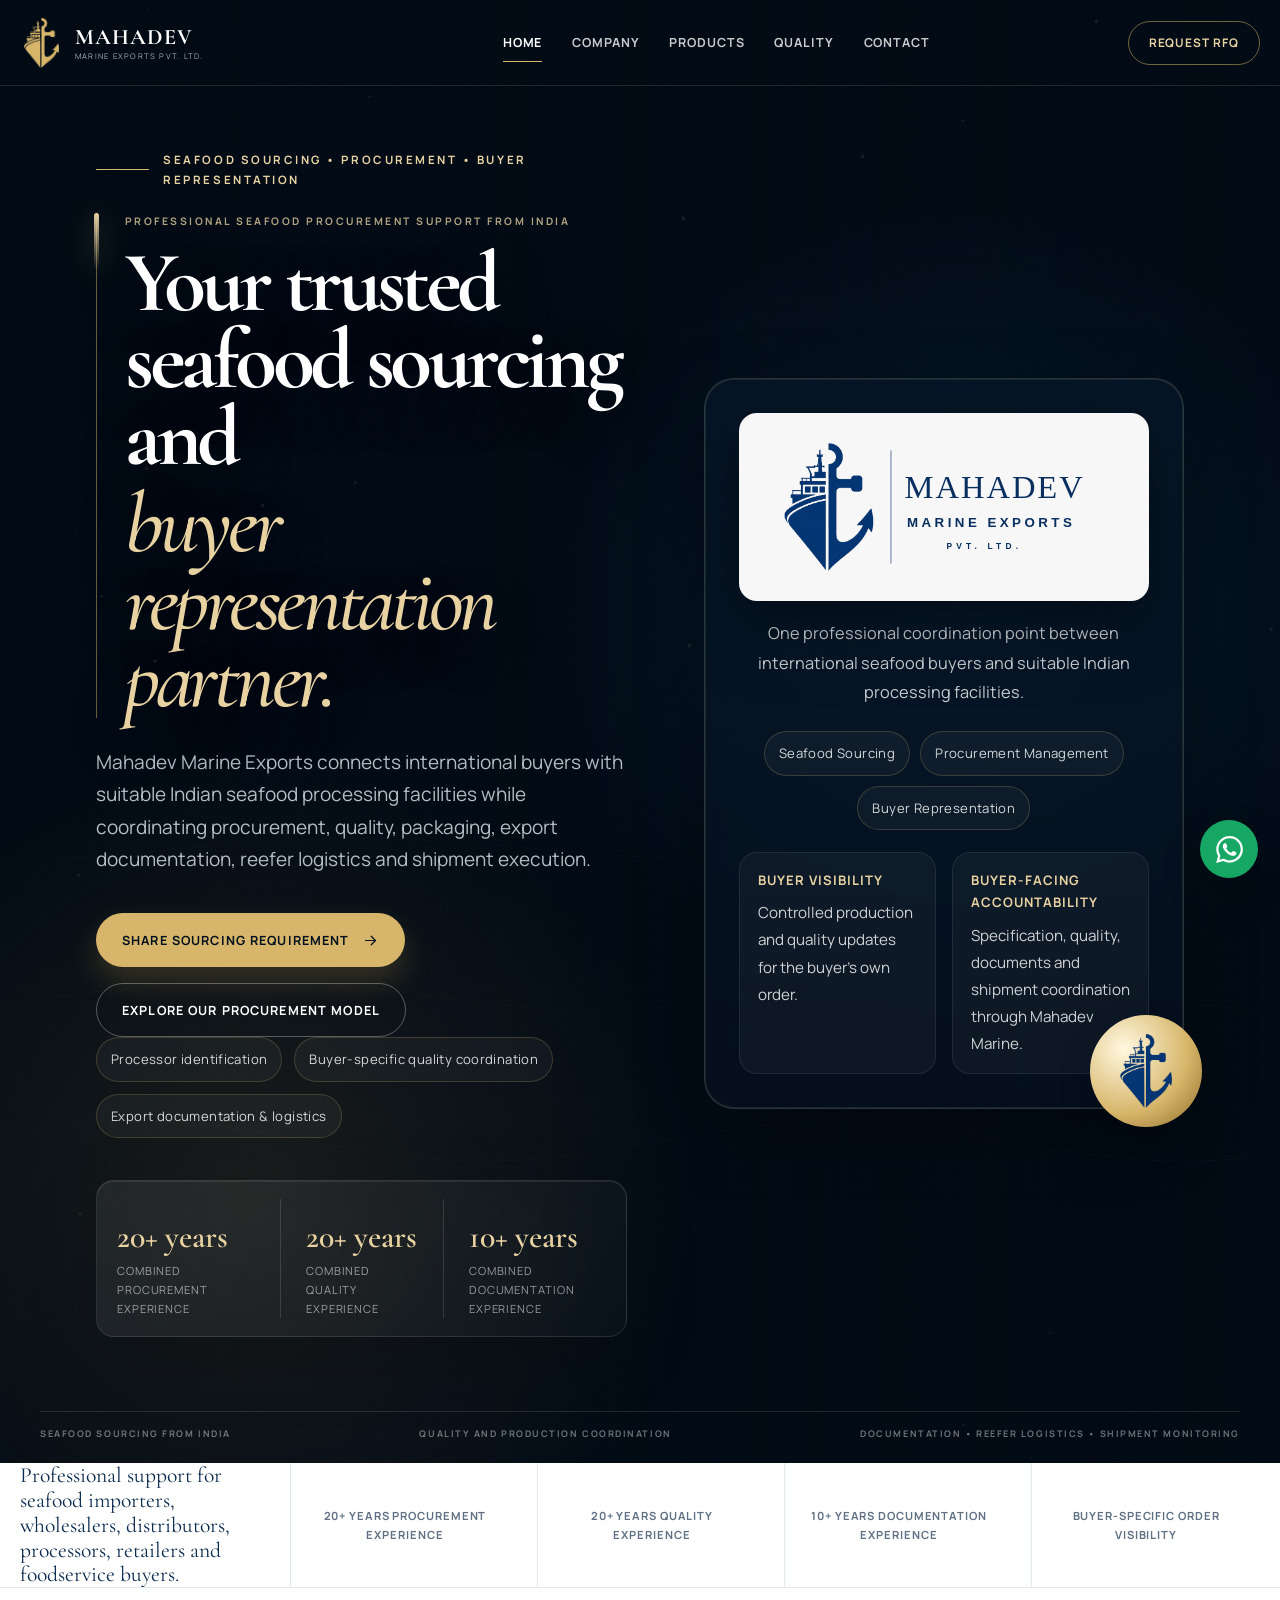
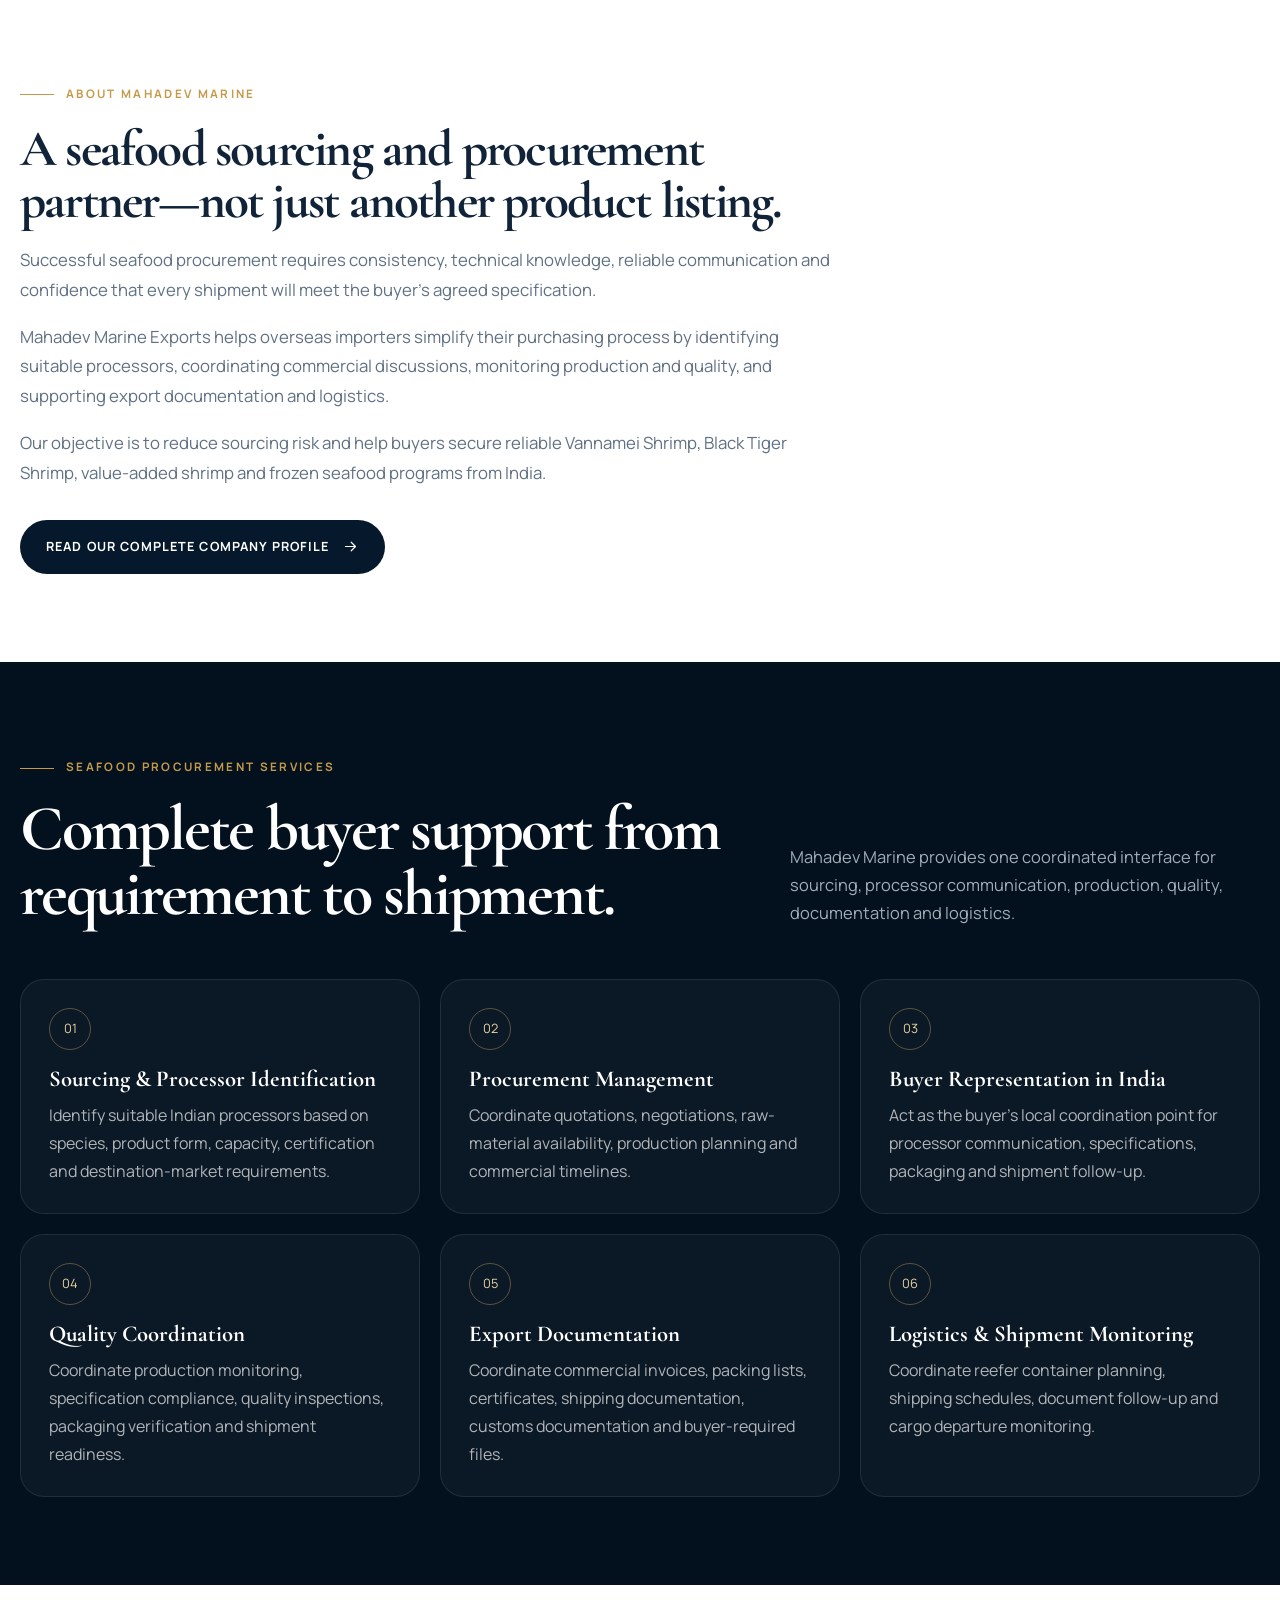
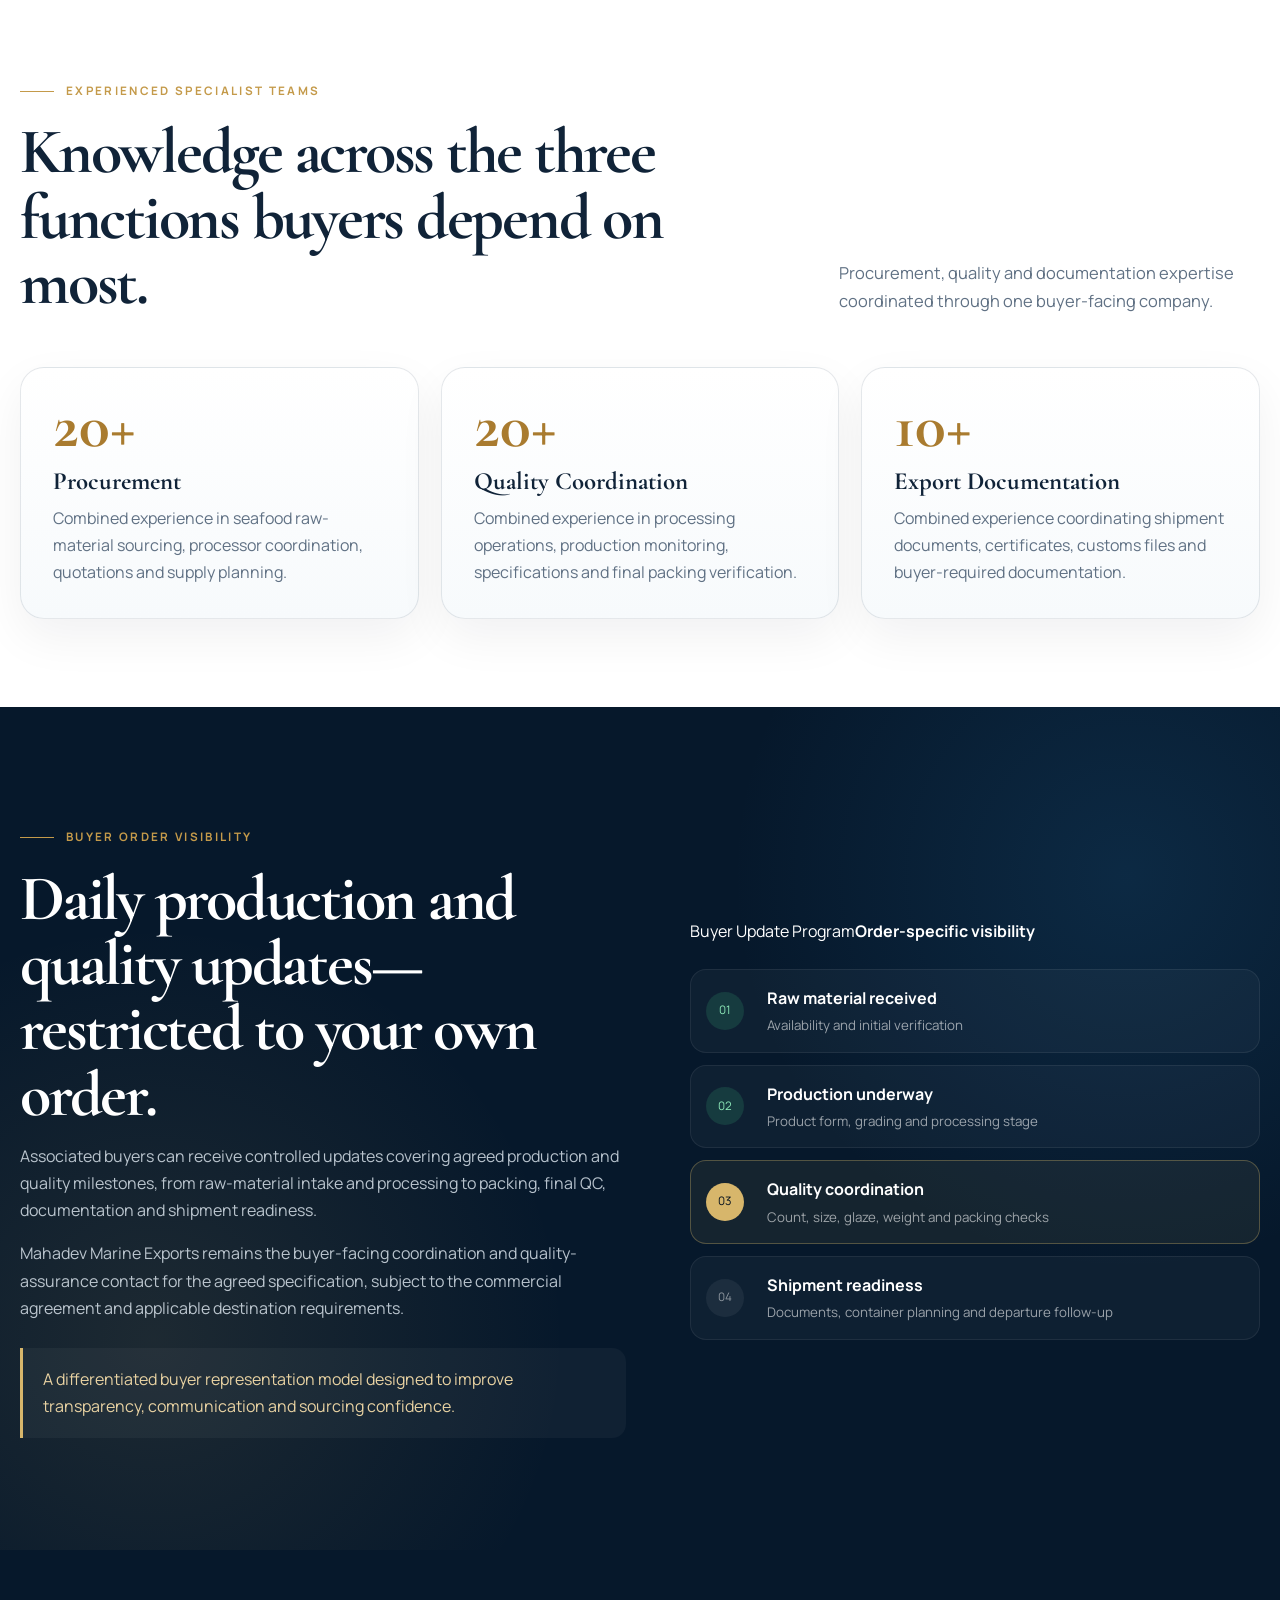
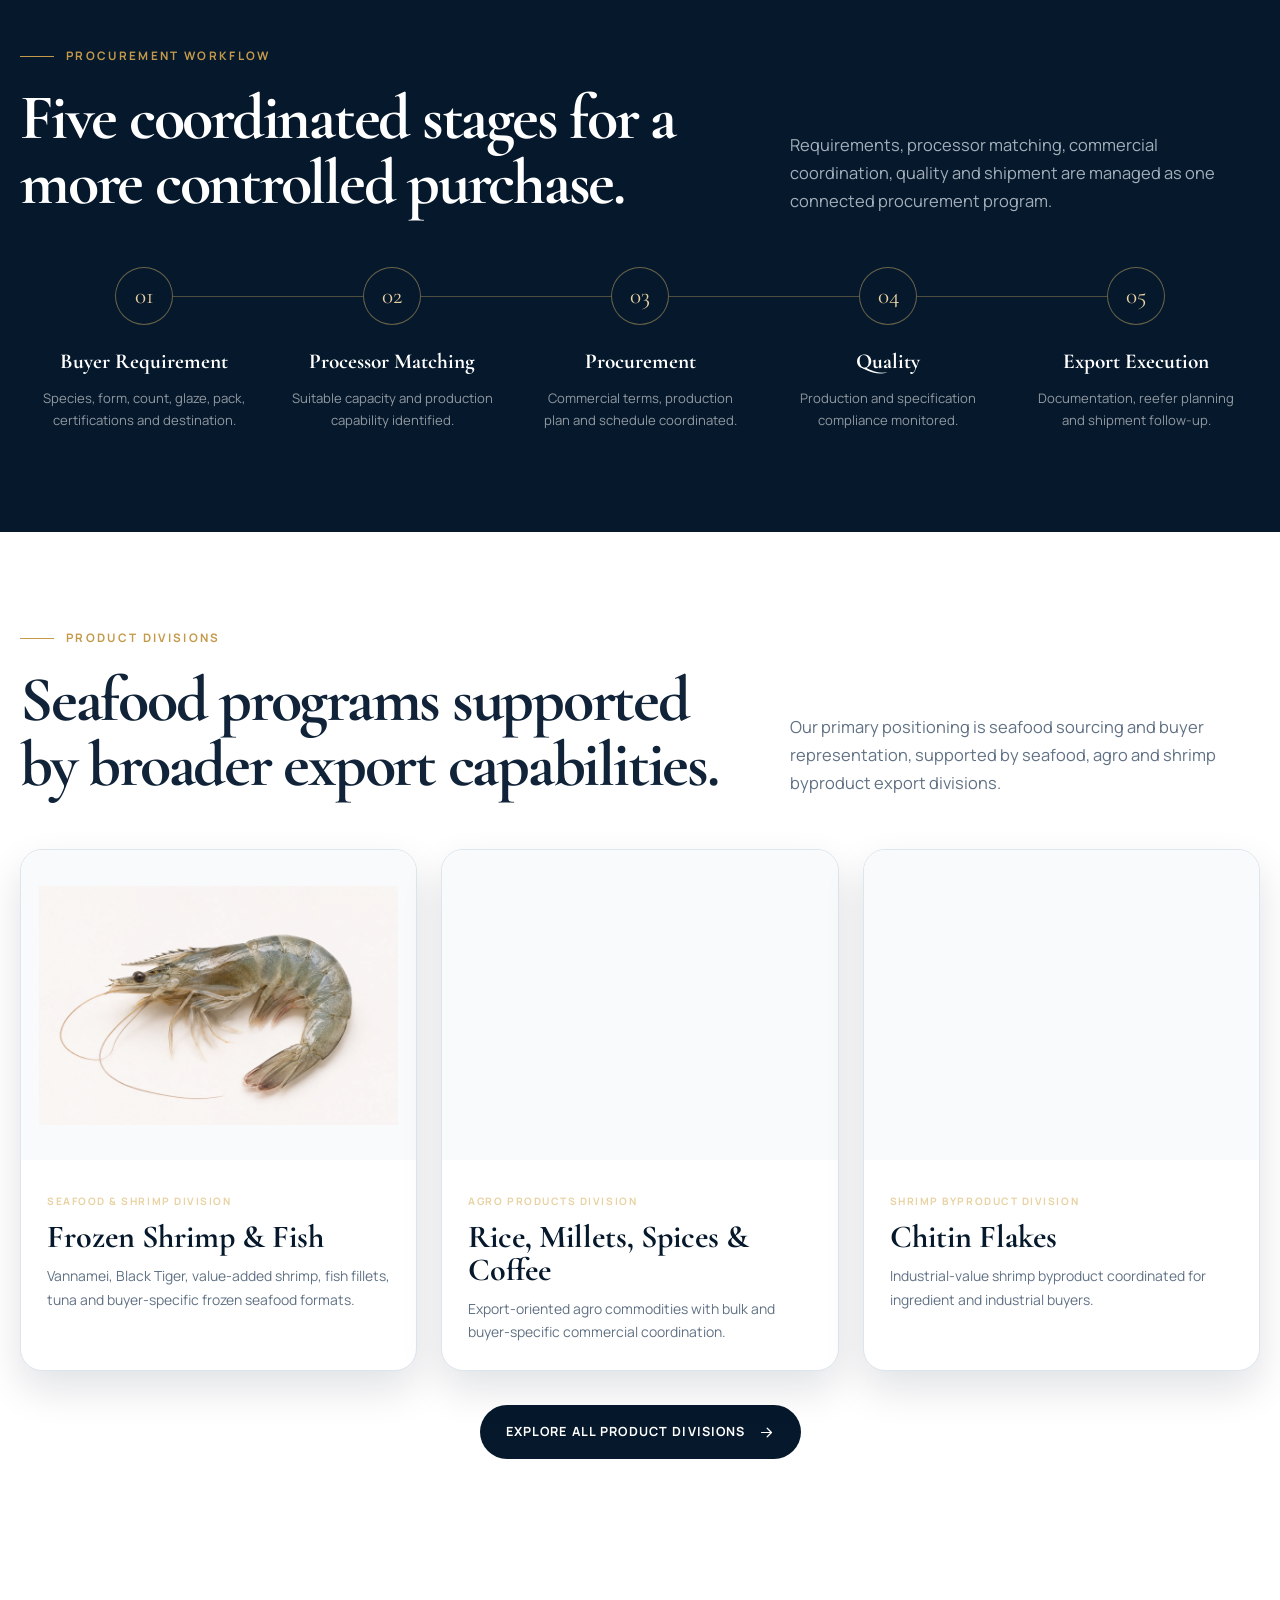
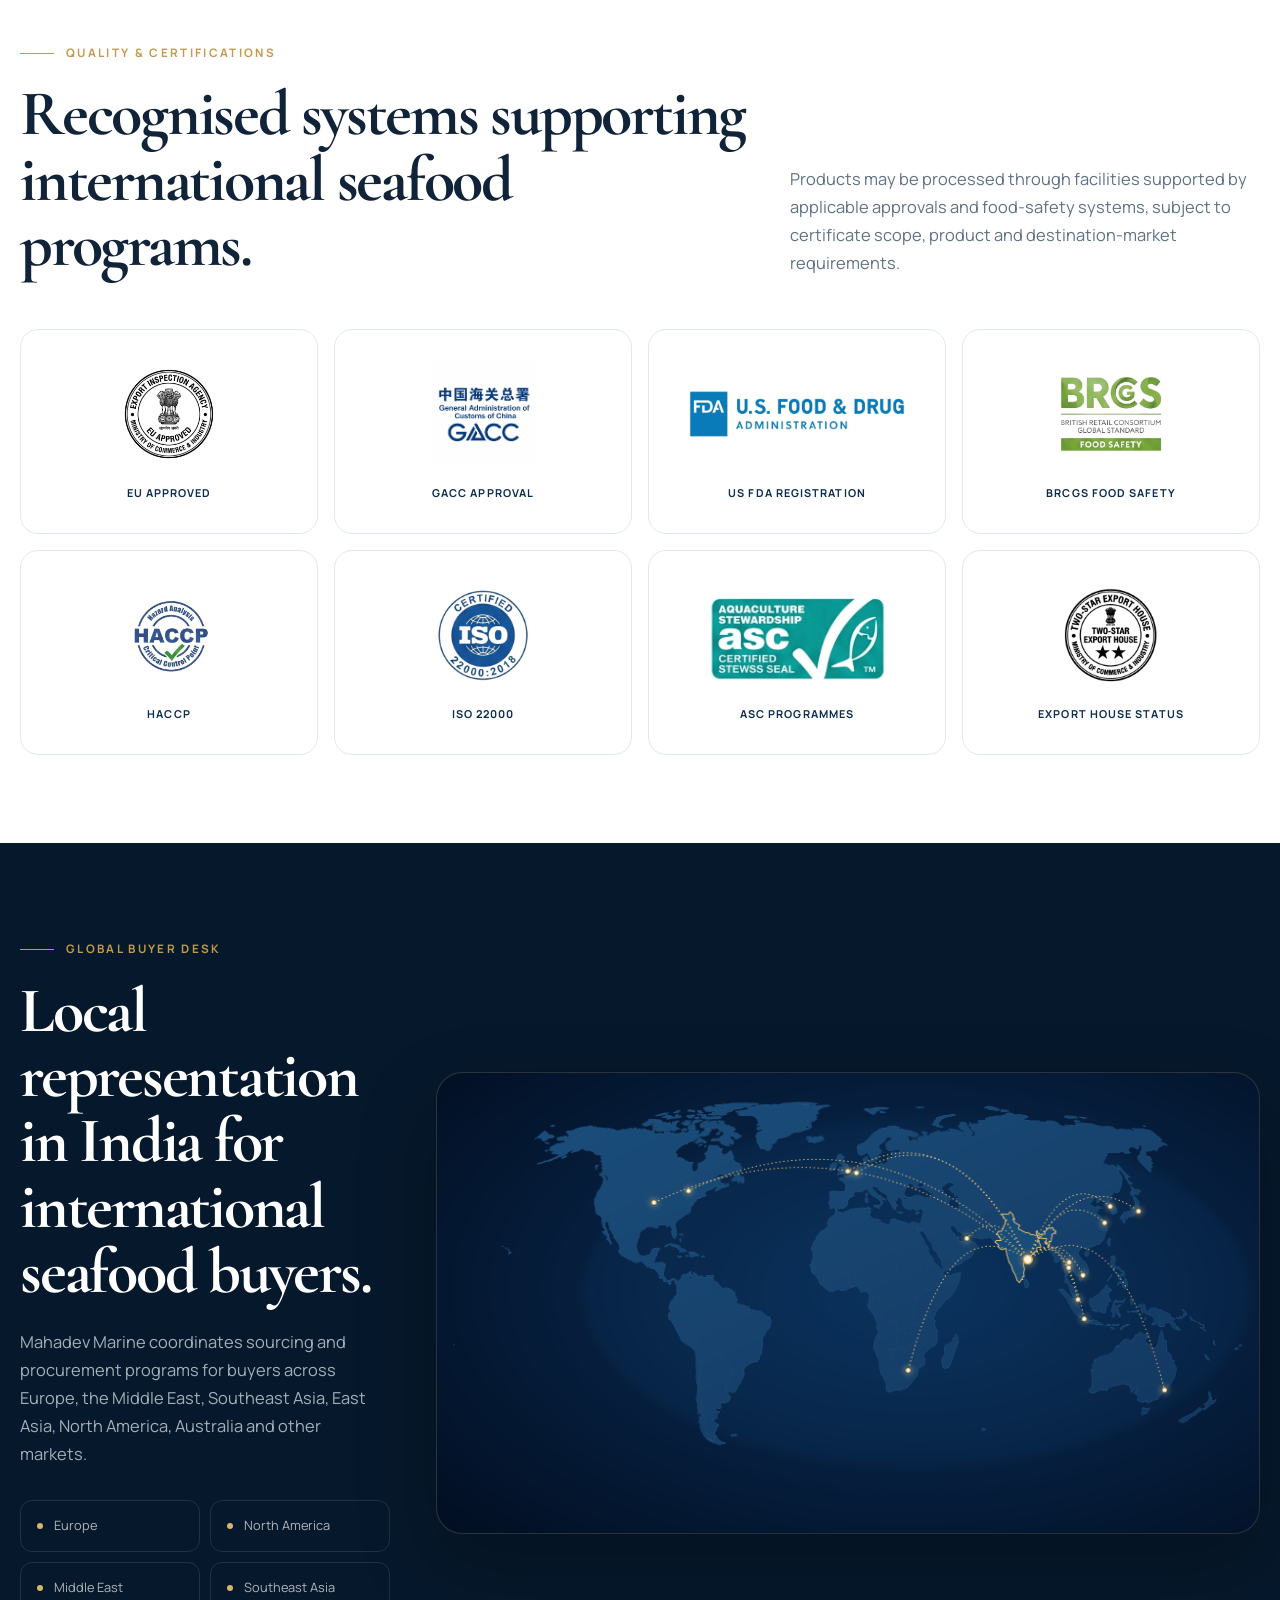
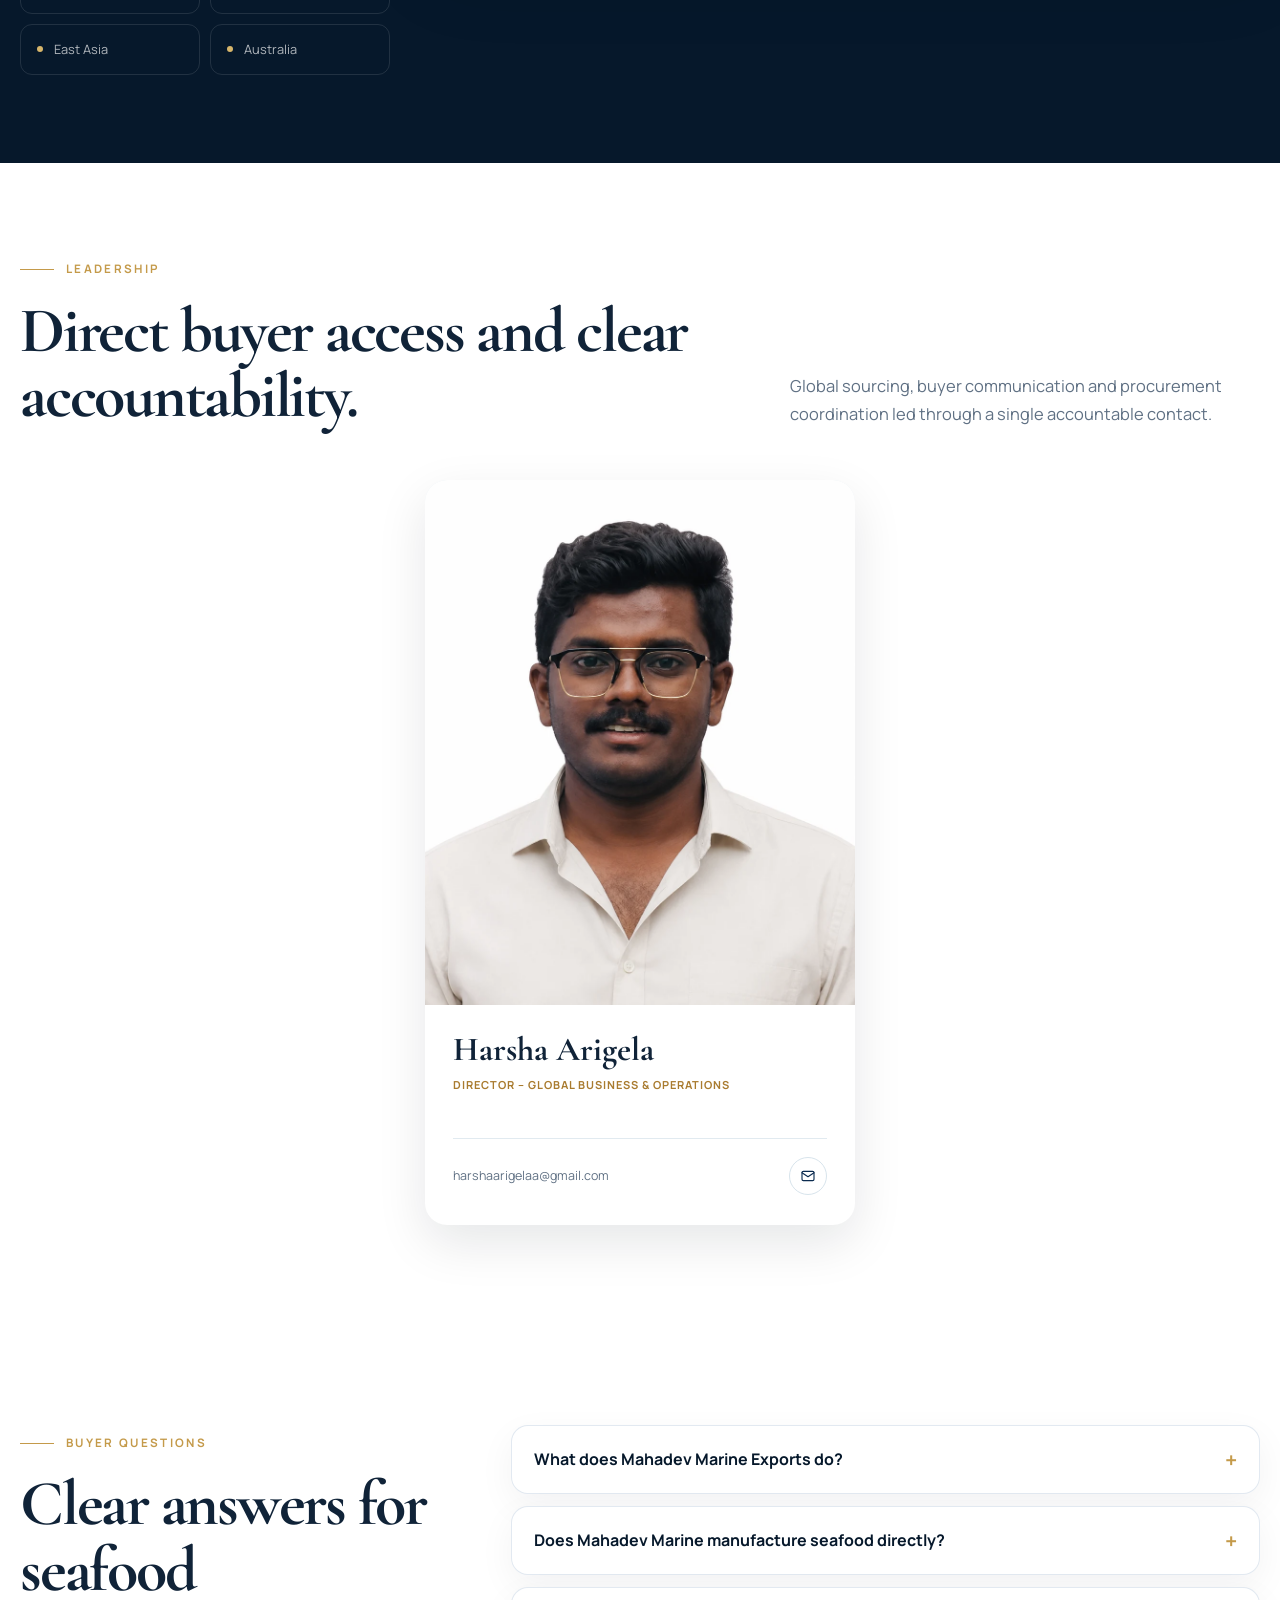
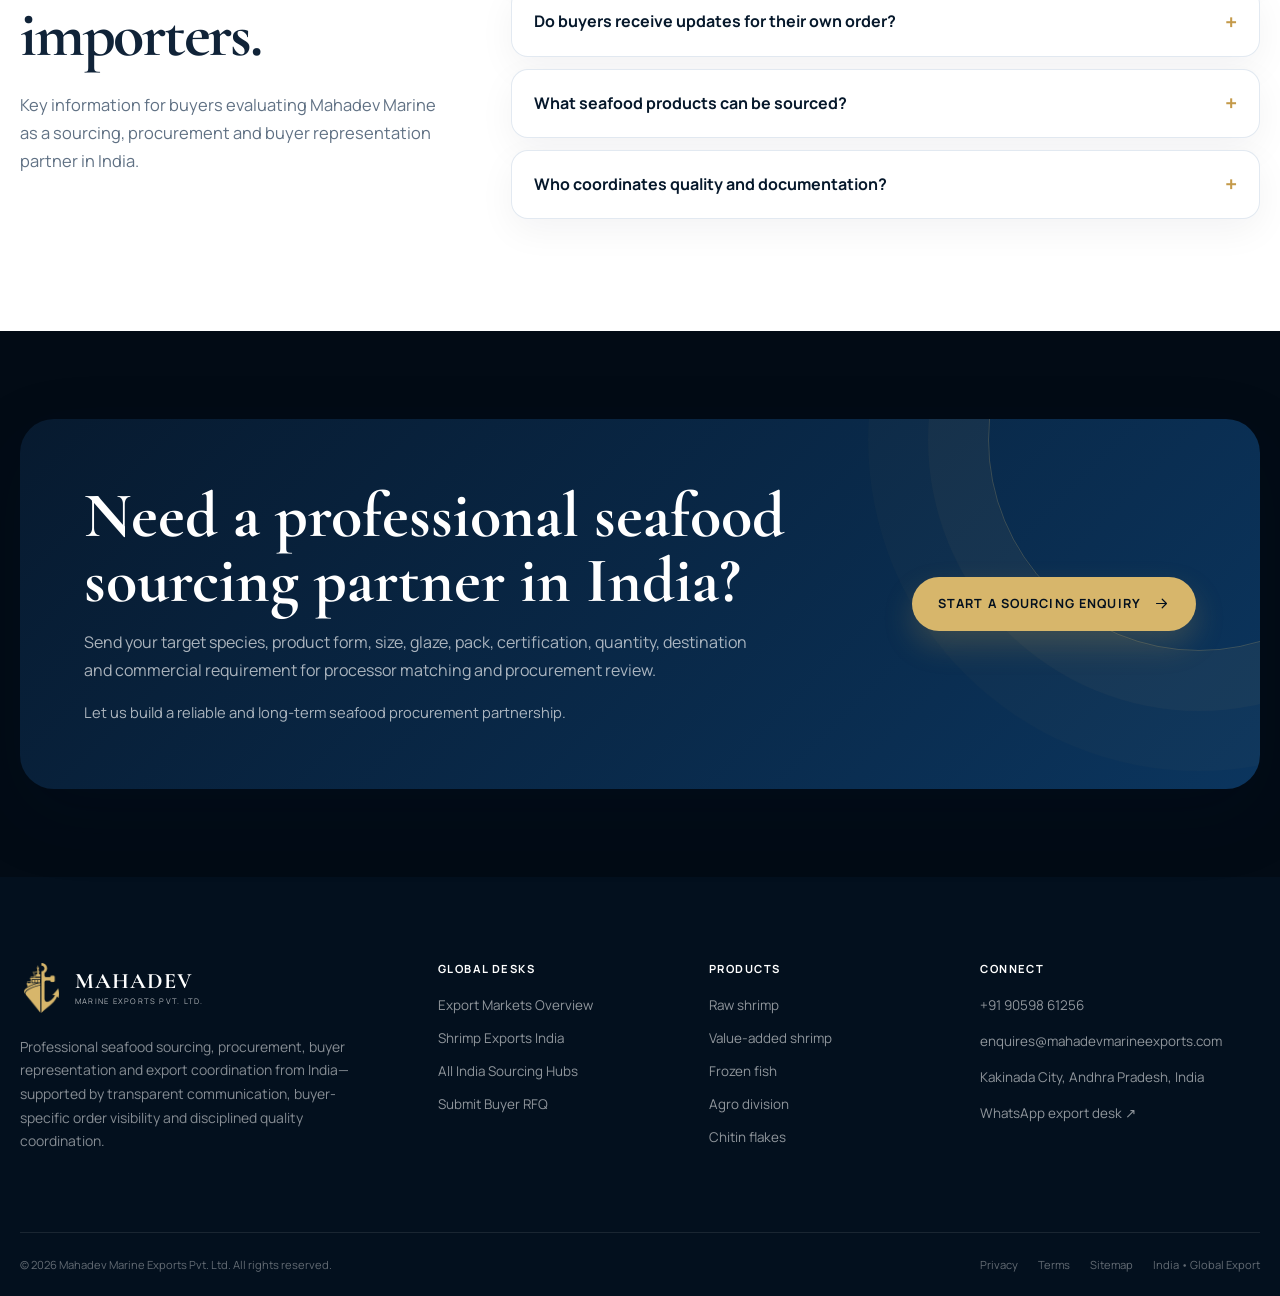
<file: index.html>
<!DOCTYPE html>

<html lang="en"><head>
<!-- Google tag (gtag.js) -->
<script async src="https://www.googletagmanager.com/gtag/js?id=G-32NT4Y2S3R"></script>
<script>
  window.dataLayer = window.dataLayer || [];
  function gtag(){dataLayer.push(arguments);}
  gtag('js', new Date());

  gtag('config', 'G-32NT4Y2S3R');
</script>
<link href="https://fonts.googleapis.com" rel="preconnect"/><link crossorigin="" href="https://fonts.gstatic.com" rel="preconnect"/>
<meta charset="utf-8"/><meta content="width=device-width,initial-scale=1" name="viewport"/>
<title>Mahadev Marine Exports | Seafood Sourcing, Procurement &amp; Buyer Representation India</title><meta content="Mahadev Marine Exports connects international seafood buyers with suitable Indian processors and provides seafood sourcing, procurement, buyer representation, quality coordination, export documentation and logistics support." name="description"/>
<meta content="#03101e" name="theme-color"/><meta content="index,follow,max-image-preview:large,max-snippet:-1,max-video-preview:-1" name="robots"/>
<link href="favicon.png" rel="icon"/><link href="assets/images/brand/app-icon.png" rel="apple-touch-icon"/>
<link href="manifest.webmanifest" rel="manifest"/><link href="assets/css/site.css" rel="stylesheet"/>
<meta content="website" property="og:type"/><meta content="Mahadev Marine Exports | Seafood Sourcing &amp; Buyer Representation India" property="og:title"/><meta content="Mahadev Marine Exports connects international seafood buyers with suitable Indian processors and provides seafood sourcing, procurement, buyer representation, quality coordination, export documentation and logistics support." property="og:description"/><meta content="https://mahadevmarineexports.com/assets/images/facility/processing-facility.webp" property="og:image"/>
<meta content="https://mahadevmarineexports.com/" property="og:url"/>
<meta content="seafood sourcing company India, seafood procurement partner India, seafood buyer representation India, shrimp sourcing agent India, Vannamei shrimp procurement, Black Tiger shrimp sourcing, seafood processing facility India, seafood quality assurance coordination, export documentation seafood, seafood export USA Europe Middle East Japan" name="keywords"/><meta content="Mahadev Marine Exports Pvt. Ltd." name="author"/><meta content="Mahadev Marine Exports Pvt. Ltd." name="publisher"/><meta content="index,follow,max-image-preview:large,max-snippet:-1,max-video-preview:-1" name="googlebot"/><meta content="index,follow,max-image-preview:large,max-snippet:-1,max-video-preview:-1" name="bingbot"/><meta content="IN-AP" name="geo.region"/><meta content="Kakinada, Andhra Pradesh, India" name="geo.placename"/>
<meta content="16.989065;82.247467" name="geo.position"/><meta content="16.989065, 82.247467" name="ICBM"/>
<meta content="telephone=yes" name="format-detection"/><meta content="Mahadev Marine Exports" property="og:site_name"/><meta content="en_IN" property="og:locale"/><meta content="summary_large_image" name="twitter:card"/><meta content="Mahadev Marine Exports | Seafood Sourcing &amp; Procurement Partner India" name="twitter:title"/><meta content="Mahadev Marine Exports connects international seafood buyers with suitable Indian processors and provides seafood sourcing, procurement, buyer representation, quality coordination, export documentation and logistics support." name="twitter:description"/><meta content="https://mahadevmarineexports.com/assets/images/facility/processing-facility.webp" name="twitter:image"/><link href="https://mahadevmarineexports.com/" rel="canonical"/><link href="https://mahadevmarineexports.com/" hreflang="x-default" rel="alternate"/><link href="https://mahadevmarineexports.com/" hreflang="en" rel="alternate"/><link href="https://mahadevmarineexports.com/" hreflang="en-us" rel="alternate"/><link href="https://mahadevmarineexports.com/" hreflang="en-gb" rel="alternate"/><link href="https://mahadevmarineexports.com/" hreflang="en-in" rel="alternate"/><link href="/llms.txt" rel="alternate" title="LLM site summary" type="text/plain"/><script type="application/ld+json">{"@context":"https://schema.org","@graph":[{"@type":"Corporation","@id":"https://mahadevmarineexports.com/#organization","name":"Mahadev Marine Exports Pvt. Ltd.","alternateName":["Mahadev Marine Exports","MME"],"url":"https://mahadevmarineexports.com/","description":"Indian seafood sourcing, procurement and buyer representation company connecting international buyers with suitable seafood processing facilities and coordinating quality, export documentation, logistics and shipment execution.","email":"enquires@mahadevmarineexports.com","telephone":"+91-9059861256","logo":"https://mahadevmarineexports.com/assets/images/brand/logo-full.svg","image":"https://mahadevmarineexports.com/assets/images/facility/processing-facility.webp","address":{"@type":"PostalAddress","streetAddress":"Kakinada City","addressLocality":"Kakinada","addressRegion":"Andhra Pradesh","addressCountry":"IN"},"areaServed":["United States","European Union","United Kingdom","Middle East","Southeast Asia","East Asia","North America","Australia","All India"],"knowsAbout":["Seafood sourcing India","Seafood procurement India","Seafood buyer representation India","Vannamei shrimp sourcing","Black Tiger shrimp sourcing","Frozen seafood procurement","Seafood processor identification","Seafood supplier evaluation","Seafood quality coordination","Seafood production monitoring","Seafood private label support","Export documentation coordination","Reefer container planning","Seafood logistics coordination","Buyer-specific production updates","Rice export","Millet export","Spice export","Coffee bean export","Chitin flakes export"],"founder":{"@type":"Person","name":"Harsha Arigela"}},{"@type":"WebSite","@id":"https://mahadevmarineexports.com/#website","name":"Mahadev Marine Exports","url":"https://mahadevmarineexports.com/","publisher":{"@id":"https://mahadevmarineexports.com/#organization"},"inLanguage":"en-IN","description":"Official website of Mahadev Marine Exports Pvt. Ltd., a seafood sourcing, procurement and buyer representation company from India."},{"@type":"WebPage","@id":"https://mahadevmarineexports.com/#webpage","url":"https://mahadevmarineexports.com/","name":"Mahadev Marine Exports | Seafood Sourcing, Procurement & Buyer Representation India","description":"Mahadev Marine Exports connects international seafood buyers with suitable Indian processors and provides seafood sourcing, procurement, buyer representation, quality coordination, export documentation and logistics support.","isPartOf":{"@id":"https://mahadevmarineexports.com/#website"},"about":{"@id":"https://mahadevmarineexports.com/#organization"},"inLanguage":"en-IN"},{"@type":"Service","@id":"https://mahadevmarineexports.com/#seafood-sourcing-service","name":"Seafood Sourcing, Procurement and Buyer Representation in India","provider":{"@id":"https://mahadevmarineexports.com/#organization"},"areaServed":["Europe","Middle East","Southeast Asia","East Asia","North America","Australia","All India"],"serviceType":["Seafood sourcing","Procurement management","Buyer representation in India","Processor identification","Supplier evaluation","Quality assurance coordination","Export documentation coordination","Shipping and logistics coordination","Reefer container planning","Shipment monitoring"],"description":"Professional procurement support connecting international seafood buyers with suitable Indian seafood processing facilities."},{"@type":"ItemList","name":"Mahadev Marine seafood sourcing and procurement services","itemListElement":[{"@type":"ListItem","position":1,"name":"Seafood Sourcing"},{"@type":"ListItem","position":2,"name":"Procurement Management"},{"@type":"ListItem","position":3,"name":"Buyer Representation in India"},{"@type":"ListItem","position":4,"name":"Processor Identification and Supplier Evaluation"},{"@type":"ListItem","position":5,"name":"Production and Quality Coordination"},{"@type":"ListItem","position":6,"name":"Export Documentation Coordination"},{"@type":"ListItem","position":7,"name":"Shipping, Reefer Logistics and Shipment Monitoring"}]},{"@type":"FAQPage","mainEntity":[{"@type":"Question","name":"What does Mahadev Marine Exports do?","acceptedAnswer":{"@type":"Answer","text":"Mahadev Marine provides seafood sourcing, procurement management, buyer representation in India, processor identification, supplier evaluation, production and quality coordination, export documentation, reefer logistics and shipment monitoring."}},{"@type":"Question","name":"Do buyers receive production and quality updates for their own order?","acceptedAnswer":{"@type":"Answer","text":"Yes. Associated buyers can receive controlled production and quality updates specific to their own commercial order, subject to the agreed program."}},{"@type":"Question","name":"How much experience does the team have?","acceptedAnswer":{"@type":"Answer","text":"The procurement team has more than 20 years of combined experience, the quality coordination team has more than 20 years of combined experience, and the export documentation team has more than 10 years of combined experience."}},{"@type":"Question","name":"What seafood products can Mahadev Marine source?","acceptedAnswer":{"@type":"Answer","text":"Seafood sourcing programs can include Vannamei Shrimp, Black Tiger Shrimp, raw, cooked and value-added shrimp formats, frozen fish fillets and Yellowfin tuna loins."}}]}]}</script></head><body class="home-page"><a class="skip-link" href="#main">Skip to content</a><div aria-hidden="true" class="preloader"><div class="preloader-mark"><span class="preloader-line"></span></div></div><header class="site-header">
<div class="container nav-wrap">
<a aria-label="Mahadev Marine Exports home" class="brand" href="index.html">
<span aria-hidden="true" class="brand-mark"></span>
<span class="brand-copy"><strong>MAHADEV</strong><span>MARINE EXPORTS PVT. LTD.</span></span>
</a>
<nav aria-label="Primary navigation" class="nav-links">
<a class="active" href="index.html">Home</a>
<a href="about.html">Company</a>
<a href="products.html">Products</a>
<a href="quality.html">Quality</a>
<a href="contact.html">Contact</a>
</nav>
<div class="nav-actions">
<a class="header-cta" href="buyer-enquiry.html">Request RFQ</a>
<button aria-expanded="false" aria-label="Toggle navigation" class="menu-toggle"><span></span><span></span></button>
</div>
</div>
</header>
<main id="main">
<section class="hero hero-cinematic hero-refined procurement-hero">
<div aria-hidden="true" class="hero-bg-stage hero-bg-refined"></div>
<div aria-hidden="true" class="hero-cinematic-vignette"></div><div aria-hidden="true" class="hero-film-grain"></div><canvas aria-hidden="true" id="oceanCanvas"></canvas>
<div class="container hero-cinematic-grid hero-grid-premium">
<div class="hero-copy hero-copy-luxury">
<div class="hero-kicker reveal">Seafood Sourcing • Procurement • Buyer Representation</div>
<div class="hero-title-wrap"><span class="hero-edition reveal">Professional seafood procurement support from India</span><h1 class="reveal reveal-delay-1">Your trusted seafood sourcing and <span>buyer representation partner.</span></h1></div>
<p class="hero-description reveal reveal-delay-2">Mahadev Marine Exports connects international buyers with suitable Indian seafood processing facilities while coordinating procurement, quality, packaging, export documentation, reefer logistics and shipment execution.</p>
<div class="hero-actions reveal reveal-delay-3"><a class="btn btn-primary" href="contact.html#enquiry">Share sourcing requirement <svg aria-hidden="true" fill="none" stroke="currentColor" stroke-linecap="round" stroke-linejoin="round" stroke-width="1.7" viewbox="0 0 24 24"><path d="M5 12h14M13 6l6 6-6 6"></path></svg></a><a class="btn btn-outline" href="about.html">Explore our procurement model</a></div>
<div class="hero-quick-points reveal reveal-delay-3"><span>Processor identification</span><span>Buyer-specific quality coordination</span><span>Export documentation &amp; logistics</span></div>
<div class="hero-metrics reveal reveal-delay-3"><div class="hero-metric"><strong data-count="20" data-suffix="+ years">0</strong><span>Combined procurement experience</span></div><div class="hero-metric"><strong data-count="20" data-suffix="+ years">0</strong><span>Combined quality experience</span></div><div class="hero-metric"><strong data-count="10" data-suffix="+ years">0</strong><span>Combined documentation experience</span></div></div>
</div>
<div class="hero-brand-panel reveal from-right"><div class="hero-brand-shell"><img alt="Mahadev Marine Exports full logo" class="hero-logo-full" src="assets/images/brand/logo-full.svg"/><p class="hero-brand-text">One professional coordination point between international seafood buyers and suitable Indian processing facilities.</p><div class="hero-brand-pills"><span>Seafood Sourcing</span><span>Procurement Management</span><span>Buyer Representation</span></div><div class="hero-brand-mini-grid"><div class="mini-brand-card"><strong>Buyer Visibility</strong><span>Controlled production and quality updates for the buyer’s own order.</span></div><div class="mini-brand-card"><strong>Buyer-Facing Accountability</strong><span>Specification, quality, documents and shipment coordination through Mahadev Marine.</span></div></div></div><div class="hero-logo-badge"><img alt="Mahadev Marine logo mark" src="assets/images/brand/logo-mark.png"/></div></div>
</div>
<div class="hero-bottom-line"><span>Seafood sourcing from India</span><span>Quality and production coordination</span><span>Documentation • Reefer logistics • Shipment monitoring</span></div>
</section>
<section class="trust-strip compact-trust"><div class="container trust-inner"><div class="trust-label">Professional support for seafood importers, wholesalers, distributors, processors, retailers and foodservice buyers.</div><div class="trust-item">20+ years procurement experience</div><div class="trust-item">20+ years quality experience</div><div class="trust-item">10+ years documentation experience</div><div class="trust-item">Buyer-specific order visibility</div></div></section>
<section class="section section-white section-tight">
<div class="container procurement-intro">
<div class="copy-block reveal from-left"><div class="eyebrow">About Mahadev Marine</div><h2 class="section-title">A seafood sourcing and procurement partner—not just another product listing.</h2><p>Successful seafood procurement requires consistency, technical knowledge, reliable communication and confidence that every shipment will meet the buyer’s agreed specification.</p><p>Mahadev Marine Exports helps overseas importers simplify their purchasing process by identifying suitable processors, coordinating commercial discussions, monitoring production and quality, and supporting export documentation and logistics.</p><p>Our objective is to reduce sourcing risk and help buyers secure reliable Vannamei Shrimp, Black Tiger Shrimp, value-added shrimp and frozen seafood programs from India.</p><a class="btn btn-navy" href="about.html">Read our complete company profile <svg aria-hidden="true" fill="none" stroke="currentColor" stroke-linecap="round" stroke-linejoin="round" stroke-width="1.7" viewbox="0 0 24 24"><path d="M5 12h14M13 6l6 6-6 6"></path></svg></a></div>

</div>
</section>
<section class="section section-dark section-tight">
<div class="container"><div class="title-row"><div><div class="eyebrow">Seafood procurement services</div><h2 class="section-title">Complete buyer support from requirement to shipment.</h2></div><p class="section-intro">Mahadev Marine provides one coordinated interface for sourcing, processor communication, production, quality, documentation and logistics.</p></div>
<div class="service-grid-home"><article><span>01</span><h3>Sourcing &amp; Processor Identification</h3><p>Identify suitable Indian processors based on species, product form, capacity, certification and destination-market requirements.</p></article><article><span>02</span><h3>Procurement Management</h3><p>Coordinate quotations, negotiations, raw-material availability, production planning and commercial timelines.</p></article><article><span>03</span><h3>Buyer Representation in India</h3><p>Act as the buyer’s local coordination point for processor communication, specifications, packaging and shipment follow-up.</p></article><article><span>04</span><h3>Quality Coordination</h3><p>Coordinate production monitoring, specification compliance, quality inspections, packaging verification and shipment readiness.</p></article><article><span>05</span><h3>Export Documentation</h3><p>Coordinate commercial invoices, packing lists, certificates, shipping documentation, customs documentation and buyer-required files.</p></article><article><span>06</span><h3>Logistics &amp; Shipment Monitoring</h3><p>Coordinate reefer container planning, shipping schedules, document follow-up and cargo departure monitoring.</p></article></div>
</div>
</section>
<section class="section section-white section-tight">
<div class="container"><div class="title-row"><div><div class="eyebrow">Experienced specialist teams</div><h2 class="section-title">Knowledge across the three functions buyers depend on most.</h2></div><p class="section-intro">Procurement, quality and documentation expertise coordinated through one buyer-facing company.</p></div><div class="expertise-summary-grid"><article><strong>20+</strong><h3>Procurement</h3><p>Combined experience in seafood raw-material sourcing, processor coordination, quotations and supply planning.</p></article><article><strong>20+</strong><h3>Quality Coordination</h3><p>Combined experience in processing operations, production monitoring, specifications and final packing verification.</p></article><article><strong>10+</strong><h3>Export Documentation</h3><p>Combined experience coordinating shipment documents, certificates, customs files and buyer-required documentation.</p></article></div></div>
</section>
<section class="section buyer-visibility-section">
<div class="container buyer-visibility-grid"><div class="buyer-visibility-copy reveal from-left"><div class="eyebrow">Buyer order visibility</div><h2 class="section-title">Daily production and quality updates—restricted to your own order.</h2><p>Associated buyers can receive controlled updates covering agreed production and quality milestones, from raw-material intake and processing to packing, final QC, documentation and shipment readiness.</p><p>Mahadev Marine Exports remains the buyer-facing coordination and quality-assurance contact for the agreed specification, subject to the commercial agreement and applicable destination requirements.</p><div class="buyer-visibility-note">A differentiated buyer representation model designed to improve transparency, communication and sourcing confidence.</div></div><div class="buyer-portal-card reveal from-right"><div class="portal-head"><span>Buyer Update Program</span><strong>Order-specific visibility</strong></div><ul class="update-timeline"><li class="complete"><span>01</span><div><strong>Raw material received</strong><small>Availability and initial verification</small></div></li><li class="complete"><span>02</span><div><strong>Production underway</strong><small>Product form, grading and processing stage</small></div></li><li class="active"><span>03</span><div><strong>Quality coordination</strong><small>Count, size, glaze, weight and packing checks</small></div></li><li><span>04</span><div><strong>Shipment readiness</strong><small>Documents, container planning and departure follow-up</small></div></li></ul></div></div>
</section>
<section class="section section-navy section-tight">
<div class="container"><div class="title-row"><div><div class="eyebrow">Procurement workflow</div><h2 class="section-title">Five coordinated stages for a more controlled purchase.</h2></div><p class="section-intro">Requirements, processor matching, commercial coordination, quality and shipment are managed as one connected procurement program.</p></div><div class="process-line procurement-process"><article class="process-step"><div class="process-number">01</div><h3>Buyer Requirement</h3><p>Species, form, count, glaze, pack, certifications and destination.</p></article><article class="process-step"><div class="process-number">02</div><h3>Processor Matching</h3><p>Suitable capacity and production capability identified.</p></article><article class="process-step"><div class="process-number">03</div><h3>Procurement</h3><p>Commercial terms, production plan and schedule coordinated.</p></article><article class="process-step"><div class="process-number">04</div><h3>Quality</h3><p>Production and specification compliance monitored.</p></article><article class="process-step"><div class="process-number">05</div><h3>Export Execution</h3><p>Documentation, reefer planning and shipment follow-up.</p></article></div></div>
</section>
<section class="section section-white section-tight">
<div class="container"><div class="title-row"><div><div class="eyebrow">Product divisions</div><h2 class="section-title">Seafood programs supported by broader export capabilities.</h2></div><p class="section-intro">Our primary positioning is seafood sourcing and buyer representation, supported by seafood, agro and shrimp byproduct export divisions.</p></div><div class="products-grid"><article class="product-card reveal"><img alt="Vannamei shrimp sourcing and procurement" decoding="async" height="1024" loading="lazy" src="assets/images/products/vannamei-hoso.webp" width="1536"/><span class="product-arrow"></span><div class="product-content"><span class="product-tag">Seafood &amp; shrimp division</span><h3>Frozen Shrimp &amp; Fish</h3><p>Vannamei, Black Tiger, value-added shrimp, fish fillets, tuna and buyer-specific frozen seafood formats.</p></div></article><article class="product-card reveal reveal-delay-1"><img alt="Rice and millet agro export division" decoding="async" height="1086" loading="lazy" src="assets/images/products/agro-rice.webp" width="1448"/><span class="product-arrow"></span><div class="product-content"><span class="product-tag">Agro products division</span><h3>Rice, Millets, Spices &amp; Coffee</h3><p>Export-oriented agro commodities with bulk and buyer-specific commercial coordination.</p></div></article><article class="product-card reveal reveal-delay-2"><img alt="Chitin flakes shrimp byproduct" decoding="async" height="1086" loading="lazy" src="assets/images/products/chitin-flakes.webp" width="1448"/><span class="product-arrow"></span><div class="product-content"><span class="product-tag">Shrimp byproduct division</span><h3>Chitin Flakes</h3><p>Industrial-value shrimp byproduct coordinated for ingredient and industrial buyers.</p></div></article></div><div class="center" style="margin-top:34px"><a class="btn btn-navy" href="products.html">Explore all product divisions <svg aria-hidden="true" fill="none" stroke="currentColor" stroke-linecap="round" stroke-linejoin="round" stroke-width="1.7" viewbox="0 0 24 24"><path d="M5 12h14M13 6l6 6-6 6"></path></svg></a></div></div>
</section>
<section class="section section-white section-tight">
<div class="container"><div class="title-row"><div><div class="eyebrow">Quality &amp; certifications</div><h2 class="section-title">Recognised systems supporting international seafood programs.</h2></div><p class="section-intro">Products may be processed through facilities supported by applicable approvals and food-safety systems, subject to certificate scope, product and destination-market requirements.</p></div><div class="cert-grid cert-grid-home"><article class="cert-card reveal"><img alt="EU approved processing facility logo" loading="lazy" src="assets/images/certifications/eia-eu-approved.webp"/><strong>EU Approved</strong></article><article class="cert-card reveal reveal-delay-1"><img alt="General Administration of Customs of China GACC logo" loading="lazy" src="assets/images/certifications/gacc.webp"/><strong>GACC Approval</strong></article><article class="cert-card reveal reveal-delay-2"><img alt="United States Food and Drug Administration logo" loading="lazy" src="assets/images/certifications/usfda.webp"/><strong>US FDA Registration</strong></article><article class="cert-card reveal reveal-delay-3"><img alt="BRCGS Food Safety logo" loading="lazy" src="assets/images/certifications/brcgs.webp"/><strong>BRCGS Food Safety</strong></article><article class="cert-card reveal"><img alt="HACCP food safety logo" loading="lazy" src="assets/images/certifications/haccp.webp"/><strong>HACCP</strong></article><article class="cert-card reveal reveal-delay-1"><img alt="ISO 22000 food safety management logo" loading="lazy" src="assets/images/certifications/iso-22000.webp"/><strong>ISO 22000</strong></article><article class="cert-card reveal reveal-delay-2"><img alt="Aquaculture Stewardship Council logo" loading="lazy" src="assets/images/certifications/asc.webp"/><strong>ASC Programmes</strong></article><article class="cert-card reveal reveal-delay-3"><img alt="Government recognised export house status logo" loading="lazy" src="assets/images/certifications/two-star-export-house.webp"/><strong>Export House Status</strong></article></div></div>
</section>
<section class="section section-navy section-tight"><div class="container world-panel map-panel-wrap"><div class="reveal from-left"><div class="eyebrow">Global buyer desk</div><h2 class="section-title">Local representation in India for international seafood buyers.</h2><p class="section-intro">Mahadev Marine coordinates sourcing and procurement programs for buyers across Europe, the Middle East, Southeast Asia, East Asia, North America, Australia and other markets.</p><div class="market-list"><div class="market-item">Europe</div><div class="market-item">North America</div><div class="market-item">Middle East</div><div class="market-item">Southeast Asia</div><div class="market-item">East Asia</div><div class="market-item">Australia</div></div></div><div aria-hidden="true" class="buyer-map-panel reveal from-right"><img alt="World map showing international buyer markets linked with India" class="buyer-map-image" decoding="async" height="941" src="assets/images/brand/global-buyer-map.png" width="1680"/></div></div></section>
<section class="section section-white section-tight"><div class="container"><div class="title-row"><div><div class="eyebrow">Leadership</div><h2 class="section-title">Direct buyer access and clear accountability.</h2></div><p class="section-intro">Global sourcing, buyer communication and procurement coordination led through a single accountable contact.</p></div><div class="leadership-grid single-leader"><article class="leader-card reveal"><div class="leader-photo"><img alt="Harsha Arigela, Director of Global Business and Operations" decoding="async" height="1125" loading="lazy" src="assets/images/leadership/harsha-arigela.webp" width="900"/></div><div class="leader-info"><h3>Harsha Arigela</h3><div class="leader-role">Director – Global Business &amp; Operations</div><div class="leader-contact"><a href="mailto:harshaarigelaa@gmail.com">harshaarigelaa@gmail.com</a><a aria-label="Email Harsha Arigela" class="circle-link" href="mailto:harshaarigelaa@gmail.com"><svg aria-hidden="true" fill="none" stroke="currentColor" stroke-linecap="round" stroke-linejoin="round" stroke-width="1.7" viewbox="0 0 24 24"><rect height="14" rx="2" width="18" x="3" y="5"></rect><path d="m3 7 9 6 9-6"></path></svg></a></div></div></article></div></div></section>
<section class="section section-white" id="faq"><div class="container faq-layout"><div><div class="eyebrow">Buyer questions</div><h2 class="section-title">Clear answers for seafood importers.</h2><p class="section-intro">Key information for buyers evaluating Mahadev Marine as a sourcing, procurement and buyer representation partner in India.</p></div><div class="faq-list"><details class="faq-item"><summary>What does Mahadev Marine Exports do?</summary><div><p>Mahadev Marine provides seafood sourcing, procurement management, buyer representation in India, processor identification, supplier evaluation, production and quality coordination, export documentation, reefer logistics and shipment monitoring.</p></div></details><details class="faq-item"><summary>Does Mahadev Marine manufacture seafood directly?</summary><div><p>Mahadev Marine coordinates buyer requirements through suitable seafood processing facilities. Facility selection, certification scope and production capability are matched to the buyer’s product and destination-market requirements.</p></div></details><details class="faq-item"><summary>Do buyers receive updates for their own order?</summary><div><p>Yes. Associated buyers can receive controlled production and quality updates specific to their own commercial order, subject to the agreed program.</p></div></details><details class="faq-item"><summary>What seafood products can be sourced?</summary><div><p>Programs can include Vannamei Shrimp, Black Tiger Shrimp, HOSO, HLSO, EZ Peel, PD, PDTO, PUD, butterfly shrimp, cooked shrimp, shrimp skewers, frozen fish fillets and Yellowfin tuna loins.</p></div></details><details class="faq-item"><summary>Who coordinates quality and documentation?</summary><div><p>Mahadev Marine acts as the buyer-facing coordination contact for the agreed specification, quality checks, packaging, export documentation and shipment execution, subject to the commercial agreement.</p></div></details></div></div></section>
<section class="section section-tight"><div class="container"><div class="cta-panel reveal"><div><h2>Need a professional seafood sourcing partner in India?</h2><p>Send your target species, product form, size, glaze, pack, certification, quantity, destination and commercial requirement for processor matching and procurement review.</p><p class="small-note">Let us build a reliable and long-term seafood procurement partnership.</p></div><a class="btn btn-primary" href="contact.html#enquiry">Start a sourcing enquiry <svg aria-hidden="true" fill="none" stroke="currentColor" stroke-linecap="round" stroke-linejoin="round" stroke-width="1.7" viewbox="0 0 24 24"><path d="M5 12h14M13 6l6 6-6 6"></path></svg></a></div></div></section>
</main>
<footer class="site-footer">
<div class="container footer-main">
<div class="footer-brand">
<a class="brand" href="index.html"><span aria-hidden="true" class="brand-mark"></span><span class="brand-copy"><strong>MAHADEV</strong><span>MARINE EXPORTS PVT. LTD.</span></span></a>
<p>Professional seafood sourcing, procurement, buyer representation and export coordination from India—supported by transparent communication, buyer-specific order visibility and disciplined quality coordination.</p>
</div>
<div>
<h3 class="footer-title">Global Desks</h3>
<div class="footer-links">
<a href="export-markets.html">Export Markets Overview</a>
<a href="shrimp-exports-india.html">Shrimp Exports India</a>
<a href="india-seafood-sourcing.html">All India Sourcing Hubs</a>
<a href="buyer-enquiry.html">Submit Buyer RFQ</a>
</div>
</div>
<div>
<h3 class="footer-title">Products</h3>
<div class="footer-links">
<a href="products.html#raw-shrimp">Raw shrimp</a>
<a href="products.html#value-added">Value-added shrimp</a>
<a href="products.html#fish">Frozen fish</a>
<a href="products.html#agro-division">Agro division</a>
<a href="products.html#shrimp-byproducts">Chitin flakes</a>
</div>
</div>
<div>
<h3 class="footer-title">Connect</h3>
<div class="footer-contact">
<a href="tel:+919059861256">+91 90598 61256</a>
<a href="mailto:enquires@mahadevmarineexports.com">enquires@mahadevmarineexports.com</a>
<address>Kakinada City, Andhra Pradesh, India</address>
<a href="https://wa.me/919059861256" rel="noopener" target="_blank">WhatsApp export desk ↗</a>
</div>
</div>
</div>
<div class="container footer-bottom">
<span>© 2026 Mahadev Marine Exports Pvt. Ltd. All rights reserved.</span>
<div class="footer-legal">
<a href="privacy.html">Privacy</a>
<a href="terms.html">Terms</a>
<a href="sitemap.xml">Sitemap</a>
<span>India • Global Export</span>
</div>
</div>
</footer><a aria-label="Chat with Mahadev on WhatsApp" class="whatsapp-float" href="https://wa.me/919059861256?text=Hello%20Mahadev%20Marine%20Exports%2C%20I%20would%20like%20to%20discuss%20an%20export%20requirement." rel="noopener" target="_blank"><svg aria-hidden="true" fill="currentColor" viewbox="0 0 24 24"><path d="M20.5 3.5A11.8 11.8 0 0 0 12.08 0C5.55 0 .24 5.31.24 11.84c0 2.09.55 4.13 1.59 5.92L.14 23.94l6.32-1.66a11.8 11.8 0 0 0 5.62 1.43h.01c6.52 0 11.83-5.31 11.84-11.84 0-3.16-1.22-6.13-3.43-8.37Zm-8.42 18.2h-.01a9.82 9.82 0 0 1-5.01-1.37l-.36-.21-3.75.99 1-3.66-.24-.38a9.82 9.82 0 0 1-1.51-5.23c0-5.43 4.43-9.85 9.87-9.85 2.63 0 5.1 1.03 6.96 2.89a9.79 9.79 0 0 1 2.88 6.98c0 5.44-4.42 9.86-9.83 9.86Zm5.4-7.38c-.3-.15-1.75-.87-2.02-.97-.27-.1-.47-.15-.67.15-.2.3-.77.97-.94 1.17-.17.2-.35.22-.65.07-.3-.15-1.25-.46-2.38-1.47a8.94 8.94 0 0 1-1.65-2.05c-.17-.3-.02-.46.13-.61.13-.13.3-.35.44-.52.15-.17.2-.3.3-.5.1-.2.05-.37-.02-.52-.08-.15-.67-1.61-.92-2.21-.24-.58-.49-.5-.67-.51h-.57c-.2 0-.52.07-.79.37-.27.3-1.04 1.02-1.04 2.49s1.07 2.89 1.22 3.09c.15.2 2.1 3.21 5.09 4.5.71.31 1.27.49 1.7.63.72.23 1.37.2 1.88.12.57-.08 1.75-.72 2-1.41.25-.7.25-1.29.17-1.41-.07-.13-.27-.2-.57-.35Z"></path></svg></a><script defer="" src="assets/js/site.js"></script></body></html>
</file>
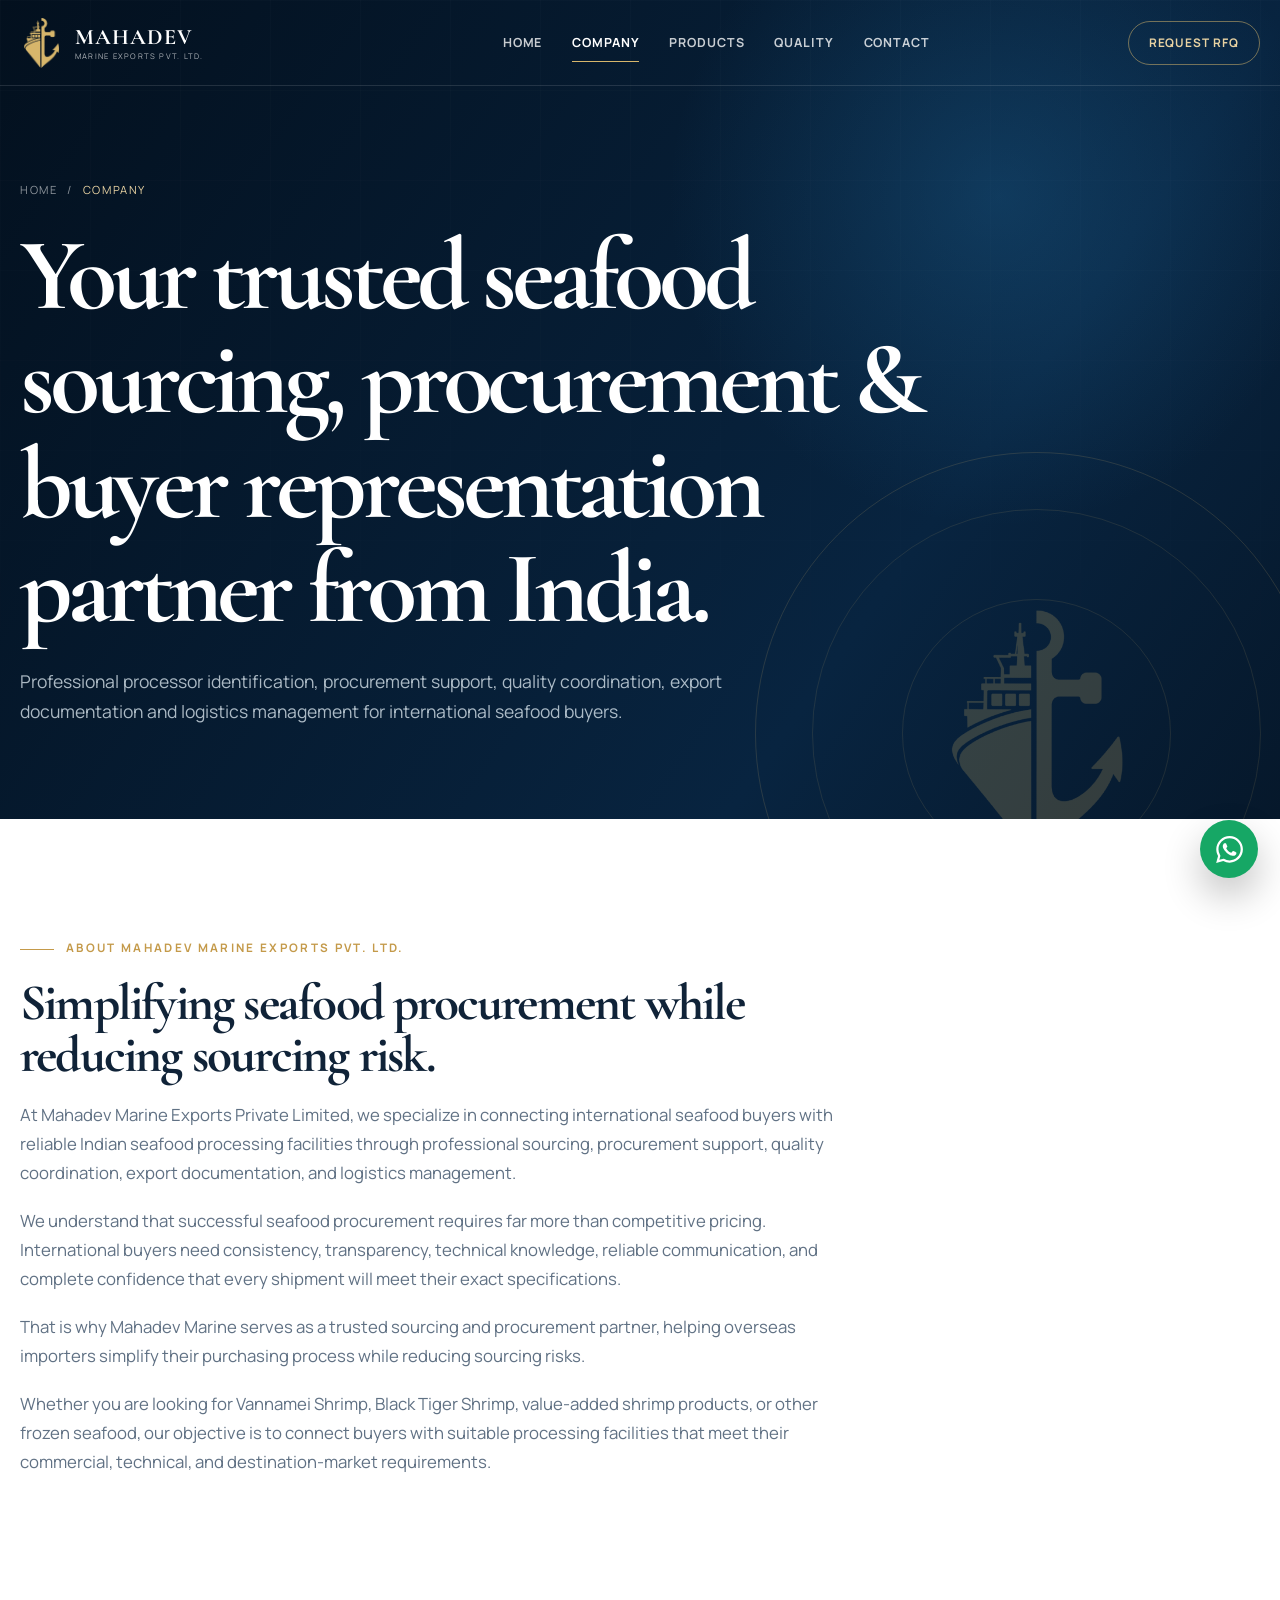
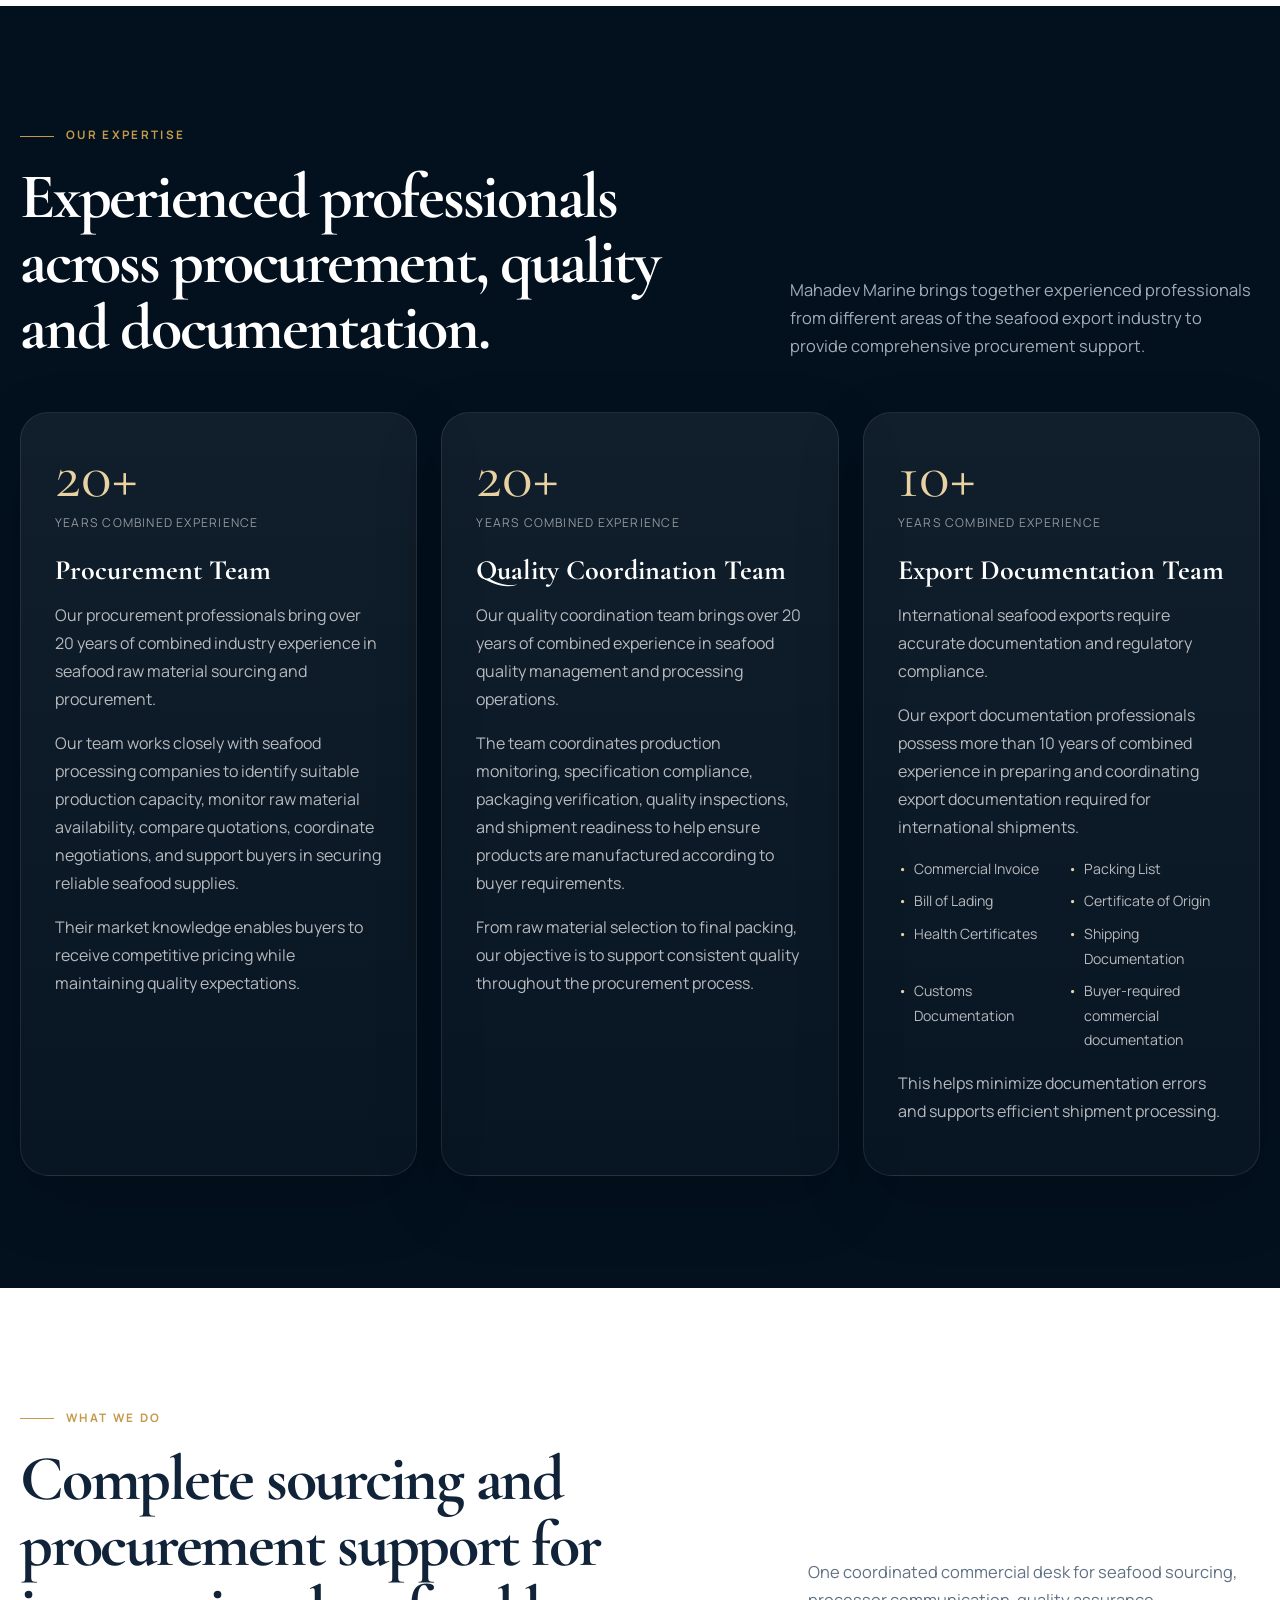
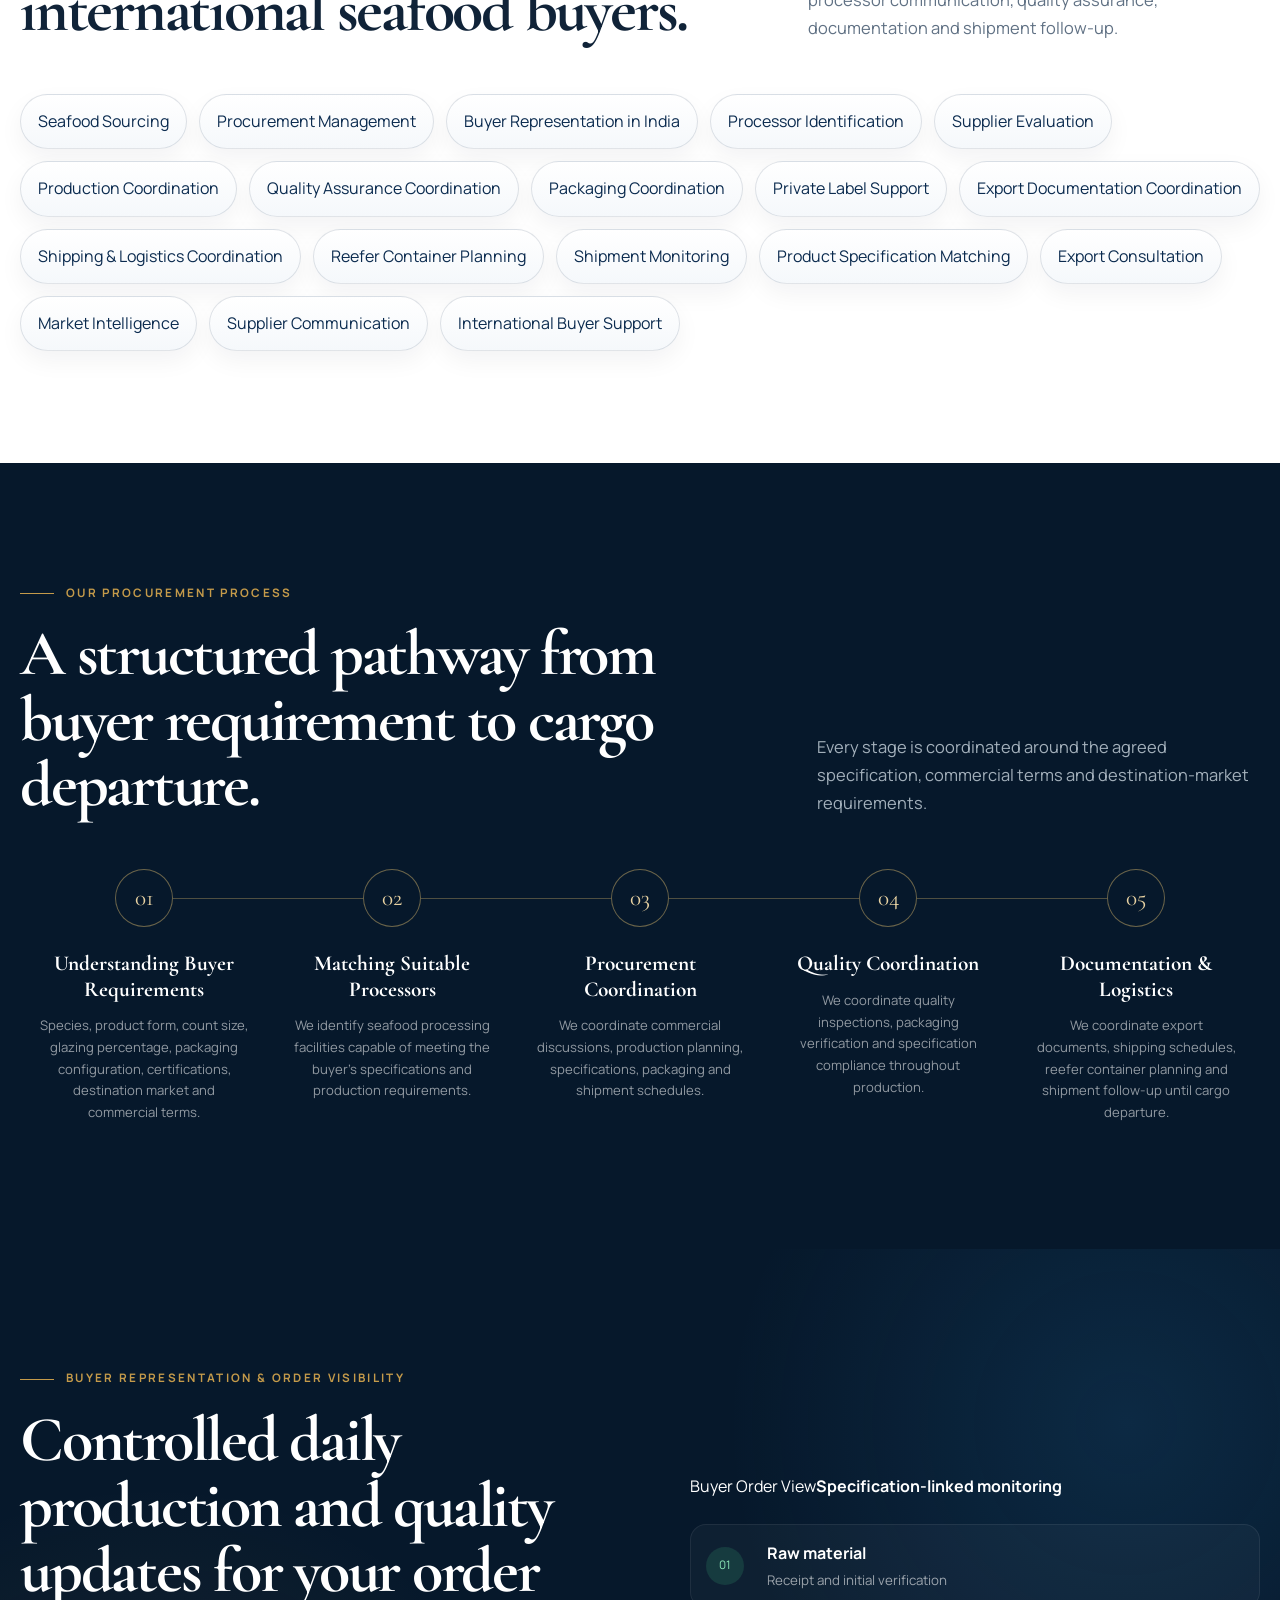
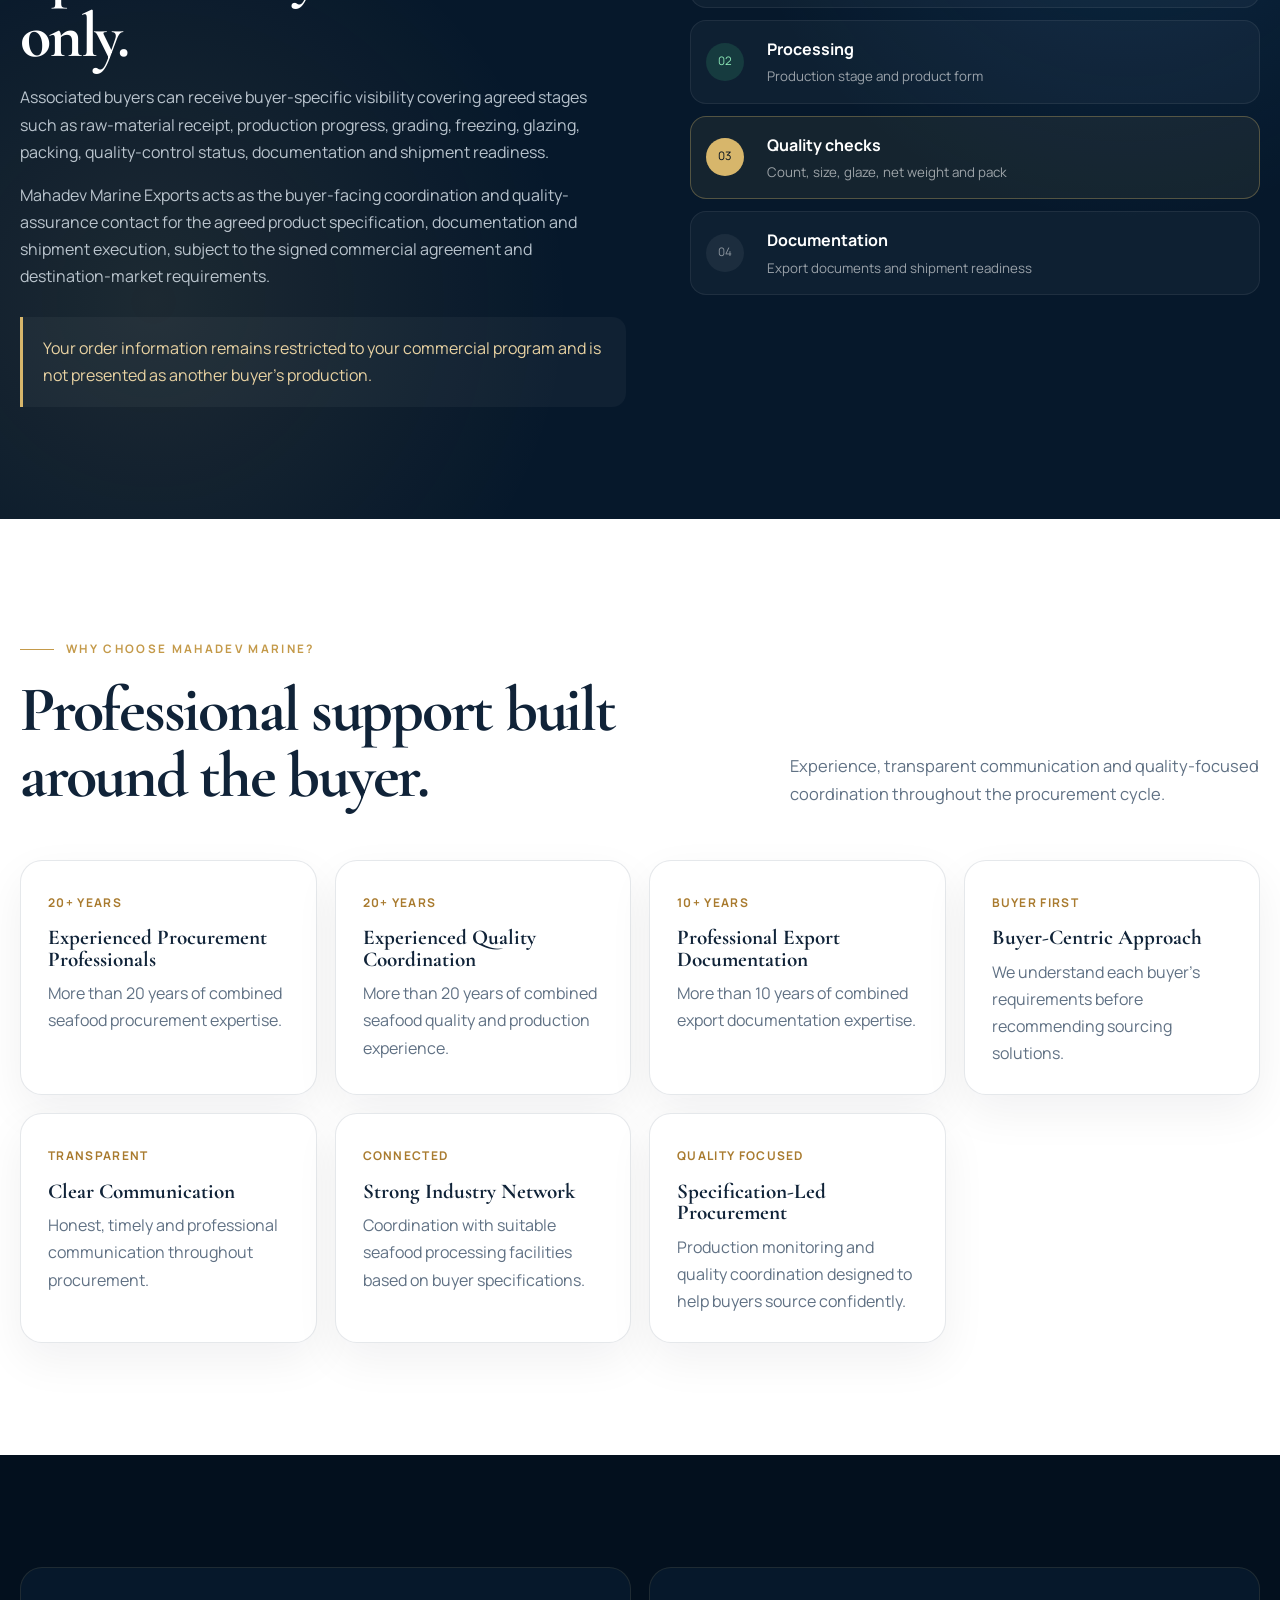
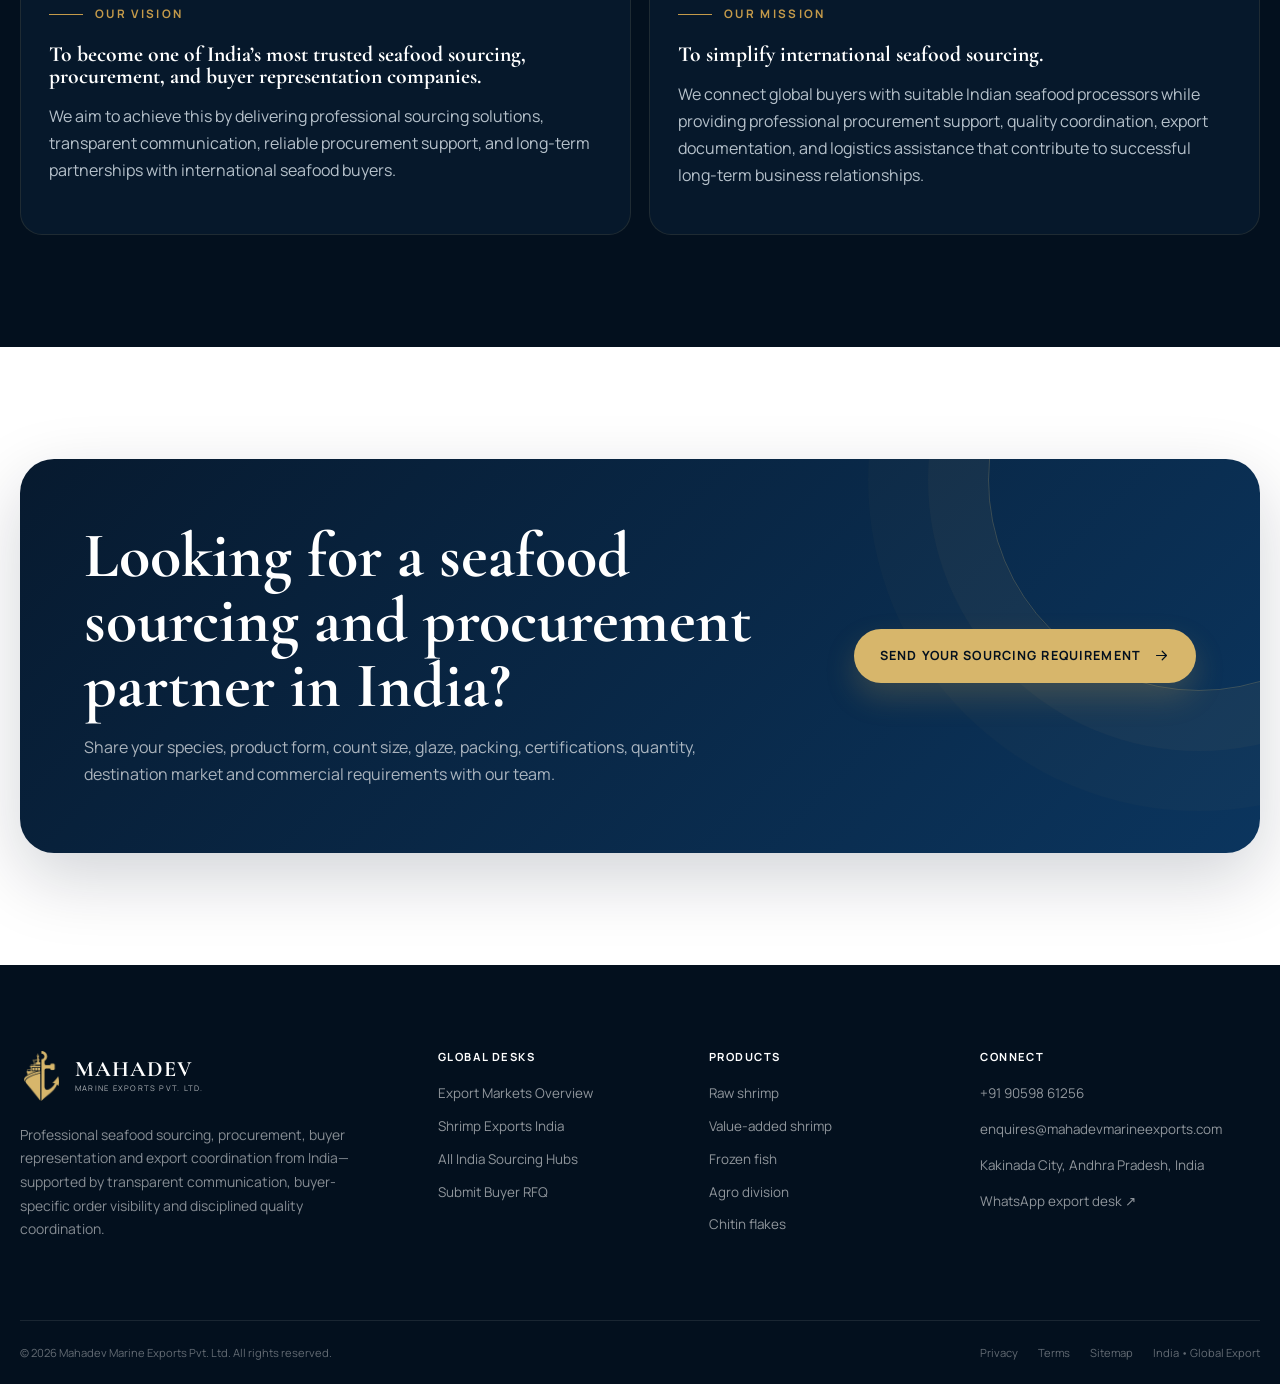
<file: about.html>
<!DOCTYPE html>

<html lang="en">
<head>
<!-- Google tag (gtag.js) -->
<script async src="https://www.googletagmanager.com/gtag/js?id=G-32NT4Y2S3R"></script>
<script>
  window.dataLayer = window.dataLayer || [];
  function gtag(){dataLayer.push(arguments);}
  gtag('js', new Date());

  gtag('config', 'G-32NT4Y2S3R');
</script>
<link href="https://fonts.googleapis.com" rel="preconnect"/><link crossorigin="" href="https://fonts.gstatic.com" rel="preconnect"/>
<meta charset="utf-8"/><meta content="width=device-width,initial-scale=1" name="viewport"/>
<title>About Mahadev Marine Exports | Seafood Sourcing, Procurement &amp; Buyer Representation India</title><meta content="Mahadev Marine Exports Pvt. Ltd. is an Indian seafood sourcing, procurement and buyer representation partner providing processor identification, quality coordination, export documentation, logistics and buyer-specific order updates." name="description"/>
<meta content="#03101e" name="theme-color"/><meta content="index,follow,max-image-preview:large,max-snippet:-1,max-video-preview:-1" name="robots"/>
<link href="favicon.png" rel="icon"/><link href="assets/images/brand/app-icon.png" rel="apple-touch-icon"/>
<link href="manifest.webmanifest" rel="manifest"/><link href="assets/css/site.css" rel="stylesheet"/>
<meta content="website" property="og:type"/><meta content="About Mahadev Marine Exports | Seafood Sourcing &amp; Procurement Partner India" property="og:title"/><meta content="Mahadev Marine Exports Pvt. Ltd. is an Indian seafood sourcing, procurement and buyer representation partner providing processor identification, quality coordination, export documentation, logistics and buyer-specific order updates." property="og:description"/><meta content="https://mahadevmarineexports.com/assets/images/facility/processing-facility.webp" property="og:image"/>
<meta content="https://mahadevmarineexports.com/about.html" property="og:url"/>
<meta content="seafood sourcing company India, seafood procurement partner India, seafood buyer agent India, buyer representation seafood India, Vannamei shrimp sourcing India, Black Tiger shrimp procurement, seafood quality coordination, seafood export documentation, reefer logistics India" name="keywords"/><meta content="Mahadev Marine Exports Pvt. Ltd." name="author"/><meta content="Mahadev Marine Exports Pvt. Ltd." name="publisher"/><meta content="index,follow,max-image-preview:large,max-snippet:-1,max-video-preview:-1" name="googlebot"/><meta content="index,follow,max-image-preview:large,max-snippet:-1,max-video-preview:-1" name="bingbot"/><meta content="IN-AP" name="geo.region"/><meta content="Kakinada, Andhra Pradesh, India" name="geo.placename"/>
<meta content="16.989065;82.247467" name="geo.position"/><meta content="16.989065, 82.247467" name="ICBM"/>
<meta content="telephone=yes" name="format-detection"/><meta content="Mahadev Marine Exports" property="og:site_name"/><meta content="en_IN" property="og:locale"/><meta content="summary_large_image" name="twitter:card"/><meta content="Mahadev Marine Exports | Seafood Sourcing &amp; Buyer Representation India" name="twitter:title"/><meta content="Mahadev Marine Exports Pvt. Ltd. is an Indian seafood sourcing, procurement and buyer representation partner providing processor identification, quality coordination, export documentation, logistics and buyer-specific order updates." name="twitter:description"/><meta content="https://mahadevmarineexports.com/assets/images/facility/processing-facility.webp" name="twitter:image"/><link href="https://mahadevmarineexports.com/about.html" rel="canonical"/><link href="https://mahadevmarineexports.com/about.html" hreflang="x-default" rel="alternate"/><link href="https://mahadevmarineexports.com/about.html" hreflang="en" rel="alternate"/><link href="https://mahadevmarineexports.com/about.html" hreflang="en-us" rel="alternate"/><link href="https://mahadevmarineexports.com/about.html" hreflang="en-gb" rel="alternate"/><link href="https://mahadevmarineexports.com/about.html" hreflang="en-in" rel="alternate"/><link href="/llms.txt" rel="alternate" title="LLM site summary" type="text/plain"/><script type="application/ld+json">{"@context":"https://schema.org","@graph":[{"@type":"Corporation","@id":"https://mahadevmarineexports.com/#organization","name":"Mahadev Marine Exports Pvt. Ltd.","alternateName":["Mahadev Marine Exports","MME"],"url":"https://mahadevmarineexports.com/","description":"Indian seafood sourcing, procurement and buyer representation company connecting international buyers with suitable seafood processing facilities and coordinating quality, export documentation, logistics and shipment execution.","email":"enquires@mahadevmarineexports.com","telephone":"+91-9059861256","logo":"https://mahadevmarineexports.com/assets/images/brand/logo-full.svg","image":"https://mahadevmarineexports.com/assets/images/facility/processing-facility.webp","address":{"@type":"PostalAddress","streetAddress":"Kakinada City","addressLocality":"Kakinada","addressRegion":"Andhra Pradesh","addressCountry":"IN"},"areaServed":["United States","European Union","United Kingdom","Middle East","Southeast Asia","East Asia","North America","Australia","All India"],"knowsAbout":["Seafood sourcing India","Seafood procurement India","Seafood buyer representation India","Vannamei shrimp sourcing","Black Tiger shrimp sourcing","Frozen seafood procurement","Seafood processor identification","Seafood supplier evaluation","Seafood quality coordination","Seafood production monitoring","Seafood private label support","Export documentation coordination","Reefer container planning","Seafood logistics coordination","Buyer-specific production updates","Rice export","Millet export","Spice export","Coffee bean export","Chitin flakes export"]},{"@type":"WebSite","@id":"https://mahadevmarineexports.com/#website","name":"Mahadev Marine Exports","url":"https://mahadevmarineexports.com/","publisher":{"@id":"https://mahadevmarineexports.com/#organization"},"inLanguage":"en-IN","description":"Official website of Mahadev Marine Exports Pvt. Ltd., a seafood sourcing, procurement and buyer representation company from India."},{"@type":"WebPage","@id":"https://mahadevmarineexports.com/about.html#webpage","url":"https://mahadevmarineexports.com/about.html","name":"About Mahadev Marine Exports | Seafood Sourcing, Procurement & Buyer Representation India","description":"Mahadev Marine Exports Pvt. Ltd. is an Indian seafood sourcing, procurement and buyer representation partner providing processor identification, quality coordination, export documentation, logistics and buyer-specific order updates.","isPartOf":{"@id":"https://mahadevmarineexports.com/#website"},"about":{"@id":"https://mahadevmarineexports.com/#organization"},"inLanguage":"en-IN"},{"@type":"Service","@id":"https://mahadevmarineexports.com/about.html#seafood-procurement-service","name":"Seafood Sourcing, Procurement and Buyer Representation in India","provider":{"@id":"https://mahadevmarineexports.com/#organization"},"areaServed":["Europe","Middle East","Southeast Asia","East Asia","North America","Australia","All India"],"serviceType":["Seafood sourcing","Procurement management","Buyer representation in India","Processor identification","Supplier evaluation","Quality assurance coordination","Export documentation coordination","Shipping and logistics coordination","Reefer container planning","Shipment monitoring"],"description":"Professional sourcing, procurement support, quality coordination, export documentation and logistics management for international seafood buyers."},{"@type":"BreadcrumbList","itemListElement":[{"@type":"ListItem","position":1,"name":"Home","item":"https://mahadevmarineexports.com/"},{"@type":"ListItem","position":2,"name":"Company","item":"https://mahadevmarineexports.com/about.html"}]},{"@type":"FAQPage","mainEntity":[{"@type":"Question","name":"What does Mahadev Marine Exports do for international seafood buyers?","acceptedAnswer":{"@type":"Answer","text":"Mahadev Marine Exports provides seafood sourcing, procurement management, buyer representation in India, processor identification, supplier evaluation, quality coordination, export documentation and logistics support."}},{"@type":"Question","name":"How much experience does the Mahadev Marine team have?","acceptedAnswer":{"@type":"Answer","text":"The procurement team has more than 20 years of combined seafood sourcing experience, the quality coordination team has more than 20 years of combined quality and production experience, and the export documentation team has more than 10 years of combined documentation experience."}},{"@type":"Question","name":"Do buyers receive updates on their own seafood orders?","acceptedAnswer":{"@type":"Answer","text":"Associated buyers can receive controlled production and quality updates specific to their own order, subject to the agreed commercial program."}}]}]}</script></head><body><a class="skip-link" href="#main">Skip to content</a>
<div aria-hidden="true" class="preloader"><div class="preloader-mark"><span class="preloader-line"></span></div></div>
<header class="site-header">
<div class="container nav-wrap">
<a aria-label="Mahadev Marine Exports home" class="brand" href="index.html">
<span aria-hidden="true" class="brand-mark"></span>
<span class="brand-copy"><strong>MAHADEV</strong><span>MARINE EXPORTS PVT. LTD.</span></span>
</a>
<nav aria-label="Primary navigation" class="nav-links">
<a href="index.html">Home</a>
<a class="active" href="about.html">Company</a>
<a href="products.html">Products</a>
<a href="quality.html">Quality</a>
<a href="contact.html">Contact</a>
</nav>
<div class="nav-actions">
<a class="header-cta" href="buyer-enquiry.html">Request RFQ</a>
<button aria-expanded="false" aria-label="Toggle navigation" class="menu-toggle"><span></span><span></span></button>
</div>
</div>
</header>
<main id="main">
<section class="page-hero procurement-page-hero">
<div class="page-hero-visual"><span class="page-hero-mark"></span></div>
<div class="container">
<div class="breadcrumbs"><a href="index.html">Home</a> / <span>Company</span></div>
<h1>Your trusted seafood sourcing, procurement &amp; buyer representation partner from India.</h1>
<p>Professional processor identification, procurement support, quality coordination, export documentation and logistics management for international seafood buyers.</p>
</div>
</section>
<section class="section section-white">
<div class="container procurement-intro">
<div class="copy-block reveal from-left">
<div class="eyebrow">About Mahadev Marine Exports Pvt. Ltd.</div>
<h2 class="section-title">Simplifying seafood procurement while reducing sourcing risk.</h2>
<p>At Mahadev Marine Exports Private Limited, we specialize in connecting international seafood buyers with reliable Indian seafood processing facilities through professional sourcing, procurement support, quality coordination, export documentation, and logistics management.</p>
<p>We understand that successful seafood procurement requires far more than competitive pricing. International buyers need consistency, transparency, technical knowledge, reliable communication, and complete confidence that every shipment will meet their exact specifications.</p>
<p>That is why Mahadev Marine serves as a trusted sourcing and procurement partner, helping overseas importers simplify their purchasing process while reducing sourcing risks.</p>
<p>Whether you are looking for Vannamei Shrimp, Black Tiger Shrimp, value-added shrimp products, or other frozen seafood, our objective is to connect buyers with suitable processing facilities that meet their commercial, technical, and destination-market requirements.</p>
</div>

</div>
</section>
<section class="section section-dark">
<div class="container">
<div class="title-row">
<div><div class="eyebrow">Our expertise</div><h2 class="section-title">Experienced professionals across procurement, quality and documentation.</h2></div>
<p class="section-intro">Mahadev Marine brings together experienced professionals from different areas of the seafood export industry to provide comprehensive procurement support.</p>
</div>
<div class="expertise-grid">
<article class="expertise-card reveal">
<div class="experience-number">20+</div><span class="experience-label">Years combined experience</span>
<h3>Procurement Team</h3>
<p>Our procurement professionals bring over 20 years of combined industry experience in seafood raw material sourcing and procurement.</p>
<p>Our team works closely with seafood processing companies to identify suitable production capacity, monitor raw material availability, compare quotations, coordinate negotiations, and support buyers in securing reliable seafood supplies.</p>
<p>Their market knowledge enables buyers to receive competitive pricing while maintaining quality expectations.</p>
</article>
<article class="expertise-card reveal reveal-delay-1">
<div class="experience-number">20+</div><span class="experience-label">Years combined experience</span>
<h3>Quality Coordination Team</h3>
<p>Our quality coordination team brings over 20 years of combined experience in seafood quality management and processing operations.</p>
<p>The team coordinates production monitoring, specification compliance, packaging verification, quality inspections, and shipment readiness to help ensure products are manufactured according to buyer requirements.</p>
<p>From raw material selection to final packing, our objective is to support consistent quality throughout the procurement process.</p>
</article>
<article class="expertise-card reveal reveal-delay-2">
<div class="experience-number">10+</div><span class="experience-label">Years combined experience</span>
<h3>Export Documentation Team</h3>
<p>International seafood exports require accurate documentation and regulatory compliance.</p>
<p>Our export documentation professionals possess more than 10 years of combined experience in preparing and coordinating export documentation required for international shipments.</p>
<ul class="compact-check-list"><li>Commercial Invoice</li><li>Packing List</li><li>Bill of Lading</li><li>Certificate of Origin</li><li>Health Certificates</li><li>Shipping Documentation</li><li>Customs Documentation</li><li>Buyer-required commercial documentation</li></ul>
<p>This helps minimize documentation errors and supports efficient shipment processing.</p>
</article>
</div>
</div>
</section>
<section class="section section-white">
<div class="container">
<div class="title-row">
<div><div class="eyebrow">What we do</div><h2 class="section-title">Complete sourcing and procurement support for international seafood buyers.</h2></div>
<p class="section-intro">One coordinated commercial desk for seafood sourcing, processor communication, quality assurance, documentation and shipment follow-up.</p>
</div>
<div aria-label="Mahadev Marine seafood sourcing and procurement services" class="service-cloud">
<span>Seafood Sourcing</span><span>Procurement Management</span><span>Buyer Representation in India</span><span>Processor Identification</span><span>Supplier Evaluation</span><span>Production Coordination</span><span>Quality Assurance Coordination</span><span>Packaging Coordination</span><span>Private Label Support</span><span>Export Documentation Coordination</span><span>Shipping &amp; Logistics Coordination</span><span>Reefer Container Planning</span><span>Shipment Monitoring</span><span>Product Specification Matching</span><span>Export Consultation</span><span>Market Intelligence</span><span>Supplier Communication</span><span>International Buyer Support</span>
</div>
</div>
</section>
<section class="section section-navy">
<div class="container">
<div class="title-row">
<div><div class="eyebrow">Our procurement process</div><h2 class="section-title">A structured pathway from buyer requirement to cargo departure.</h2></div>
<p class="section-intro">Every stage is coordinated around the agreed specification, commercial terms and destination-market requirements.</p>
</div>
<div class="process-line procurement-process">
<article class="process-step"><div class="process-number">01</div><h3>Understanding Buyer Requirements</h3><p>Species, product form, count size, glazing percentage, packaging configuration, certifications, destination market and commercial terms.</p></article>
<article class="process-step"><div class="process-number">02</div><h3>Matching Suitable Processors</h3><p>We identify seafood processing facilities capable of meeting the buyer’s specifications and production requirements.</p></article>
<article class="process-step"><div class="process-number">03</div><h3>Procurement Coordination</h3><p>We coordinate commercial discussions, production planning, specifications, packaging and shipment schedules.</p></article>
<article class="process-step"><div class="process-number">04</div><h3>Quality Coordination</h3><p>We coordinate quality inspections, packaging verification and specification compliance throughout production.</p></article>
<article class="process-step"><div class="process-number">05</div><h3>Documentation &amp; Logistics</h3><p>We coordinate export documents, shipping schedules, reefer container planning and shipment follow-up until cargo departure.</p></article>
</div>
</div>
</section>
<section class="section buyer-visibility-section" id="buyer-order-transparency">
<div class="container buyer-visibility-grid">
<div class="buyer-visibility-copy reveal from-left">
<div class="eyebrow">Buyer representation &amp; order visibility</div>
<h2 class="section-title">Controlled daily production and quality updates for your order only.</h2>
<p>Associated buyers can receive buyer-specific visibility covering agreed stages such as raw-material receipt, production progress, grading, freezing, glazing, packing, quality-control status, documentation and shipment readiness.</p>
<p>Mahadev Marine Exports acts as the buyer-facing coordination and quality-assurance contact for the agreed product specification, documentation and shipment execution, subject to the signed commercial agreement and destination-market requirements.</p>
<div class="buyer-visibility-note">Your order information remains restricted to your commercial program and is not presented as another buyer’s production.</div>
</div>
<div class="buyer-portal-card reveal from-right">
<div class="portal-head"><span>Buyer Order View</span><strong>Specification-linked monitoring</strong></div>
<ul class="update-timeline"><li class="complete"><span>01</span><div><strong>Raw material</strong><small>Receipt and initial verification</small></div></li><li class="complete"><span>02</span><div><strong>Processing</strong><small>Production stage and product form</small></div></li><li class="active"><span>03</span><div><strong>Quality checks</strong><small>Count, size, glaze, net weight and pack</small></div></li><li><span>04</span><div><strong>Documentation</strong><small>Export documents and shipment readiness</small></div></li></ul>
</div>
</div>
</section>
<section class="section section-white">
<div class="container">
<div class="title-row"><div><div class="eyebrow">Why choose Mahadev Marine?</div><h2 class="section-title">Professional support built around the buyer.</h2></div><p class="section-intro">Experience, transparent communication and quality-focused coordination throughout the procurement cycle.</p></div>
<div class="why-grid">
<article><strong>20+ Years</strong><h3>Experienced Procurement Professionals</h3><p>More than 20 years of combined seafood procurement expertise.</p></article>
<article><strong>20+ Years</strong><h3>Experienced Quality Coordination</h3><p>More than 20 years of combined seafood quality and production experience.</p></article>
<article><strong>10+ Years</strong><h3>Professional Export Documentation</h3><p>More than 10 years of combined export documentation expertise.</p></article>
<article><strong>Buyer First</strong><h3>Buyer-Centric Approach</h3><p>We understand each buyer’s requirements before recommending sourcing solutions.</p></article>
<article><strong>Transparent</strong><h3>Clear Communication</h3><p>Honest, timely and professional communication throughout procurement.</p></article>
<article><strong>Connected</strong><h3>Strong Industry Network</h3><p>Coordination with suitable seafood processing facilities based on buyer specifications.</p></article>
<article><strong>Quality Focused</strong><h3>Specification-Led Procurement</h3><p>Production monitoring and quality coordination designed to help buyers source confidently.</p></article>
</div>
</div>
</section>
<section class="section section-dark">
<div class="container detail-grid detail-grid-2">
<article class="detail-card reveal"><div class="eyebrow">Our vision</div><h3>To become one of India’s most trusted seafood sourcing, procurement, and buyer representation companies.</h3><p>We aim to achieve this by delivering professional sourcing solutions, transparent communication, reliable procurement support, and long-term partnerships with international seafood buyers.</p></article>
<article class="detail-card reveal reveal-delay-1"><div class="eyebrow">Our mission</div><h3>To simplify international seafood sourcing.</h3><p>We connect global buyers with suitable Indian seafood processors while providing professional procurement support, quality coordination, export documentation, and logistics assistance that contribute to successful long-term business relationships.</p></article>
</div>
</section>
<section class="section section-white"><div class="container"><div class="cta-panel reveal"><div><h2>Looking for a seafood sourcing and procurement partner in India?</h2><p>Share your species, product form, count size, glaze, packing, certifications, quantity, destination market and commercial requirements with our team.</p></div><a class="btn btn-primary" href="contact.html#enquiry">Send your sourcing requirement <svg aria-hidden="true" fill="none" stroke="currentColor" stroke-linecap="round" stroke-linejoin="round" stroke-width="1.7" viewbox="0 0 24 24"><path d="M5 12h14M13 6l6 6-6 6"></path></svg></a></div></div></section>
</main>
<footer class="site-footer">
<div class="container footer-main">
<div class="footer-brand">
<a class="brand" href="index.html"><span aria-hidden="true" class="brand-mark"></span><span class="brand-copy"><strong>MAHADEV</strong><span>MARINE EXPORTS PVT. LTD.</span></span></a>
<p>Professional seafood sourcing, procurement, buyer representation and export coordination from India—supported by transparent communication, buyer-specific order visibility and disciplined quality coordination.</p>
</div>
<div>
<h3 class="footer-title">Global Desks</h3>
<div class="footer-links">
<a href="export-markets.html">Export Markets Overview</a>
<a href="shrimp-exports-india.html">Shrimp Exports India</a>
<a href="india-seafood-sourcing.html">All India Sourcing Hubs</a>
<a href="buyer-enquiry.html">Submit Buyer RFQ</a>
</div>
</div>
<div>
<h3 class="footer-title">Products</h3>
<div class="footer-links">
<a href="products.html#raw-shrimp">Raw shrimp</a>
<a href="products.html#value-added">Value-added shrimp</a>
<a href="products.html#fish">Frozen fish</a>
<a href="products.html#agro-division">Agro division</a>
<a href="products.html#shrimp-byproducts">Chitin flakes</a>
</div>
</div>
<div>
<h3 class="footer-title">Connect</h3>
<div class="footer-contact">
<a href="tel:+919059861256">+91 90598 61256</a>
<a href="mailto:enquires@mahadevmarineexports.com">enquires@mahadevmarineexports.com</a>
<address>Kakinada City, Andhra Pradesh, India</address>
<a href="https://wa.me/919059861256" rel="noopener" target="_blank">WhatsApp export desk ↗</a>
</div>
</div>
</div>
<div class="container footer-bottom">
<span>© 2026 Mahadev Marine Exports Pvt. Ltd. All rights reserved.</span>
<div class="footer-legal">
<a href="privacy.html">Privacy</a>
<a href="terms.html">Terms</a>
<a href="sitemap.xml">Sitemap</a>
<span>India • Global Export</span>
</div>
</div>
</footer>
<a aria-label="Chat with Mahadev on WhatsApp" class="whatsapp-float" href="https://wa.me/919059861256?text=Hello%20Mahadev%20Marine%20Exports%2C%20I%20would%20like%20to%20discuss%20an%20export%20requirement." rel="noopener" target="_blank"><svg aria-hidden="true" fill="currentColor" viewbox="0 0 24 24"><path d="M20.5 3.5A11.8 11.8 0 0 0 12.08 0C5.55 0 .24 5.31.24 11.84c0 2.09.55 4.13 1.59 5.92L.14 23.94l6.32-1.66a11.8 11.8 0 0 0 5.62 1.43h.01c6.52 0 11.83-5.31 11.84-11.84 0-3.16-1.22-6.13-3.43-8.37Zm-8.42 18.2h-.01a9.82 9.82 0 0 1-5.01-1.37l-.36-.21-3.75.99 1-3.66-.24-.38a9.82 9.82 0 0 1-1.51-5.23c0-5.43 4.43-9.85 9.87-9.85 2.63 0 5.1 1.03 6.96 2.89a9.79 9.79 0 0 1 2.88 6.98c0 5.44-4.42 9.86-9.83 9.86Zm5.4-7.38c-.3-.15-1.75-.87-2.02-.97-.27-.1-.47-.15-.67.15-.2.3-.77.97-.94 1.17-.17.2-.35.22-.65.07-.3-.15-1.25-.46-2.38-1.47a8.94 8.94 0 0 1-1.65-2.05c-.17-.3-.02-.46.13-.61.13-.13.3-.35.44-.52.15-.17.2-.3.3-.5.1-.2.05-.37-.02-.52-.08-.15-.67-1.61-.92-2.21-.24-.58-.49-.5-.67-.51h-.57c-.2 0-.52.07-.79.37-.27.3-1.04 1.02-1.04 2.49s1.07 2.89 1.22 3.09c.15.2 2.1 3.21 5.09 4.5.71.31 1.27.49 1.7.63.72.23 1.37.2 1.88.12.57-.08 1.75-.72 2-1.41.25-.7.25-1.29.17-1.41-.07-.13-.27-.2-.57-.35Z"></path></svg></a>
<script defer="" src="assets/js/site.js"></script></body></html>
</file>
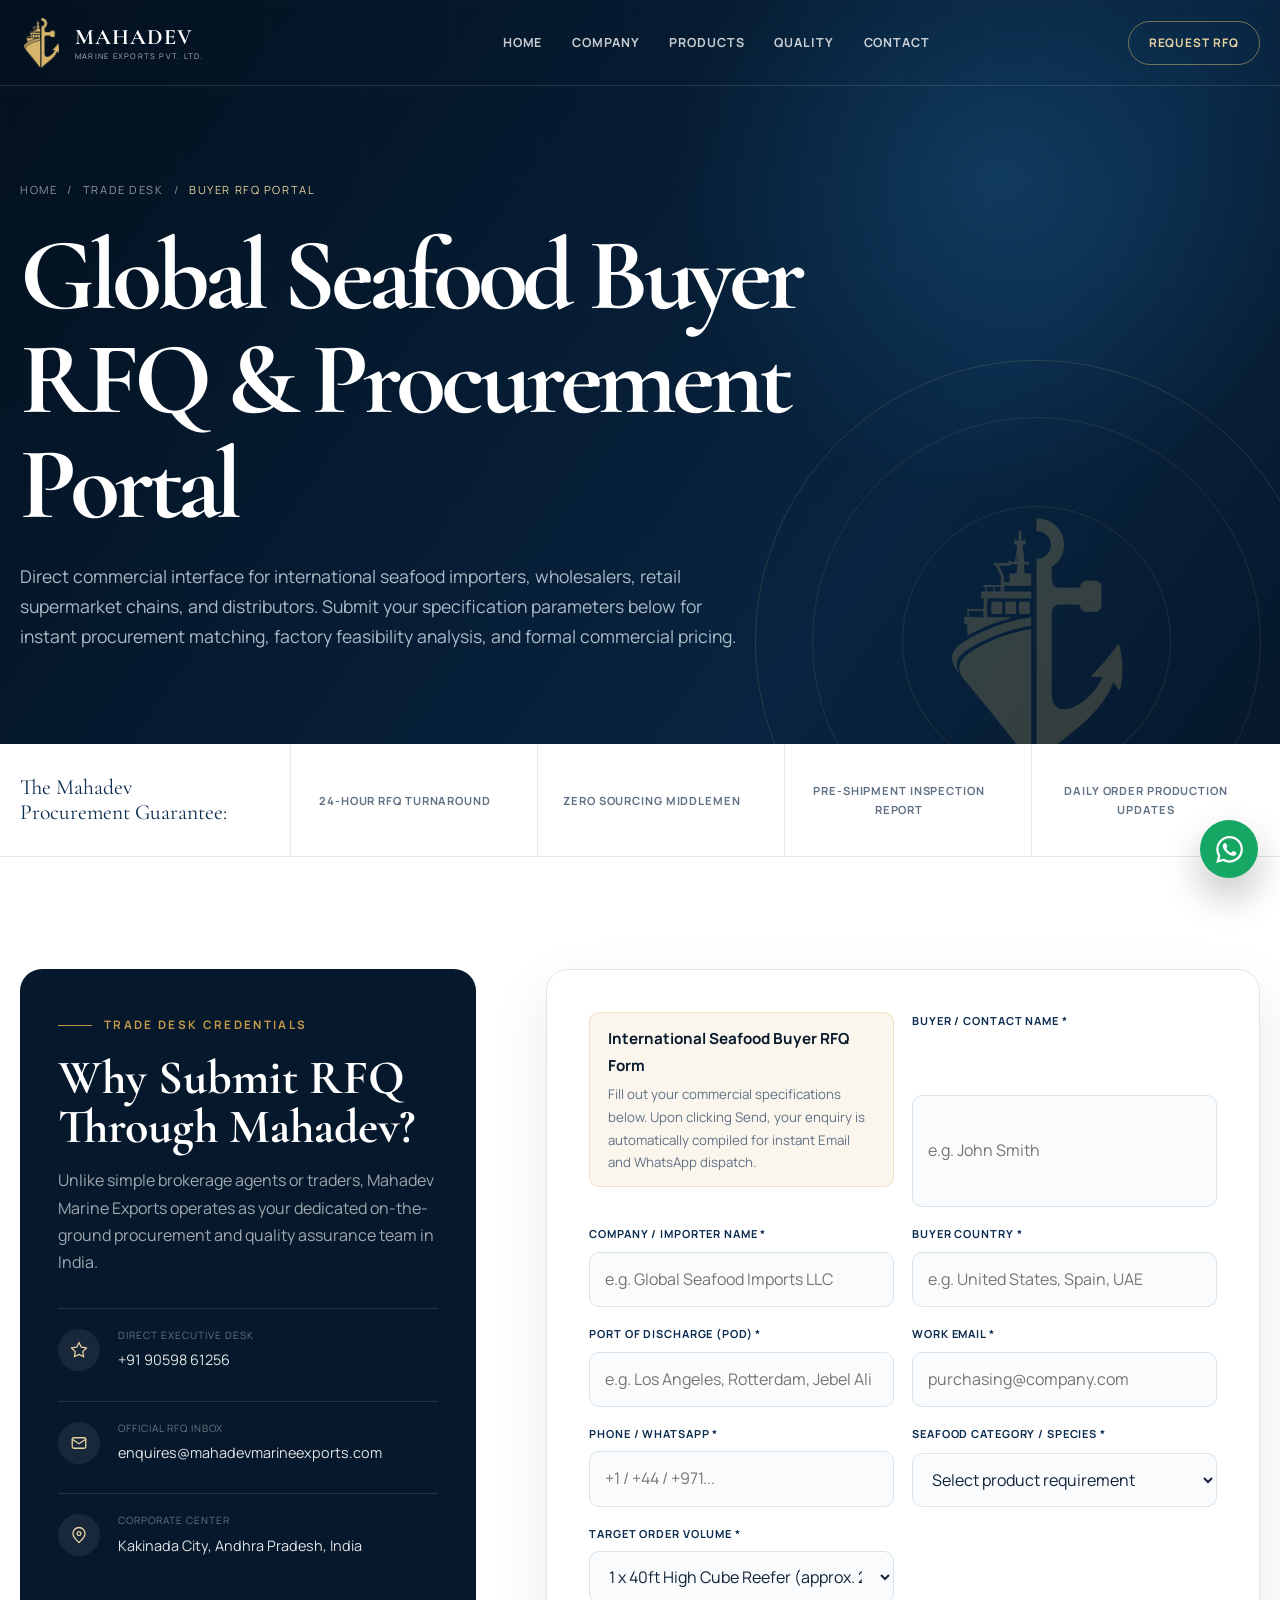
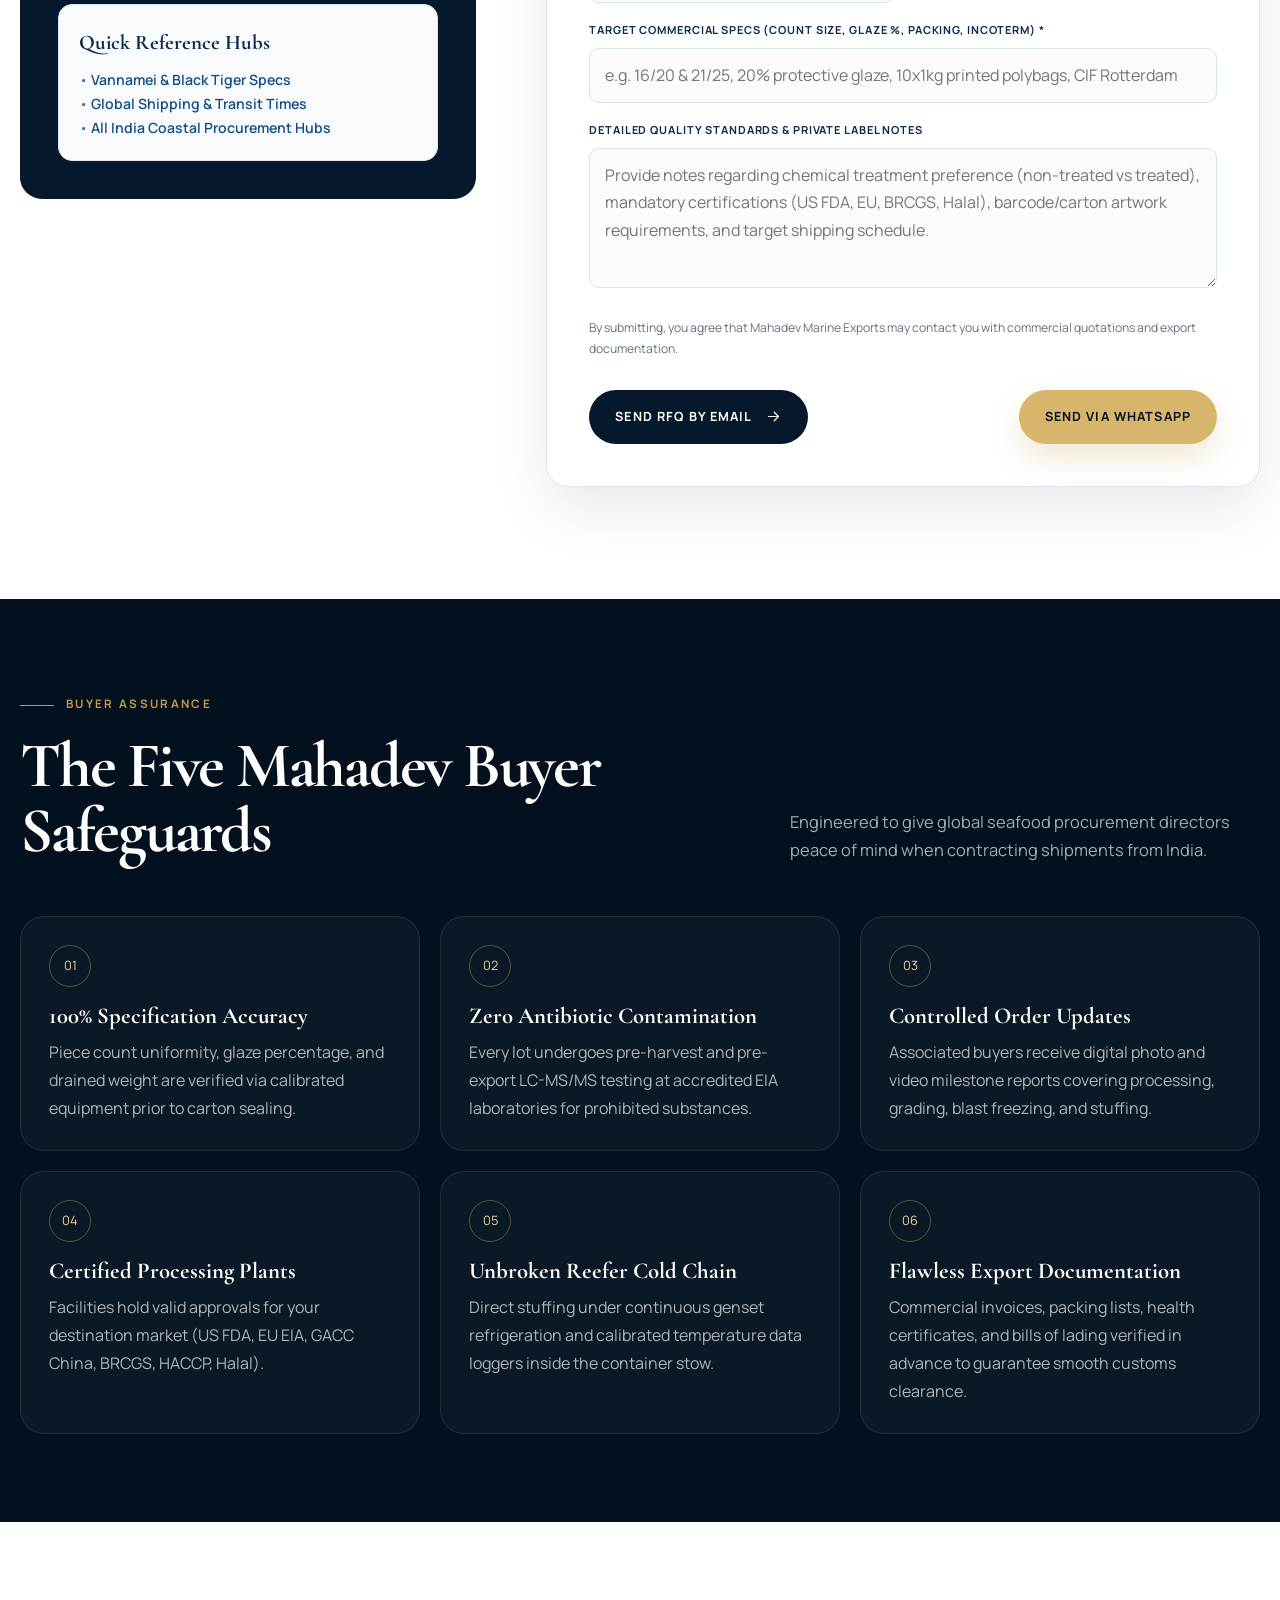
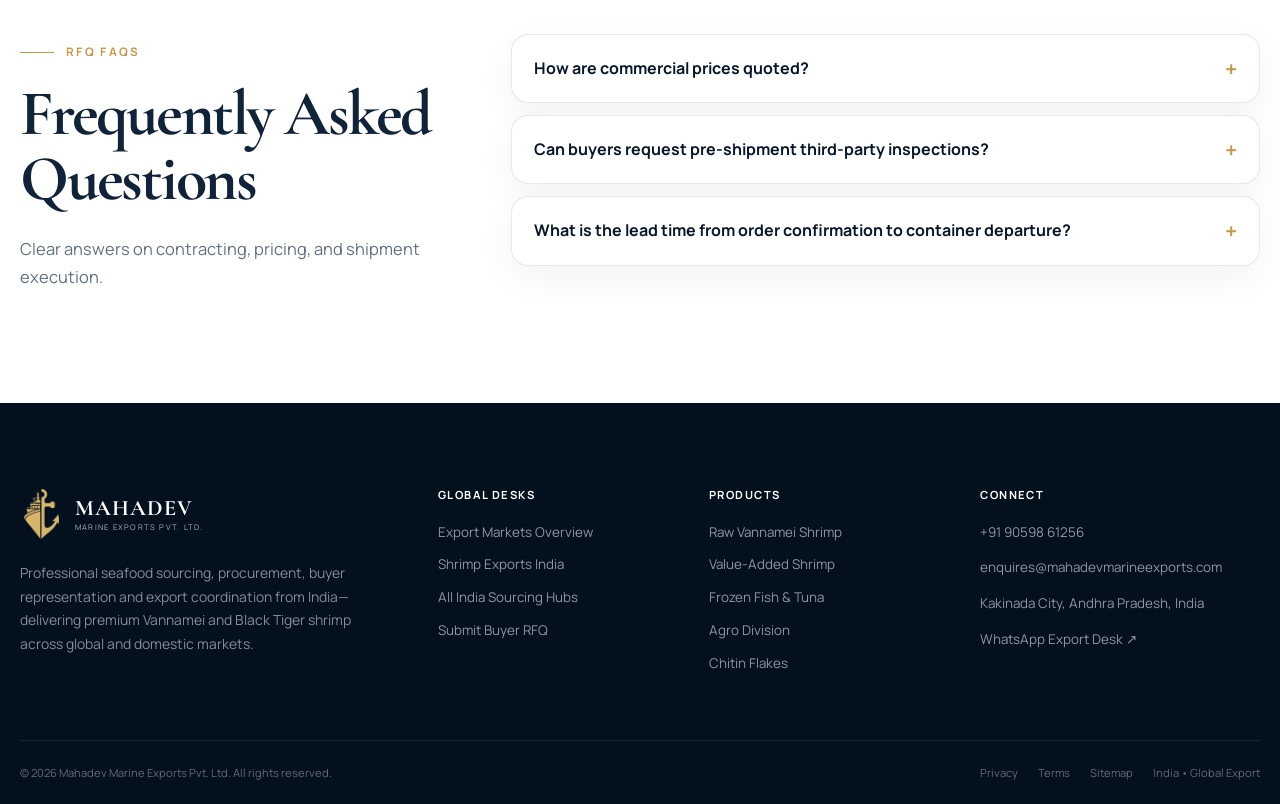
<file: buyer-enquiry.html>
<!DOCTYPE html>
<html lang="en">
<head>
<!-- Google tag (gtag.js) -->
<script async src="https://www.googletagmanager.com/gtag/js?id=G-32NT4Y2S3R"></script>
<script>
  window.dataLayer = window.dataLayer || [];
  function gtag(){dataLayer.push(arguments);}
  gtag('js', new Date());

  gtag('config', 'G-32NT4Y2S3R');
</script>
<link href="https://fonts.googleapis.com" rel="preconnect"/><link crossorigin="" href="https://fonts.gstatic.com" rel="preconnect"/>
<meta charset="utf-8"/><meta content="width=device-width,initial-scale=1" name="viewport"/>
<title>Request Seafood Export Quotation &amp; Buyer RFQ Portal | Mahadev Marine Exports</title>
<meta content="Submit commercial seafood RFQ to Mahadev Marine Exports India. Direct procurement quotations for Vannamei shrimp, Black Tiger shrimp, frozen fish, and value-added seafood. Guaranteed 24-hour pricing turnaround, factory matching, and quality coordination." name="description"/>
<meta content="#03101e" name="theme-color"/><meta content="index,follow,max-image-preview:large,max-snippet:-1,max-video-preview:-1" name="robots"/>
<link href="favicon.png" rel="icon"/><link href="assets/images/brand/app-icon.png" rel="apple-touch-icon"/>
<link href="manifest.webmanifest" rel="manifest"/><link href="assets/css/site.css" rel="stylesheet"/>
<meta content="website" property="og:type"/>
<meta content="Request Seafood Export Quotation &amp; Buyer RFQ Portal | Mahadev Marine" property="og:title"/>
<meta content="Submit commercial RFQ for Indian Vannamei shrimp, Black Tiger shrimp, and frozen fish. Fast commercial pricing, custom specifications, and complete export coordination." property="og:description"/>
<meta content="https://mahadevmarineexports.com/assets/images/facility/processing-facility.webp" property="og:image"/>
<meta content="https://mahadevmarineexports.com/buyer-enquiry.html" property="og:url"/>
<meta content="seafood RFQ India, seafood export quotation, buy frozen shrimp India, seafood import quotation, bulk seafood pricing India, Vannamei shrimp price quote, Black Tiger shrimp wholesale inquiry, seafood buyer representation request" name="keywords"/>
<meta content="Mahadev Marine Exports Pvt. Ltd." name="author"/><meta content="Mahadev Marine Exports Pvt. Ltd." name="publisher"/>
<meta content="index,follow,max-image-preview:large,max-snippet:-1,max-video-preview:-1" name="googlebot"/>
<meta content="index,follow,max-image-preview:large,max-snippet:-1,max-video-preview:-1" name="bingbot"/>
<meta content="IN-AP" name="geo.region"/><meta content="Kakinada, Andhra Pradesh, India" name="geo.placename"/>
<meta content="16.989065;82.247467" name="geo.position"/><meta content="16.989065, 82.247467" name="ICBM"/>
<meta content="telephone=yes" name="format-detection"/><meta content="Mahadev Marine Exports" property="og:site_name"/>
<meta content="en_IN" property="og:locale"/><meta content="summary_large_image" name="twitter:card"/>
<meta content="Seafood Export RFQ Portal | Mahadev Marine Exports" name="twitter:title"/>
<meta content="Official international buyer portal for Indian seafood quotations, specification requests, and factory procurement coordination." name="twitter:description"/>
<meta content="https://mahadevmarineexports.com/assets/images/facility/processing-facility.webp" name="twitter:image"/>
<link href="https://mahadevmarineexports.com/buyer-enquiry.html" rel="canonical"/>
<link href="https://mahadevmarineexports.com/buyer-enquiry.html" hreflang="x-default" rel="alternate"/>
<link href="https://mahadevmarineexports.com/buyer-enquiry.html" hreflang="en" rel="alternate"/>
<link href="https://mahadevmarineexports.com/buyer-enquiry.html" hreflang="en-us" rel="alternate"/>
<link href="https://mahadevmarineexports.com/buyer-enquiry.html" hreflang="en-gb" rel="alternate"/>
<link href="https://mahadevmarineexports.com/buyer-enquiry.html" hreflang="en-in" rel="alternate"/>
<link href="/llms.txt" rel="alternate" title="LLM site summary" type="text/plain"/>

<script type="application/ld+json">
{
  "@context": "https://schema.org",
  "@graph": [
    {
      "@type": "Corporation",
      "@id": "https://mahadevmarineexports.com/#organization",
      "name": "Mahadev Marine Exports Pvt. Ltd.",
      "alternateName": ["Mahadev Marine Exports", "MME"],
      "url": "https://mahadevmarineexports.com/",
      "logo": "https://mahadevmarineexports.com/assets/images/brand/logo-full.svg",
      "email": "enquires@mahadevmarineexports.com",
      "telephone": "+91-9059861256",
      "address": {
        "@type": "PostalAddress",
        "streetAddress": "Kakinada City",
        "addressLocality": "Kakinada",
        "addressRegion": "Andhra Pradesh",
        "postalCode": "533001",
        "addressCountry": "IN"
      }
    },
    {
      "@type": "ContactPage",
      "@id": "https://mahadevmarineexports.com/buyer-enquiry.html#webpage",
      "url": "https://mahadevmarineexports.com/buyer-enquiry.html",
      "name": "Request Seafood Export Quotation & Buyer RFQ Portal | Mahadev Marine Exports",
      "description": "Interactive Request for Quotation (RFQ) portal for global seafood importers and buyers sourcing Indian shrimp and frozen seafood.",
      "isPartOf": { "@id": "https://mahadevmarineexports.com/#website" },
      "about": { "@id": "https://mahadevmarineexports.com/#organization" }
    },
    {
      "@type": "BreadcrumbList",
      "itemListElement": [
        { "@type": "ListItem", "position": 1, "name": "Home", "item": "https://mahadevmarineexports.com/" },
        { "@type": "ListItem", "position": 2, "name": "Buyer RFQ Portal", "item": "https://mahadevmarineexports.com/buyer-enquiry.html" }
      ]
    },
    {
      "@type": "FAQPage",
      "mainEntity": [
        {
          "@type": "Question",
          "name": "How quickly does Mahadev Marine respond with a commercial quotation?",
          "acceptedAnswer": {
            "@type": "Answer",
            "text": "Our international trade desk reviews and provides formal commercial quotations within 24 hours of receiving target species, count sizes, glaze, packaging style, volume, and destination port."
          }
        },
        {
          "@type": "Question",
          "name": "Can Mahadev Marine quote on CIF, CFR, and FOB terms?",
          "acceptedAnswer": {
            "@type": "Answer",
            "text": "Yes. We offer FOB (Free on Board from Visakhapatnam, Kakinada, Chennai, or Nhava Sheva), CFR (Cost and Freight to any global discharge port), or CIF (Cost, Insurance and Freight including Institute Cargo Clauses refrigerated coverage)."
          }
        }
      ]
    }
  ]
}
</script>
</head>
<body>
<a class="skip-link" href="#main">Skip to content</a>
<div aria-hidden="true" class="preloader"><div class="preloader-mark"><span class="preloader-line"></span></div></div>

<header class="site-header">
<div class="container nav-wrap">
<a aria-label="Mahadev Marine Exports home" class="brand" href="index.html">
<span aria-hidden="true" class="brand-mark"></span>
<span class="brand-copy"><strong>MAHADEV</strong><span>MARINE EXPORTS PVT. LTD.</span></span>
</a>
<nav aria-label="Primary navigation" class="nav-links">
<a href="index.html">Home</a>
<a href="about.html">Company</a>
<a href="products.html">Products</a>
<a href="quality.html">Quality</a>
<a href="contact.html">Contact</a>
</nav>
<div class="nav-actions">
<a class="header-cta" href="buyer-enquiry.html">Request RFQ</a>
<button aria-expanded="false" aria-label="Toggle navigation" class="menu-toggle"><span></span><span></span></button>
</div>
</div>
</header>

<main id="main">
<section class="page-hero">
<div class="page-hero-visual"><span class="page-hero-mark"></span></div>
<div class="container">
<div class="breadcrumbs"><a href="index.html">Home</a> / <a href="contact.html">Trade Desk</a> / <span>Buyer RFQ Portal</span></div>
<h1>Global Seafood Buyer RFQ &amp; Procurement Portal</h1>
<p>Direct commercial interface for international seafood importers, wholesalers, retail supermarket chains, and distributors. Submit your specification parameters below for instant procurement matching, factory feasibility analysis, and formal commercial pricing.</p>
</div>
</section>

<section class="trust-strip compact-trust">
<div class="container trust-inner">
<div class="trust-label">The Mahadev Procurement Guarantee:</div>
<div class="trust-item">24-Hour RFQ Turnaround</div>
<div class="trust-item">Zero Sourcing Middlemen</div>
<div class="trust-item">Pre-Shipment Inspection Report</div>
<div class="trust-item">Daily Order Production Updates</div>
</div>
</section>

<!-- Interactive RFQ Engine Section -->
<section class="section section-white" id="rfq-form-section">
<div class="container contact-layout">
<aside class="contact-card reveal from-left">
<div class="eyebrow">Trade Desk Credentials</div>
<h2>Why Submit RFQ Through Mahadev?</h2>
<p>Unlike simple brokerage agents or traders, Mahadev Marine Exports operates as your dedicated on-the-ground procurement and quality assurance team in India.</p>

<div class="contact-list">
<div class="contact-item">
<span class="contact-icon">
<svg aria-hidden="true" fill="none" stroke="currentColor" stroke-linecap="round" stroke-linejoin="round" stroke-width="1.7" viewBox="0 0 24 24"><polygon points="12 2 15.09 8.26 22 9.27 17 14.14 18.18 21.02 12 17.77 5.82 21.02 7 14.14 2 9.27 8.91 8.26 12 2"/></svg>
</span>
<div><small>Direct Executive Desk</small><a href="tel:+919059861256">+91 90598 61256</a></div>
</div>
<div class="contact-item">
<span class="contact-icon">
<svg aria-hidden="true" fill="none" stroke="currentColor" stroke-linecap="round" stroke-linejoin="round" stroke-width="1.7" viewBox="0 0 24 24"><rect height="14" rx="2" width="18" x="3" y="5"/><path d="m3 7 9 6 9-6"/></svg>
</span>
<div><small>Official RFQ Inbox</small><a href="mailto:enquires@mahadevmarineexports.com">enquires@mahadevmarineexports.com</a></div>
</div>
<div class="contact-item">
<span class="contact-icon">
<svg aria-hidden="true" fill="none" stroke="currentColor" stroke-linecap="round" stroke-linejoin="round" stroke-width="1.7" viewBox="0 0 24 24"><path d="M20 10c0 5-8 12-8 12S4 15 4 10a8 8 0 1 1 16 0Z"/><circle cx="12" cy="10" r="2.5"/></svg>
</span>
<div><small>Corporate Center</small><address>Kakinada City, Andhra Pradesh, India</address></div>
</div>
</div>

<div style="margin-top:28px;padding:20px;border-radius:14px;background:#f8fafc;border:1px solid #e2e8f0">
<h4 style="font-family:'Cormorant Garamond',serif;font-size:1.3rem;margin:0 0 8px;color:#0b2b4f">Quick Reference Hubs</h4>
<p style="font-size:0.88rem;color:#607184;margin:0">
• <a href="shrimp-exports-india.html" style="color:#124f88;font-weight:600">Vannamei &amp; Black Tiger Specs</a><br>
• <a href="export-markets.html" style="color:#124f88;font-weight:600">Global Shipping &amp; Transit Times</a><br>
• <a href="india-seafood-sourcing.html" style="color:#124f88;font-weight:600">All India Coastal Procurement Hubs</a>
</p>
</div>
</aside>

<form action="#" class="contact-form reveal from-right" data-enquiry-form="" id="enquiry-form" method="GET" onsubmit="event.preventDefault(); return false;">
<div style="margin-bottom:20px;padding:12px 18px;border-radius:10px;background:rgba(215,182,107,0.12);border:1px solid rgba(215,182,107,0.3)">
<strong style="color:#06182b;font-size:0.95rem">International Seafood Buyer RFQ Form</strong>
<p style="font-size:0.83rem;color:#607184;margin:4px 0 0">Fill out your commercial specifications below. Upon clicking Send, your enquiry is automatically compiled for instant Email and WhatsApp dispatch.</p>
</div>

<div class="form-field"><label for="name">Buyer / Contact Name *</label><input autocomplete="name" id="name" name="name" required="" placeholder="e.g. John Smith"/></div>
<div class="form-field"><label for="company">Company / Importer Name *</label><input autocomplete="organization" id="company" name="company" required="" placeholder="e.g. Global Seafood Imports LLC"/></div>
<div class="form-field"><label for="country">Buyer Country *</label><input autocomplete="country-name" id="country" name="country" required="" placeholder="e.g. United States, Spain, UAE"/></div>
<div class="form-field"><label for="destination">Port of Discharge (POD) *</label><input id="destination" name="destination" required="" placeholder="e.g. Los Angeles, Rotterdam, Jebel Ali"/></div>
<div class="form-field"><label for="email">Work Email *</label><input autocomplete="email" id="email" name="email" required="" type="email" placeholder="purchasing@company.com"/></div>
<div class="form-field"><label for="phone">Phone / WhatsApp *</label><input autocomplete="tel" id="phone" name="phone" required="" placeholder="+1 / +44 / +971..."/></div>

<div class="form-field">
<label for="product">Seafood Category / Species *</label>
<select id="product" name="product" required="">
<option value="">Select product requirement</option>
<option>Vannamei Shrimp — HOSO (Head-On Shell-On)</option>
<option>Vannamei Shrimp — HLSO (Headless Shell-On)</option>
<option>Vannamei Shrimp — Easy Peel (EZ Peel)</option>
<option>Vannamei Shrimp — PD / PDTO (Peeled Deveined)</option>
<option>Cooked Vannamei Shrimp (Tail-on / Tail-off)</option>
<option>Value-Added Shrimp (Butterfly / Skewers)</option>
<option>Black Tiger Shrimp (HOSO / HLSO / PDTO)</option>
<option>Frozen Fish Fillets / Yellowfin Tuna Loins</option>
<option>Agro Export (Rice, Millets, Spices, Coffee)</option>
<option>Chitin Flakes (Industrial Shrimp Byproduct)</option>
</select>
</div>

<div class="form-field">
<label for="volume">Target Order Volume *</label>
<select id="volume" name="volume">
<option value="1 x 40ft High Cube Reefer (approx. 24 MT)">1 x 40ft High Cube Reefer (approx. 24 MT)</option>
<option value="2-3 x 40ft Reefer Containers">2 - 3 x 40ft Reefer Containers</option>
<option value="5+ x 40ft Containers (Seasonal Harvest Program)">5+ x 40ft Containers (Seasonal Harvest Program)</option>
<option value="1 x 20ft Reefer Container (Trial Order)">1 x 20ft Reefer Container (Trial Order)</option>
</select>
</div>

<div class="form-field full">
<label for="specification">Target Commercial Specs (Count Size, Glaze %, Packing, Incoterm) *</label>
<input id="specification" name="specification" required="" placeholder="e.g. 16/20 &amp; 21/25, 20% protective glaze, 10x1kg printed polybags, CIF Rotterdam"/>
</div>

<div class="form-field full">
<label for="message">Detailed Quality Standards &amp; Private Label Notes</label>
<textarea id="message" name="message" placeholder="Provide notes regarding chemical treatment preference (non-treated vs treated), mandatory certifications (US FDA, EU, BRCGS, Halal), barcode/carton artwork requirements, and target shipping schedule."></textarea>
</div>

<p class="form-consent">By submitting, you agree that Mahadev Marine Exports may contact you with commercial quotations and export documentation.</p>
<div class="form-submit">
<a class="btn btn-navy" href="mailto:enquires@mahadevmarineexports.com" id="btn-send-email">Send RFQ by Email <svg aria-hidden="true" fill="none" stroke="currentColor" stroke-linecap="round" stroke-linejoin="round" stroke-width="1.7" viewBox="0 0 24 24"><path d="M5 12h14M13 6l6 6-6 6"/></svg></a>
<a class="btn btn-primary" data-send-whatsapp="" href="https://wa.me/919059861256" rel="noopener" target="_blank">Send via WhatsApp</a>
</div>
<div class="full" id="form-status-msg" style="display:none;margin-top:14px;padding:12px 16px;border-radius:8px;background:rgba(30,58,138,0.25);border:1px solid rgba(96,165,250,0.4);color:#e2e8f0;font-size:0.88rem;line-height:1.5"></div>
</form>
</div>
</section>

<!-- Five Buyer Guarantees -->
<section class="section section-dark section-tight">
<div class="container">
<div class="title-row">
<div>
<div class="eyebrow">Buyer Assurance</div>
<h2 class="section-title">The Five Mahadev Buyer Safeguards</h2>
</div>
<p class="section-intro">Engineered to give global seafood procurement directors peace of mind when contracting shipments from India.</p>
</div>

<div class="service-grid-home">
<article><span>01</span><h3>100% Specification Accuracy</h3><p>Piece count uniformity, glaze percentage, and drained weight are verified via calibrated equipment prior to carton sealing.</p></article>
<article><span>02</span><h3>Zero Antibiotic Contamination</h3><p>Every lot undergoes pre-harvest and pre-export LC-MS/MS testing at accredited EIA laboratories for prohibited substances.</p></article>
<article><span>03</span><h3>Controlled Order Updates</h3><p>Associated buyers receive digital photo and video milestone reports covering processing, grading, blast freezing, and stuffing.</p></article>
<article><span>04</span><h3>Certified Processing Plants</h3><p>Facilities hold valid approvals for your destination market (US FDA, EU EIA, GACC China, BRCGS, HACCP, Halal).</p></article>
<article><span>05</span><h3>Unbroken Reefer Cold Chain</h3><p>Direct stuffing under continuous genset refrigeration and calibrated temperature data loggers inside the container stow.</p></article>
<article><span>06</span><h3>Flawless Export Documentation</h3><p>Commercial invoices, packing lists, health certificates, and bills of lading verified in advance to guarantee smooth customs clearance.</p></article>
</div>
</div>
</section>

<!-- FAQs Section -->
<section class="section section-white" id="faq">
<div class="container faq-layout">
<div>
<div class="eyebrow">RFQ FAQs</div>
<h2 class="section-title">Frequently Asked Questions</h2>
<p class="section-intro">Clear answers on contracting, pricing, and shipment execution.</p>
</div>
<div class="faq-list">
<details class="faq-item">
<summary>How are commercial prices quoted?</summary>
<div><p>Prices are quoted in US Dollars (USD) per kilogram or per pound based on agreed incoterms (FOB Indian port, CFR destination port, or CIF with full marine cargo insurance). We provide transparent pricing reflecting real-time farm-gate raw material auctions and processing costs.</p></div>
</details>

<details class="faq-item">
<summary>Can buyers request pre-shipment third-party inspections?</summary>
<div><p>Yes. International buyers are encouraged to engage independent inspection agencies (such as SGS, Bureau Veritas, or Intertek) at the processing facility. We coordinate complete access and sampling support for your chosen inspectors.</p></div>
</details>

<details class="faq-item">
<summary>What is the lead time from order confirmation to container departure?</summary>
<div><p>Typical lead time for standard export orders is 14 to 21 days from commercial confirmation and L/C issuance. This includes fresh harvest intake, processing, blast freezing, lab testing clearance, and port stuffing.</p></div>
</details>
</div>
</div>
</section>
</main>

<footer class="site-footer">
<div class="container footer-main">
<div class="footer-brand">
<a class="brand" href="index.html"><span aria-hidden="true" class="brand-mark"></span><span class="brand-copy"><strong>MAHADEV</strong><span>MARINE EXPORTS PVT. LTD.</span></span></a>
<p>Professional seafood sourcing, procurement, buyer representation and export coordination from India—delivering premium Vannamei and Black Tiger shrimp across global and domestic markets.</p>
</div>
<div>
<h3 class="footer-title">Global Desks</h3>
<div class="footer-links">
<a href="export-markets.html">Export Markets Overview</a>
<a href="shrimp-exports-india.html">Shrimp Exports India</a>
<a href="india-seafood-sourcing.html">All India Sourcing Hubs</a>
<a href="buyer-enquiry.html">Submit Buyer RFQ</a>
</div>
</div>
<div>
<h3 class="footer-title">Products</h3>
<div class="footer-links">
<a href="products.html#raw-shrimp">Raw Vannamei Shrimp</a>
<a href="products.html#value-added">Value-Added Shrimp</a>
<a href="products.html#fish">Frozen Fish &amp; Tuna</a>
<a href="products.html#agro-division">Agro Division</a>
<a href="products.html#shrimp-byproducts">Chitin Flakes</a>
</div>
</div>
<div>
<h3 class="footer-title">Connect</h3>
<div class="footer-contact">
<a href="tel:+919059861256">+91 90598 61256</a>
<a href="mailto:enquires@mahadevmarineexports.com">enquires@mahadevmarineexports.com</a>
<address>Kakinada City, Andhra Pradesh, India</address>
<a href="https://wa.me/919059861256" rel="noopener" target="_blank">WhatsApp Export Desk ↗</a>
</div>
</div>
</div>
<div class="container footer-bottom">
<span>© 2026 Mahadev Marine Exports Pvt. Ltd. All rights reserved.</span>
<div class="footer-legal">
<a href="privacy.html">Privacy</a>
<a href="terms.html">Terms</a>
<a href="sitemap.xml">Sitemap</a>
<span>India • Global Export</span>
</div>
</div>
</footer>

<a aria-label="Chat with Mahadev on WhatsApp" class="whatsapp-float" href="https://wa.me/919059861256?text=Hello%20Mahadev%20Marine%20Exports%2C%20I%20would%20like%20to%20discuss%20an%20export%20requirement." rel="noopener" target="_blank">
<svg aria-hidden="true" fill="currentColor" viewBox="0 0 24 24"><path d="M20.5 3.5A11.8 11.8 0 0 0 12.08 0C5.55 0 .24 5.31.24 11.84c0 2.09.55 4.13 1.59 5.92L.14 23.94l6.32-1.66a11.8 11.8 0 0 0 5.62 1.43h.01c6.52 0 11.83-5.31 11.84-11.84 0-3.16-1.22-6.13-3.43-8.37Zm-8.42 18.2h-.01a9.82 9.82 0 0 1-5.01-1.37l-.36-.21-3.75.99 1-3.66-.24-.38a9.82 9.82 0 0 1-1.51-5.23c0-5.43 4.43-9.85 9.87-9.85 2.63 0 5.1 1.03 6.96 2.89a9.79 9.79 0 0 1 2.88 6.98c0 5.44-4.42 9.86-9.83 9.86Zm5.4-7.38c-.3-.15-1.75-.87-2.02-.97-.27-.1-.47-.15-.67.15-.2.3-.77.97-.94 1.17-.17.2-.35.22-.65.07-.3-.15-1.25-.46-2.38-1.47a8.94 8.94 0 0 1-1.65-2.05c-.17-.3-.02-.46.13-.61.13-.13.3-.35.44-.52.15-.17.2-.3.3-.5.1-.2.05-.37-.02-.52-.08-.15-.67-1.61-.92-2.21-.24-.58-.49-.5-.67-.51h-.57c-.2 0-.52.07-.79.37-.27.3-1.04 1.02-1.04 2.49s1.07 2.89 1.22 3.09c.15.2 2.1 3.21 5.09 4.5.71.31 1.27.49 1.7.63.72.23 1.37.2 1.88.12.57-.08 1.75-.72 2-1.41.25-.7.25-1.29.17-1.41-.07-.13-.27-.2-.57-.35Z"></path></svg>
</a>
<script defer="" src="assets/js/site.js"></script>
</body>
</html>
</file>
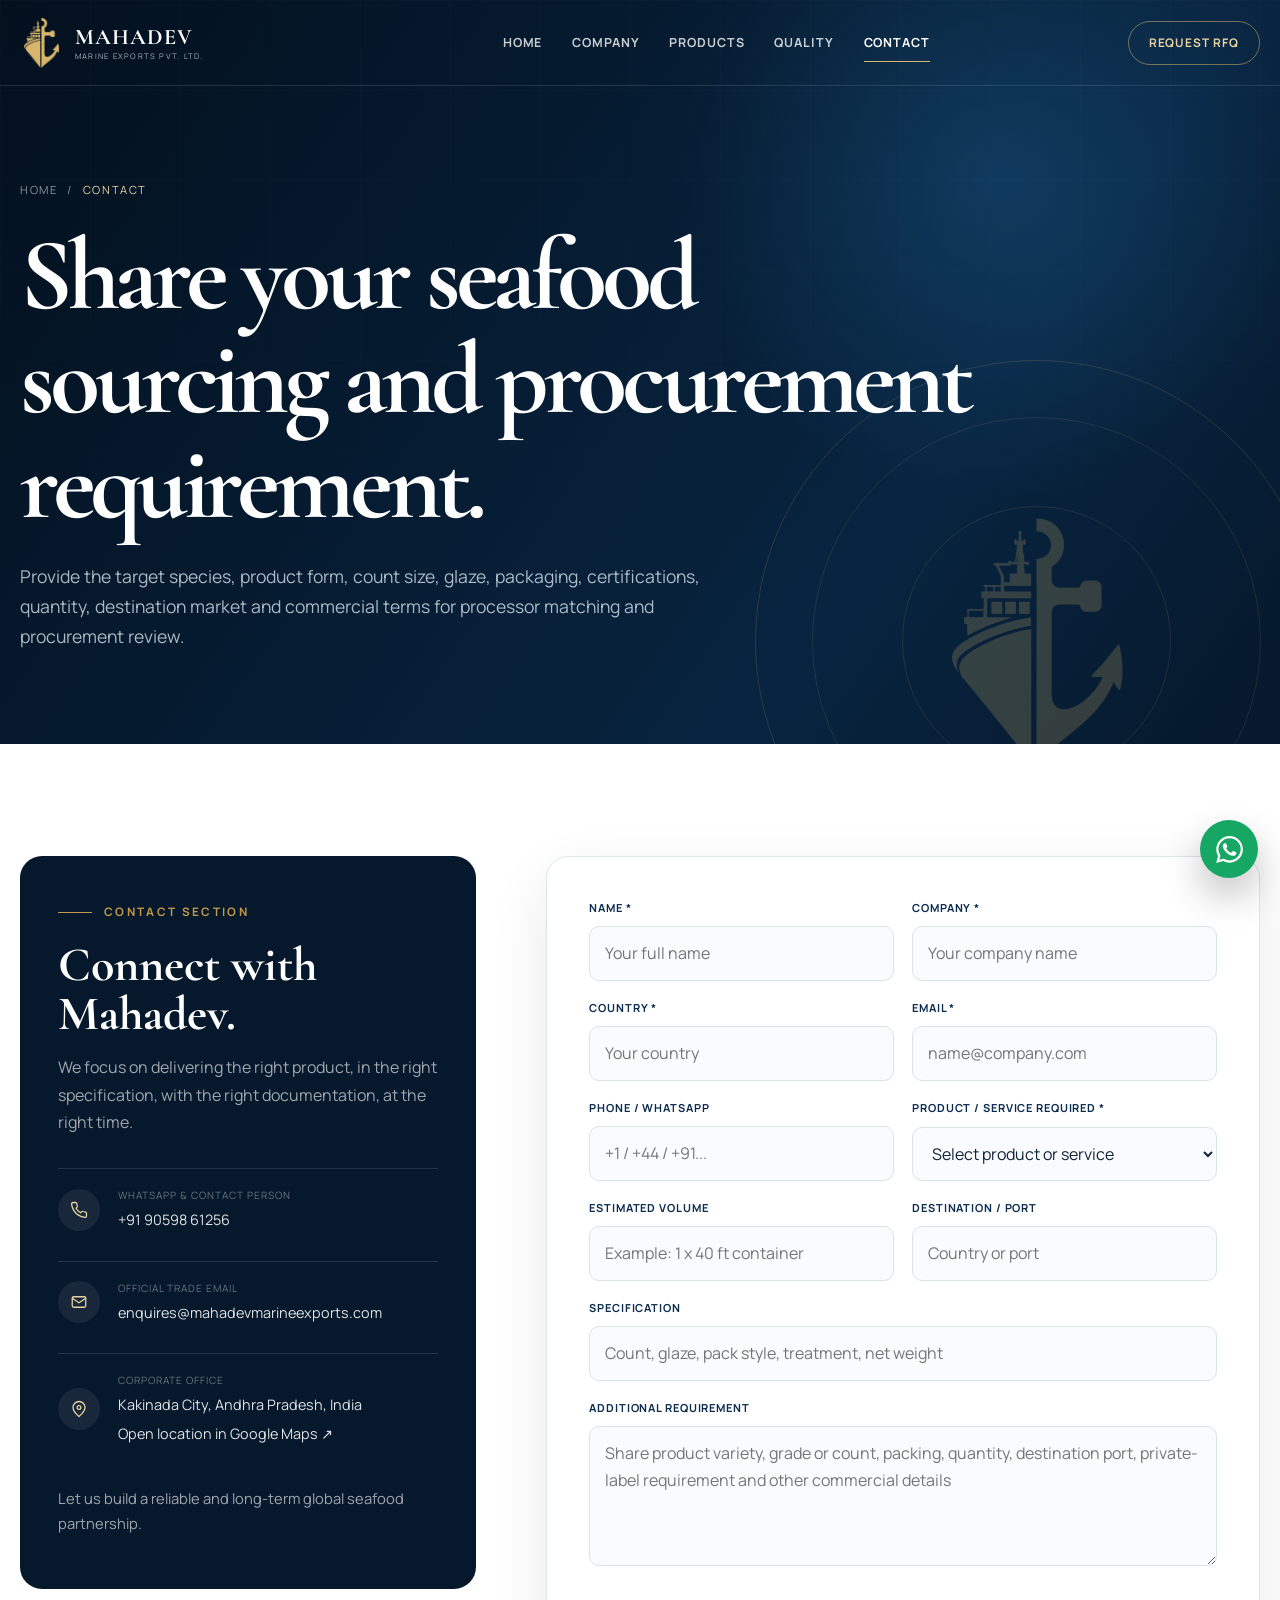
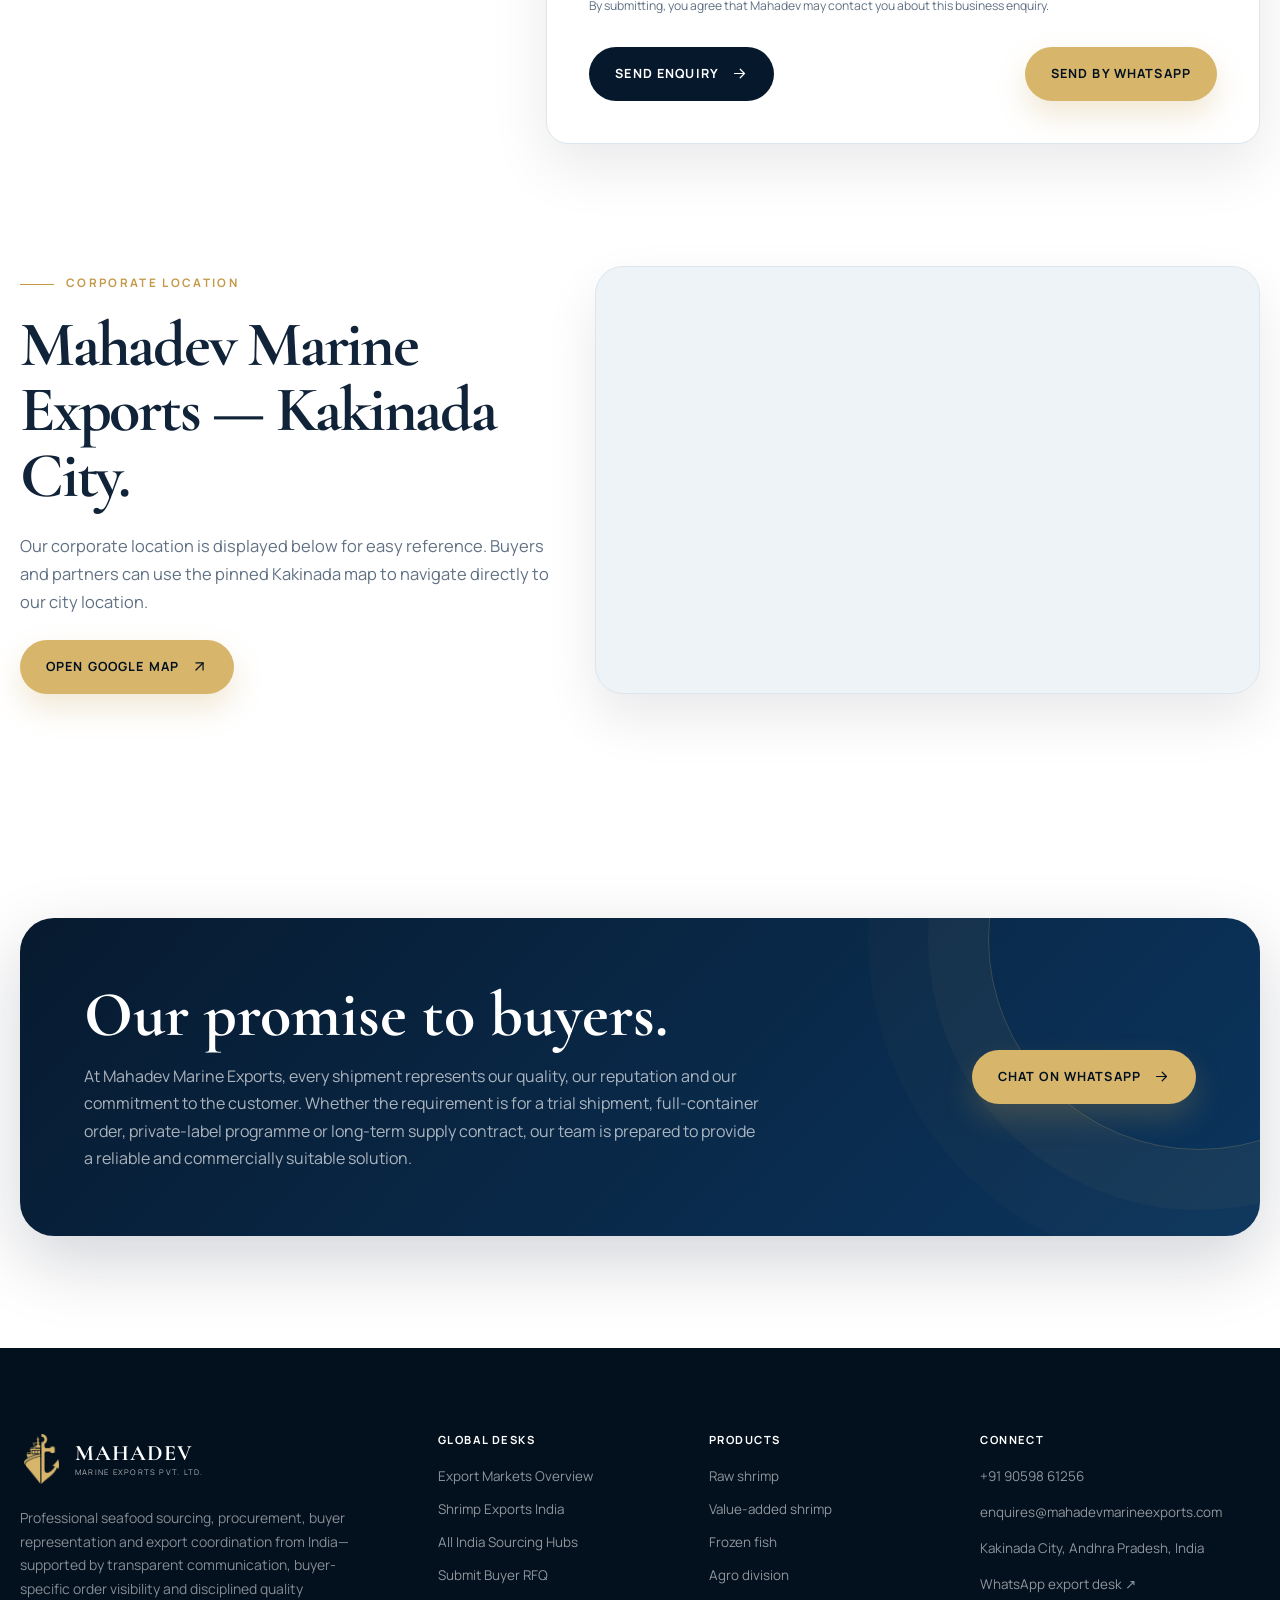
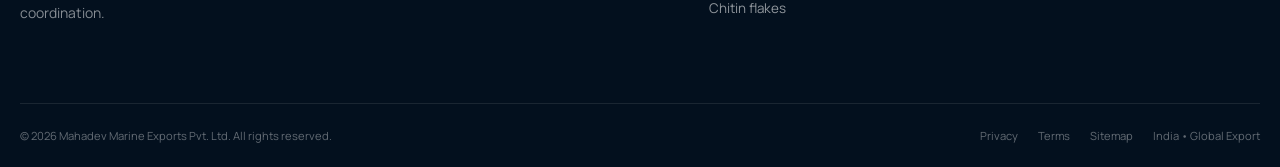
<file: contact.html>
<!DOCTYPE html>
<html lang="en">
<head>
<!-- Google tag (gtag.js) -->
<script async src="https://www.googletagmanager.com/gtag/js?id=G-32NT4Y2S3R"></script>
<script>
  window.dataLayer = window.dataLayer || [];
  function gtag(){dataLayer.push(arguments);}
  gtag('js', new Date());

  gtag('config', 'G-32NT4Y2S3R');
</script>
<link href="https://fonts.googleapis.com" rel="preconnect"/><link crossorigin="" href="https://fonts.gstatic.com" rel="preconnect"/>
<meta charset="utf-8"/><meta content="width=device-width,initial-scale=1" name="viewport"/>
<title>Seafood Sourcing &amp; Procurement Enquiry | Mahadev Marine Exports India</title>
<meta content="Contact Mahadev Marine Exports for seafood sourcing, processor identification, procurement management, buyer representation, quality coordination, export documentation and reefer logistics support in India." name="description"/>
<meta content="#03101e" name="theme-color"/><meta content="index,follow,max-image-preview:large,max-snippet:-1,max-video-preview:-1" name="robots"/>
<link href="favicon.png" rel="icon"/><link href="assets/images/brand/app-icon.png" rel="apple-touch-icon"/>
<link href="manifest.webmanifest" rel="manifest"/><link href="assets/css/site.css" rel="stylesheet"/>
<meta content="website" property="og:type"/>
<meta content="Seafood Sourcing &amp; Procurement Enquiry | Mahadev Marine Exports" property="og:title"/>
<meta content="Contact Mahadev Marine Exports for seafood sourcing, processor identification, procurement management, buyer representation, quality coordination, export documentation and reefer logistics support in India." property="og:description"/>
<meta content="https://mahadevmarineexports.com/assets/images/facility/processing-facility.webp" property="og:image"/>
<meta content="https://mahadevmarineexports.com/contact.html" property="og:url"/>
<meta content="seafood sourcing enquiry India, seafood procurement enquiry, shrimp buyer agent India, processor identification seafood, seafood buyer representation contact, seafood exporter India, Vannamei shrimp contact" name="keywords"/>
<meta content="Mahadev Marine Exports Pvt. Ltd." name="author"/><meta content="Mahadev Marine Exports Pvt. Ltd." name="publisher"/>
<meta content="index,follow,max-image-preview:large,max-snippet:-1,max-video-preview:-1" name="googlebot"/>
<meta content="index,follow,max-image-preview:large,max-snippet:-1,max-video-preview:-1" name="bingbot"/>
<meta content="IN-AP" name="geo.region"/><meta content="Kakinada, Andhra Pradesh, India" name="geo.placename"/>
<meta content="16.989065;82.247467" name="geo.position"/><meta content="16.989065, 82.247467" name="ICBM"/>
<meta content="telephone=yes" name="format-detection"/><meta content="Mahadev Marine Exports" property="og:site_name"/>
<meta content="en_IN" property="og:locale"/><meta content="summary_large_image" name="twitter:card"/>
<meta content="Contact Mahadev Marine Exports | Seafood, Agro &amp; Chitin Flakes Enquiries" name="twitter:title"/>
<meta content="Contact Mahadev Marine Exports for seafood, agro commodity and chitin flakes export enquiries, quotations, buyer specifications and shipment coordination." name="twitter:description"/>
<meta content="https://mahadevmarineexports.com/assets/images/facility/processing-facility.webp" name="twitter:image"/>
<link href="https://mahadevmarineexports.com/contact.html" rel="canonical"/>
<link href="https://mahadevmarineexports.com/contact.html" hreflang="x-default" rel="alternate"/>
<link href="https://mahadevmarineexports.com/contact.html" hreflang="en" rel="alternate"/>
<link href="https://mahadevmarineexports.com/contact.html" hreflang="en-us" rel="alternate"/>
<link href="https://mahadevmarineexports.com/contact.html" hreflang="en-gb" rel="alternate"/>
<link href="https://mahadevmarineexports.com/contact.html" hreflang="en-in" rel="alternate"/>
<link href="/llms.txt" rel="alternate" title="LLM site summary" type="text/plain"/>

<script type="application/ld+json">
{
  "@context": "https://schema.org",
  "@graph": [
    {
      "@type": "Corporation",
      "@id": "https://mahadevmarineexports.com/#organization",
      "name": "Mahadev Marine Exports Pvt. Ltd.",
      "alternateName": ["Mahadev Marine Exports", "MME"],
      "url": "https://mahadevmarineexports.com/",
      "logo": "https://mahadevmarineexports.com/assets/images/brand/logo-full.svg",
      "email": "enquires@mahadevmarineexports.com",
      "telephone": "+91-9059861256",
      "address": {
        "@type": "PostalAddress",
        "streetAddress": "Kakinada City",
        "addressLocality": "Kakinada",
        "addressRegion": "Andhra Pradesh",
        "postalCode": "533001",
        "addressCountry": "IN"
      },
      "areaServed": [
        "United States", "European Union", "United Kingdom", "United Arab Emirates", 
        "Saudi Arabia", "Japan", "China", "Vietnam", "Australia", "Canada", "All India"
      ]
    },
    {
      "@type": "ContactPage",
      "@id": "https://mahadevmarineexports.com/contact.html#webpage",
      "url": "https://mahadevmarineexports.com/contact.html",
      "name": "Seafood Sourcing & Procurement Enquiry | Mahadev Marine Exports India",
      "description": "Request a commercial quote for frozen shrimp, fish, tuna or value-added seafood. Share species, product form, count, glaze, packing, quantity and destination port.",
      "isPartOf": { "@id": "https://mahadevmarineexports.com/#website" },
      "about": { "@id": "https://mahadevmarineexports.com/#organization" }
    },
    {
      "@type": "BreadcrumbList",
      "itemListElement": [
        { "@type": "ListItem", "position": 1, "name": "Home", "item": "https://mahadevmarineexports.com/" },
        { "@type": "ListItem", "position": 2, "name": "Contact", "item": "https://mahadevmarineexports.com/contact.html" }
      ]
    }
  ]
}
</script>
</head>
<body>
<a class="skip-link" href="#main">Skip to content</a>
<div aria-hidden="true" class="preloader"><div class="preloader-mark"><span class="preloader-line"></span></div></div>

<header class="site-header">
<div class="container nav-wrap">
<a aria-label="Mahadev Marine Exports home" class="brand" href="index.html">
<span aria-hidden="true" class="brand-mark"></span>
<span class="brand-copy"><strong>MAHADEV</strong><span>MARINE EXPORTS PVT. LTD.</span></span>
</a>
<nav aria-label="Primary navigation" class="nav-links">
<a href="index.html">Home</a>
<a href="about.html">Company</a>
<a href="products.html">Products</a>
<a href="quality.html">Quality</a>
<a class="active" href="contact.html">Contact</a>
</nav>
<div class="nav-actions">
<a class="header-cta" href="buyer-enquiry.html">Request RFQ</a>
<button aria-expanded="false" aria-label="Toggle navigation" class="menu-toggle"><span></span><span></span></button>
</div>
</div>
</header>

<main id="main">
<section class="page-hero">
<div class="page-hero-visual"><span class="page-hero-mark"></span></div>
<div class="container">
<div class="breadcrumbs"><a href="index.html">Home</a> / <span>Contact</span></div>
<h1>Share your seafood sourcing and procurement requirement.</h1>
<p>Provide the target species, product form, count size, glaze, packaging, certifications, quantity, destination market and commercial terms for processor matching and procurement review.</p>
</div>
</section>

<section class="section section-white" id="enquiry">
<div class="container contact-layout">
<aside class="contact-card reveal from-left">
<div class="eyebrow">Contact section</div>
<h2>Connect with Mahadev.</h2>
<p>We focus on delivering the right product, in the right specification, with the right documentation, at the right time.</p>
<div class="contact-list">
<div class="contact-item">
<span class="contact-icon">
<svg aria-hidden="true" fill="none" stroke="currentColor" stroke-linecap="round" stroke-linejoin="round" stroke-width="1.7" viewBox="0 0 24 24"><path d="M22 16.92v3a2 2 0 0 1-2.18 2 19.8 19.8 0 0 1-8.63-3.07 19.5 19.5 0 0 1-6-6A19.8 19.8 0 0 1 2.12 4.18 2 2 0 0 1 4.11 2h3a2 2 0 0 1 2 1.72c.12.9.33 1.78.62 2.63a2 2 0 0 1-.45 2.11L8 9.73a16 16 0 0 0 6 6l1.27-1.27a2 2 0 0 1 2.11-.45c.85.29 1.73.5 2.63.62A2 2 0 0 1 22 16.92z"/></svg>
</span>
<div><small>WhatsApp &amp; Contact Person</small><a href="tel:+919059861256">+91 90598 61256</a></div>
</div>
<div class="contact-item">
<span class="contact-icon">
<svg aria-hidden="true" fill="none" stroke="currentColor" stroke-linecap="round" stroke-linejoin="round" stroke-width="1.7" viewBox="0 0 24 24"><rect height="14" rx="2" width="18" x="3" y="5"/><path d="m3 7 9 6 9-6"/></svg>
</span>
<div><small>Official Trade Email</small><a href="mailto:enquires@mahadevmarineexports.com">enquires@mahadevmarineexports.com</a></div>
</div>
<div class="contact-item">
<span class="contact-icon">
<svg aria-hidden="true" fill="none" stroke="currentColor" stroke-linecap="round" stroke-linejoin="round" stroke-width="1.7" viewBox="0 0 24 24"><path d="M20 10c0 5-8 12-8 12S4 15 4 10a8 8 0 1 1 16 0Z"/><circle cx="12" cy="10" r="2.5"/></svg>
</span>
<div><small>Corporate office</small><address>Kakinada City, Andhra Pradesh, India</address><a class="map-inline-link" href="https://maps.app.goo.gl/gDpNjgzezMpHmVBbA" rel="noopener" target="_blank">Open location in Google Maps ↗</a></div>
</div>
</div>
<p class="small-note" style="margin-top:22px">Let us build a reliable and long-term global seafood partnership.</p>
</aside>

<form action="#" class="contact-form reveal from-right" data-enquiry-form="" id="enquiry-form" method="GET" onsubmit="event.preventDefault(); return false;">
<div class="form-field"><label for="name">Name *</label><input autocomplete="name" id="name" name="name" required="" placeholder="Your full name"/></div>
<div class="form-field"><label for="company">Company *</label><input autocomplete="organization" id="company" name="company" required="" placeholder="Your company name"/></div>
<div class="form-field"><label for="country">Country *</label><input autocomplete="country-name" id="country" name="country" required="" placeholder="Your country"/></div>
<div class="form-field"><label for="email">Email *</label><input autocomplete="email" id="email" name="email" required="" type="email" placeholder="name@company.com"/></div>
<div class="form-field"><label for="phone">Phone / WhatsApp</label><input autocomplete="tel" id="phone" name="phone" placeholder="+1 / +44 / +91..."/></div>
<div class="form-field">
<label for="product">Product / Service Required *</label>
<select id="product" name="product" required="">
<option value="">Select product or service</option>
<option>Seafood Sourcing</option>
<option>Procurement Management</option>
<option>Buyer Representation in India</option>
<option>Processor Identification</option>
<option>Supplier Evaluation</option>
<option>Quality Assurance Coordination</option>
<option>Export Documentation Coordination</option>
<option>Shipping &amp; Logistics Coordination</option>
<option>Vannamei Shrimp</option>
<option>Black Tiger Shrimp</option>
<option>Value-Added Shrimp</option>
<option>Frozen Fish / Tuna</option>
<option>Rice</option>
<option>Millets</option>
<option>Spices</option>
<option>Coffee Beans</option>
<option>Chitin Flakes</option>
<option>Other requirement</option>
</select>
</div>
<div class="form-field"><label for="volume">Estimated volume</label><input id="volume" name="volume" placeholder="Example: 1 x 40 ft container"/></div>
<div class="form-field"><label for="destination">Destination / port</label><input id="destination" name="destination" placeholder="Country or port"/></div>
<div class="form-field full"><label for="specification">Specification</label><input id="specification" name="specification" placeholder="Count, glaze, pack style, treatment, net weight"/></div>
<div class="form-field full"><label for="message">Additional requirement</label><textarea id="message" name="message" placeholder="Share product variety, grade or count, packing, quantity, destination port, private-label requirement and other commercial details"></textarea></div>
<p class="form-consent">By submitting, you agree that Mahadev may contact you about this business enquiry.</p>
<div class="form-submit">
<a class="btn btn-navy" href="mailto:enquires@mahadevmarineexports.com" id="btn-send-email">Send enquiry <svg aria-hidden="true" fill="none" stroke="currentColor" stroke-linecap="round" stroke-linejoin="round" stroke-width="1.7" viewBox="0 0 24 24"><path d="M5 12h14M13 6l6 6-6 6"/></svg></a>
<a class="btn btn-primary" data-send-whatsapp="" href="https://wa.me/919059861256" rel="noopener" target="_blank">Send by WhatsApp</a>
</div>
<div class="full" id="form-status-msg" style="display:none;margin-top:14px;padding:12px 16px;border-radius:8px;background:rgba(30,58,138,0.25);border:1px solid rgba(96,165,250,0.4);color:#e2e8f0;font-size:0.88rem;line-height:1.5"></div>
</form>
</div>
</section>

<section class="section section-white contact-map-section">
<div class="container contact-map-layout">
<div class="map-copy reveal from-left">
<div class="eyebrow">Corporate location</div>
<h2 class="section-title">Mahadev Marine Exports — Kakinada City.</h2>
<p class="section-intro">Our corporate location is displayed below for easy reference. Buyers and partners can use the pinned Kakinada map to navigate directly to our city location.</p>
<div class="contact-map-actions">
<a class="btn btn-primary" href="https://maps.app.goo.gl/gDpNjgzezMpHmVBbA" rel="noopener" target="_blank">Open Google Map <svg aria-hidden="true" fill="none" stroke="currentColor" stroke-linecap="round" stroke-linejoin="round" stroke-width="1.7" viewBox="0 0 24 24"><path d="M7 17 17 7"></path><path d="M7 7h10v10"></path></svg></a>
</div>
</div>
<div class="contact-map-frame reveal from-right">
<iframe aria-label="Map showing Kakinada City, Andhra Pradesh, India" loading="lazy" referrerpolicy="no-referrer-when-downgrade" src="https://www.google.com/maps?q=Kakinada,+Andhra+Pradesh,+India&amp;z=12&amp;output=embed"></iframe>
</div>
</div>
</section>

<section class="section section-white">
<div class="container">
<div class="cta-panel reveal">
<div>
<h2>Our promise to buyers.</h2>
<p>At Mahadev Marine Exports, every shipment represents our quality, our reputation and our commitment to the customer. Whether the requirement is for a trial shipment, full-container order, private-label programme or long-term supply contract, our team is prepared to provide a reliable and commercially suitable solution.</p>
</div>
<a class="btn btn-primary" href="https://wa.me/919059861256" rel="noopener" target="_blank">Chat on WhatsApp <svg aria-hidden="true" fill="none" stroke="currentColor" stroke-linecap="round" stroke-linejoin="round" stroke-width="1.7" viewBox="0 0 24 24"><path d="M5 12h14M13 6l6 6-6 6"/></svg></a>
</div>
</div>
</section>
</main>

<footer class="site-footer">
<div class="container footer-main">
<div class="footer-brand">
<a class="brand" href="index.html"><span aria-hidden="true" class="brand-mark"></span><span class="brand-copy"><strong>MAHADEV</strong><span>MARINE EXPORTS PVT. LTD.</span></span></a>
<p>Professional seafood sourcing, procurement, buyer representation and export coordination from India—supported by transparent communication, buyer-specific order visibility and disciplined quality coordination.</p>
</div>
<div>
<h3 class="footer-title">Global Desks</h3>
<div class="footer-links">
<a href="export-markets.html">Export Markets Overview</a>
<a href="shrimp-exports-india.html">Shrimp Exports India</a>
<a href="india-seafood-sourcing.html">All India Sourcing Hubs</a>
<a href="buyer-enquiry.html">Submit Buyer RFQ</a>
</div>
</div>
<div>
<h3 class="footer-title">Products</h3>
<div class="footer-links">
<a href="products.html#raw-shrimp">Raw shrimp</a>
<a href="products.html#value-added">Value-added shrimp</a>
<a href="products.html#fish">Frozen fish</a>
<a href="products.html#agro-division">Agro division</a>
<a href="products.html#shrimp-byproducts">Chitin flakes</a>
</div>
</div>
<div>
<h3 class="footer-title">Connect</h3>
<div class="footer-contact">
<a href="tel:+919059861256">+91 90598 61256</a>
<a href="mailto:enquires@mahadevmarineexports.com">enquires@mahadevmarineexports.com</a>
<address>Kakinada City, Andhra Pradesh, India</address>
<a href="https://wa.me/919059861256" rel="noopener" target="_blank">WhatsApp export desk ↗</a>
</div>
</div>
</div>
<div class="container footer-bottom">
<span>© 2026 Mahadev Marine Exports Pvt. Ltd. All rights reserved.</span>
<div class="footer-legal">
<a href="privacy.html">Privacy</a>
<a href="terms.html">Terms</a>
<a href="sitemap.xml">Sitemap</a>
<span>India • Global Export</span>
</div>
</div>
</footer>

<a aria-label="Chat with Mahadev on WhatsApp" class="whatsapp-float" href="https://wa.me/919059861256?text=Hello%20Mahadev%20Marine%20Exports%2C%20I%20would%20like%20to%20discuss%20an%20export%20requirement." rel="noopener" target="_blank">
<svg aria-hidden="true" fill="currentColor" viewBox="0 0 24 24"><path d="M20.5 3.5A11.8 11.8 0 0 0 12.08 0C5.55 0 .24 5.31.24 11.84c0 2.09.55 4.13 1.59 5.92L.14 23.94l6.32-1.66a11.8 11.8 0 0 0 5.62 1.43h.01c6.52 0 11.83-5.31 11.84-11.84 0-3.16-1.22-6.13-3.43-8.37Zm-8.42 18.2h-.01a9.82 9.82 0 0 1-5.01-1.37l-.36-.21-3.75.99 1-3.66-.24-.38a9.82 9.82 0 0 1-1.51-5.23c0-5.43 4.43-9.85 9.87-9.85 2.63 0 5.1 1.03 6.96 2.89a9.79 9.79 0 0 1 2.88 6.98c0 5.44-4.42 9.86-9.83 9.86Zm5.4-7.38c-.3-.15-1.75-.87-2.02-.97-.27-.1-.47-.15-.67.15-.2.3-.77.97-.94 1.17-.17.2-.35.22-.65.07-.3-.15-1.25-.46-2.38-1.47a8.94 8.94 0 0 1-1.65-2.05c-.17-.3-.02-.46.13-.61.13-.13.3-.35.44-.52.15-.17.2-.3.3-.5.1-.2.05-.37-.02-.52-.08-.15-.67-1.61-.92-2.21-.24-.58-.49-.5-.67-.51h-.57c-.2 0-.52.07-.79.37-.27.3-1.04 1.02-1.04 2.49s1.07 2.89 1.22 3.09c.15.2 2.1 3.21 5.09 4.5.71.31 1.27.49 1.7.63.72.23 1.37.2 1.88.12.57-.08 1.75-.72 2-1.41.25-.7.25-1.29.17-1.41-.07-.13-.27-.2-.57-.35Z"></path></svg>
</a>
<script defer="" src="assets/js/site.js?v=3.2"></script>
</body>
</html>
</file>
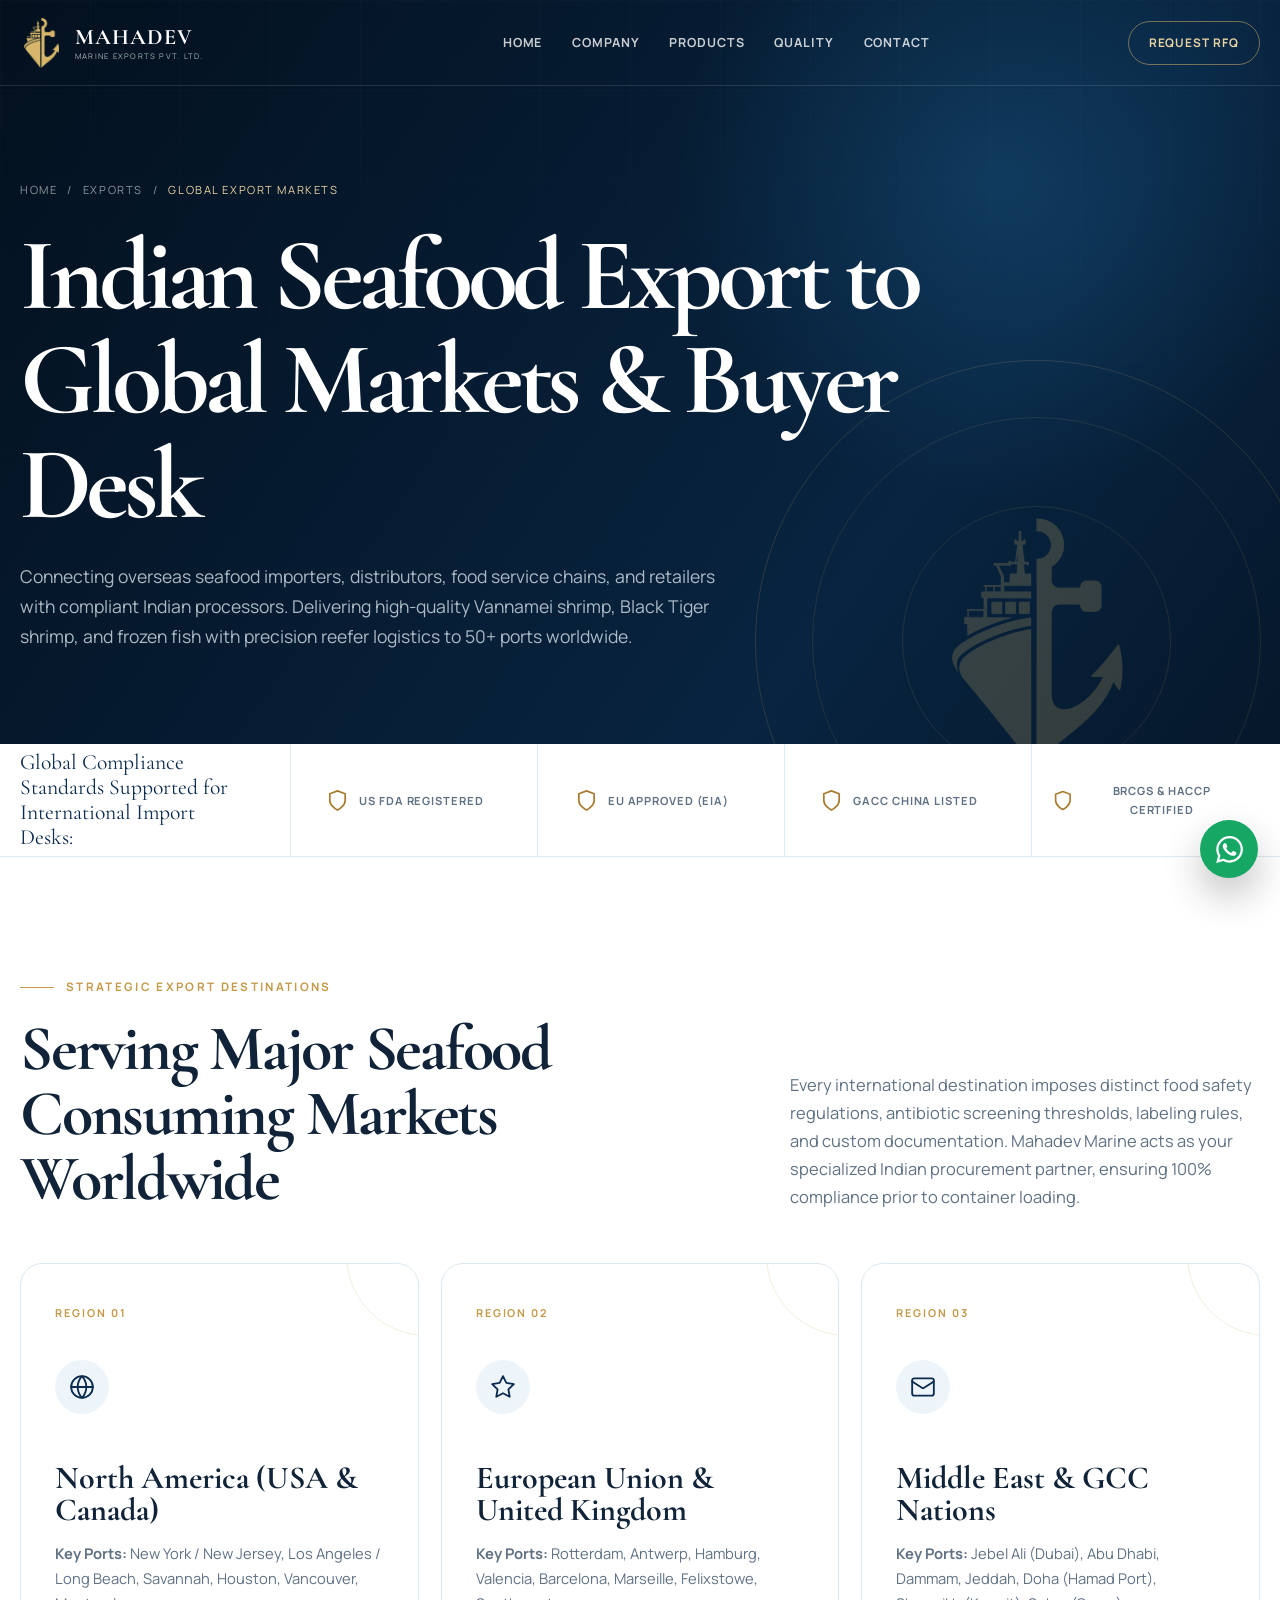
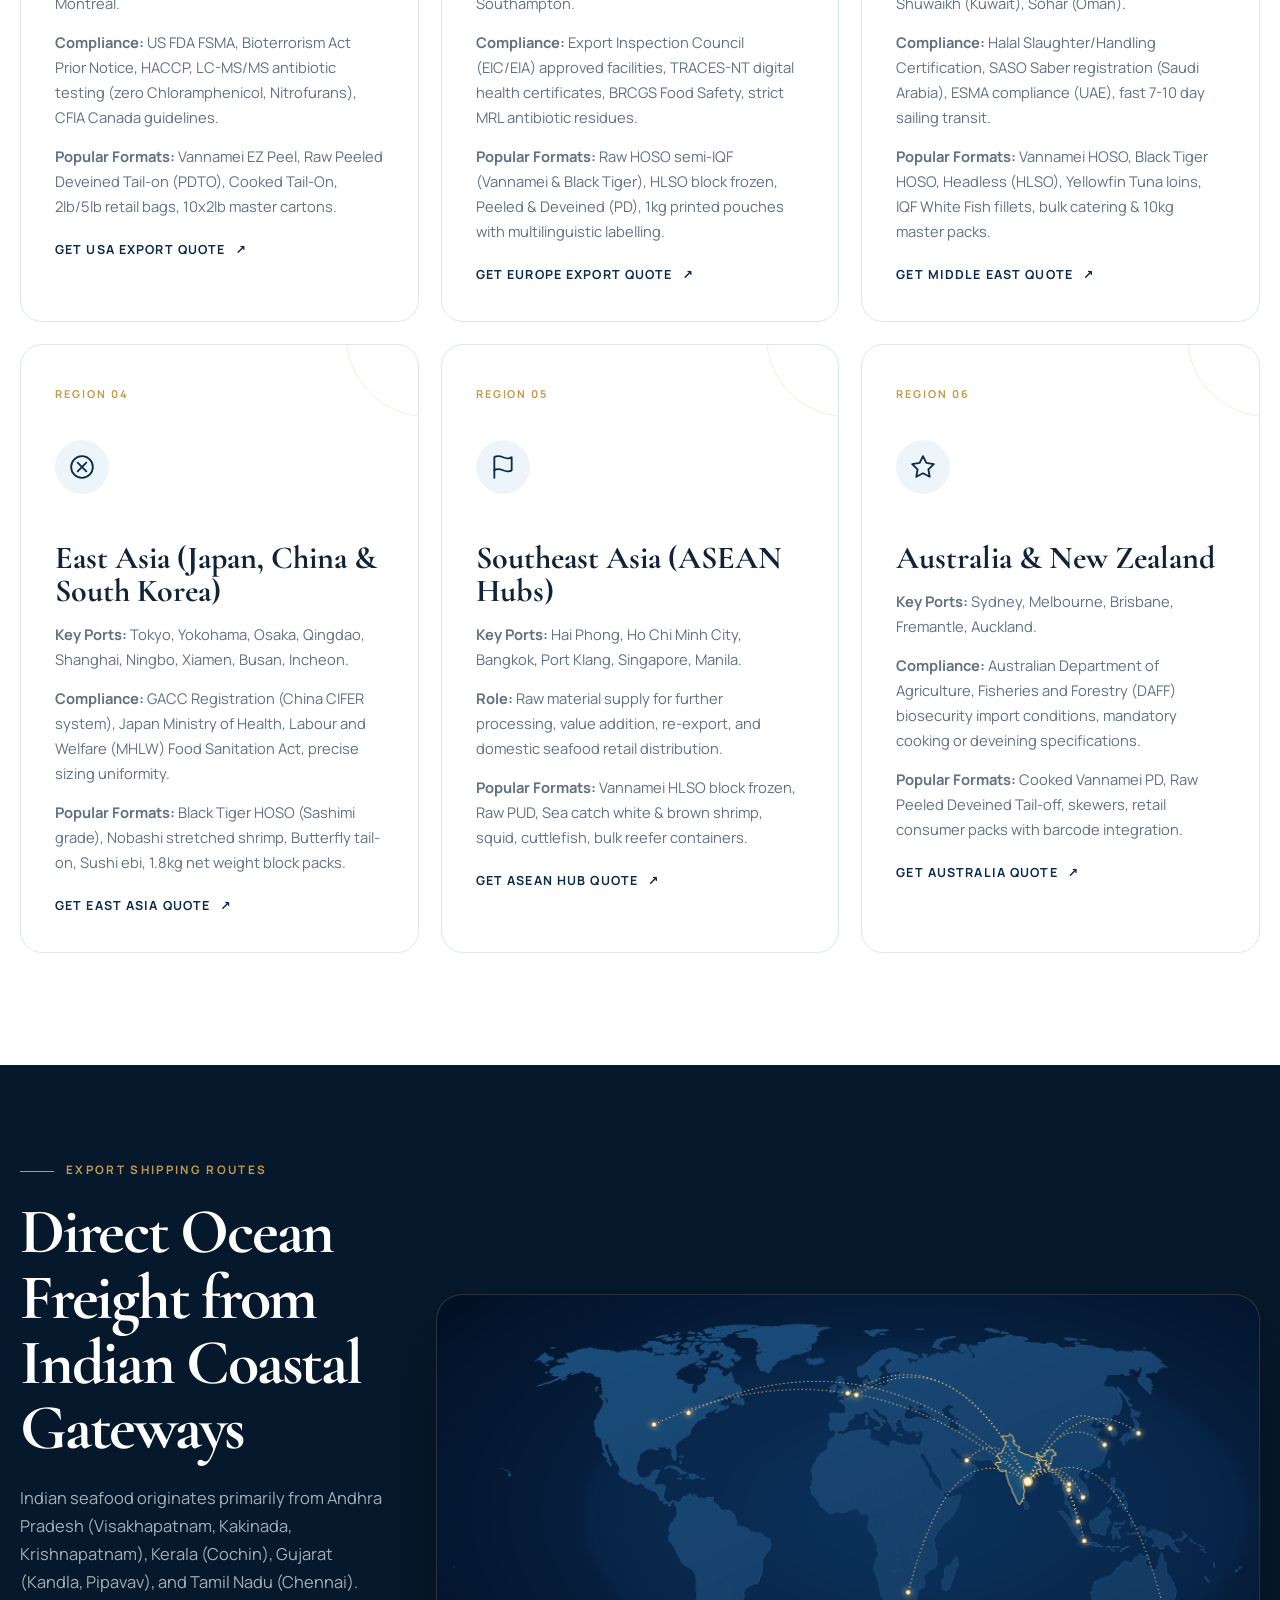
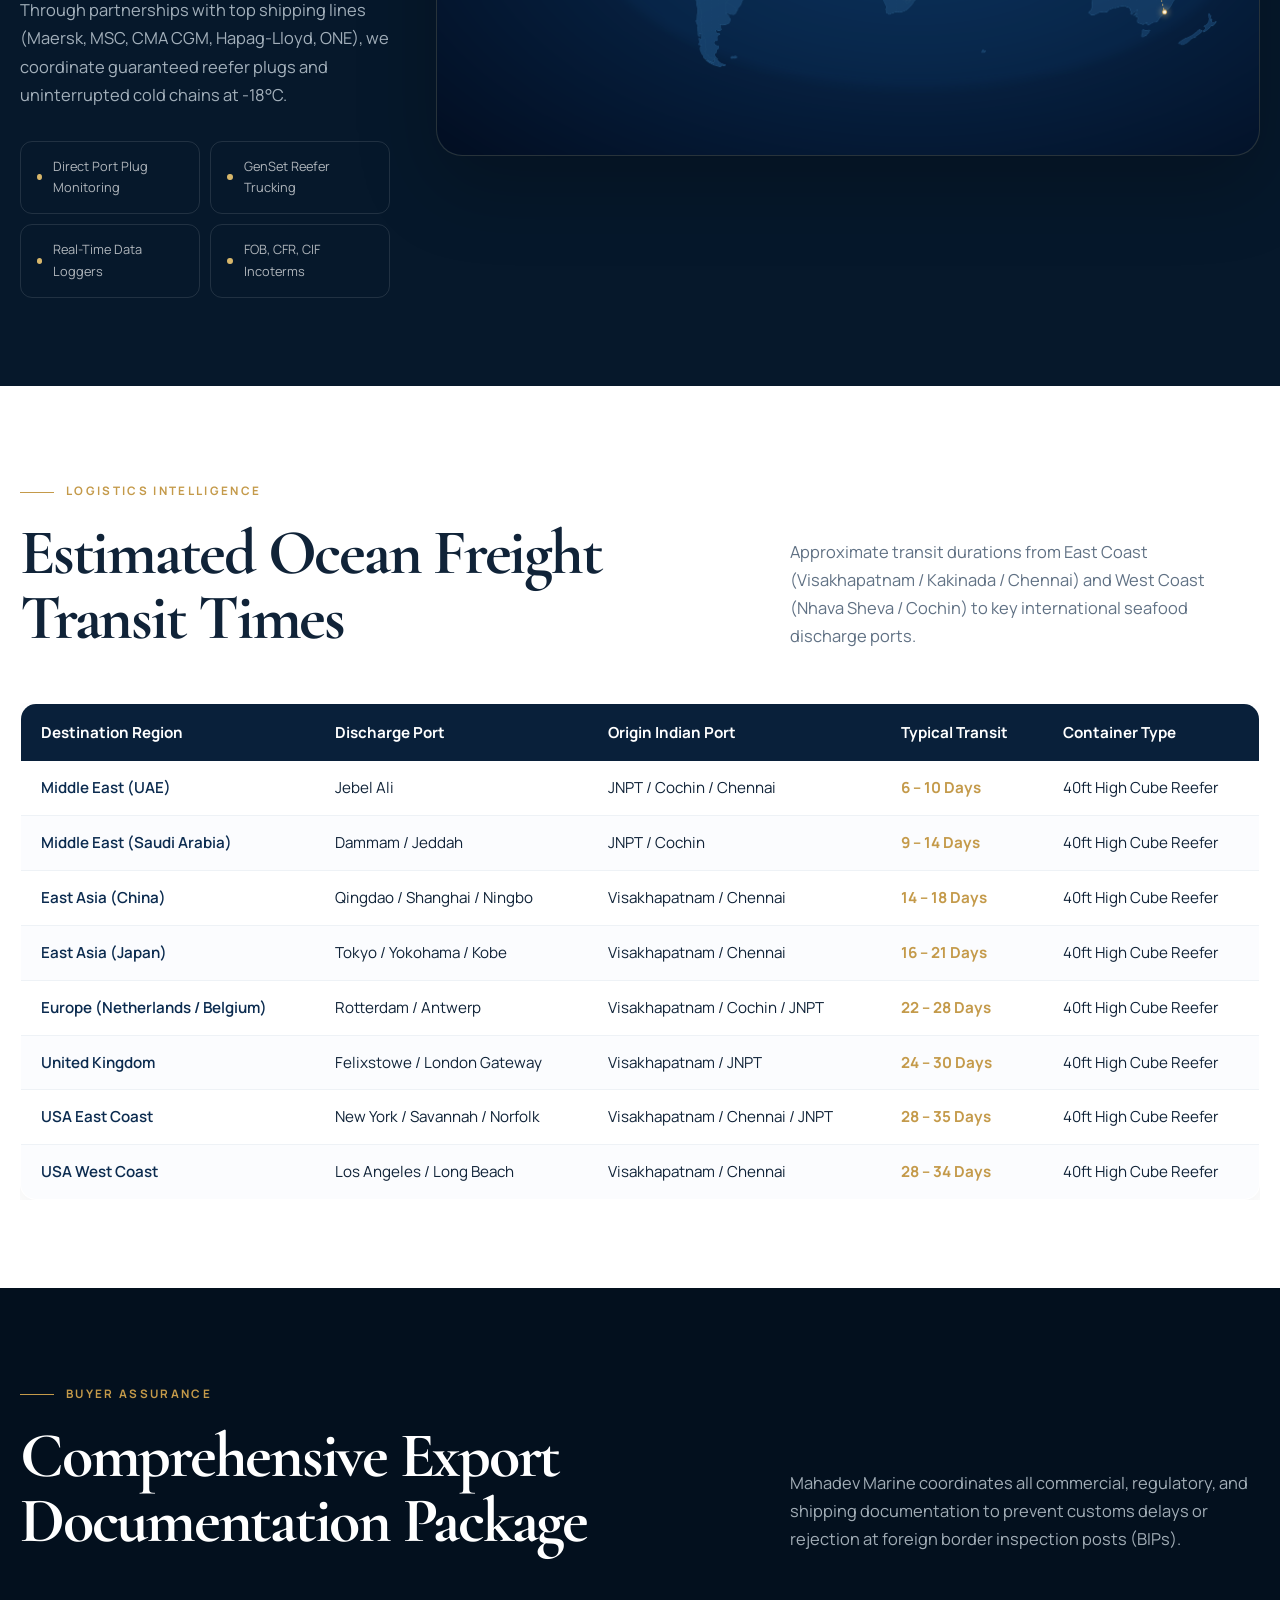
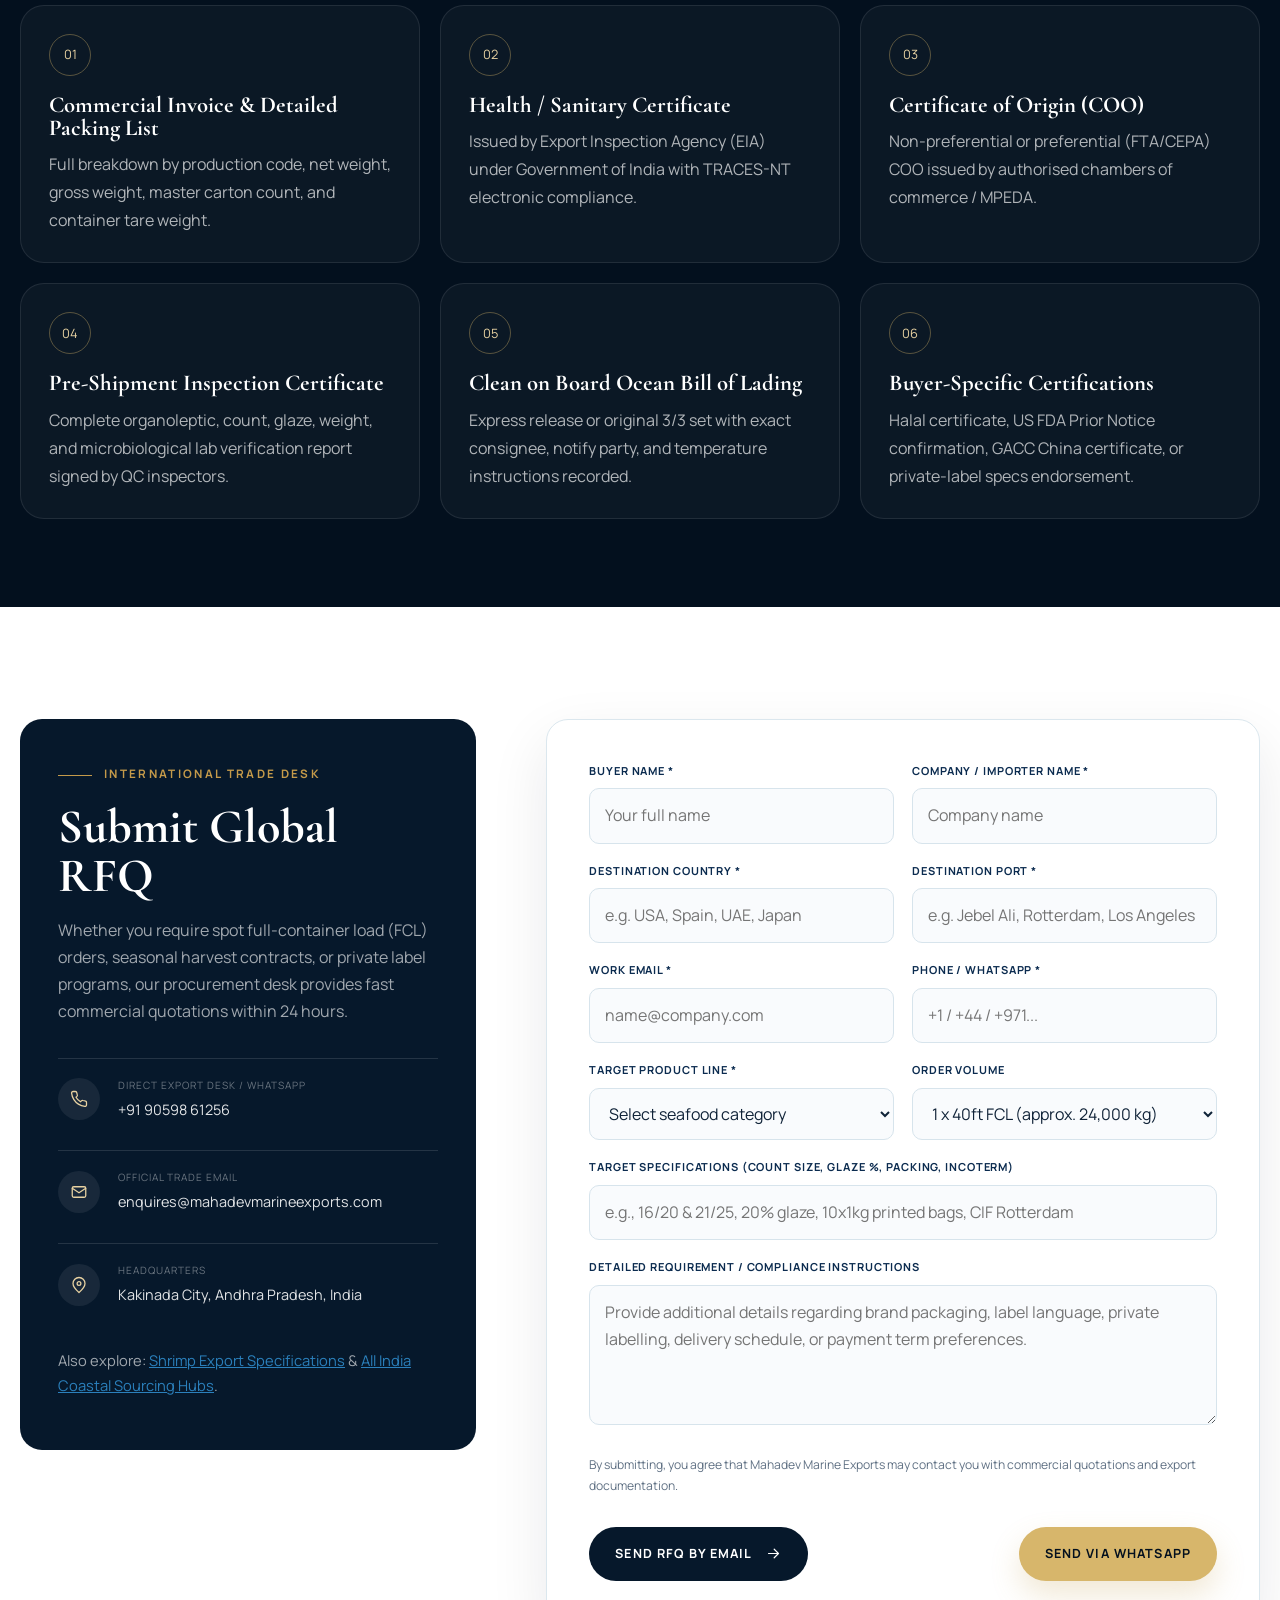
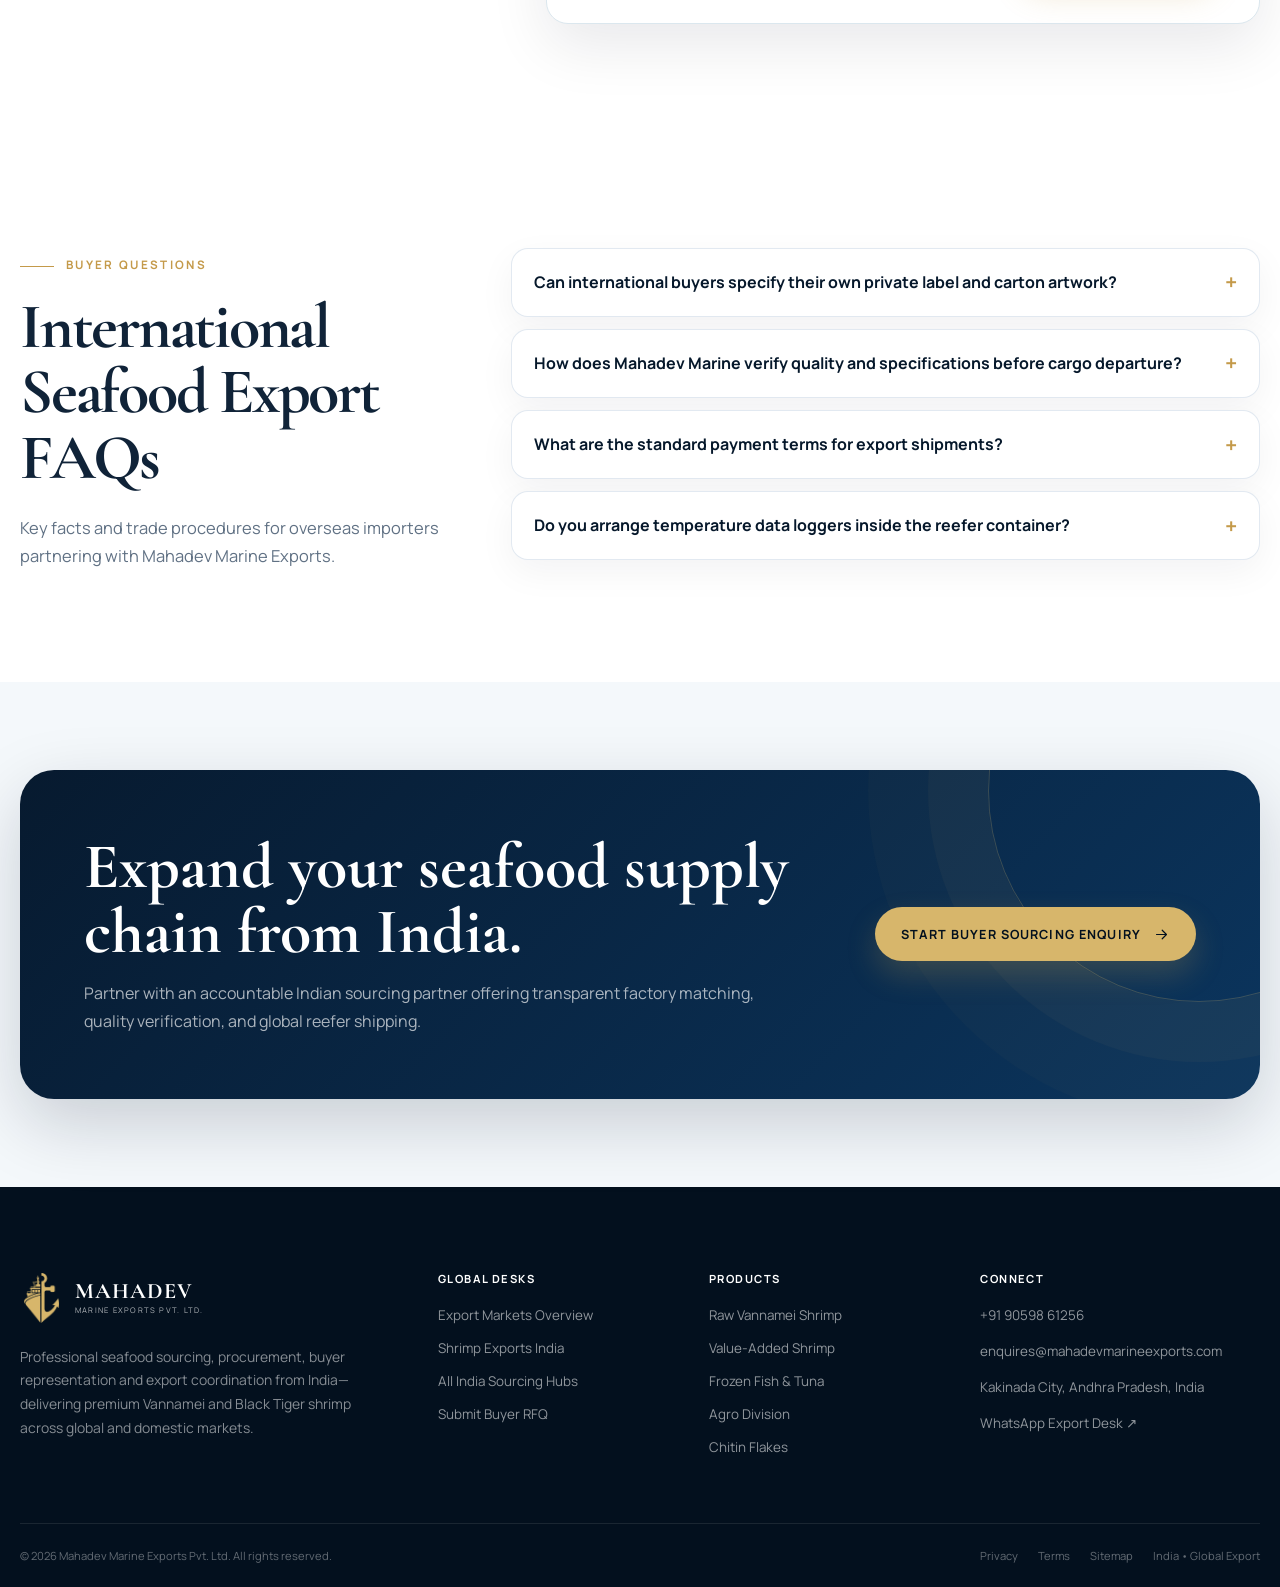
<file: export-markets.html>
<!DOCTYPE html>
<html lang="en">
<head>
<!-- Google tag (gtag.js) -->
<script async src="https://www.googletagmanager.com/gtag/js?id=G-32NT4Y2S3R"></script>
<script>
  window.dataLayer = window.dataLayer || [];
  function gtag(){dataLayer.push(arguments);}
  gtag('js', new Date());

  gtag('config', 'G-32NT4Y2S3R');
</script>
<link href="https://fonts.googleapis.com" rel="preconnect"/><link crossorigin="" href="https://fonts.gstatic.com" rel="preconnect"/>
<meta charset="utf-8"/><meta content="width=device-width,initial-scale=1" name="viewport"/>
<title>Global Seafood Export Markets &amp; Buyer Desk | Mahadev Marine Exports India</title>
<meta content="Exporting premium Indian Vannamei shrimp, Black Tiger shrimp, and frozen fish worldwide. Serving seafood importers across USA, Europe, UK, Middle East, Japan, China, Southeast Asia &amp; Australia with end-to-end reefer logistics and quality coordination." name="description"/>
<meta content="#03101e" name="theme-color"/><meta content="index,follow,max-image-preview:large,max-snippet:-1,max-video-preview:-1" name="robots"/>
<link href="favicon.png" rel="icon"/><link href="assets/images/brand/app-icon.png" rel="apple-touch-icon"/>
<link href="manifest.webmanifest" rel="manifest"/><link href="assets/css/site.css" rel="stylesheet"/>
<meta content="website" property="og:type"/>
<meta content="Global Seafood Export Markets &amp; Buyer Desk | Mahadev Marine Exports" property="og:title"/>
<meta content="Direct seafood procurement and export coordination from India to USA, Europe, Middle East, East Asia, and Australia. Complete reefer logistics, US FDA, EU, and GACC compliant sourcing." property="og:description"/>
<meta content="https://mahadevmarineexports.com/assets/images/brand/global-buyer-map.png" property="og:image"/>
<meta content="https://mahadevmarineexports.com/export-markets.html" property="og:url"/>
<meta content="Indian seafood export to USA, seafood export to Europe, shrimp export Middle East UAE Saudi Arabia, frozen shrimp suppliers Japan China, Australia seafood import India, CIF FOB seafood trade India, reefer container logistics India, Vannamei shrimp global exporter" name="keywords"/>
<meta content="Mahadev Marine Exports Pvt. Ltd." name="author"/><meta content="Mahadev Marine Exports Pvt. Ltd." name="publisher"/>
<meta content="index,follow,max-image-preview:large,max-snippet:-1,max-video-preview:-1" name="googlebot"/>
<meta content="index,follow,max-image-preview:large,max-snippet:-1,max-video-preview:-1" name="bingbot"/>
<meta content="IN-AP" name="geo.region"/><meta content="Kakinada, Andhra Pradesh, India" name="geo.placename"/>
<meta content="16.989065;82.247467" name="geo.position"/><meta content="16.989065, 82.247467" name="ICBM"/>
<meta content="telephone=yes" name="format-detection"/><meta content="Mahadev Marine Exports" property="og:site_name"/>
<meta content="en_IN" property="og:locale"/><meta content="summary_large_image" name="twitter:card"/>
<meta content="Global Seafood Export Markets | Mahadev Marine Exports India" name="twitter:title"/>
<meta content="Connecting international seafood importers with top certified Indian processors. Sourcing Vannamei, Black Tiger, and frozen fish with strict quality and documentation compliance." name="twitter:description"/>
<meta content="https://mahadevmarineexports.com/assets/images/brand/global-buyer-map.png" name="twitter:image"/>
<link href="https://mahadevmarineexports.com/export-markets.html" rel="canonical"/>
<link href="https://mahadevmarineexports.com/export-markets.html" hreflang="x-default" rel="alternate"/>
<link href="https://mahadevmarineexports.com/export-markets.html" hreflang="en" rel="alternate"/>
<link href="https://mahadevmarineexports.com/export-markets.html" hreflang="en-us" rel="alternate"/>
<link href="https://mahadevmarineexports.com/export-markets.html" hreflang="en-gb" rel="alternate"/>
<link href="https://mahadevmarineexports.com/export-markets.html" hreflang="en-in" rel="alternate"/>
<link href="/llms.txt" rel="alternate" title="LLM site summary" type="text/plain"/>

<script type="application/ld+json">
{
  "@context": "https://schema.org",
  "@graph": [
    {
      "@type": "Corporation",
      "@id": "https://mahadevmarineexports.com/#organization",
      "name": "Mahadev Marine Exports Pvt. Ltd.",
      "alternateName": ["Mahadev Marine Exports", "MME"],
      "url": "https://mahadevmarineexports.com/",
      "logo": "https://mahadevmarineexports.com/assets/images/brand/logo-full.svg",
      "email": "enquires@mahadevmarineexports.com",
      "telephone": "+91-9059861256",
      "address": {
        "@type": "PostalAddress",
        "streetAddress": "Kakinada City",
        "addressLocality": "Kakinada",
        "addressRegion": "Andhra Pradesh",
        "postalCode": "533001",
        "addressCountry": "IN"
      },
      "areaServed": [
        "United States", "European Union", "United Kingdom", "United Arab Emirates", 
        "Saudi Arabia", "Japan", "China", "Vietnam", "Australia", "Canada", "Singapore"
      ],
      "knowsAbout": [
        "Global Seafood Export", "Vannamei Shrimp Export India", "Black Tiger Shrimp Procurement",
        "US FDA Seafood Compliance", "EU TRACES Health Certificates", "GACC China Registration",
        "Reefer Container Freight India", "FOB CFR CIF Seafood Contracts"
      ]
    },
    {
      "@type": "WebPage",
      "@id": "https://mahadevmarineexports.com/export-markets.html#webpage",
      "url": "https://mahadevmarineexports.com/export-markets.html",
      "name": "Global Seafood Export Markets & International Buyer Desk | Mahadev Marine Exports",
      "description": "Comprehensive guide for international seafood importers sourcing Indian shrimp and frozen seafood across USA, EU, UK, Middle East, East Asia, and Australia.",
      "isPartOf": { "@id": "https://mahadevmarineexports.com/#website" },
      "about": { "@id": "https://mahadevmarineexports.com/#organization" }
    },
    {
      "@type": "BreadcrumbList",
      "itemListElement": [
        { "@type": "ListItem", "position": 1, "name": "Home", "item": "https://mahadevmarineexports.com/" },
        { "@type": "ListItem", "position": 2, "name": "Global Export Markets", "item": "https://mahadevmarineexports.com/export-markets.html" }
      ]
    },
    {
      "@type": "FAQPage",
      "mainEntity": [
        {
          "@type": "Question",
          "name": "Which global markets does Mahadev Marine Exports supply from India?",
          "acceptedAnswer": {
            "@type": "Answer",
            "text": "Mahadev Marine coordinates seafood exports to over 50 destination ports across North America (USA, Canada), Europe (Spain, France, Italy, Netherlands, Germany, Belgium), the United Kingdom, the Middle East (UAE, Saudi Arabia, Qatar, Kuwait), East Asia (Japan, China, South Korea), Southeast Asia (Vietnam, Thailand, Singapore), and Australia."
          }
        },
        {
          "@type": "Question",
          "name": "What international food safety standards and certifications are supported?",
          "acceptedAnswer": {
            "@type": "Answer",
            "text": "Sourcing programs are aligned with US FDA Food Safety Modernization Act (FSMA) standards, European Union EIA approvals, China GACC registration, BRCGS Food Safety, HACCP, ISO 22000, ASC, and Halal certification depending on buyer destination requirements."
          }
        },
        {
          "@type": "Question",
          "name": "What are the typical shipping transit times from Indian ports?",
          "acceptedAnswer": {
            "@type": "Answer",
            "text": "From major Indian coastal ports (Visakhapatnam, Kakinada, Chennai, Krishnapatnam, JNPT Mumbai), ocean freight transit times are approximately 7 to 12 days to Jebel Ali (Middle East), 14 to 20 days to East Asian ports, 22 to 28 days to Western European ports, and 28 to 35 days to US East and West Coast ports."
          }
        },
        {
          "@type": "Question",
          "name": "What commercial Incoterms can international buyers contract under?",
          "acceptedAnswer": {
            "@type": "Answer",
            "text": "We support FOB (Free on Board) from Indian ports, CFR (Cost and Freight) to destination port, and CIF (Cost, Insurance and Freight) with Institute Cargo Clauses (A) marine refrigerated insurance."
          }
        }
      ]
    }
  ]
}
</script>
</head>
<body>
<a class="skip-link" href="#main">Skip to content</a>
<div aria-hidden="true" class="preloader"><div class="preloader-mark"><span class="preloader-line"></span></div></div>

<header class="site-header">
<div class="container nav-wrap">
<a aria-label="Mahadev Marine Exports home" class="brand" href="index.html">
<span aria-hidden="true" class="brand-mark"></span>
<span class="brand-copy"><strong>MAHADEV</strong><span>MARINE EXPORTS PVT. LTD.</span></span>
</a>
<nav aria-label="Primary navigation" class="nav-links">
<a href="index.html">Home</a>
<a href="about.html">Company</a>
<a href="products.html">Products</a>
<a href="quality.html">Quality</a>
<a href="contact.html">Contact</a>
</nav>
<div class="nav-actions">
<a class="header-cta" href="buyer-enquiry.html">Request RFQ</a>
<button aria-expanded="false" aria-label="Toggle navigation" class="menu-toggle"><span></span><span></span></button>
</div>
</div>
</header>

<main id="main">
<section class="page-hero">
<div class="page-hero-visual"><span class="page-hero-mark"></span></div>
<div class="container">
<div class="breadcrumbs"><a href="index.html">Home</a> / <a href="products.html">Exports</a> / <span>Global Export Markets</span></div>
<h1>Indian Seafood Export to Global Markets &amp; Buyer Desk</h1>
<p>Connecting overseas seafood importers, distributors, food service chains, and retailers with compliant Indian processors. Delivering high-quality Vannamei shrimp, Black Tiger shrimp, and frozen fish with precision reefer logistics to 50+ ports worldwide.</p>
</div>
</section>

<section class="trust-strip compact-trust">
<div class="container trust-inner">
<div class="trust-label">Global Compliance Standards Supported for International Import Desks:</div>
<div class="trust-item"><svg aria-hidden="true" fill="none" stroke="currentColor" stroke-linecap="round" stroke-linejoin="round" stroke-width="1.8" viewBox="0 0 24 24"><path d="M12 22s8-4 8-10V5l-8-3-8 3v7c0 6 8 10 8 10z"/></svg> US FDA Registered</div>
<div class="trust-item"><svg aria-hidden="true" fill="none" stroke="currentColor" stroke-linecap="round" stroke-linejoin="round" stroke-width="1.8" viewBox="0 0 24 24"><path d="M12 22s8-4 8-10V5l-8-3-8 3v7c0 6 8 10 8 10z"/></svg> EU Approved (EIA)</div>
<div class="trust-item"><svg aria-hidden="true" fill="none" stroke="currentColor" stroke-linecap="round" stroke-linejoin="round" stroke-width="1.8" viewBox="0 0 24 24"><path d="M12 22s8-4 8-10V5l-8-3-8 3v7c0 6 8 10 8 10z"/></svg> GACC China Listed</div>
<div class="trust-item"><svg aria-hidden="true" fill="none" stroke="currentColor" stroke-linecap="round" stroke-linejoin="round" stroke-width="1.8" viewBox="0 0 24 24"><path d="M12 22s8-4 8-10V5l-8-3-8 3v7c0 6 8 10 8 10z"/></svg> BRCGS &amp; HACCP Certified</div>
</div>
</section>

<!-- Global Markets Grid -->
<section class="section section-white">
<div class="container">
<div class="title-row">
<div>
<div class="eyebrow">Strategic Export Destinations</div>
<h2 class="section-title">Serving Major Seafood Consuming Markets Worldwide</h2>
</div>
<p class="section-intro">Every international destination imposes distinct food safety regulations, antibiotic screening thresholds, labeling rules, and custom documentation. Mahadev Marine acts as your specialized Indian procurement partner, ensuring 100% compliance prior to container loading.</p>
</div>

<div class="feature-grid">
<!-- USA & Canada -->
<article class="feature-card reveal">
<span class="feature-index">REGION 01</span>
<div class="feature-icon">
<svg aria-hidden="true" fill="none" stroke="currentColor" stroke-linecap="round" stroke-linejoin="round" stroke-width="1.7" viewBox="0 0 24 24"><circle cx="12" cy="12" r="10"/><path d="M2 12h20M12 2a15.3 15.3 0 0 1 4 10 15.3 15.3 0 0 1-4 10 15.3 15.3 0 0 1-4-10 15.3 15.3 0 0 1 4-10z"/></svg>
</div>
<h3>North America (USA &amp; Canada)</h3>
<p><strong>Key Ports:</strong> New York / New Jersey, Los Angeles / Long Beach, Savannah, Houston, Vancouver, Montreal.</p>
<p><strong>Compliance:</strong> US FDA FSMA, Bioterrorism Act Prior Notice, HACCP, LC-MS/MS antibiotic testing (zero Chloramphenicol, Nitrofurans), CFIA Canada guidelines.</p>
<p><strong>Popular Formats:</strong> Vannamei EZ Peel, Raw Peeled Deveined Tail-on (PDTO), Cooked Tail-On, 2lb/5lb retail bags, 10x2lb master cartons.</p>
<div style="margin-top:16px"><a class="btn-link" href="#rfq-desk">Get USA Export Quote</a></div>
</article>

<!-- European Union & UK -->
<article class="feature-card reveal reveal-delay-1">
<span class="feature-index">REGION 02</span>
<div class="feature-icon">
<svg aria-hidden="true" fill="none" stroke="currentColor" stroke-linecap="round" stroke-linejoin="round" stroke-width="1.7" viewBox="0 0 24 24"><path d="M12 2l3.09 6.26L22 9.27l-5 4.87 1.18 6.88L12 17.77l-6.18 3.25L7 14.14 2 9.27l6.91-1.01L12 2z"/></svg>
</div>
<h3>European Union &amp; United Kingdom</h3>
<p><strong>Key Ports:</strong> Rotterdam, Antwerp, Hamburg, Valencia, Barcelona, Marseille, Felixstowe, Southampton.</p>
<p><strong>Compliance:</strong> Export Inspection Council (EIC/EIA) approved facilities, TRACES-NT digital health certificates, BRCGS Food Safety, strict MRL antibiotic residues.</p>
<p><strong>Popular Formats:</strong> Raw HOSO semi-IQF (Vannamei &amp; Black Tiger), HLSO block frozen, Peeled &amp; Deveined (PD), 1kg printed pouches with multilinguistic labelling.</p>
<div style="margin-top:16px"><a class="btn-link" href="#rfq-desk">Get Europe Export Quote</a></div>
</article>

<!-- Middle East & GCC -->
<article class="feature-card reveal reveal-delay-2">
<span class="feature-index">REGION 03</span>
<div class="feature-icon">
<svg aria-hidden="true" fill="none" stroke="currentColor" stroke-linecap="round" stroke-linejoin="round" stroke-width="1.7" viewBox="0 0 24 24"><rect height="16" rx="2" width="20" x="2" y="4"/><path d="m22 7-8.97 5.7a1.94 1.94 0 0 1-2.06 0L2 7"/></svg>
</div>
<h3>Middle East &amp; GCC Nations</h3>
<p><strong>Key Ports:</strong> Jebel Ali (Dubai), Abu Dhabi, Dammam, Jeddah, Doha (Hamad Port), Shuwaikh (Kuwait), Sohar (Oman).</p>
<p><strong>Compliance:</strong> Halal Slaughter/Handling Certification, SASO Saber registration (Saudi Arabia), ESMA compliance (UAE), fast 7-10 day sailing transit.</p>
<p><strong>Popular Formats:</strong> Vannamei HOSO, Black Tiger HOSO, Headless (HLSO), Yellowfin Tuna loins, IQF White Fish fillets, bulk catering &amp; 10kg master packs.</p>
<div style="margin-top:16px"><a class="btn-link" href="#rfq-desk">Get Middle East Quote</a></div>
</article>

<!-- East Asia (Japan, China, Korea) -->
<article class="feature-card reveal">
<span class="feature-index">REGION 04</span>
<div class="feature-icon">
<svg aria-hidden="true" fill="none" stroke="currentColor" stroke-linecap="round" stroke-linejoin="round" stroke-width="1.7" viewBox="0 0 24 24"><circle cx="12" cy="12" r="10"/><path d="M16 8l-8 8M8 8l8 8"/></svg>
</div>
<h3>East Asia (Japan, China &amp; South Korea)</h3>
<p><strong>Key Ports:</strong> Tokyo, Yokohama, Osaka, Qingdao, Shanghai, Ningbo, Xiamen, Busan, Incheon.</p>
<p><strong>Compliance:</strong> GACC Registration (China CIFER system), Japan Ministry of Health, Labour and Welfare (MHLW) Food Sanitation Act, precise sizing uniformity.</p>
<p><strong>Popular Formats:</strong> Black Tiger HOSO (Sashimi grade), Nobashi stretched shrimp, Butterfly tail-on, Sushi ebi, 1.8kg net weight block packs.</p>
<div style="margin-top:16px"><a class="btn-link" href="#rfq-desk">Get East Asia Quote</a></div>
</article>

<!-- Southeast Asia -->
<article class="feature-card reveal reveal-delay-1">
<span class="feature-index">REGION 05</span>
<div class="feature-icon">
<svg aria-hidden="true" fill="none" stroke="currentColor" stroke-linecap="round" stroke-linejoin="round" stroke-width="1.7" viewBox="0 0 24 24"><path d="M4 15s1-1 4-1 5 2 8 2 4-1 4-1V3s-1 1-4 1-5-2-8-2-4 1-4 1z"/><line x1="4" x2="4" y1="22" y2="15"/></svg>
</div>
<h3>Southeast Asia (ASEAN Hubs)</h3>
<p><strong>Key Ports:</strong> Hai Phong, Ho Chi Minh City, Bangkok, Port Klang, Singapore, Manila.</p>
<p><strong>Role:</strong> Raw material supply for further processing, value addition, re-export, and domestic seafood retail distribution.</p>
<p><strong>Popular Formats:</strong> Vannamei HLSO block frozen, Raw PUD, Sea catch white &amp; brown shrimp, squid, cuttlefish, bulk reefer containers.</p>
<div style="margin-top:16px"><a class="btn-link" href="#rfq-desk">Get ASEAN Hub Quote</a></div>
</article>

<!-- Australia & New Zealand -->
<article class="feature-card reveal reveal-delay-2">
<span class="feature-index">REGION 06</span>
<div class="feature-icon">
<svg aria-hidden="true" fill="none" stroke="currentColor" stroke-linecap="round" stroke-linejoin="round" stroke-width="1.7" viewBox="0 0 24 24"><polygon points="12 2 15.09 8.26 22 9.27 17 14.14 18.18 21.02 12 17.77 5.82 21.02 7 14.14 2 9.27 8.91 8.26 12 2"/></svg>
</div>
<h3>Australia &amp; New Zealand</h3>
<p><strong>Key Ports:</strong> Sydney, Melbourne, Brisbane, Fremantle, Auckland.</p>
<p><strong>Compliance:</strong> Australian Department of Agriculture, Fisheries and Forestry (DAFF) biosecurity import conditions, mandatory cooking or deveining specifications.</p>
<p><strong>Popular Formats:</strong> Cooked Vannamei PD, Raw Peeled Deveined Tail-off, skewers, retail consumer packs with barcode integration.</p>
<div style="margin-top:16px"><a class="btn-link" href="#rfq-desk">Get Australia Quote</a></div>
</article>
</div>
</div>
</section>

<!-- Global Buyer Map Banner -->
<section class="section section-navy section-tight">
<div class="container world-panel map-panel-wrap">
<div class="reveal from-left">
<div class="eyebrow">Export Shipping Routes</div>
<h2 class="section-title">Direct Ocean Freight from Indian Coastal Gateways</h2>
<p class="section-intro">Indian seafood originates primarily from Andhra Pradesh (Visakhapatnam, Kakinada, Krishnapatnam), Kerala (Cochin), Gujarat (Kandla, Pipavav), and Tamil Nadu (Chennai). Through partnerships with top shipping lines (Maersk, MSC, CMA CGM, Hapag-Lloyd, ONE), we coordinate guaranteed reefer plugs and uninterrupted cold chains at -18°C.</p>
<div class="market-list">
<div class="market-item">Direct Port Plug Monitoring</div>
<div class="market-item">GenSet Reefer Trucking</div>
<div class="market-item">Real-Time Data Loggers</div>
<div class="market-item">FOB, CFR, CIF Incoterms</div>
</div>
</div>
<div aria-hidden="true" class="buyer-map-panel reveal from-right">
<img alt="World map displaying shipping corridors from Indian seafood ports to global destinations" class="buyer-map-image" decoding="async" height="941" src="assets/images/brand/global-buyer-map.png" width="1680"/>
</div>
</div>
</section>

<!-- Port Transit Times & Logistics Table -->
<section class="section section-white section-tight">
<div class="container">
<div class="title-row">
<div>
<div class="eyebrow">Logistics Intelligence</div>
<h2 class="section-title">Estimated Ocean Freight Transit Times</h2>
</div>
<p class="section-intro">Approximate transit durations from East Coast (Visakhapatnam / Kakinada / Chennai) and West Coast (Nhava Sheva / Cochin) to key international seafood discharge ports.</p>
</div>

<div style="overflow-x:auto">
<table style="width:100%;border-collapse:collapse;text-align:left;font-size:0.95rem;background:#fff;border-radius:16px;overflow:hidden;box-shadow:0 12px 35px rgba(3,16,30,0.06);border:1px solid #e2e8f0">
<thead>
<tr style="background:#09203a;color:#fff">
<th style="padding:16px 20px;font-weight:700">Destination Region</th>
<th style="padding:16px 20px;font-weight:700">Discharge Port</th>
<th style="padding:16px 20px;font-weight:700">Origin Indian Port</th>
<th style="padding:16px 20px;font-weight:700">Typical Transit</th>
<th style="padding:16px 20px;font-weight:700">Container Type</th>
</tr>
</thead>
<tbody>
<tr style="border-bottom:1px solid #eef2f6">
<td style="padding:14px 20px;font-weight:600;color:#0b2b4f">Middle East (UAE)</td>
<td style="padding:14px 20px">Jebel Ali</td>
<td style="padding:14px 20px">JNPT / Cochin / Chennai</td>
<td style="padding:14px 20px;color:#c49a4a;font-weight:700">6 – 10 Days</td>
<td style="padding:14px 20px">40ft High Cube Reefer</td>
</tr>
<tr style="border-bottom:1px solid #eef2f6;background:#fbfcfe">
<td style="padding:14px 20px;font-weight:600;color:#0b2b4f">Middle East (Saudi Arabia)</td>
<td style="padding:14px 20px">Dammam / Jeddah</td>
<td style="padding:14px 20px">JNPT / Cochin</td>
<td style="padding:14px 20px;color:#c49a4a;font-weight:700">9 – 14 Days</td>
<td style="padding:14px 20px">40ft High Cube Reefer</td>
</tr>
<tr style="border-bottom:1px solid #eef2f6">
<td style="padding:14px 20px;font-weight:600;color:#0b2b4f">East Asia (China)</td>
<td style="padding:14px 20px">Qingdao / Shanghai / Ningbo</td>
<td style="padding:14px 20px">Visakhapatnam / Chennai</td>
<td style="padding:14px 20px;color:#c49a4a;font-weight:700">14 – 18 Days</td>
<td style="padding:14px 20px">40ft High Cube Reefer</td>
</tr>
<tr style="border-bottom:1px solid #eef2f6;background:#fbfcfe">
<td style="padding:14px 20px;font-weight:600;color:#0b2b4f">East Asia (Japan)</td>
<td style="padding:14px 20px">Tokyo / Yokohama / Kobe</td>
<td style="padding:14px 20px">Visakhapatnam / Chennai</td>
<td style="padding:14px 20px;color:#c49a4a;font-weight:700">16 – 21 Days</td>
<td style="padding:14px 20px">40ft High Cube Reefer</td>
</tr>
<tr style="border-bottom:1px solid #eef2f6">
<td style="padding:14px 20px;font-weight:600;color:#0b2b4f">Europe (Netherlands / Belgium)</td>
<td style="padding:14px 20px">Rotterdam / Antwerp</td>
<td style="padding:14px 20px">Visakhapatnam / Cochin / JNPT</td>
<td style="padding:14px 20px;color:#c49a4a;font-weight:700">22 – 28 Days</td>
<td style="padding:14px 20px">40ft High Cube Reefer</td>
</tr>
<tr style="border-bottom:1px solid #eef2f6;background:#fbfcfe">
<td style="padding:14px 20px;font-weight:600;color:#0b2b4f">United Kingdom</td>
<td style="padding:14px 20px">Felixstowe / London Gateway</td>
<td style="padding:14px 20px">Visakhapatnam / JNPT</td>
<td style="padding:14px 20px;color:#c49a4a;font-weight:700">24 – 30 Days</td>
<td style="padding:14px 20px">40ft High Cube Reefer</td>
</tr>
<tr style="border-bottom:1px solid #eef2f6">
<td style="padding:14px 20px;font-weight:600;color:#0b2b4f">USA East Coast</td>
<td style="padding:14px 20px">New York / Savannah / Norfolk</td>
<td style="padding:14px 20px">Visakhapatnam / Chennai / JNPT</td>
<td style="padding:14px 20px;color:#c49a4a;font-weight:700">28 – 35 Days</td>
<td style="padding:14px 20px">40ft High Cube Reefer</td>
</tr>
<tr style="background:#fbfcfe">
<td style="padding:14px 20px;font-weight:600;color:#0b2b4f">USA West Coast</td>
<td style="padding:14px 20px">Los Angeles / Long Beach</td>
<td style="padding:14px 20px">Visakhapatnam / Chennai</td>
<td style="padding:14px 20px;color:#c49a4a;font-weight:700">28 – 34 Days</td>
<td style="padding:14px 20px">40ft High Cube Reefer</td>
</tr>
</tbody>
</table>
</div>
</div>
</section>

<!-- Export Documentation & Quality Safeguards -->
<section class="section section-dark section-tight">
<div class="container">
<div class="title-row">
<div>
<div class="eyebrow">Buyer Assurance</div>
<h2 class="section-title">Comprehensive Export Documentation Package</h2>
</div>
<p class="section-intro">Mahadev Marine coordinates all commercial, regulatory, and shipping documentation to prevent customs delays or rejection at foreign border inspection posts (BIPs).</p>
</div>

<div class="service-grid-home">
<article><span>01</span><h3>Commercial Invoice &amp; Detailed Packing List</h3><p>Full breakdown by production code, net weight, gross weight, master carton count, and container tare weight.</p></article>
<article><span>02</span><h3>Health / Sanitary Certificate</h3><p>Issued by Export Inspection Agency (EIA) under Government of India with TRACES-NT electronic compliance.</p></article>
<article><span>03</span><h3>Certificate of Origin (COO)</h3><p>Non-preferential or preferential (FTA/CEPA) COO issued by authorised chambers of commerce / MPEDA.</p></article>
<article><span>04</span><h3>Pre-Shipment Inspection Certificate</h3><p>Complete organoleptic, count, glaze, weight, and microbiological lab verification report signed by QC inspectors.</p></article>
<article><span>05</span><h3>Clean on Board Ocean Bill of Lading</h3><p>Express release or original 3/3 set with exact consignee, notify party, and temperature instructions recorded.</p></article>
<article><span>06</span><h3>Buyer-Specific Certifications</h3><p>Halal certificate, US FDA Prior Notice confirmation, GACC China certificate, or private-label specs endorsement.</p></article>
</div>
</div>
</section>

<!-- Dedicated RFQ Section -->
<section class="section section-white" id="rfq-desk">
<div class="container contact-layout">
<aside class="contact-card reveal from-left">
<div class="eyebrow">International Trade Desk</div>
<h2>Submit Global RFQ</h2>
<p>Whether you require spot full-container load (FCL) orders, seasonal harvest contracts, or private label programs, our procurement desk provides fast commercial quotations within 24 hours.</p>

<div class="contact-list">
<div class="contact-item">
<span class="contact-icon">
<svg aria-hidden="true" fill="none" stroke="currentColor" stroke-linecap="round" stroke-linejoin="round" stroke-width="1.7" viewBox="0 0 24 24"><path d="M22 16.92v3a2 2 0 0 1-2.18 2 19.8 19.8 0 0 1-8.63-3.07 19.5 19.5 0 0 1-6-6A19.8 19.8 0 0 1 2.12 4.18 2 2 0 0 1 4.11 2h3a2 2 0 0 1 2 1.72c.12.9.33 1.78.62 2.63a2 2 0 0 1-.45 2.11L8 9.73a16 16 0 0 0 6 6l1.27-1.27a2 2 0 0 1 2.11-.45c.85.29 1.73.5 2.63.62A2 2 0 0 1 22 16.92z"/></svg>
</span>
<div><small>Direct Export Desk / WhatsApp</small><a href="tel:+919059861256">+91 90598 61256</a></div>
</div>
<div class="contact-item">
<span class="contact-icon">
<svg aria-hidden="true" fill="none" stroke="currentColor" stroke-linecap="round" stroke-linejoin="round" stroke-width="1.7" viewBox="0 0 24 24"><rect height="14" rx="2" width="18" x="3" y="5"/><path d="m3 7 9 6 9-6"/></svg>
</span>
<div><small>Official Trade Email</small><a href="mailto:enquires@mahadevmarineexports.com">enquires@mahadevmarineexports.com</a></div>
</div>
<div class="contact-item">
<span class="contact-icon">
<svg aria-hidden="true" fill="none" stroke="currentColor" stroke-linecap="round" stroke-linejoin="round" stroke-width="1.7" viewBox="0 0 24 24"><path d="M20 10c0 5-8 12-8 12S4 15 4 10a8 8 0 1 1 16 0Z"/><circle cx="12" cy="10" r="2.5"/></svg>
</span>
<div><small>Headquarters</small><address>Kakinada City, Andhra Pradesh, India</address></div>
</div>
</div>
<p class="small-note" style="margin-top:22px">Also explore: <a href="shrimp-exports-india.html" style="color:var(--blue-500);text-decoration:underline">Shrimp Export Specifications</a> &amp; <a href="india-seafood-sourcing.html" style="color:var(--blue-500);text-decoration:underline">All India Coastal Sourcing Hubs</a>.</p>
</aside>

<form action="#" class="contact-form reveal from-right" data-enquiry-form="" id="enquiry-form" method="GET" onsubmit="event.preventDefault(); return false;">
<div class="form-field"><label for="name">Buyer Name *</label><input autocomplete="name" id="name" name="name" required="" placeholder="Your full name"/></div>
<div class="form-field"><label for="company">Company / Importer Name *</label><input autocomplete="organization" id="company" name="company" required="" placeholder="Company name"/></div>
<div class="form-field"><label for="country">Destination Country *</label><input autocomplete="country-name" id="country" name="country" required="" placeholder="e.g. USA, Spain, UAE, Japan"/></div>
<div class="form-field"><label for="destination">Destination Port *</label><input id="destination" name="destination" required="" placeholder="e.g. Jebel Ali, Rotterdam, Los Angeles"/></div>
<div class="form-field"><label for="email">Work Email *</label><input autocomplete="email" id="email" name="email" required="" type="email" placeholder="name@company.com"/></div>
<div class="form-field"><label for="phone">Phone / WhatsApp *</label><input autocomplete="tel" id="phone" name="phone" required="" placeholder="+1 / +44 / +971..."/></div>

<div class="form-field">
<label for="product">Target Product Line *</label>
<select id="product" name="product" required="">
<option value="">Select seafood category</option>
<option>Vannamei Shrimp (Raw HOSO / HLSO / EZ Peel)</option>
<option>Vannamei Shrimp (Peeled PD / PDTO / PUD)</option>
<option>Cooked Vannamei Shrimp (Tail-on / Tail-off)</option>
<option>Black Tiger Shrimp (HOSO / HLSO / PDTO)</option>
<option>Value-Added Shrimp (Butterfly / Skewers)</option>
<option>Frozen Fish Fillets / Yellowfin Tuna Loins</option>
<option>Agro Export (Rice, Millets, Spices, Coffee)</option>
<option>Chitin Flakes (Shrimp Byproduct)</option>
</select>
</div>

<div class="form-field">
<label for="volume">Order Volume</label>
<select id="volume" name="volume">
<option value="1 x 40ft FCL (approx. 24,000 kg)">1 x 40ft FCL (approx. 24,000 kg)</option>
<option value="2-3 x 40ft FCL">2 - 3 x 40ft FCL</option>
<option value="5+ x 40ft FCL (Annual Program)">5+ x 40ft FCL (Annual Program)</option>
<option value="1 x 20ft FCL (Trial order)">1 x 20ft FCL (Trial order)</option>
<option value="LCL / Air Shipment Sample">LCL / Air Shipment Sample</option>
</select>
</div>

<div class="form-field full">
<label for="specification">Target Specifications (Count Size, Glaze %, Packing, Incoterm)</label>
<input id="specification" name="specification" placeholder="e.g., 16/20 &amp; 21/25, 20% glaze, 10x1kg printed bags, CIF Rotterdam"/>
</div>

<div class="form-field full">
<label for="message">Detailed Requirement / Compliance Instructions</label>
<textarea id="message" name="message" placeholder="Provide additional details regarding brand packaging, label language, private labelling, delivery schedule, or payment term preferences."></textarea>
</div>

<p class="form-consent">By submitting, you agree that Mahadev Marine Exports may contact you with commercial quotations and export documentation.</p>
<div class="form-submit">
<a class="btn btn-navy" href="mailto:enquires@mahadevmarineexports.com" id="btn-send-email">Send RFQ by Email <svg aria-hidden="true" fill="none" stroke="currentColor" stroke-linecap="round" stroke-linejoin="round" stroke-width="1.7" viewBox="0 0 24 24"><path d="M5 12h14M13 6l6 6-6 6"/></svg></a>
<a class="btn btn-primary" data-send-whatsapp="" href="https://wa.me/919059861256" rel="noopener" target="_blank">Send via WhatsApp</a>
</div>
<div class="full" id="form-status-msg" style="display:none;margin-top:14px;padding:12px 16px;border-radius:8px;background:rgba(30,58,138,0.25);border:1px solid rgba(96,165,250,0.4);color:#e2e8f0;font-size:0.88rem;line-height:1.5"></div>
</form>
</div>
</section>

<!-- FAQs Section -->
<section class="section section-white" id="faq">
<div class="container faq-layout">
<div>
<div class="eyebrow">Buyer Questions</div>
<h2 class="section-title">International Seafood Export FAQs</h2>
<p class="section-intro">Key facts and trade procedures for overseas importers partnering with Mahadev Marine Exports.</p>
</div>
<div class="faq-list">
<details class="faq-item">
<summary>Can international buyers specify their own private label and carton artwork?</summary>
<div><p>Yes. We coordinate OEM private label packaging including printed polybags, rider cards, master cartons with buyer barcodes, multilingual nutritional fact panels, and language-specific legal warnings required by destination authorities.</p></div>
</details>

<details class="faq-item">
<summary>How does Mahadev Marine verify quality and specifications before cargo departure?</summary>
<div><p>Our quality coordination team conducts pre-shipment inspections at the processing facility. We verify sensory freshness, temperature, piece count per pound/kg, glaze retention, net drained weight, inner vacuum integrity, carton drop resistance, and coordinate independent lab testing for antibiotic residue (LC-MS/MS) and microbiological pathogens.</p></div>
</details>

<details class="faq-item">
<summary>What are the standard payment terms for export shipments?</summary>
<div><p>Standard international trade terms include Irrevocable Letter of Credit at Sight (L/C at Sight) issued by prime international banks, or Telegraphic Transfer (T/T with advance deposit and balance against copy of shipping documents and Bill of Lading).</p></div>
</details>

<details class="faq-item">
<summary>Do you arrange temperature data loggers inside the reefer container?</summary>
<div><p>Yes. Every refrigerated container shipment can be equipped with calibrated digital USB/cellular temperature data loggers placed inside the cargo stow to continuously log cold-chain data from factory stuffing to destination destuffing.</p></div>
</details>
</div>
</div>
</section>

<!-- Bottom CTA -->
<section class="section section-tight">
<div class="container">
<div class="cta-panel reveal">
<div>
<h2>Expand your seafood supply chain from India.</h2>
<p>Partner with an accountable Indian sourcing partner offering transparent factory matching, quality verification, and global reefer shipping.</p>
</div>
<a class="btn btn-primary" href="buyer-enquiry.html">Start Buyer Sourcing Enquiry <svg aria-hidden="true" fill="none" stroke="currentColor" stroke-linecap="round" stroke-linejoin="round" stroke-width="1.7" viewBox="0 0 24 24"><path d="M5 12h14M13 6l6 6-6 6"/></svg></a>
</div>
</div>
</section>
</main>

<footer class="site-footer">
<div class="container footer-main">
<div class="footer-brand">
<a class="brand" href="index.html"><span aria-hidden="true" class="brand-mark"></span><span class="brand-copy"><strong>MAHADEV</strong><span>MARINE EXPORTS PVT. LTD.</span></span></a>
<p>Professional seafood sourcing, procurement, buyer representation and export coordination from India—delivering premium Vannamei and Black Tiger shrimp across global and domestic markets.</p>
</div>
<div>
<h3 class="footer-title">Global Desks</h3>
<div class="footer-links">
<a href="export-markets.html">Export Markets Overview</a>
<a href="shrimp-exports-india.html">Shrimp Exports India</a>
<a href="india-seafood-sourcing.html">All India Sourcing Hubs</a>
<a href="buyer-enquiry.html">Submit Buyer RFQ</a>
</div>
</div>
<div>
<h3 class="footer-title">Products</h3>
<div class="footer-links">
<a href="products.html#raw-shrimp">Raw Vannamei Shrimp</a>
<a href="products.html#value-added">Value-Added Shrimp</a>
<a href="products.html#fish">Frozen Fish &amp; Tuna</a>
<a href="products.html#agro-division">Agro Division</a>
<a href="products.html#shrimp-byproducts">Chitin Flakes</a>
</div>
</div>
<div>
<h3 class="footer-title">Connect</h3>
<div class="footer-contact">
<a href="tel:+919059861256">+91 90598 61256</a>
<a href="mailto:enquires@mahadevmarineexports.com">enquires@mahadevmarineexports.com</a>
<address>Kakinada City, Andhra Pradesh, India</address>
<a href="https://wa.me/919059861256" rel="noopener" target="_blank">WhatsApp Export Desk ↗</a>
</div>
</div>
</div>
<div class="container footer-bottom">
<span>© 2026 Mahadev Marine Exports Pvt. Ltd. All rights reserved.</span>
<div class="footer-legal">
<a href="privacy.html">Privacy</a>
<a href="terms.html">Terms</a>
<a href="sitemap.xml">Sitemap</a>
<span>India • Global Export</span>
</div>
</div>
</footer>

<a aria-label="Chat with Mahadev on WhatsApp" class="whatsapp-float" href="https://wa.me/919059861256?text=Hello%20Mahadev%20Marine%20Exports%2C%20I%20would%20like%20to%20discuss%20an%20export%20requirement." rel="noopener" target="_blank">
<svg aria-hidden="true" fill="currentColor" viewBox="0 0 24 24"><path d="M20.5 3.5A11.8 11.8 0 0 0 12.08 0C5.55 0 .24 5.31.24 11.84c0 2.09.55 4.13 1.59 5.92L.14 23.94l6.32-1.66a11.8 11.8 0 0 0 5.62 1.43h.01c6.52 0 11.83-5.31 11.84-11.84 0-3.16-1.22-6.13-3.43-8.37Zm-8.42 18.2h-.01a9.82 9.82 0 0 1-5.01-1.37l-.36-.21-3.75.99 1-3.66-.24-.38a9.82 9.82 0 0 1-1.51-5.23c0-5.43 4.43-9.85 9.87-9.85 2.63 0 5.1 1.03 6.96 2.89a9.79 9.79 0 0 1 2.88 6.98c0 5.44-4.42 9.86-9.83 9.86Zm5.4-7.38c-.3-.15-1.75-.87-2.02-.97-.27-.1-.47-.15-.67.15-.2.3-.77.97-.94 1.17-.17.2-.35.22-.65.07-.3-.15-1.25-.46-2.38-1.47a8.94 8.94 0 0 1-1.65-2.05c-.17-.3-.02-.46.13-.61.13-.13.3-.35.44-.52.15-.17.2-.3.3-.5.1-.2.05-.37-.02-.52-.08-.15-.67-1.61-.92-2.21-.24-.58-.49-.5-.67-.51h-.57c-.2 0-.52.07-.79.37-.27.3-1.04 1.02-1.04 2.49s1.07 2.89 1.22 3.09c.15.2 2.1 3.21 5.09 4.5.71.31 1.27.49 1.7.63.72.23 1.37.2 1.88.12.57-.08 1.75-.72 2-1.41.25-.7.25-1.29.17-1.41-.07-.13-.27-.2-.57-.35Z"></path></svg>
</a>
<script defer="" src="assets/js/site.js"></script>
</body>
</html>
</file>
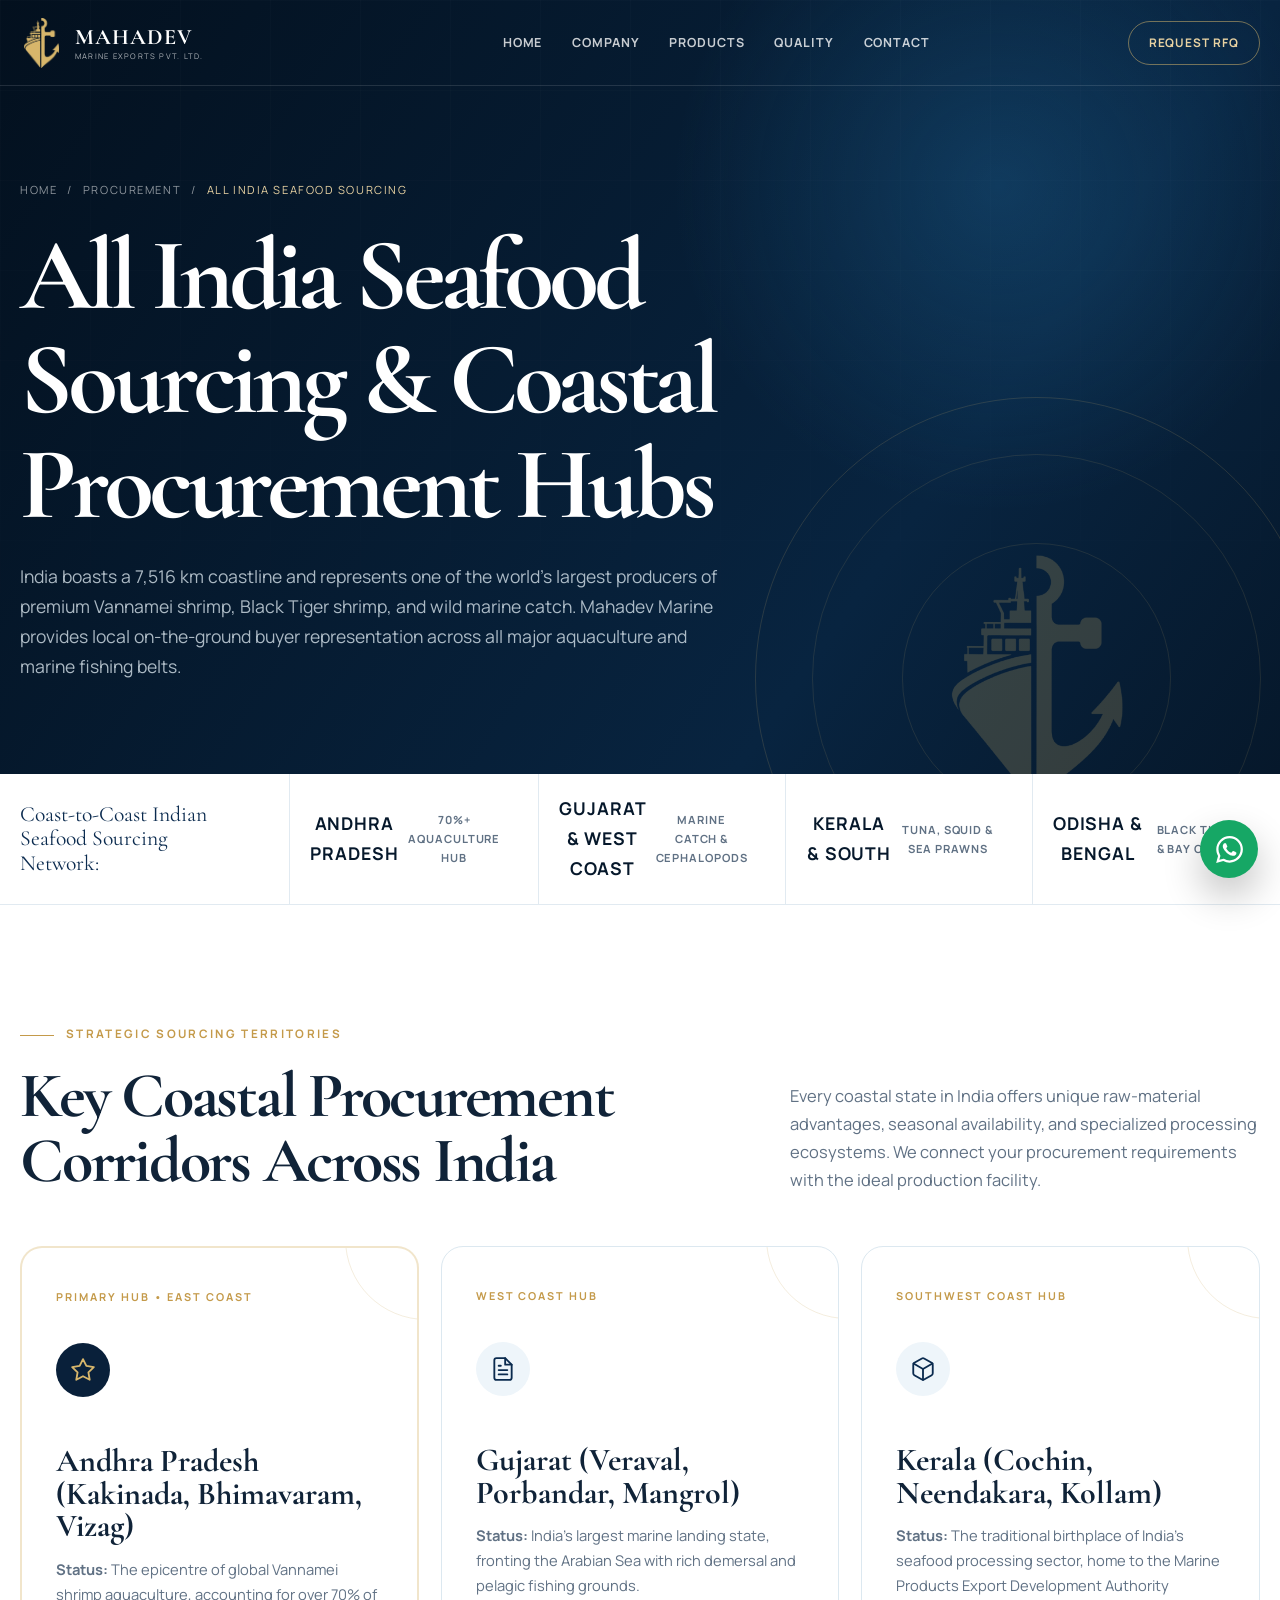
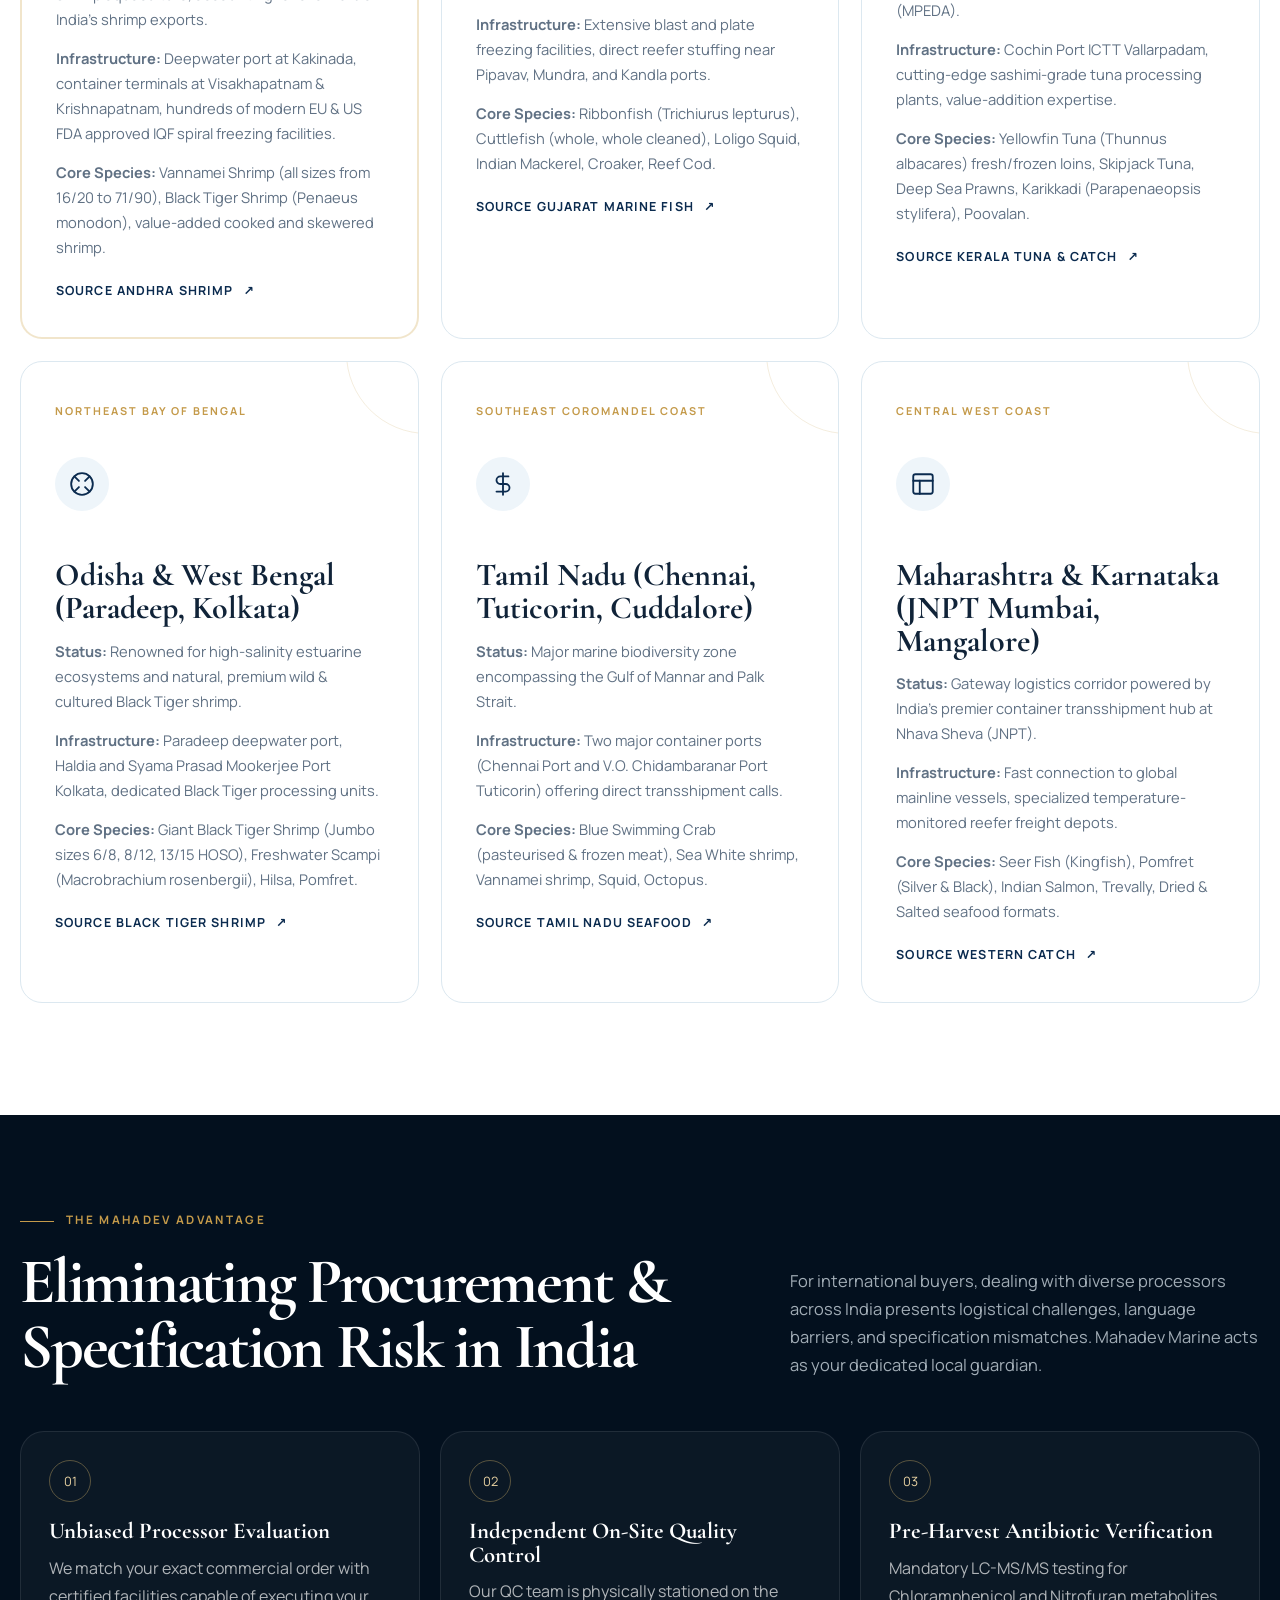
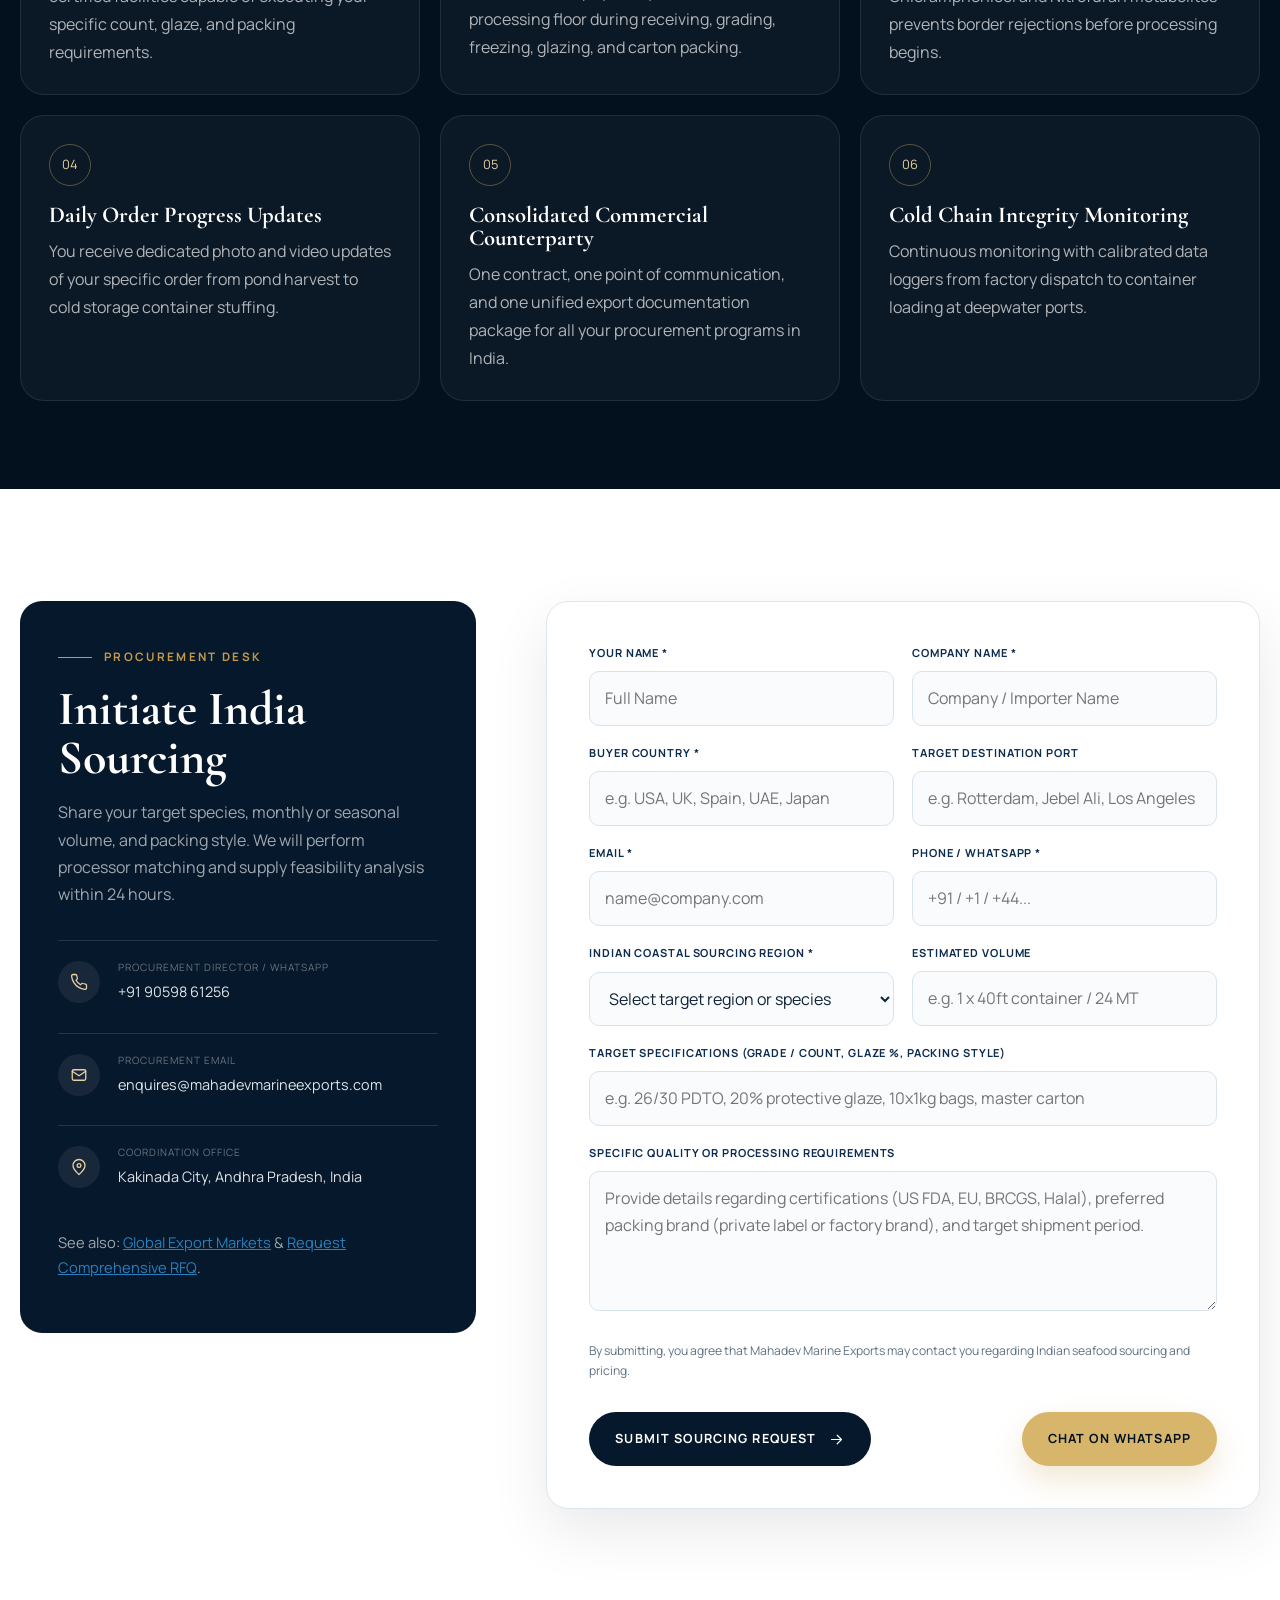
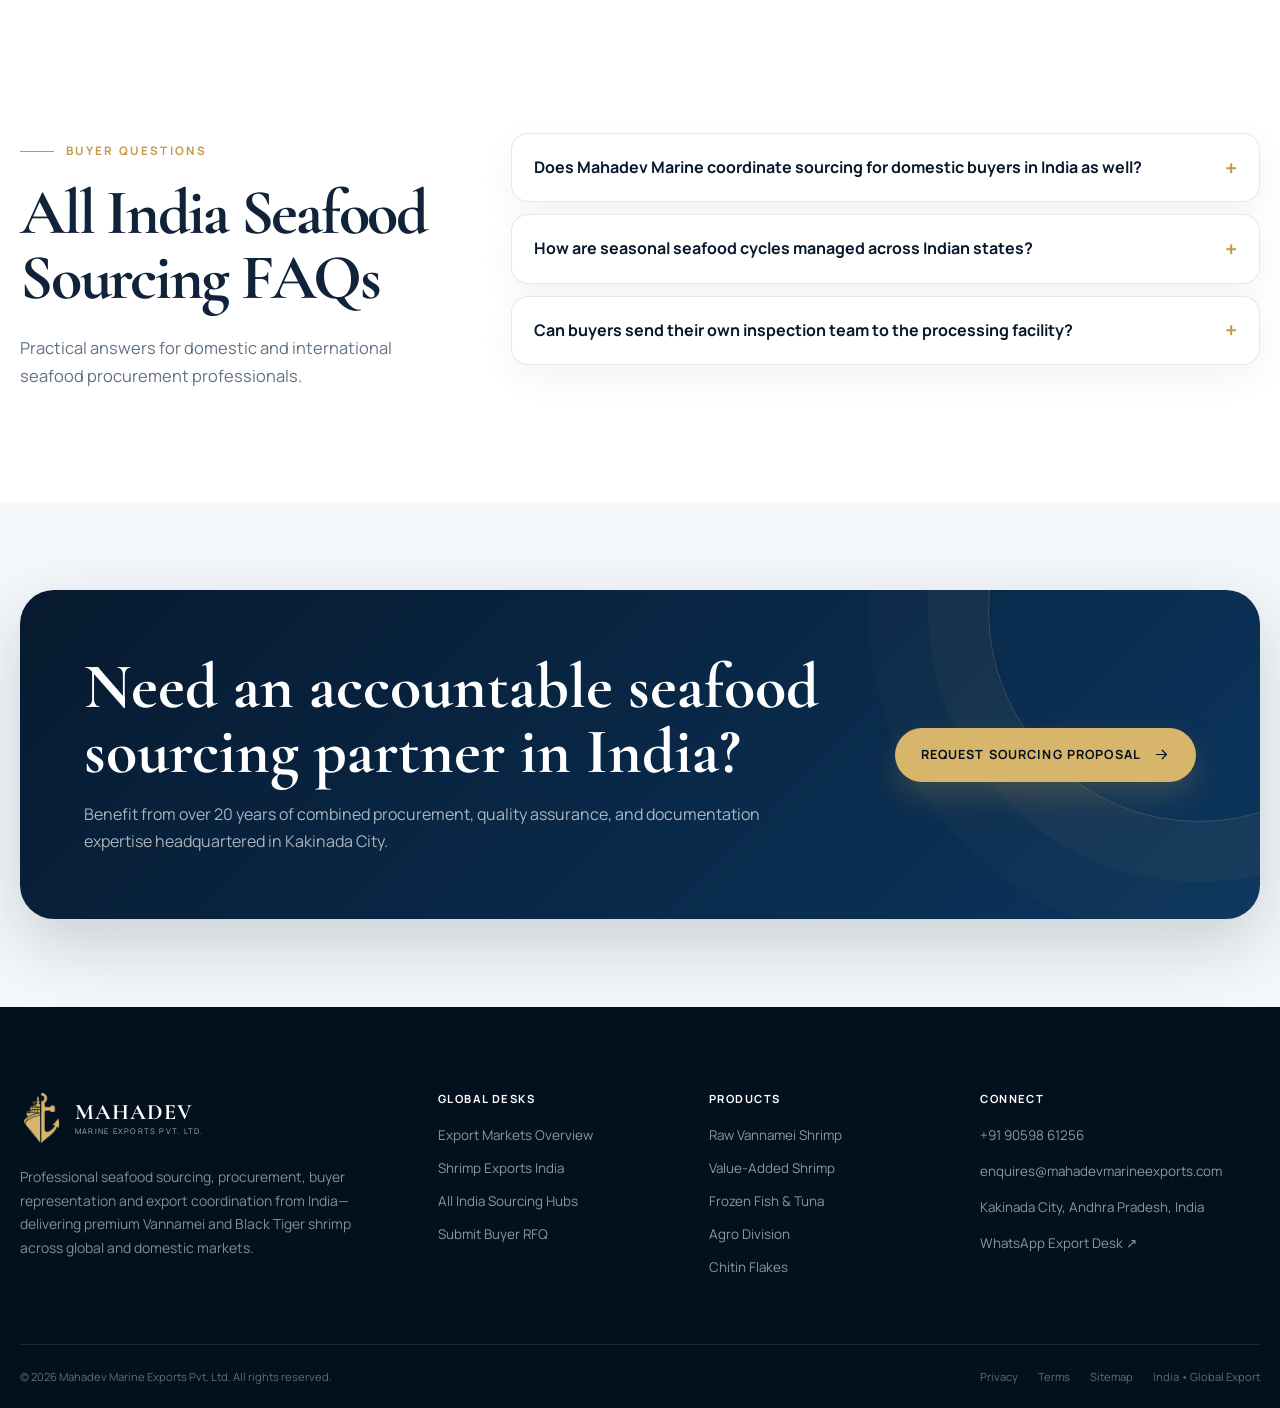
<file: india-seafood-sourcing.html>
<!DOCTYPE html>
<html lang="en">
<head>
<!-- Google tag (gtag.js) -->
<script async src="https://www.googletagmanager.com/gtag/js?id=G-32NT4Y2S3R"></script>
<script>
  window.dataLayer = window.dataLayer || [];
  function gtag(){dataLayer.push(arguments);}
  gtag('js', new Date());

  gtag('config', 'G-32NT4Y2S3R');
</script>
<link href="https://fonts.googleapis.com" rel="preconnect"/><link crossorigin="" href="https://fonts.gstatic.com" rel="preconnect"/>
<meta charset="utf-8"/><meta content="width=device-width,initial-scale=1" name="viewport"/>
<title>All India Seafood Sourcing &amp; Coastal Procurement Hubs | Mahadev Marine Exports</title>
<meta content="Single-source seafood procurement across all Indian coastal states. Specialized in Andhra Pradesh (Kakinada, Bhimavaram, Vizag), Gujarat, Kerala, Odisha, and West Bengal for Vannamei shrimp, Black Tiger, and frozen fish." name="description"/>
<meta content="#03101e" name="theme-color"/><meta content="index,follow,max-image-preview:large,max-snippet:-1,max-video-preview:-1" name="robots"/>
<link href="favicon.png" rel="icon"/><link href="assets/images/brand/app-icon.png" rel="apple-touch-icon"/>
<link href="manifest.webmanifest" rel="manifest"/><link href="assets/css/site.css" rel="stylesheet"/>
<meta content="website" property="og:type"/>
<meta content="All India Seafood Sourcing &amp; Coastal Procurement Hubs | Mahadev Marine Exports" property="og:title"/>
<meta content="Ground procurement management across India's premier aquaculture and marine catch belts: Andhra Pradesh, Gujarat, Kerala, Odisha, and West Bengal. Zero-risk buyer representation." property="og:description"/>
<meta content="https://mahadevmarineexports.com/assets/images/facility/processing-facility.webp" property="og:image"/>
<meta content="https://mahadevmarineexports.com/india-seafood-sourcing.html" property="og:url"/>
<meta content="seafood sourcing India, Andhra Pradesh shrimp exporters, Kakinada seafood procurement, Visakhapatnam seafood exporter, Bhimavaram Vannamei shrimp, Gujarat seafood processing, Kerala seafood exporters Kochi, Odisha Black Tiger shrimp, West Bengal seafood suppliers, Indian seafood buyer agent" name="keywords"/>
<meta content="Mahadev Marine Exports Pvt. Ltd." name="author"/><meta content="Mahadev Marine Exports Pvt. Ltd." name="publisher"/>
<meta content="index,follow,max-image-preview:large,max-snippet:-1,max-video-preview:-1" name="googlebot"/>
<meta content="index,follow,max-image-preview:large,max-snippet:-1,max-video-preview:-1" name="bingbot"/>
<meta content="IN-AP" name="geo.region"/><meta content="Kakinada, Andhra Pradesh, India" name="geo.placename"/>
<meta content="16.989065;82.247467" name="geo.position"/><meta content="16.989065, 82.247467" name="ICBM"/>
<meta content="telephone=yes" name="format-detection"/><meta content="Mahadev Marine Exports" property="og:site_name"/>
<meta content="en_IN" property="og:locale"/><meta content="summary_large_image" name="twitter:card"/>
<meta content="All India Seafood Sourcing Hubs | Mahadev Marine Exports" name="twitter:title"/>
<meta content="Direct buyer representation across all major seafood hubs in India. Quality-verified Vannamei shrimp, Black Tiger shrimp, and frozen marine fish." name="twitter:description"/>
<meta content="https://mahadevmarineexports.com/assets/images/facility/processing-facility.webp" name="twitter:image"/>
<link href="https://mahadevmarineexports.com/india-seafood-sourcing.html" rel="canonical"/>
<link href="https://mahadevmarineexports.com/india-seafood-sourcing.html" hreflang="x-default" rel="alternate"/>
<link href="https://mahadevmarineexports.com/india-seafood-sourcing.html" hreflang="en" rel="alternate"/>
<link href="https://mahadevmarineexports.com/india-seafood-sourcing.html" hreflang="en-in" rel="alternate"/>
<link href="https://mahadevmarineexports.com/india-seafood-sourcing.html" hreflang="en-us" rel="alternate"/>
<link href="/llms.txt" rel="alternate" title="LLM site summary" type="text/plain"/>

<script type="application/ld+json">
{
  "@context": "https://schema.org",
  "@graph": [
    {
      "@type": "Corporation",
      "@id": "https://mahadevmarineexports.com/#organization",
      "name": "Mahadev Marine Exports Pvt. Ltd.",
      "alternateName": ["Mahadev Marine Exports", "MME"],
      "url": "https://mahadevmarineexports.com/",
      "logo": "https://mahadevmarineexports.com/assets/images/brand/logo-full.svg",
      "email": "enquires@mahadevmarineexports.com",
      "telephone": "+91-9059861256",
      "address": {
        "@type": "PostalAddress",
        "streetAddress": "Kakinada City",
        "addressLocality": "Kakinada",
        "addressRegion": "Andhra Pradesh",
        "postalCode": "533001",
        "addressCountry": "IN"
      },
      "areaServed": [
        "Andhra Pradesh", "Gujarat", "Kerala", "Odisha", "West Bengal", "Tamil Nadu", "Maharashtra", "Karnataka", "All India"
      ],
      "knowsAbout": [
        "Seafood Sourcing India", "Andhra Pradesh Shrimp Farming", "Kakinada Deepwater Port Export",
        "Bhimavaram Shrimp Processing", "Kochi Seafood Exporters", "Veraval Fish Processing",
        "Aquaculture Farm Sourcing", "Pre-shipment Inspection India"
      ]
    },
    {
      "@type": "WebPage",
      "@id": "https://mahadevmarineexports.com/india-seafood-sourcing.html#webpage",
      "url": "https://mahadevmarineexports.com/india-seafood-sourcing.html",
      "name": "All India Seafood Sourcing & Coastal Procurement Hubs | Mahadev Marine Exports",
      "description": "Comprehensive guide to sourcing frozen seafood, Vannamei shrimp, and Black Tiger shrimp across coastal states in India with Mahadev Marine.",
      "isPartOf": { "@id": "https://mahadevmarineexports.com/#website" },
      "about": { "@id": "https://mahadevmarineexports.com/#organization" }
    },
    {
      "@type": "BreadcrumbList",
      "itemListElement": [
        { "@type": "ListItem", "position": 1, "name": "Home", "item": "https://mahadevmarineexports.com/" },
        { "@type": "ListItem", "position": 2, "name": "All India Sourcing Hubs", "item": "https://mahadevmarineexports.com/india-seafood-sourcing.html" }
      ]
    },
    {
      "@type": "FAQPage",
      "mainEntity": [
        {
          "@type": "Question",
          "name": "Why is Andhra Pradesh the capital of Indian shrimp exports?",
          "acceptedAnswer": {
            "@type": "Answer",
            "text": "Andhra Pradesh contributes over 70% of India's cultured Vannamei shrimp production. The coastal belt encompassing Kakinada, Bhimavaram, Visakhapatnam, and Nellore possesses thousands of biosecure aquaculture farms, world-class cold storage infrastructure, and high-capacity IQF and plate freezer facilities approved by EU, US FDA, and BRCGS."
          }
        },
        {
          "@type": "Question",
          "name": "How does Mahadev Marine handle multi-state procurement across India?",
          "acceptedAnswer": {
            "@type": "Answer",
            "text": "Mahadev Marine operates as the single contract counterparty and coordination point for overseas and domestic buyers. We evaluate processors in Andhra Pradesh, Gujarat, Kerala, Odisha, and West Bengal, negotiate commercial terms, place on-site QC inspectors during production, and oversee consolidated container loading and documentation."
          }
        },
        {
          "@type": "Question",
          "name": "How is antibiotic residue controlled at farm gate across India?",
          "acceptedAnswer": {
            "@type": "Answer",
            "text": "Prior to harvest, pond-side samples are pre-screened for prohibited antibiotics including Chloramphenicol and Nitrofurans (AOZ, AMOZ, SEM, AHD) via ELISA and LC-MS/MS testing at accredited laboratories. Only negative-tested ponds receive harvest clearance."
          }
        }
      ]
    }
  ]
}
</script>
</head>
<body>
<a class="skip-link" href="#main">Skip to content</a>
<div aria-hidden="true" class="preloader"><div class="preloader-mark"><span class="preloader-line"></span></div></div>

<header class="site-header">
<div class="container nav-wrap">
<a aria-label="Mahadev Marine Exports home" class="brand" href="index.html">
<span aria-hidden="true" class="brand-mark"></span>
<span class="brand-copy"><strong>MAHADEV</strong><span>MARINE EXPORTS PVT. LTD.</span></span>
</a>
<nav aria-label="Primary navigation" class="nav-links">
<a href="index.html">Home</a>
<a href="about.html">Company</a>
<a href="products.html">Products</a>
<a href="quality.html">Quality</a>
<a href="contact.html">Contact</a>
</nav>
<div class="nav-actions">
<a class="header-cta" href="buyer-enquiry.html">Request RFQ</a>
<button aria-expanded="false" aria-label="Toggle navigation" class="menu-toggle"><span></span><span></span></button>
</div>
</div>
</header>

<main id="main">
<section class="page-hero">
<div class="page-hero-visual"><span class="page-hero-mark"></span></div>
<div class="container">
<div class="breadcrumbs"><a href="index.html">Home</a> / <a href="about.html">Procurement</a> / <span>All India Seafood Sourcing</span></div>
<h1>All India Seafood Sourcing &amp; Coastal Procurement Hubs</h1>
<p>India boasts a 7,516 km coastline and represents one of the world’s largest producers of premium Vannamei shrimp, Black Tiger shrimp, and wild marine catch. Mahadev Marine provides local on-the-ground buyer representation across all major aquaculture and marine fishing belts.</p>
</div>
</section>

<section class="trust-strip compact-trust">
<div class="container trust-inner">
<div class="trust-label">Coast-to-Coast Indian Seafood Sourcing Network:</div>
<div class="trust-item"><strong style="color:var(--navy-900);font-size:1.1rem;display:block">Andhra Pradesh</strong> 70%+ Aquaculture Hub</div>
<div class="trust-item"><strong style="color:var(--navy-900);font-size:1.1rem;display:block">Gujarat &amp; West Coast</strong> Marine Catch &amp; Cephalopods</div>
<div class="trust-item"><strong style="color:var(--navy-900);font-size:1.1rem;display:block">Kerala &amp; South</strong> Tuna, Squid &amp; Sea Prawns</div>
<div class="trust-item"><strong style="color:var(--navy-900);font-size:1.1rem;display:block">Odisha &amp; Bengal</strong> Black Tiger &amp; Bay Catch</div>
</div>
</section>

<!-- Indian Coastal Hubs Detail -->
<section class="section section-white">
<div class="container">
<div class="title-row">
<div>
<div class="eyebrow">Strategic Sourcing Territories</div>
<h2 class="section-title">Key Coastal Procurement Corridors Across India</h2>
</div>
<p class="section-intro">Every coastal state in India offers unique raw-material advantages, seasonal availability, and specialized processing ecosystems. We connect your procurement requirements with the ideal production facility.</p>
</div>

<div class="feature-grid">
<!-- Andhra Pradesh -->
<article class="feature-card reveal" style="border:2px solid rgba(215,182,107,0.35)">
<span class="feature-index">PRIMARY HUB • EAST COAST</span>
<div class="feature-icon" style="background:#09203a;color:#d7b66b">
<svg aria-hidden="true" fill="none" stroke="currentColor" stroke-linecap="round" stroke-linejoin="round" stroke-width="1.7" viewBox="0 0 24 24"><polygon points="12 2 15.09 8.26 22 9.27 17 14.14 18.18 21.02 12 17.77 5.82 21.02 7 14.14 2 9.27 8.91 8.26 12 2"/></svg>
</div>
<h3>Andhra Pradesh (Kakinada, Bhimavaram, Vizag)</h3>
<p><strong>Status:</strong> The epicentre of global Vannamei shrimp aquaculture, accounting for over 70% of India's shrimp exports.</p>
<p><strong>Infrastructure:</strong> Deepwater port at Kakinada, container terminals at Visakhapatnam &amp; Krishnapatnam, hundreds of modern EU &amp; US FDA approved IQF spiral freezing facilities.</p>
<p><strong>Core Species:</strong> Vannamei Shrimp (all sizes from 16/20 to 71/90), Black Tiger Shrimp (Penaeus monodon), value-added cooked and skewered shrimp.</p>
<div style="margin-top:16px"><a class="btn-link" href="#india-enquiry">Source Andhra Shrimp</a></div>
</article>

<!-- Gujarat -->
<article class="feature-card reveal reveal-delay-1">
<span class="feature-index">WEST COAST HUB</span>
<div class="feature-icon">
<svg aria-hidden="true" fill="none" stroke="currentColor" stroke-linecap="round" stroke-linejoin="round" stroke-width="1.7" viewBox="0 0 24 24"><path d="M14 2H6a2 2 0 0 0-2 2v16a2 2 0 0 0 2 2h12a2 2 0 0 0 2-2V8z"/><polyline points="14 2 14 8 20 8"/><line x1="16" x2="8" y1="13" y2="13"/><line x1="16" x2="8" y1="17" y2="17"/><polyline points="10 9 9 9 8 9"/></svg>
</div>
<h3>Gujarat (Veraval, Porbandar, Mangrol)</h3>
<p><strong>Status:</strong> India's largest marine landing state, fronting the Arabian Sea with rich demersal and pelagic fishing grounds.</p>
<p><strong>Infrastructure:</strong> Extensive blast and plate freezing facilities, direct reefer stuffing near Pipavav, Mundra, and Kandla ports.</p>
<p><strong>Core Species:</strong> Ribbonfish (Trichiurus lepturus), Cuttlefish (whole, whole cleaned), Loligo Squid, Indian Mackerel, Croaker, Reef Cod.</p>
<div style="margin-top:16px"><a class="btn-link" href="#india-enquiry">Source Gujarat Marine Fish</a></div>
</article>

<!-- Kerala -->
<article class="feature-card reveal reveal-delay-2">
<span class="feature-index">SOUTHWEST COAST HUB</span>
<div class="feature-icon">
<svg aria-hidden="true" fill="none" stroke="currentColor" stroke-linecap="round" stroke-linejoin="round" stroke-width="1.7" viewBox="0 0 24 24"><path d="M21 16V8a2 2 0 0 0-1-1.73l-7-4a2 2 0 0 0-2 0l-7 4A2 2 0 0 0 3 8v8a2 2 0 0 0 1 1.73l7 4a2 2 0 0 0 2 0l7-4A2 2 0 0 0 21 16z"/><polyline points="3.27 6.96 12 12.01 20.73 6.96"/><line x1="12" x2="12" y1="22.08" y2="12"/></svg>
</div>
<h3>Kerala (Cochin, Neendakara, Kollam)</h3>
<p><strong>Status:</strong> The traditional birthplace of India's seafood processing sector, home to the Marine Products Export Development Authority (MPEDA).</p>
<p><strong>Infrastructure:</strong> Cochin Port ICTT Vallarpadam, cutting-edge sashimi-grade tuna processing plants, value-addition expertise.</p>
<p><strong>Core Species:</strong> Yellowfin Tuna (Thunnus albacares) fresh/frozen loins, Skipjack Tuna, Deep Sea Prawns, Karikkadi (Parapenaeopsis stylifera), Poovalan.</p>
<div style="margin-top:16px"><a class="btn-link" href="#india-enquiry">Source Kerala Tuna &amp; Catch</a></div>
</article>

<!-- Odisha & West Bengal -->
<article class="feature-card reveal">
<span class="feature-index">NORTHEAST BAY OF BENGAL</span>
<div class="feature-icon">
<svg aria-hidden="true" fill="none" stroke="currentColor" stroke-linecap="round" stroke-linejoin="round" stroke-width="1.7" viewBox="0 0 24 24"><circle cx="12" cy="12" r="10"/><path d="m4.93 4.93 4.24 4.24M14.83 9.17l4.24-4.24M14.83 14.83l4.24 4.24M9.17 14.83l-4.24 4.24"/></svg>
</div>
<h3>Odisha &amp; West Bengal (Paradeep, Kolkata)</h3>
<p><strong>Status:</strong> Renowned for high-salinity estuarine ecosystems and natural, premium wild &amp; cultured Black Tiger shrimp.</p>
<p><strong>Infrastructure:</strong> Paradeep deepwater port, Haldia and Syama Prasad Mookerjee Port Kolkata, dedicated Black Tiger processing units.</p>
<p><strong>Core Species:</strong> Giant Black Tiger Shrimp (Jumbo sizes 6/8, 8/12, 13/15 HOSO), Freshwater Scampi (Macrobrachium rosenbergii), Hilsa, Pomfret.</p>
<div style="margin-top:16px"><a class="btn-link" href="#india-enquiry">Source Black Tiger Shrimp</a></div>
</article>

<!-- Tamil Nadu -->
<article class="feature-card reveal reveal-delay-1">
<span class="feature-index">SOUTHEAST COROMANDEL COAST</span>
<div class="feature-icon">
<svg aria-hidden="true" fill="none" stroke="currentColor" stroke-linecap="round" stroke-linejoin="round" stroke-width="1.7" viewBox="0 0 24 24"><path d="M12 2v20M17 5H9.5a3.5 3.5 0 0 0 0 7h5a3.5 3.5 0 0 1 0 7H6"/></svg>
</div>
<h3>Tamil Nadu (Chennai, Tuticorin, Cuddalore)</h3>
<p><strong>Status:</strong> Major marine biodiversity zone encompassing the Gulf of Mannar and Palk Strait.</p>
<p><strong>Infrastructure:</strong> Two major container ports (Chennai Port and V.O. Chidambaranar Port Tuticorin) offering direct transshipment calls.</p>
<p><strong>Core Species:</strong> Blue Swimming Crab (pasteurised &amp; frozen meat), Sea White shrimp, Vannamei shrimp, Squid, Octopus.</p>
<div style="margin-top:16px"><a class="btn-link" href="#india-enquiry">Source Tamil Nadu Seafood</a></div>
</article>

<!-- Maharashtra & Karnataka -->
<article class="feature-card reveal reveal-delay-2">
<span class="feature-index">CENTRAL WEST COAST</span>
<div class="feature-icon">
<svg aria-hidden="true" fill="none" stroke="currentColor" stroke-linecap="round" stroke-linejoin="round" stroke-width="1.7" viewBox="0 0 24 24"><rect height="18" rx="2" ry="2" width="18" x="3" y="3"/><line x1="3" x2="21" y1="9" y2="9"/><line x1="9" x2="9" y1="21" y2="9"/></svg>
</div>
<h3>Maharashtra &amp; Karnataka (JNPT Mumbai, Mangalore)</h3>
<p><strong>Status:</strong> Gateway logistics corridor powered by India's premier container transshipment hub at Nhava Sheva (JNPT).</p>
<p><strong>Infrastructure:</strong> Fast connection to global mainline vessels, specialized temperature-monitored reefer freight depots.</p>
<p><strong>Core Species:</strong> Seer Fish (Kingfish), Pomfret (Silver &amp; Black), Indian Salmon, Trevally, Dried &amp; Salted seafood formats.</p>
<div style="margin-top:16px"><a class="btn-link" href="#india-enquiry">Source Western Catch</a></div>
</article>
</div>
</div>
</section>

<!-- Why Sourcing with Mahadev Eliminates Procurement Risk -->
<section class="section section-dark section-tight">
<div class="container">
<div class="title-row">
<div>
<div class="eyebrow">The Mahadev Advantage</div>
<h2 class="section-title">Eliminating Procurement &amp; Specification Risk in India</h2>
</div>
<p class="section-intro">For international buyers, dealing with diverse processors across India presents logistical challenges, language barriers, and specification mismatches. Mahadev Marine acts as your dedicated local guardian.</p>
</div>

<div class="service-grid-home">
<article><span>01</span><h3>Unbiased Processor Evaluation</h3><p>We match your exact commercial order with certified facilities capable of executing your specific count, glaze, and packing requirements.</p></article>
<article><span>02</span><h3>Independent On-Site Quality Control</h3><p>Our QC team is physically stationed on the processing floor during receiving, grading, freezing, glazing, and carton packing.</p></article>
<article><span>03</span><h3>Pre-Harvest Antibiotic Verification</h3><p>Mandatory LC-MS/MS testing for Chloramphenicol and Nitrofuran metabolites prevents border rejections before processing begins.</p></article>
<article><span>04</span><h3>Daily Order Progress Updates</h3><p>You receive dedicated photo and video updates of your specific order from pond harvest to cold storage container stuffing.</p></article>
<article><span>05</span><h3>Consolidated Commercial Counterparty</h3><p>One contract, one point of communication, and one unified export documentation package for all your procurement programs in India.</p></article>
<article><span>06</span><h3>Cold Chain Integrity Monitoring</h3><p>Continuous monitoring with calibrated data loggers from factory dispatch to container loading at deepwater ports.</p></article>
</div>
</div>
</section>

<!-- Sourcing Enquiry Form -->
<section class="section section-white" id="india-enquiry">
<div class="container contact-layout">
<aside class="contact-card reveal from-left">
<div class="eyebrow">Procurement Desk</div>
<h2>Initiate India Sourcing</h2>
<p>Share your target species, monthly or seasonal volume, and packing style. We will perform processor matching and supply feasibility analysis within 24 hours.</p>

<div class="contact-list">
<div class="contact-item">
<span class="contact-icon">
<svg aria-hidden="true" fill="none" stroke="currentColor" stroke-linecap="round" stroke-linejoin="round" stroke-width="1.7" viewBox="0 0 24 24"><path d="M22 16.92v3a2 2 0 0 1-2.18 2 19.8 19.8 0 0 1-8.63-3.07 19.5 19.5 0 0 1-6-6A19.8 19.8 0 0 1 2.12 4.18 2 2 0 0 1 4.11 2h3a2 2 0 0 1 2 1.72c.12.9.33 1.78.62 2.63a2 2 0 0 1-.45 2.11L8 9.73a16 16 0 0 0 6 6l1.27-1.27a2 2 0 0 1 2.11-.45c.85.29 1.73.5 2.63.62A2 2 0 0 1 22 16.92z"/></svg>
</span>
<div><small>Procurement Director / WhatsApp</small><a href="tel:+919059861256">+91 90598 61256</a></div>
</div>
<div class="contact-item">
<span class="contact-icon">
<svg aria-hidden="true" fill="none" stroke="currentColor" stroke-linecap="round" stroke-linejoin="round" stroke-width="1.7" viewBox="0 0 24 24"><rect height="14" rx="2" width="18" x="3" y="5"/><path d="m3 7 9 6 9-6"/></svg>
</span>
<div><small>Procurement Email</small><a href="mailto:enquires@mahadevmarineexports.com">enquires@mahadevmarineexports.com</a></div>
</div>
<div class="contact-item">
<span class="contact-icon">
<svg aria-hidden="true" fill="none" stroke="currentColor" stroke-linecap="round" stroke-linejoin="round" stroke-width="1.7" viewBox="0 0 24 24"><path d="M20 10c0 5-8 12-8 12S4 15 4 10a8 8 0 1 1 16 0Z"/><circle cx="12" cy="10" r="2.5"/></svg>
</span>
<div><small>Coordination Office</small><address>Kakinada City, Andhra Pradesh, India</address></div>
</div>
</div>
<p class="small-note" style="margin-top:22px">See also: <a href="export-markets.html" style="color:var(--blue-500);text-decoration:underline">Global Export Markets</a> &amp; <a href="buyer-enquiry.html" style="color:var(--blue-500);text-decoration:underline">Request Comprehensive RFQ</a>.</p>
</aside>

<form action="#" class="contact-form reveal from-right" data-enquiry-form="" id="enquiry-form" method="GET" onsubmit="event.preventDefault(); return false;">
<div class="form-field"><label for="name">Your Name *</label><input autocomplete="name" id="name" name="name" required="" placeholder="Full Name"/></div>
<div class="form-field"><label for="company">Company Name *</label><input autocomplete="organization" id="company" name="company" required="" placeholder="Company / Importer Name"/></div>
<div class="form-field"><label for="country">Buyer Country *</label><input autocomplete="country-name" id="country" name="country" required="" placeholder="e.g. USA, UK, Spain, UAE, Japan"/></div>
<div class="form-field"><label for="destination">Target Destination Port</label><input id="destination" name="destination" placeholder="e.g. Rotterdam, Jebel Ali, Los Angeles"/></div>
<div class="form-field"><label for="email">Email *</label><input autocomplete="email" id="email" name="email" required="" type="email" placeholder="name@company.com"/></div>
<div class="form-field"><label for="phone">Phone / WhatsApp *</label><input autocomplete="tel" id="phone" name="phone" required="" placeholder="+91 / +1 / +44..."/></div>

<div class="form-field">
<label for="product">Indian Coastal Sourcing Region *</label>
<select id="product" name="product" required="">
<option value="">Select target region or species</option>
<option>Andhra Pradesh — Vannamei Shrimp (IQF / Block)</option>
<option>Andhra Pradesh — Value-Added Shrimp &amp; Skewers</option>
<option>Odisha &amp; Bengal — Giant Black Tiger Shrimp</option>
<option>Kerala — Yellowfin Tuna Loins &amp; Sea Prawns</option>
<option>Gujarat — Ribbonfish, Cuttlefish &amp; Squid</option>
<option>Tamil Nadu — Blue Swimming Crab &amp; Marine Catch</option>
<option>All India Procurement Program (Multi-State)</option>
<option>Agro Export (Rice, Millets, Spices, Coffee)</option>
<option>Chitin Flakes (Shrimp Byproduct)</option>
</select>
</div>

<div class="form-field">
<label for="volume">Estimated Volume</label>
<input id="volume" name="volume" placeholder="e.g. 1 x 40ft container / 24 MT"/>
</div>

<div class="form-field full">
<label for="specification">Target Specifications (Grade / Count, Glaze %, Packing Style)</label>
<input id="specification" name="specification" placeholder="e.g. 26/30 PDTO, 20% protective glaze, 10x1kg bags, master carton"/>
</div>

<div class="form-field full">
<label for="message">Specific Quality or Processing Requirements</label>
<textarea id="message" name="message" placeholder="Provide details regarding certifications (US FDA, EU, BRCGS, Halal), preferred packing brand (private label or factory brand), and target shipment period."></textarea>
</div>

<p class="form-consent">By submitting, you agree that Mahadev Marine Exports may contact you regarding Indian seafood sourcing and pricing.</p>
<div class="form-submit">
<a class="btn btn-navy" href="mailto:enquires@mahadevmarineexports.com" id="btn-send-email">Submit Sourcing Request <svg aria-hidden="true" fill="none" stroke="currentColor" stroke-linecap="round" stroke-linejoin="round" stroke-width="1.7" viewBox="0 0 24 24"><path d="M5 12h14M13 6l6 6-6 6"/></svg></a>
<a class="btn btn-primary" data-send-whatsapp="" href="https://wa.me/919059861256" rel="noopener" target="_blank">Chat on WhatsApp</a>
</div>
<div class="full" id="form-status-msg" style="display:none;margin-top:14px;padding:12px 16px;border-radius:8px;background:rgba(30,58,138,0.25);border:1px solid rgba(96,165,250,0.4);color:#e2e8f0;font-size:0.88rem;line-height:1.5"></div>
</form>
</div>
</section>

<!-- FAQs Section -->
<section class="section section-white" id="faq">
<div class="container faq-layout">
<div>
<div class="eyebrow">Buyer Questions</div>
<h2 class="section-title">All India Seafood Sourcing FAQs</h2>
<p class="section-intro">Practical answers for domestic and international seafood procurement professionals.</p>
</div>
<div class="faq-list">
<details class="faq-item">
<summary>Does Mahadev Marine coordinate sourcing for domestic buyers in India as well?</summary>
<div><p>Yes. In addition to global exports, we support large-scale domestic seafood processors, national hypermarket chains, and institutional distributors within India seeking consistent bulk Vannamei, Black Tiger, and frozen fish from certified coastal facilities.</p></div>
</details>

<details class="faq-item">
<summary>How are seasonal seafood cycles managed across Indian states?</summary>
<div><p>India’s seasonal fishing bans alternate between the East Coast (April 15 to June 14) and West Coast (June 1 to July 31). Because Mahadev Marine operates across both coasts, we provide year-round supply continuity by switching procurement between marine landings and year-round aquaculture harvest cycles.</p></div>
</details>

<details class="faq-item">
<summary>Can buyers send their own inspection team to the processing facility?</summary>
<div><p>Yes. We welcome buyer audits and third-party inspectors (such as SGS, Bureau Veritas, or Intertek) at the processing facility. We coordinate security clearance, facility access, and sampling protocols in complete transparency.</p></div>
</details>
</div>
</div>
</section>

<!-- Bottom CTA -->
<section class="section section-tight">
<div class="container">
<div class="cta-panel reveal">
<div>
<h2>Need an accountable seafood sourcing partner in India?</h2>
<p>Benefit from over 20 years of combined procurement, quality assurance, and documentation expertise headquartered in Kakinada City.</p>
</div>
<a class="btn btn-primary" href="buyer-enquiry.html">Request Sourcing Proposal <svg aria-hidden="true" fill="none" stroke="currentColor" stroke-linecap="round" stroke-linejoin="round" stroke-width="1.7" viewBox="0 0 24 24"><path d="M5 12h14M13 6l6 6-6 6"/></svg></a>
</div>
</div>
</section>
</main>

<footer class="site-footer">
<div class="container footer-main">
<div class="footer-brand">
<a class="brand" href="index.html"><span aria-hidden="true" class="brand-mark"></span><span class="brand-copy"><strong>MAHADEV</strong><span>MARINE EXPORTS PVT. LTD.</span></span></a>
<p>Professional seafood sourcing, procurement, buyer representation and export coordination from India—delivering premium Vannamei and Black Tiger shrimp across global and domestic markets.</p>
</div>
<div>
<h3 class="footer-title">Global Desks</h3>
<div class="footer-links">
<a href="export-markets.html">Export Markets Overview</a>
<a href="shrimp-exports-india.html">Shrimp Exports India</a>
<a href="india-seafood-sourcing.html">All India Sourcing Hubs</a>
<a href="buyer-enquiry.html">Submit Buyer RFQ</a>
</div>
</div>
<div>
<h3 class="footer-title">Products</h3>
<div class="footer-links">
<a href="products.html#raw-shrimp">Raw Vannamei Shrimp</a>
<a href="products.html#value-added">Value-Added Shrimp</a>
<a href="products.html#fish">Frozen Fish &amp; Tuna</a>
<a href="products.html#agro-division">Agro Division</a>
<a href="products.html#shrimp-byproducts">Chitin Flakes</a>
</div>
</div>
<div>
<h3 class="footer-title">Connect</h3>
<div class="footer-contact">
<a href="tel:+919059861256">+91 90598 61256</a>
<a href="mailto:enquires@mahadevmarineexports.com">enquires@mahadevmarineexports.com</a>
<address>Kakinada City, Andhra Pradesh, India</address>
<a href="https://wa.me/919059861256" rel="noopener" target="_blank">WhatsApp Export Desk ↗</a>
</div>
</div>
</div>
<div class="container footer-bottom">
<span>© 2026 Mahadev Marine Exports Pvt. Ltd. All rights reserved.</span>
<div class="footer-legal">
<a href="privacy.html">Privacy</a>
<a href="terms.html">Terms</a>
<a href="sitemap.xml">Sitemap</a>
<span>India • Global Export</span>
</div>
</div>
</footer>

<a aria-label="Chat with Mahadev on WhatsApp" class="whatsapp-float" href="https://wa.me/919059861256?text=Hello%20Mahadev%20Marine%20Exports%2C%20I%20would%20like%20to%20discuss%20an%20export%20requirement." rel="noopener" target="_blank">
<svg aria-hidden="true" fill="currentColor" viewBox="0 0 24 24"><path d="M20.5 3.5A11.8 11.8 0 0 0 12.08 0C5.55 0 .24 5.31.24 11.84c0 2.09.55 4.13 1.59 5.92L.14 23.94l6.32-1.66a11.8 11.8 0 0 0 5.62 1.43h.01c6.52 0 11.83-5.31 11.84-11.84 0-3.16-1.22-6.13-3.43-8.37Zm-8.42 18.2h-.01a9.82 9.82 0 0 1-5.01-1.37l-.36-.21-3.75.99 1-3.66-.24-.38a9.82 9.82 0 0 1-1.51-5.23c0-5.43 4.43-9.85 9.87-9.85 2.63 0 5.1 1.03 6.96 2.89a9.79 9.79 0 0 1 2.88 6.98c0 5.44-4.42 9.86-9.83 9.86Zm5.4-7.38c-.3-.15-1.75-.87-2.02-.97-.27-.1-.47-.15-.67.15-.2.3-.77.97-.94 1.17-.17.2-.35.22-.65.07-.3-.15-1.25-.46-2.38-1.47a8.94 8.94 0 0 1-1.65-2.05c-.17-.3-.02-.46.13-.61.13-.13.3-.35.44-.52.15-.17.2-.3.3-.5.1-.2.05-.37-.02-.52-.08-.15-.67-1.61-.92-2.21-.24-.58-.49-.5-.67-.51h-.57c-.2 0-.52.07-.79.37-.27.3-1.04 1.02-1.04 2.49s1.07 2.89 1.22 3.09c.15.2 2.1 3.21 5.09 4.5.71.31 1.27.49 1.7.63.72.23 1.37.2 1.88.12.57-.08 1.75-.72 2-1.41.25-.7.25-1.29.17-1.41-.07-.13-.27-.2-.57-.35Z"></path></svg>
</a>
<script defer="" src="assets/js/site.js"></script>
</body>
</html>
</file>
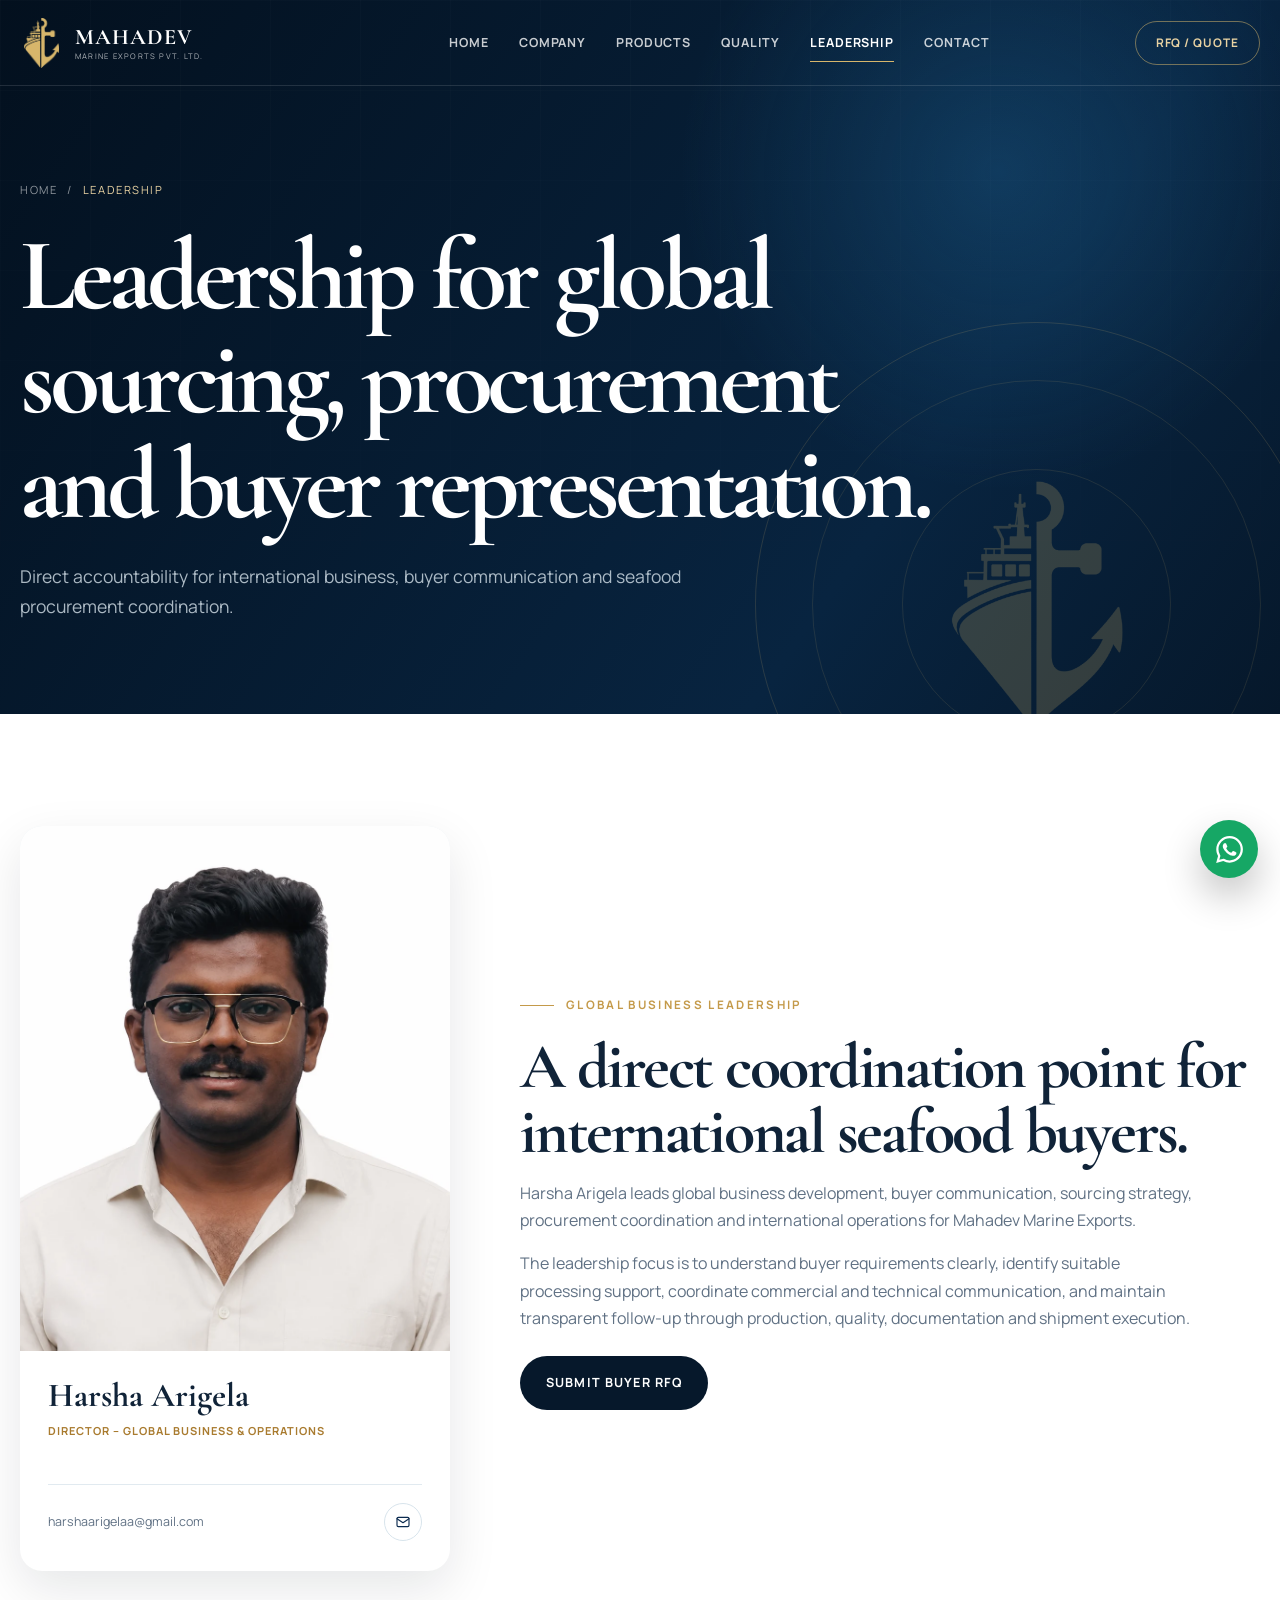
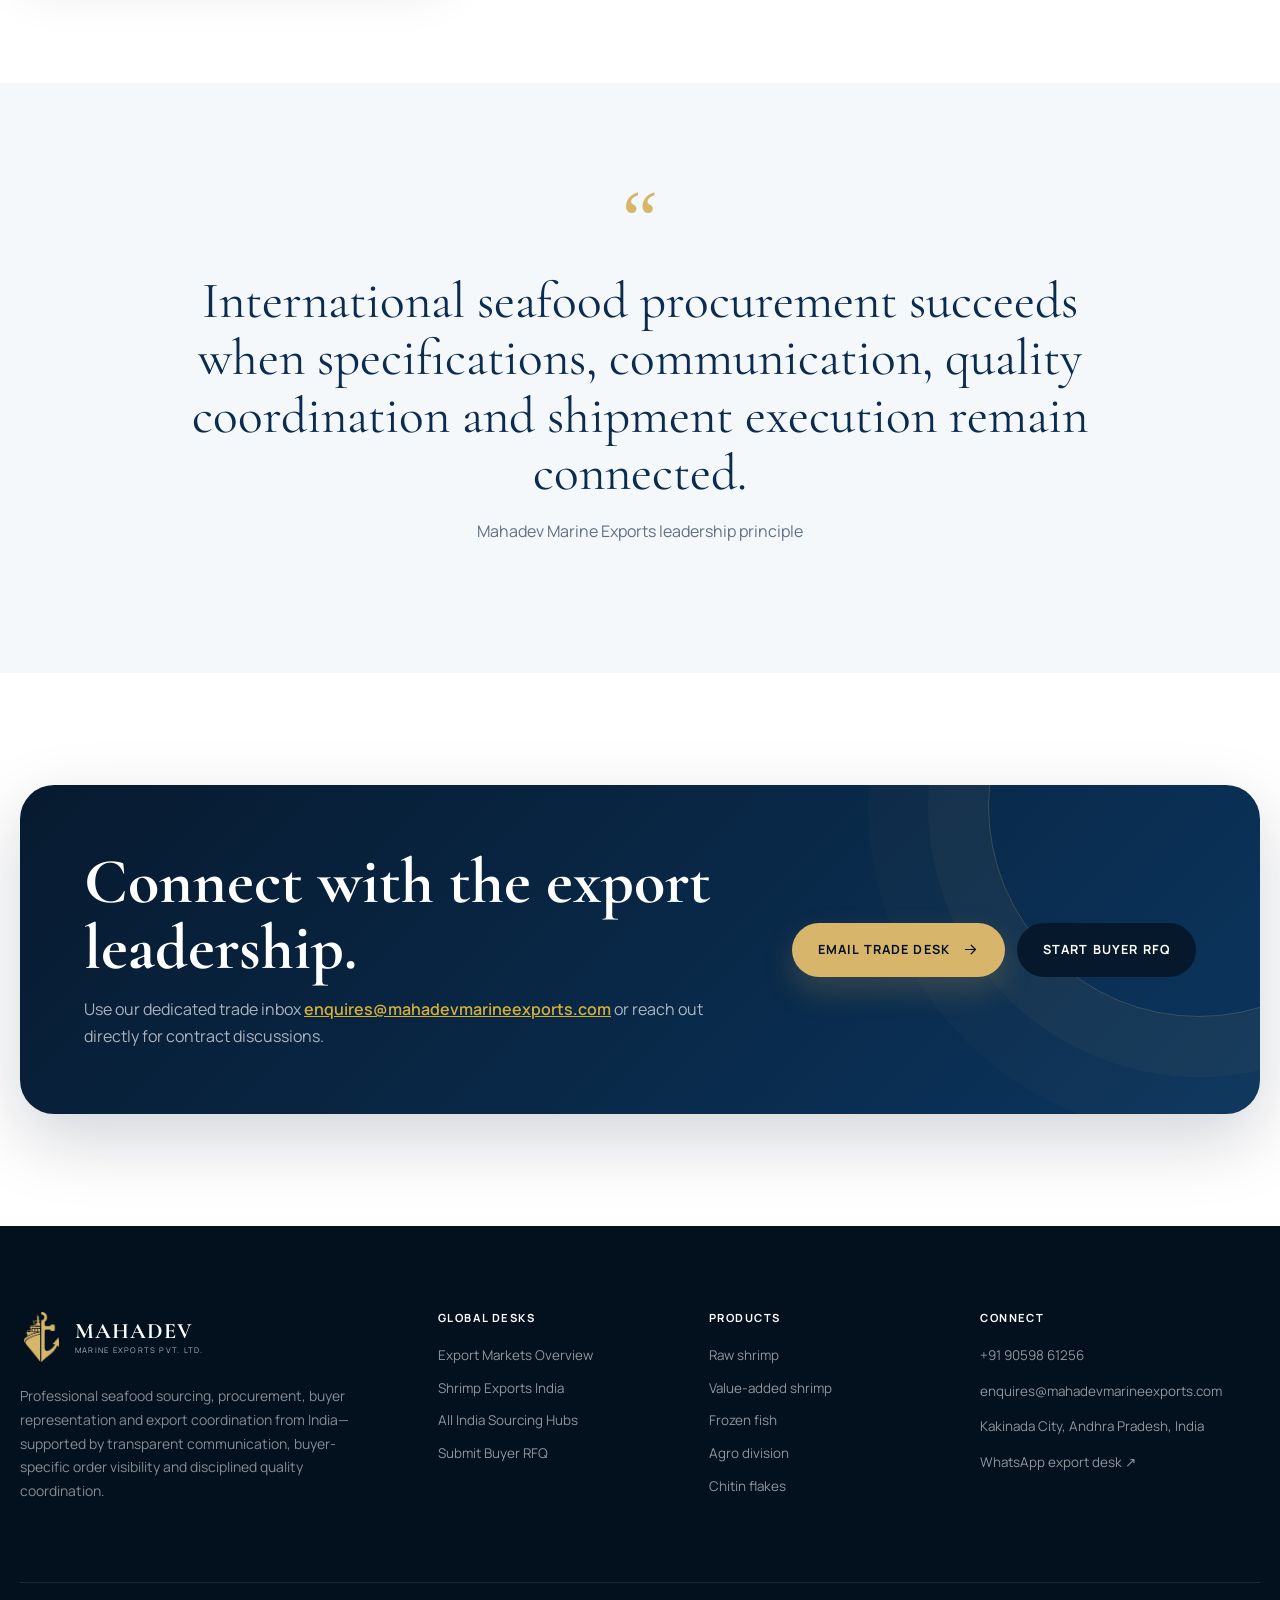
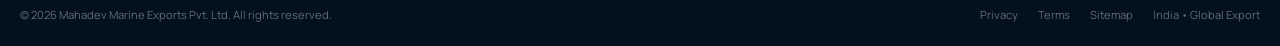
<file: leadership.html>
<!DOCTYPE html>
<html lang="en">
<head>
<link href="https://fonts.googleapis.com" rel="preconnect"/>
<link crossorigin="" href="https://fonts.gstatic.com" rel="preconnect"/>
<meta charset="utf-8"/>
<meta content="width=device-width,initial-scale=1" name="viewport"/>
<!-- Google tag (gtag.js) -->
<script async src="https://www.googletagmanager.com/gtag/js?id=G-32NT4Y2S3R"></script>
<script>
  window.dataLayer = window.dataLayer || [];
  function gtag(){dataLayer.push(arguments);}
  gtag('js', new Date());

  gtag('config', 'G-32NT4Y2S3R');
</script>
<title>Leadership | Harsha Arigela | Mahadev Marine Exports</title>
<meta content="Meet Harsha Arigela, Director – Global Business &amp; Operations at Mahadev Marine Exports, leading seafood sourcing, procurement, buyer representation and international business coordination." name="description"/>
<meta content="#03101e" name="theme-color"/>
<meta content="index,follow,max-image-preview:large,max-snippet:-1,max-video-preview:-1" name="robots"/>
<link href="favicon.png" rel="icon"/>
<link href="assets/images/brand/app-icon.png" rel="apple-touch-icon"/>
<link href="manifest.webmanifest" rel="manifest"/>
<link href="assets/css/site.css" rel="stylesheet"/>
<meta content="website" property="og:type"/>
<meta content="Harsha Arigela | Leadership | Mahadev Marine Exports" property="og:title"/>
<meta content="Meet Harsha Arigela, Director – Global Business &amp; Operations at Mahadev Marine Exports, leading seafood sourcing, procurement, buyer representation and international business coordination." property="og:description"/>
<meta content="https://mahadevmarineexports.com/assets/images/facility/processing-facility.webp" property="og:image"/>
<meta content="https://mahadevmarineexports.com/leadership.html" property="og:url"/>
<meta content="Harsha Arigela, Mahadev Marine Exports director, seafood sourcing leadership India, seafood procurement leadership, buyer representation India" name="keywords"/>
<meta content="Mahadev Marine Exports Pvt. Ltd." name="author"/>
<meta content="Mahadev Marine Exports Pvt. Ltd." name="publisher"/>
<meta content="index,follow,max-image-preview:large,max-snippet:-1,max-video-preview:-1" name="googlebot"/>
<meta content="index,follow,max-image-preview:large,max-snippet:-1,max-video-preview:-1" name="bingbot"/>
<meta content="IN-AP" name="geo.region"/>
<meta content="Kakinada, Andhra Pradesh, India" name="geo.placename"/>
<meta content="telephone=yes" name="format-detection"/>
<meta content="Mahadev Marine Exports" property="og:site_name"/>
<meta content="en_IN" property="og:locale"/>
<meta content="summary_large_image" name="twitter:card"/>
<meta content="Harsha Arigela | Mahadev Marine Exports" name="twitter:title"/>
<meta content="Meet Harsha Arigela, Director – Global Business &amp; Operations at Mahadev Marine Exports, leading seafood sourcing, procurement, buyer representation and international business coordination." name="twitter:description"/>
<meta content="https://mahadevmarineexports.com/assets/images/facility/processing-facility.webp" name="twitter:image"/>
<link href="https://mahadevmarineexports.com/leadership.html" rel="canonical"/>
<link href="https://mahadevmarineexports.com/leadership.html" hreflang="x-default" rel="alternate"/>
<link href="https://mahadevmarineexports.com/leadership.html" hreflang="en" rel="alternate"/>
<link href="https://mahadevmarineexports.com/leadership.html" hreflang="en-us" rel="alternate"/>
<link href="https://mahadevmarineexports.com/leadership.html" hreflang="en-gb" rel="alternate"/>
<link href="https://mahadevmarineexports.com/leadership.html" hreflang="en-in" rel="alternate"/>
<link href="/llms.txt" rel="alternate" title="LLM site summary" type="text/plain"/>
<script type="application/ld+json">
{
  "@context": "https://schema.org",
  "@graph": [
    {
      "@type": "Corporation",
      "@id": "https://mahadevmarineexports.com/#organization",
      "name": "Mahadev Marine Exports Pvt. Ltd.",
      "alternateName": ["Mahadev Marine Exports", "MME"],
      "url": "https://mahadevmarineexports.com/",
      "description": "Indian seafood sourcing, procurement and buyer representation company connecting international buyers with suitable seafood processing facilities and coordinating quality, export documentation, logistics and shipment execution.",
      "email": "enquires@mahadevmarineexports.com",
      "telephone": "+91-9059861256",
      "logo": "https://mahadevmarineexports.com/assets/images/brand/logo-full.svg",
      "image": "https://mahadevmarineexports.com/assets/images/facility/processing-facility.webp",
      "address": {
        "@type": "PostalAddress",
        "streetAddress": "Kakinada City",
        "addressLocality": "Kakinada",
        "addressRegion": "Andhra Pradesh",
        "addressCountry": "IN"
      },
      "areaServed": ["United States", "European Union", "United Kingdom", "Middle East", "Southeast Asia", "East Asia", "North America", "Australia", "All India"],
      "knowsAbout": ["Seafood sourcing India", "Seafood procurement India", "Seafood buyer representation India", "Vannamei shrimp sourcing", "Black Tiger shrimp sourcing", "Frozen seafood procurement", "Seafood processor identification", "Seafood supplier evaluation", "Seafood quality coordination", "Seafood production monitoring", "Seafood private label support", "Export documentation coordination", "Reefer container planning", "Seafood logistics coordination", "Buyer-specific production updates", "Rice export", "Millet export", "Spice export", "Coffee bean export", "Chitin flakes export"]
    },
    {
      "@type": "Person",
      "@id": "https://mahadevmarineexports.com/leadership.html#harsha-arigela",
      "name": "Harsha Arigela",
      "jobTitle": "Director – Global Business & Operations",
      "email": "harshaarigelaa@gmail.com",
      "worksFor": {
        "@id": "https://mahadevmarineexports.com/#organization"
      },
      "knowsAbout": ["Seafood sourcing", "Procurement management", "Buyer representation", "International business operations"]
    },
    {
      "@type": "WebSite",
      "@id": "https://mahadevmarineexports.com/#website",
      "name": "Mahadev Marine Exports",
      "url": "https://mahadevmarineexports.com/",
      "publisher": {
        "@id": "https://mahadevmarineexports.com/#organization"
      },
      "inLanguage": "en-IN"
    },
    {
      "@type": "WebPage",
      "@id": "https://mahadevmarineexports.com/leadership.html#webpage",
      "url": "https://mahadevmarineexports.com/leadership.html",
      "name": "Leadership | Harsha Arigela | Mahadev Marine Exports",
      "description": "Meet Harsha Arigela, Director – Global Business & Operations at Mahadev Marine Exports, leading seafood sourcing, procurement, buyer representation and international business coordination.",
      "isPartOf": {
        "@id": "https://mahadevmarineexports.com/#website"
      },
      "about": {
        "@id": "https://mahadevmarineexports.com/leadership.html#harsha-arigela"
      },
      "inLanguage": "en-IN"
    },
    {
      "@type": "BreadcrumbList",
      "itemListElement": [
        {
          "@type": "ListItem",
          "position": 1,
          "name": "Home",
          "item": "https://mahadevmarineexports.com/"
        },
        {
          "@type": "ListItem",
          "position": 2,
          "name": "Leadership",
          "item": "https://mahadevmarineexports.com/leadership.html"
        }
      ]
    }
  ]
}
</script>
</head>
<body>
<a class="skip-link" href="#main">Skip to content</a>
<div aria-hidden="true" class="preloader"><div class="preloader-mark"><span class="preloader-line"></span></div></div>
<header class="site-header">
<div class="container nav-wrap">
<a aria-label="Mahadev Marine Exports home" class="brand" href="index.html">
<span aria-hidden="true" class="brand-mark"></span>
<span class="brand-copy"><strong>MAHADEV</strong><span>MARINE EXPORTS PVT. LTD.</span></span>
</a>
<nav aria-label="Primary navigation" class="nav-links">
<a class="" href="index.html">Home</a>
<a class="" href="about.html">Company</a>
<a class="" href="products.html">Products</a>
<a class="" href="quality.html">Quality</a>
<a class="active" href="leadership.html">Leadership</a>
<a class="" href="contact.html">Contact</a>
</nav>
<div class="nav-actions">
<a class="header-cta" href="buyer-enquiry.html">RFQ / Quote</a>
<button aria-expanded="false" aria-label="Toggle navigation" class="menu-toggle"><span></span><span></span></button>
</div>
</div>
</header>
<main id="main">
<section class="page-hero">
<div class="page-hero-visual"><span class="page-hero-mark"></span></div>
<div class="container">
<div class="breadcrumbs"><a href="index.html">Home</a> / <span>Leadership</span></div>
<h1>Leadership for global sourcing, procurement and buyer representation.</h1>
<p>Direct accountability for international business, buyer communication and seafood procurement coordination.</p>
</div>
</section>
<section class="section section-white">
<div class="container leadership-single-layout">
<div class="leadership-grid single-leader">
<article class="leader-card reveal">
<div class="leader-photo">
<img alt="Harsha Arigela, Director of Global Business and Operations at Mahadev Marine Exports" decoding="async" height="1125" loading="lazy" src="assets/images/leadership/harsha-arigela.webp" width="900"/>
</div>
<div class="leader-info">
<h3>Harsha Arigela</h3>
<div class="leader-role">Director – Global Business &amp; Operations</div>
<div class="leader-contact">
<a href="mailto:harshaarigelaa@gmail.com">harshaarigelaa@gmail.com</a>
<a aria-label="Email Harsha Arigela" class="circle-link" href="mailto:harshaarigelaa@gmail.com">
<svg aria-hidden="true" fill="none" stroke="currentColor" stroke-linecap="round" stroke-linejoin="round" stroke-width="1.7" viewbox="0 0 24 24"><rect height="14" rx="2" width="18" x="3" y="5"></rect><path d="m3 7 9 6 9-6"></path></svg>
</a>
</div>
</div>
</article>
</div>
<div class="leadership-profile-copy reveal from-right">
<div class="eyebrow">Global business leadership</div>
<h2 class="section-title">A direct coordination point for international seafood buyers.</h2>
<p>Harsha Arigela leads global business development, buyer communication, sourcing strategy, procurement coordination and international operations for Mahadev Marine Exports.</p>
<p>The leadership focus is to understand buyer requirements clearly, identify suitable processing support, coordinate commercial and technical communication, and maintain transparent follow-up through production, quality, documentation and shipment execution.</p>
<div style="display:flex;gap:1rem;flex-wrap:wrap;margin-top:1.5rem">
<a class="btn btn-navy" href="buyer-enquiry.html">Submit Buyer RFQ</a>
<a class="btn btn-outline" href="contact.html">General Contact</a>
</div>
</div>
</div>
</section>
<section class="section">
<div class="container">
<div class="testimonial-quote reveal">
<div class="quote-mark">“</div>
<blockquote>International seafood procurement succeeds when specifications, communication, quality coordination and shipment execution remain connected.</blockquote>
<p>Mahadev Marine Exports leadership principle</p>
</div>
</div>
</section>
<section class="section section-white">
<div class="container">
<div class="cta-panel reveal">
<div>
<h2>Connect with the export leadership.</h2>
<p>Use our dedicated trade inbox <a href="mailto:enquires@mahadevmarineexports.com" style="color:#d4af37;text-decoration:underline;font-weight:600">enquires@mahadevmarineexports.com</a> or reach out directly for contract discussions.</p>
</div>
<div style="display:flex;gap:0.75rem;flex-wrap:wrap">
<a class="btn btn-primary" href="mailto:enquires@mahadevmarineexports.com">Email Trade Desk <svg aria-hidden="true" fill="none" stroke="currentColor" stroke-linecap="round" stroke-linejoin="round" stroke-width="1.7" viewbox="0 0 24 24"><path d="M5 12h14M13 6l6 6-6 6"></path></svg></a>
<a class="btn btn-navy" href="buyer-enquiry.html">Start Buyer RFQ</a>
</div>
</div>
</div>
</section>
</main>
<footer class="site-footer">
<div class="container footer-main">
<div class="footer-brand">
<a class="brand" href="index.html"><span aria-hidden="true" class="brand-mark"></span><span class="brand-copy"><strong>MAHADEV</strong><span>MARINE EXPORTS PVT. LTD.</span></span></a>
<p>Professional seafood sourcing, procurement, buyer representation and export coordination from India—supported by transparent communication, buyer-specific order visibility and disciplined quality coordination.</p>
</div>
<div>
<h3 class="footer-title">Global Desks</h3>
<div class="footer-links">
<a href="export-markets.html">Export Markets Overview</a>
<a href="shrimp-exports-india.html">Shrimp Exports India</a>
<a href="india-seafood-sourcing.html">All India Sourcing Hubs</a>
<a href="buyer-enquiry.html">Submit Buyer RFQ</a>
</div>
</div>
<div>
<h3 class="footer-title">Products</h3>
<div class="footer-links">
<a href="products.html#raw-shrimp">Raw shrimp</a>
<a href="products.html#value-added">Value-added shrimp</a>
<a href="products.html#fish">Frozen fish</a>
<a href="products.html#agro-division">Agro division</a>
<a href="products.html#shrimp-byproducts">Chitin flakes</a>
</div>
</div>
<div>
<h3 class="footer-title">Connect</h3>
<div class="footer-contact">
<a href="tel:+919059861256">+91 90598 61256</a>
<a href="mailto:enquires@mahadevmarineexports.com">enquires@mahadevmarineexports.com</a>
<address>Kakinada City, Andhra Pradesh, India</address>
<a href="https://wa.me/919059861256" rel="noopener" target="_blank">WhatsApp export desk ↗</a>
</div>
</div>
</div>
<div class="container footer-bottom">
<span>© 2026 Mahadev Marine Exports Pvt. Ltd. All rights reserved.</span>
<div class="footer-legal">
<a href="privacy.html">Privacy</a>
<a href="terms.html">Terms</a>
<a href="sitemap.xml">Sitemap</a>
<span>India • Global Export</span>
</div>
</div>
</footer>
<a aria-label="Chat with Mahadev on WhatsApp" class="whatsapp-float" href="https://wa.me/919059861256?text=Hello%20Mahadev%20Marine%20Exports%2C%20I%20would%20like%20to%20discuss%20an%20export%20requirement." rel="noopener" target="_blank"><svg aria-hidden="true" fill="currentColor" viewbox="0 0 24 24"><path d="M20.5 3.5A11.8 11.8 0 0 0 12.08 0C5.55 0 .24 5.31.24 11.84c0 2.09.55 4.13 1.59 5.92L.14 23.94l6.32-1.66a11.8 11.8 0 0 0 5.62 1.43h.01c6.52 0 11.83-5.31 11.84-11.84 0-3.16-1.22-6.13-3.43-8.37Zm-8.42 18.2h-.01a9.82 9.82 0 0 1-5.01-1.37l-.36-.21-3.75.99 1-3.66-.24-.38a9.82 9.82 0 0 1-1.51-5.23c0-5.43 4.43-9.85 9.87-9.85 2.63 0 5.1 1.03 6.96 2.89a9.79 9.79 0 0 1 2.88 6.98c0 5.44-4.42 9.86-9.83 9.86Zm5.4-7.38c-.3-.15-1.75-.87-2.02-.97-.27-.1-.47-.15-.67.15-.2.3-.77.97-.94 1.17-.17.2-.35.22-.65.07-.3-.15-1.25-.46-2.38-1.47a8.94 8.94 0 0 1-1.65-2.05c-.17-.3-.02-.46.13-.61.13-.13.3-.35.44-.52.15-.17.2-.3.3-.5.1-.2.05-.37-.02-.52-.08-.15-.67-1.61-.92-2.21-.24-.58-.49-.5-.67-.51h-.57c-.2 0-.52.07-.79.37-.27.3-1.04 1.02-1.04 2.49s1.07 2.89 1.22 3.09c.15.2 2.1 3.21 5.09 4.5.71.31 1.27.49 1.7.63.72.23 1.37.2 1.88.12.57-.08 1.75-.72 2-1.41.25-.7.25-1.29.17-1.41-.07-.13-.27-.2-.57-.35Z"></path></svg></a>
<script defer="" src="assets/js/site.js"></script>
</body>
</html>
</file>
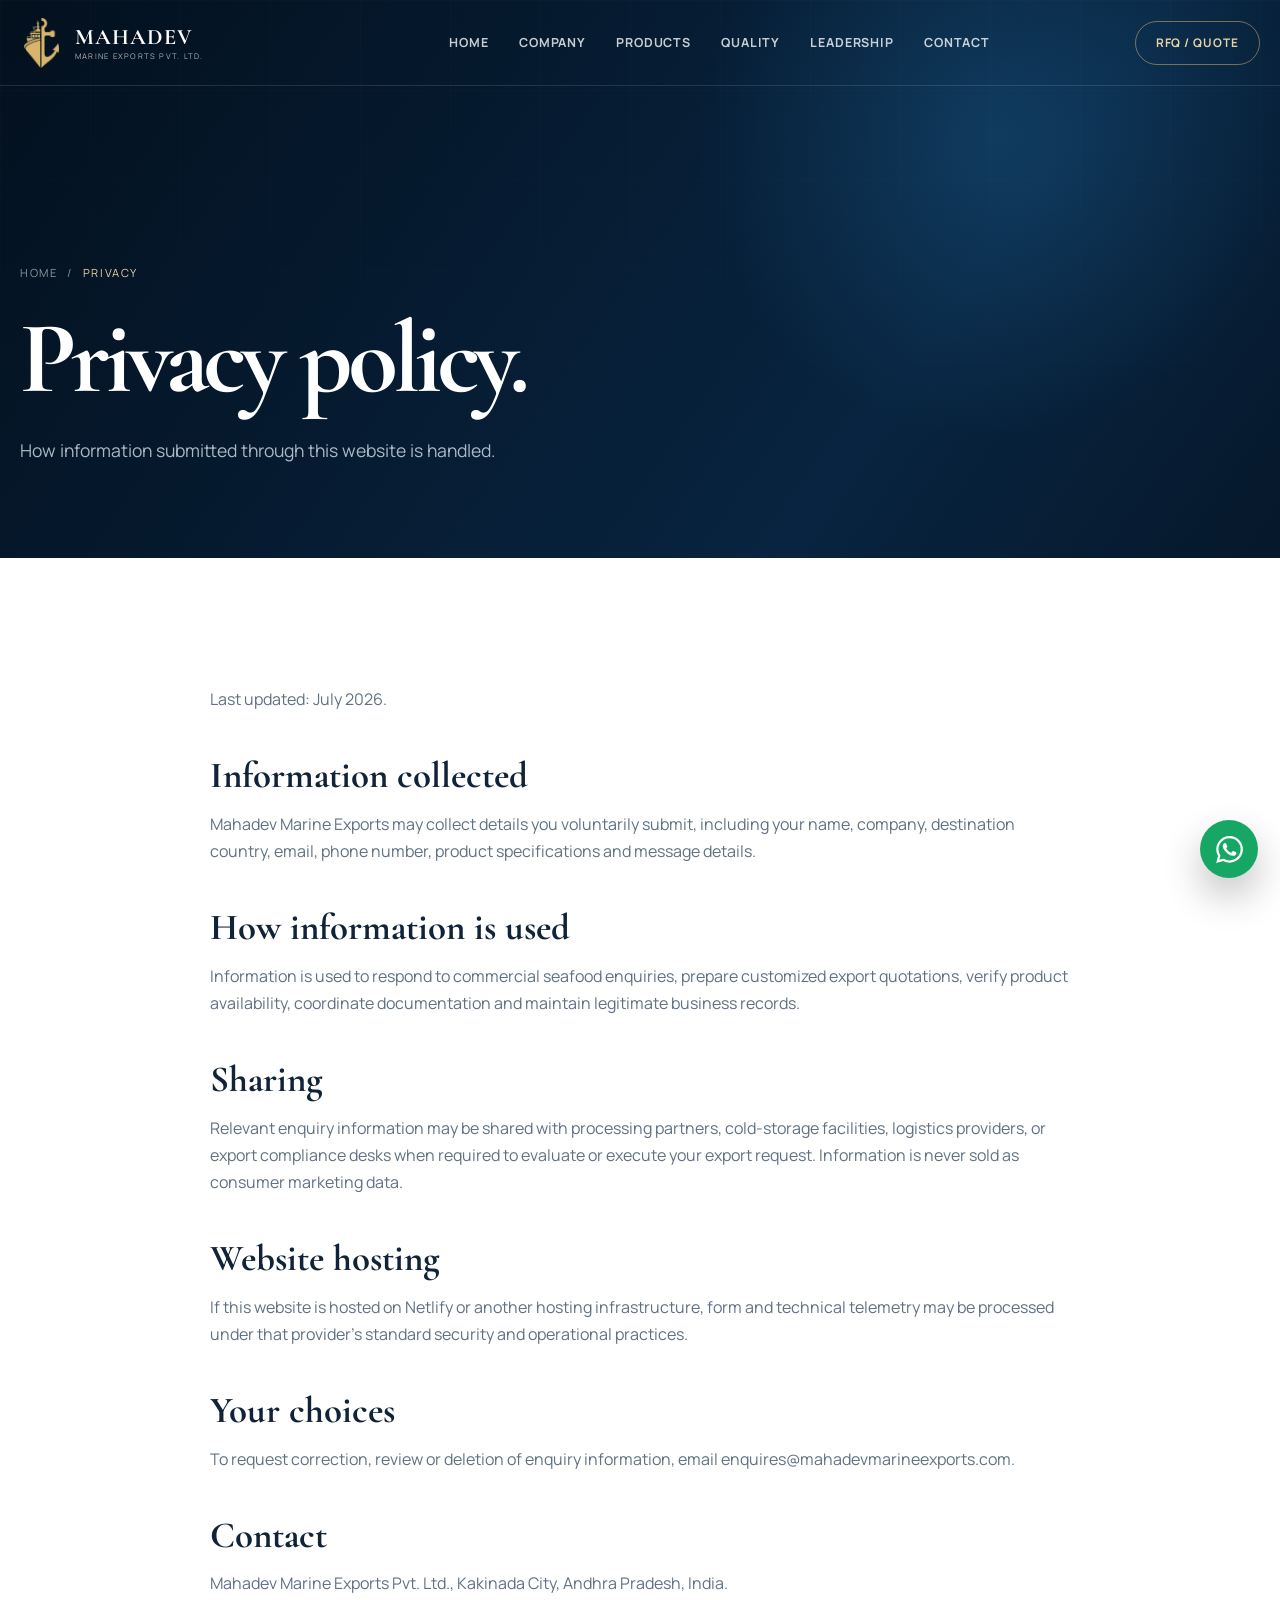
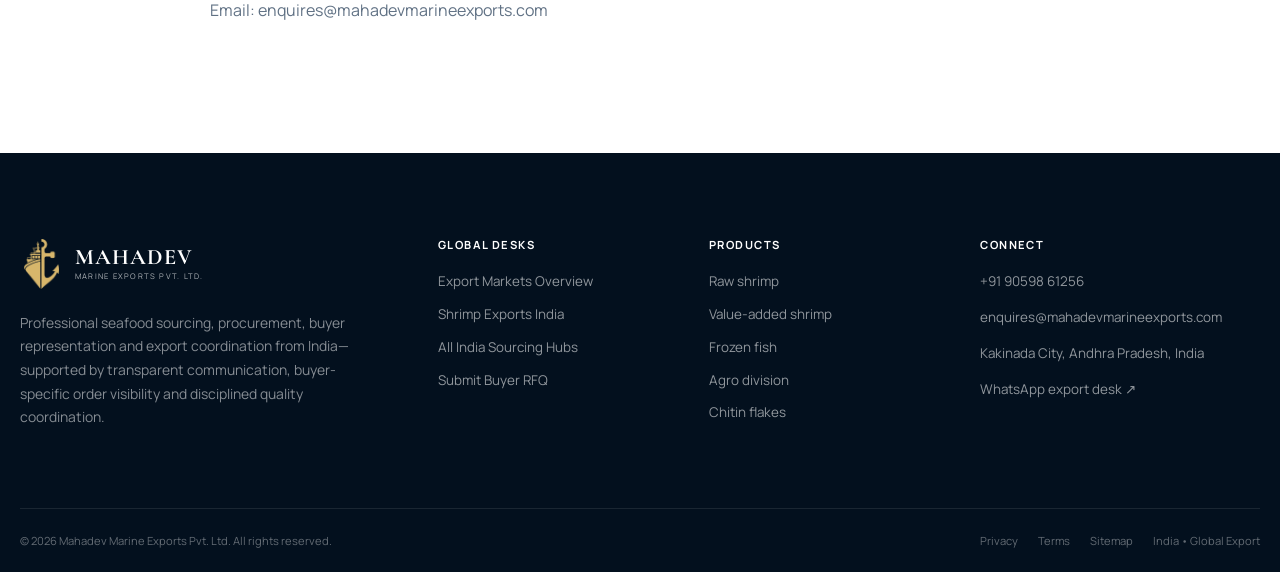
<file: privacy.html>
<!DOCTYPE html>
<html lang="en">
<head>
<link href="https://fonts.googleapis.com" rel="preconnect"/>
<link crossorigin="" href="https://fonts.gstatic.com" rel="preconnect"/>
<meta charset="utf-8"/>
<meta content="width=device-width,initial-scale=1" name="viewport"/>
<!-- Google tag (gtag.js) -->
<script async src="https://www.googletagmanager.com/gtag/js?id=G-32NT4Y2S3R"></script>
<script>
  window.dataLayer = window.dataLayer || [];
  function gtag(){dataLayer.push(arguments);}
  gtag('js', new Date());

  gtag('config', 'G-32NT4Y2S3R');
</script>
<title>Privacy Policy | Mahadev Marine Exports</title>
<meta content="Privacy policy for Mahadev Marine Exports website and seafood export enquiries." name="description"/>
<meta content="#03101e" name="theme-color"/>
<meta content="index,follow,max-image-preview:large,max-snippet:-1,max-video-preview:-1" name="robots"/>
<link href="favicon.png" rel="icon"/>
<link href="assets/images/brand/app-icon.png" rel="apple-touch-icon"/>
<link href="manifest.webmanifest" rel="manifest"/>
<link href="assets/css/site.css" rel="stylesheet"/>
<meta content="website" property="og:type"/>
<meta content="Privacy Policy | Mahadev Marine Exports" property="og:title"/>
<meta content="Privacy policy for Mahadev Marine Exports website and seafood export enquiries." property="og:description"/>
<meta content="https://mahadevmarineexports.com/assets/images/facility/processing-facility.webp" property="og:image"/>
<meta content="https://mahadevmarineexports.com/privacy.html" property="og:url"/>
<meta content="Mahadev Marine Exports privacy policy" name="keywords"/>
<meta content="Mahadev Marine Exports Pvt. Ltd." name="author"/>
<meta content="Mahadev Marine Exports Pvt. Ltd." name="publisher"/>
<meta content="index,follow,max-image-preview:large,max-snippet:-1,max-video-preview:-1" name="googlebot"/>
<meta content="index,follow,max-image-preview:large,max-snippet:-1,max-video-preview:-1" name="bingbot"/>
<meta content="IN-AP" name="geo.region"/>
<meta content="Kakinada, Andhra Pradesh, India" name="geo.placename"/>
<meta content="telephone=yes" name="format-detection"/>
<meta content="Mahadev Marine Exports" property="og:site_name"/>
<meta content="en_IN" property="og:locale"/>
<meta content="summary_large_image" name="twitter:card"/>
<meta content="Privacy Policy | Mahadev Marine Exports" name="twitter:title"/>
<meta content="Privacy policy for Mahadev Marine Exports website and seafood export enquiries." name="twitter:description"/>
<meta content="https://mahadevmarineexports.com/assets/images/facility/processing-facility.webp" name="twitter:image"/>
<link href="https://mahadevmarineexports.com/privacy.html" rel="canonical"/>
<link href="https://mahadevmarineexports.com/privacy.html" hreflang="x-default" rel="alternate"/>
<link href="https://mahadevmarineexports.com/privacy.html" hreflang="en" rel="alternate"/>
<link href="https://mahadevmarineexports.com/privacy.html" hreflang="en-us" rel="alternate"/>
<link href="https://mahadevmarineexports.com/privacy.html" hreflang="en-gb" rel="alternate"/>
<link href="https://mahadevmarineexports.com/privacy.html" hreflang="en-in" rel="alternate"/>
<link href="/llms.txt" rel="alternate" title="LLM site summary" type="text/plain"/>
<script type="application/ld+json">
{
  "@context": "https://schema.org",
  "@graph": [
    {
      "@type": "Corporation",
      "@id": "https://mahadevmarineexports.com/#organization",
      "name": "Mahadev Marine Exports Pvt. Ltd.",
      "alternateName": ["Mahadev Marine Exports", "MME"],
      "url": "https://mahadevmarineexports.com/",
      "description": "Indian seafood sourcing, procurement and buyer representation company connecting international buyers with suitable seafood processing facilities and coordinating quality, export documentation, logistics and shipment execution.",
      "email": "enquires@mahadevmarineexports.com",
      "telephone": "+91-9059861256",
      "logo": "https://mahadevmarineexports.com/assets/images/brand/logo-full.svg",
      "image": "https://mahadevmarineexports.com/assets/images/facility/processing-facility.webp",
      "address": {
        "@type": "PostalAddress",
        "streetAddress": "Kakinada City",
        "addressLocality": "Kakinada",
        "addressRegion": "Andhra Pradesh",
        "addressCountry": "IN"
      },
      "areaServed": ["United States", "European Union", "United Kingdom", "Middle East", "Southeast Asia", "East Asia", "North America", "Australia", "All India"],
      "knowsAbout": ["Seafood sourcing India", "Seafood procurement India", "Seafood buyer representation India", "Vannamei shrimp sourcing", "Black Tiger shrimp sourcing", "Frozen seafood procurement", "Seafood processor identification", "Seafood supplier evaluation", "Seafood quality coordination", "Seafood production monitoring", "Seafood private label support", "Export documentation coordination", "Reefer container planning", "Seafood logistics coordination", "Buyer-specific production updates", "Rice export", "Millet export", "Spice export", "Coffee bean export", "Chitin flakes export"]
    },
    {
      "@type": "WebSite",
      "@id": "https://mahadevmarineexports.com/#website",
      "name": "Mahadev Marine Exports",
      "url": "https://mahadevmarineexports.com/",
      "publisher": {
        "@id": "https://mahadevmarineexports.com/#organization"
      },
      "inLanguage": "en-IN",
      "description": "Official website of Mahadev Marine Exports Pvt. Ltd., a seafood sourcing, procurement and buyer representation company from India."
    },
    {
      "@type": "WebPage",
      "@id": "https://mahadevmarineexports.com/privacy.html#webpage",
      "url": "https://mahadevmarineexports.com/privacy.html",
      "name": "Privacy Policy | Mahadev Marine Exports",
      "description": "Privacy policy for Mahadev Marine Exports website and seafood export enquiries.",
      "isPartOf": {
        "@id": "https://mahadevmarineexports.com/#website"
      },
      "about": {
        "@id": "https://mahadevmarineexports.com/#organization"
      },
      "inLanguage": "en-IN"
    }
  ]
}
</script>
</head>
<body>
<a class="skip-link" href="#main">Skip to content</a>
<div aria-hidden="true" class="preloader"><div class="preloader-mark"><span class="preloader-line"></span></div></div>
<header class="site-header">
<div class="container nav-wrap">
<a aria-label="Mahadev Marine Exports home" class="brand" href="index.html">
<span aria-hidden="true" class="brand-mark"></span>
<span class="brand-copy"><strong>MAHADEV</strong><span>MARINE EXPORTS PVT. LTD.</span></span>
</a>
<nav aria-label="Primary navigation" class="nav-links">
<a class="" href="index.html">Home</a>
<a class="" href="about.html">Company</a>
<a class="" href="products.html">Products</a>
<a class="" href="quality.html">Quality</a>
<a class="" href="leadership.html">Leadership</a>
<a class="" href="contact.html">Contact</a>
</nav>
<div class="nav-actions">
<a class="header-cta" href="buyer-enquiry.html">RFQ / Quote</a>
<button aria-expanded="false" aria-label="Toggle navigation" class="menu-toggle"><span></span><span></span></button>
</div>
</div>
</header>
<main id="main">
<section class="page-hero">
<div class="container">
<div class="breadcrumbs"><a href="index.html">Home</a> / <span>Privacy</span></div>
<h1>Privacy policy.</h1>
<p>How information submitted through this website is handled.</p>
</div>
</section>
<section class="section section-white">
<div class="container legal-page">
<p>Last updated: July 2026.</p>
<h2>Information collected</h2>
<p>Mahadev Marine Exports may collect details you voluntarily submit, including your name, company, destination country, email, phone number, product specifications and message details.</p>
<h2>How information is used</h2>
<p>Information is used to respond to commercial seafood enquiries, prepare customized export quotations, verify product availability, coordinate documentation and maintain legitimate business records.</p>
<h2>Sharing</h2>
<p>Relevant enquiry information may be shared with processing partners, cold-storage facilities, logistics providers, or export compliance desks when required to evaluate or execute your export request. Information is never sold as consumer marketing data.</p>
<h2>Website hosting</h2>
<p>If this website is hosted on Netlify or another hosting infrastructure, form and technical telemetry may be processed under that provider’s standard security and operational practices.</p>
<h2>Your choices</h2>
<p>To request correction, review or deletion of enquiry information, email <a href="mailto:enquires@mahadevmarineexports.com">enquires@mahadevmarineexports.com</a>.</p>
<h2>Contact</h2>
<p>Mahadev Marine Exports Pvt. Ltd., Kakinada City, Andhra Pradesh, India.<br/>Email: <a href="mailto:enquires@mahadevmarineexports.com">enquires@mahadevmarineexports.com</a></p>
</div>
</section>
</main>
<footer class="site-footer">
<div class="container footer-main">
<div class="footer-brand">
<a class="brand" href="index.html"><span aria-hidden="true" class="brand-mark"></span><span class="brand-copy"><strong>MAHADEV</strong><span>MARINE EXPORTS PVT. LTD.</span></span></a>
<p>Professional seafood sourcing, procurement, buyer representation and export coordination from India—supported by transparent communication, buyer-specific order visibility and disciplined quality coordination.</p>
</div>
<div>
<h3 class="footer-title">Global Desks</h3>
<div class="footer-links">
<a href="export-markets.html">Export Markets Overview</a>
<a href="shrimp-exports-india.html">Shrimp Exports India</a>
<a href="india-seafood-sourcing.html">All India Sourcing Hubs</a>
<a href="buyer-enquiry.html">Submit Buyer RFQ</a>
</div>
</div>
<div>
<h3 class="footer-title">Products</h3>
<div class="footer-links">
<a href="products.html#raw-shrimp">Raw shrimp</a>
<a href="products.html#value-added">Value-added shrimp</a>
<a href="products.html#fish">Frozen fish</a>
<a href="products.html#agro-division">Agro division</a>
<a href="products.html#shrimp-byproducts">Chitin flakes</a>
</div>
</div>
<div>
<h3 class="footer-title">Connect</h3>
<div class="footer-contact">
<a href="tel:+919059861256">+91 90598 61256</a>
<a href="mailto:enquires@mahadevmarineexports.com">enquires@mahadevmarineexports.com</a>
<address>Kakinada City, Andhra Pradesh, India</address>
<a href="https://wa.me/919059861256" rel="noopener" target="_blank">WhatsApp export desk ↗</a>
</div>
</div>
</div>
<div class="container footer-bottom">
<span>© 2026 Mahadev Marine Exports Pvt. Ltd. All rights reserved.</span>
<div class="footer-legal">
<a href="privacy.html">Privacy</a>
<a href="terms.html">Terms</a>
<a href="sitemap.xml">Sitemap</a>
<span>India • Global Export</span>
</div>
</div>
</footer>
<a aria-label="Chat with Mahadev on WhatsApp" class="whatsapp-float" href="https://wa.me/919059861256?text=Hello%20Mahadev%20Marine%20Exports%2C%20I%20would%20like%20to%20discuss%20an%20export%20requirement." rel="noopener" target="_blank"><svg aria-hidden="true" fill="currentColor" viewbox="0 0 24 24"><path d="M20.5 3.5A11.8 11.8 0 0 0 12.08 0C5.55 0 .24 5.31.24 11.84c0 2.09.55 4.13 1.59 5.92L.14 23.94l6.32-1.66a11.8 11.8 0 0 0 5.62 1.43h.01c6.52 0 11.83-5.31 11.84-11.84 0-3.16-1.22-6.13-3.43-8.37Zm-8.42 18.2h-.01a9.82 9.82 0 0 1-5.01-1.37l-.36-.21-3.75.99 1-3.66-.24-.38a9.82 9.82 0 0 1-1.51-5.23c0-5.43 4.43-9.85 9.87-9.85 2.63 0 5.1 1.03 6.96 2.89a9.79 9.79 0 0 1 2.88 6.98c0 5.44-4.42 9.86-9.83 9.86Zm5.4-7.38c-.3-.15-1.75-.87-2.02-.97-.27-.1-.47-.15-.67.15-.2.3-.77.97-.94 1.17-.17.2-.35.22-.65.07-.3-.15-1.25-.46-2.38-1.47a8.94 8.94 0 0 1-1.65-2.05c-.17-.3-.02-.46.13-.61.13-.13.3-.35.44-.52.15-.17.2-.3.3-.5.1-.2.05-.37-.02-.52-.08-.15-.67-1.61-.92-2.21-.24-.58-.49-.5-.67-.51h-.57c-.2 0-.52.07-.79.37-.27.3-1.04 1.02-1.04 2.49s1.07 2.89 1.22 3.09c.15.2 2.1 3.21 5.09 4.5.71.31 1.27.49 1.7.63.72.23 1.37.2 1.88.12.57-.08 1.75-.72 2-1.41.25-.7.25-1.29.17-1.41-.07-.13-.27-.2-.57-.35Z"></path></svg></a>
<script defer="" src="assets/js/site.js"></script>
</body>
</html>
</file>
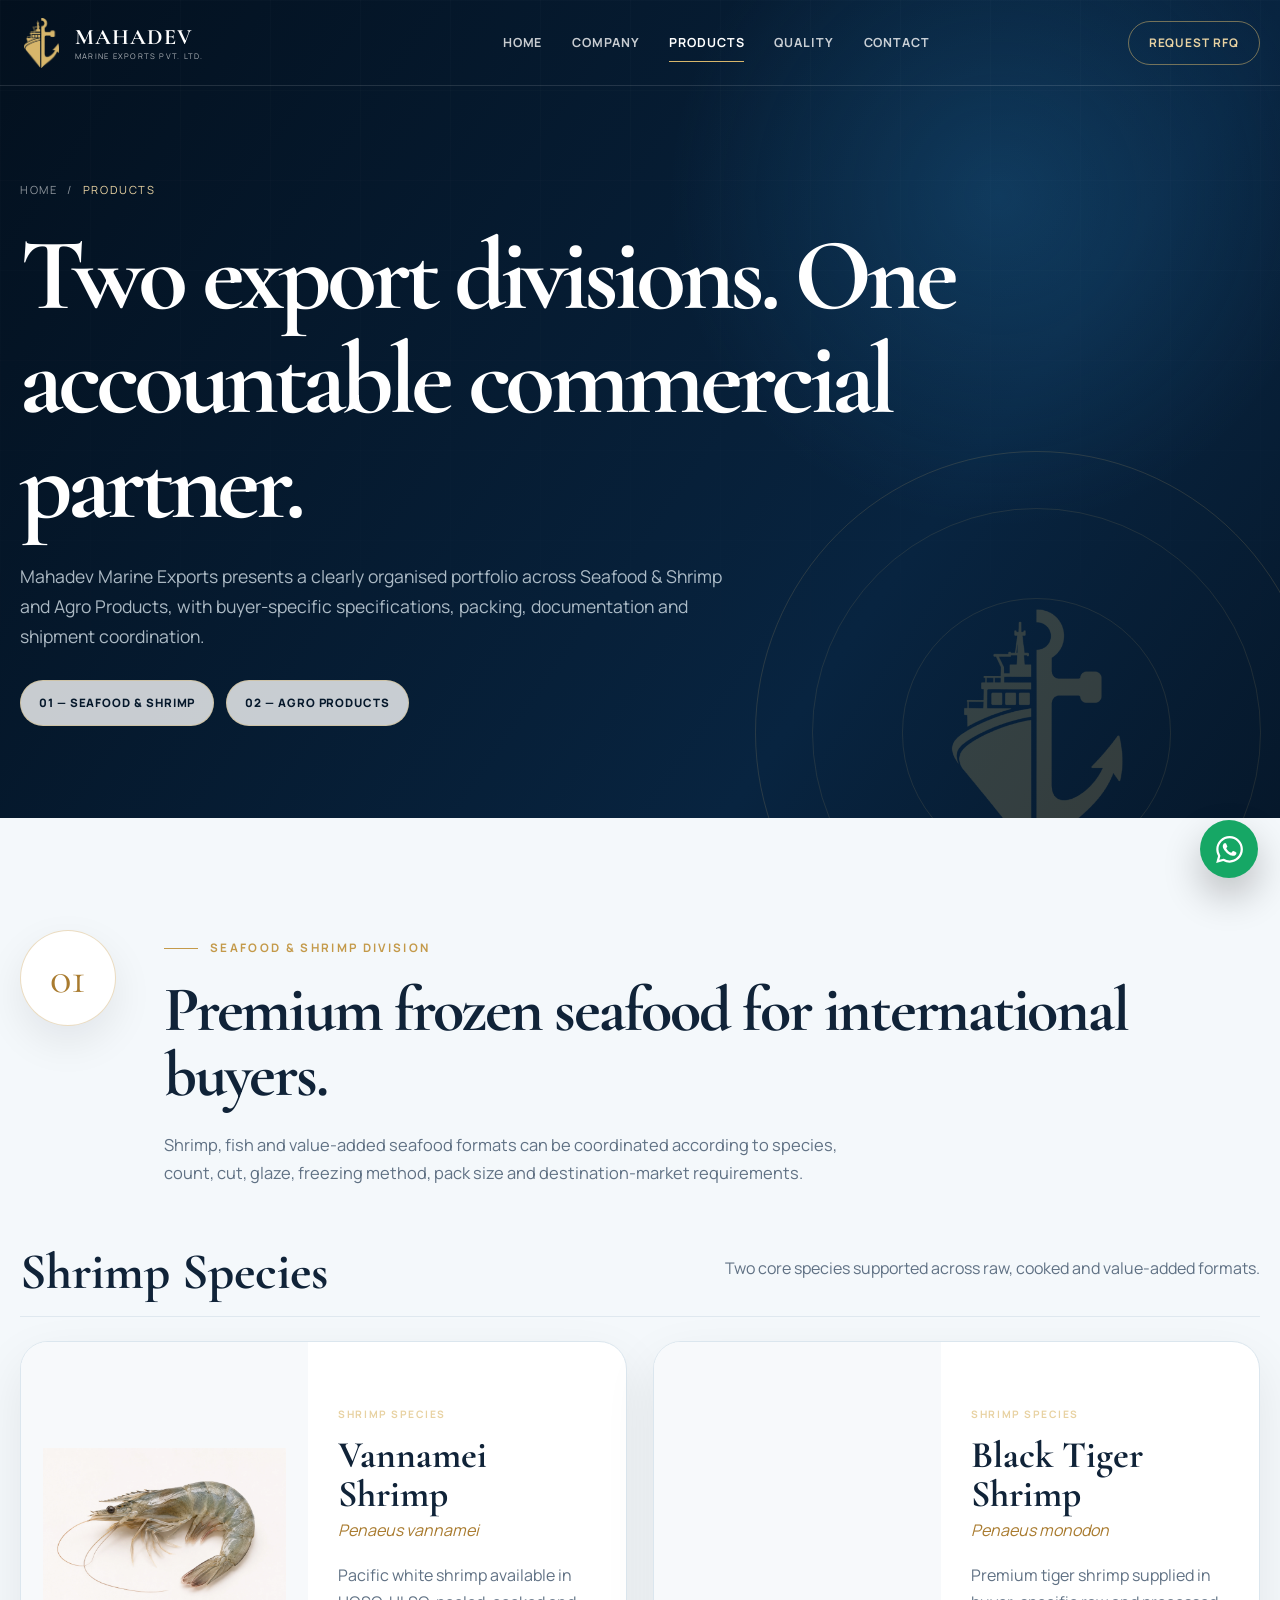
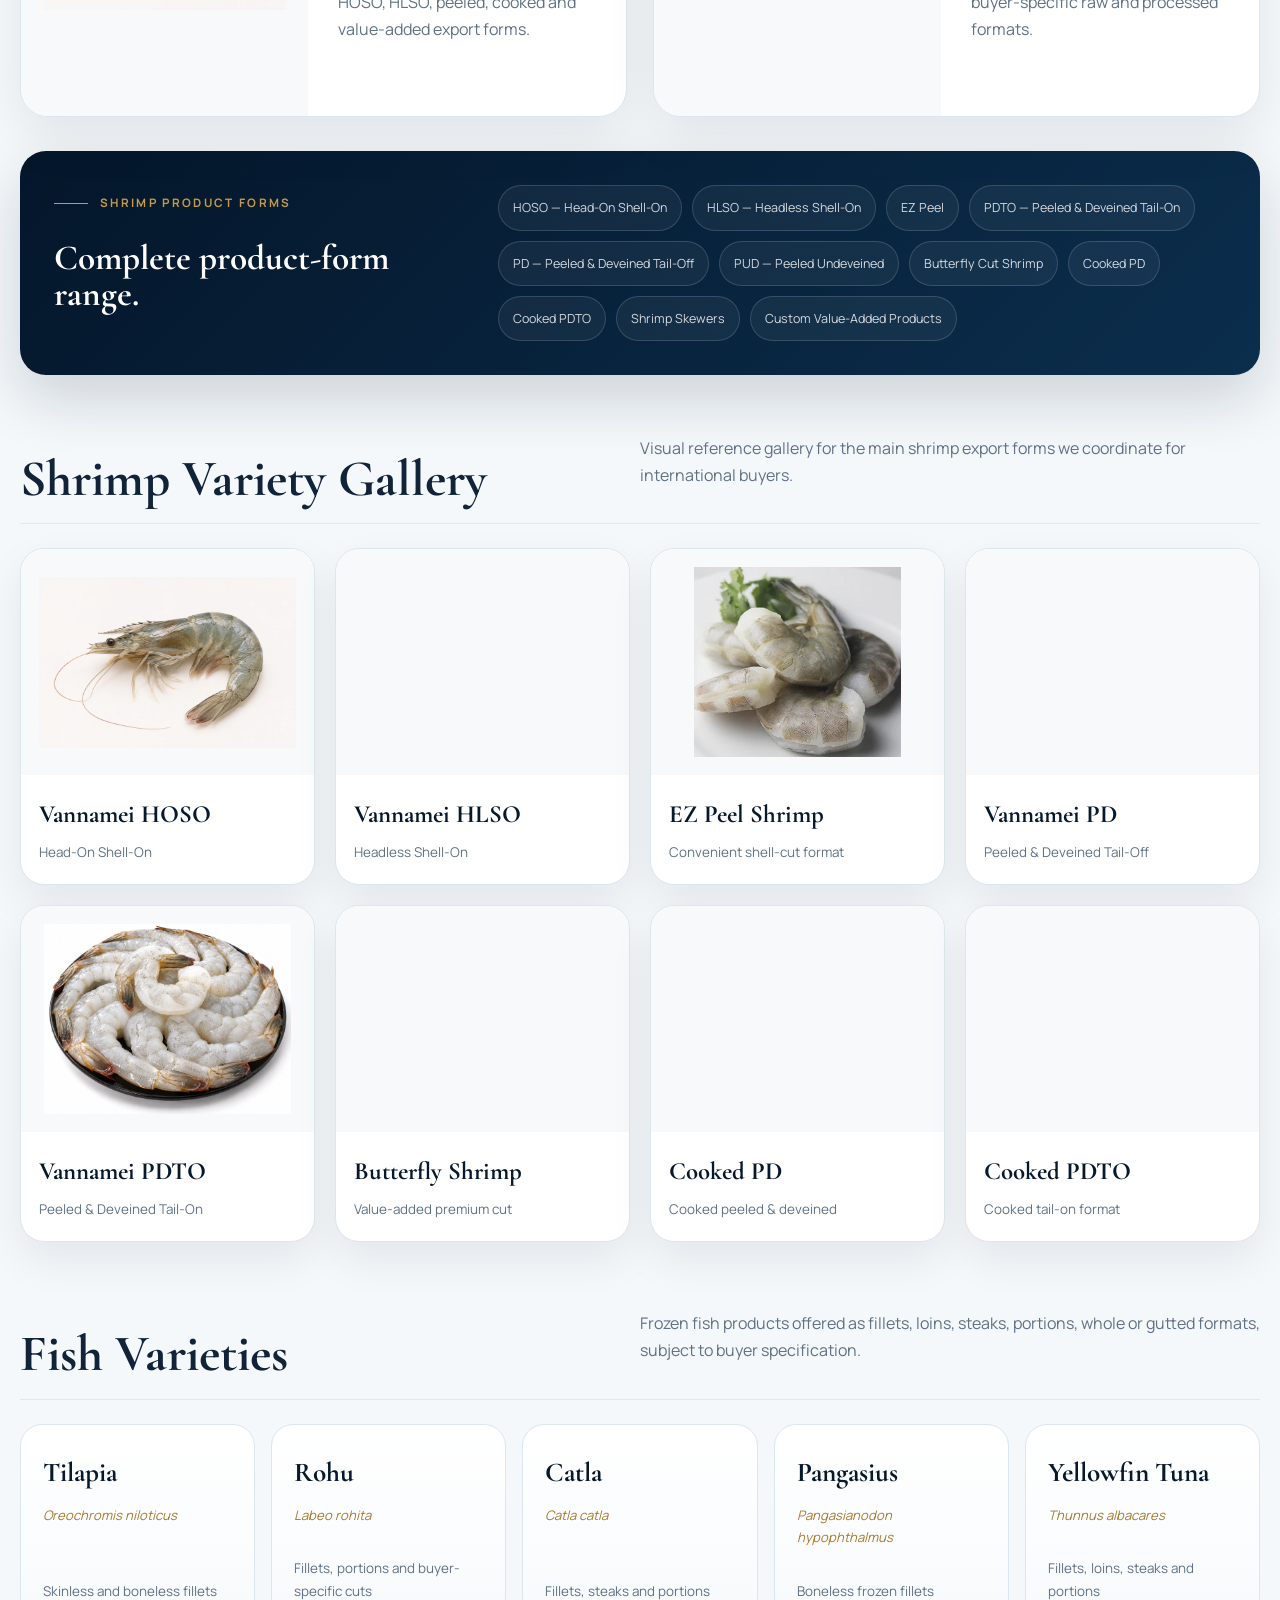
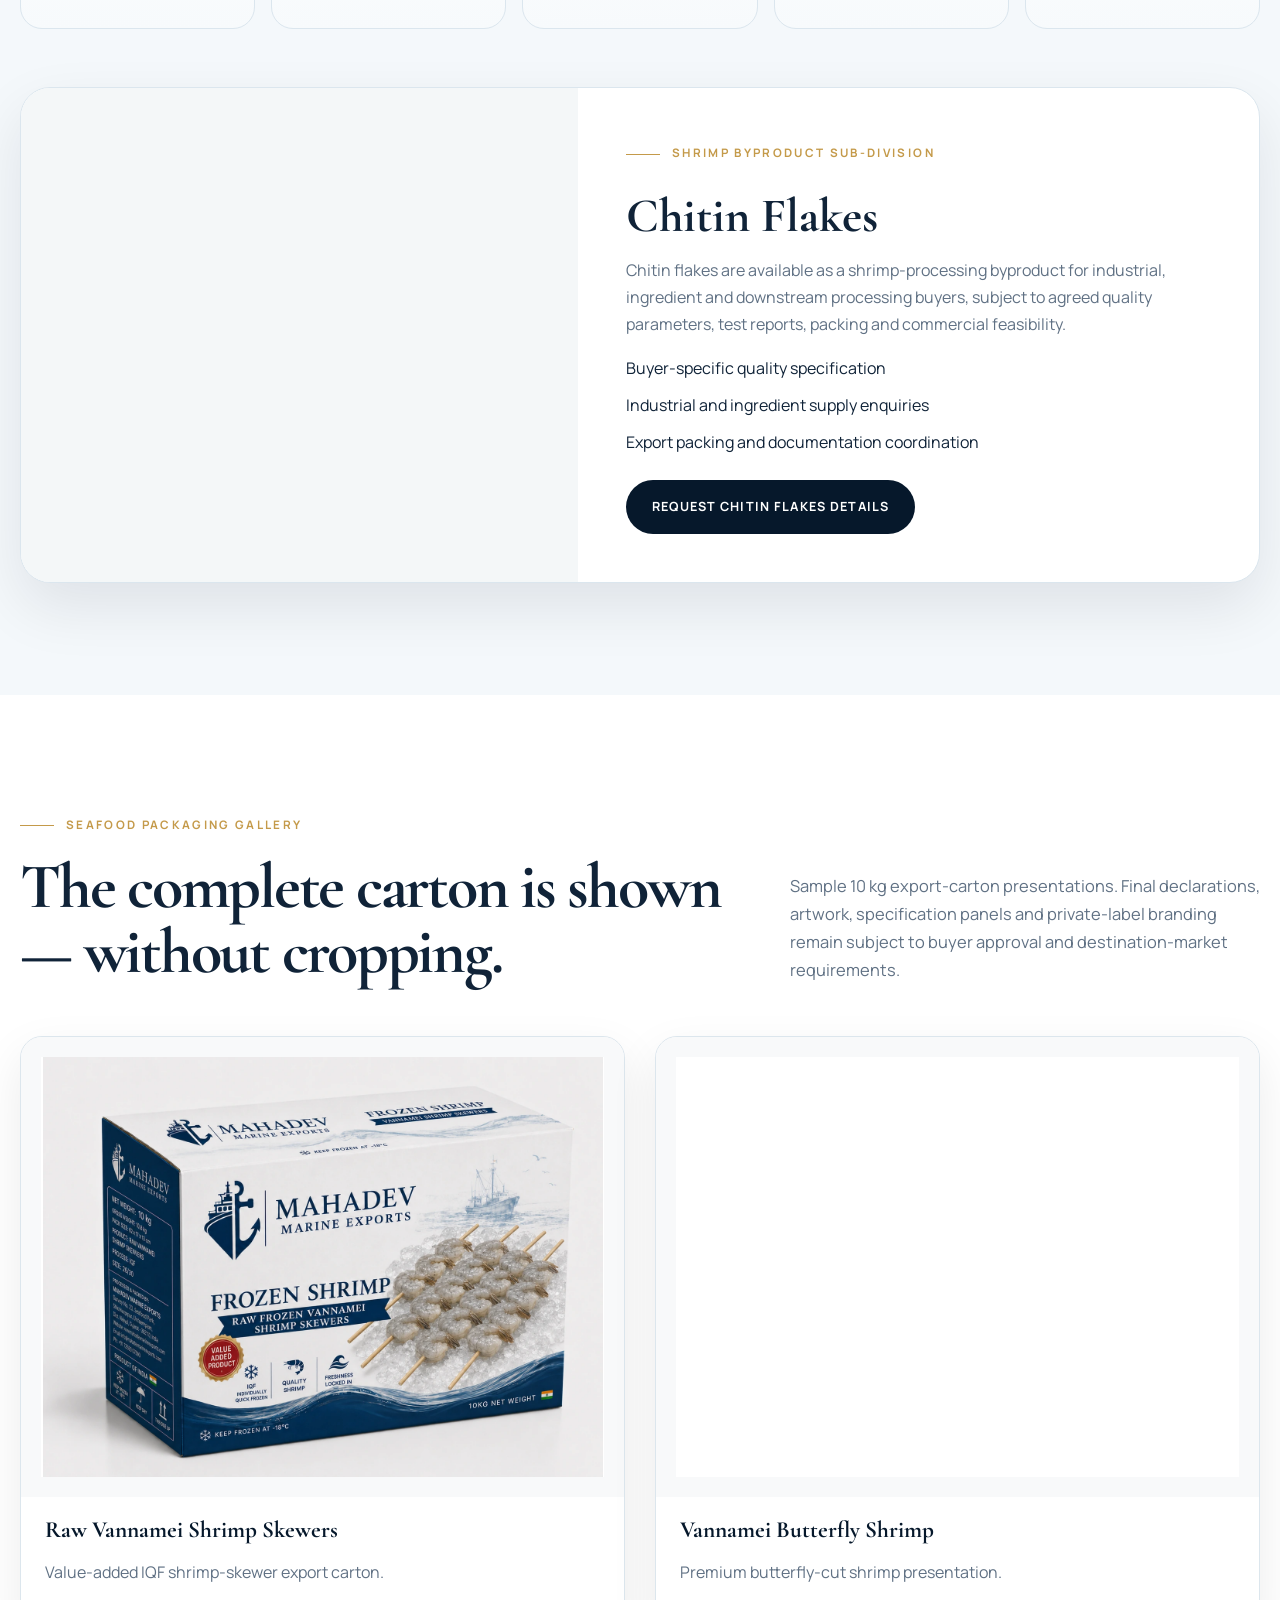
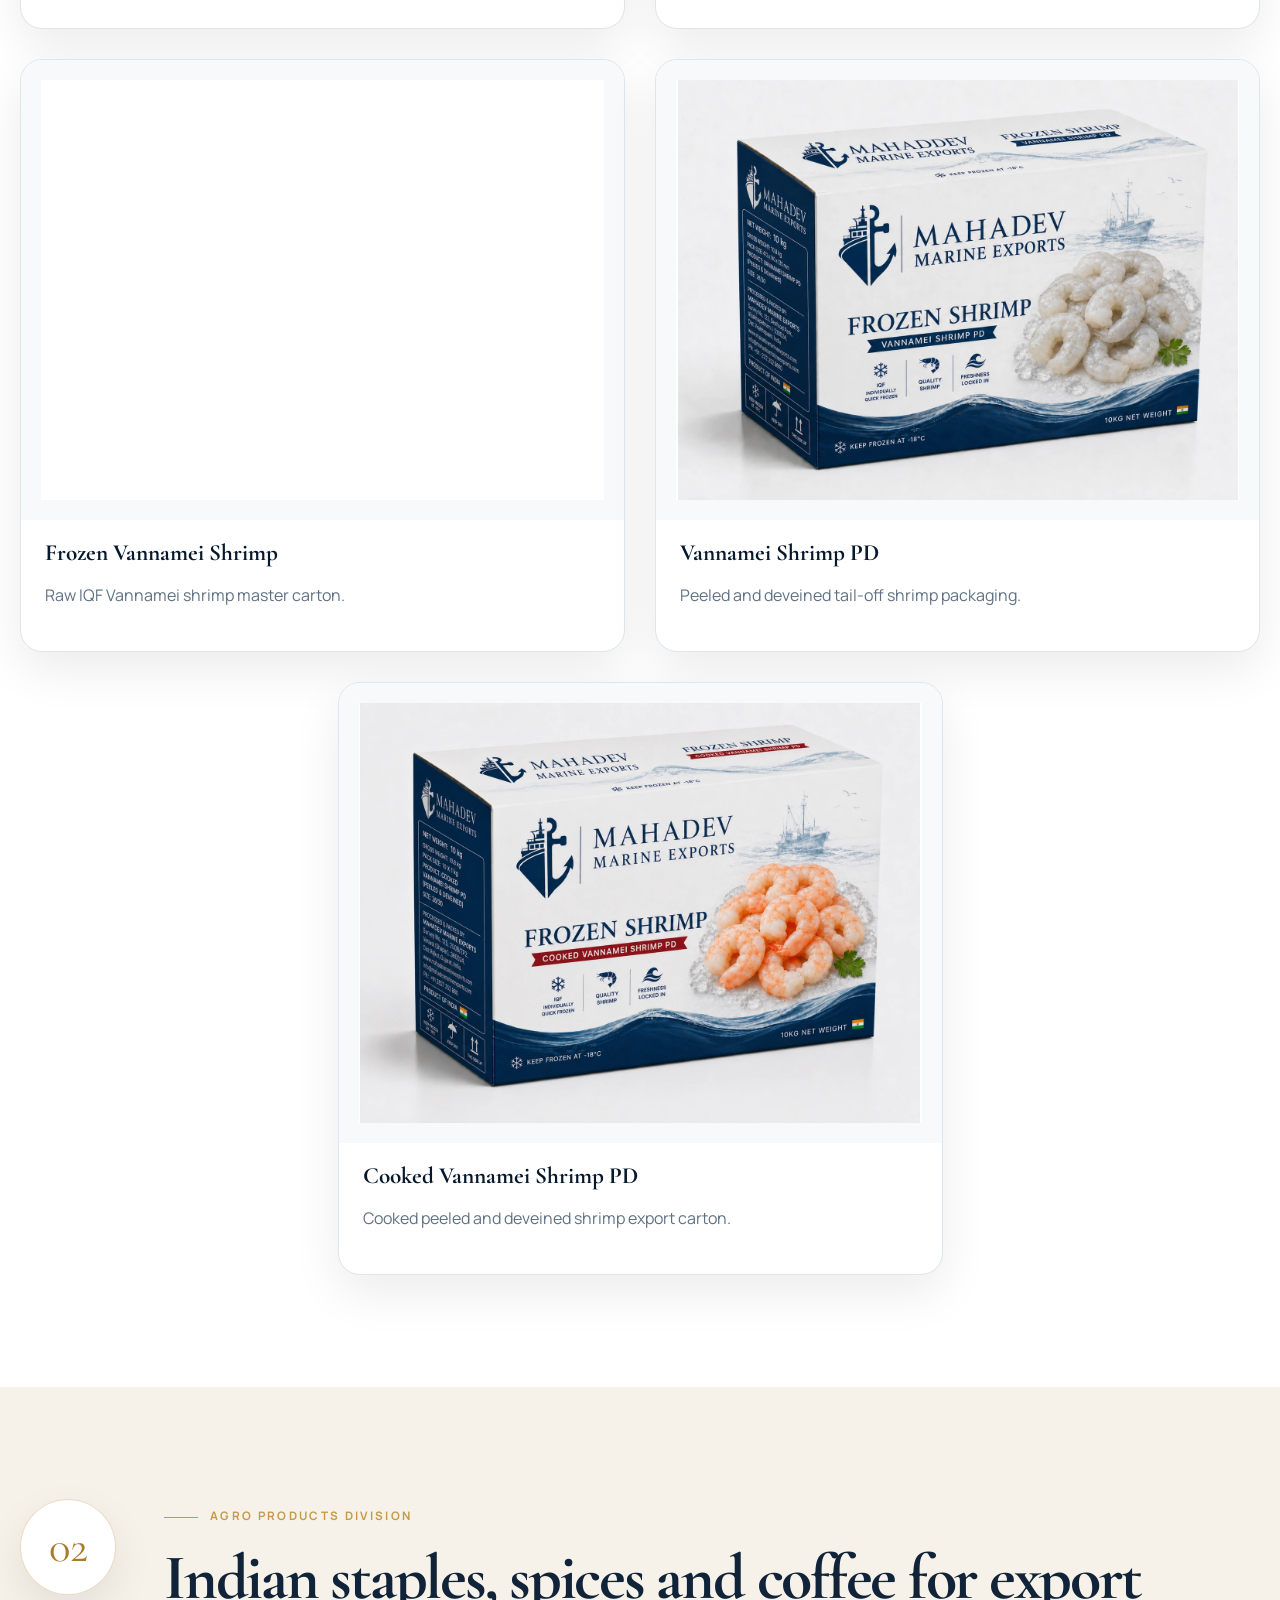
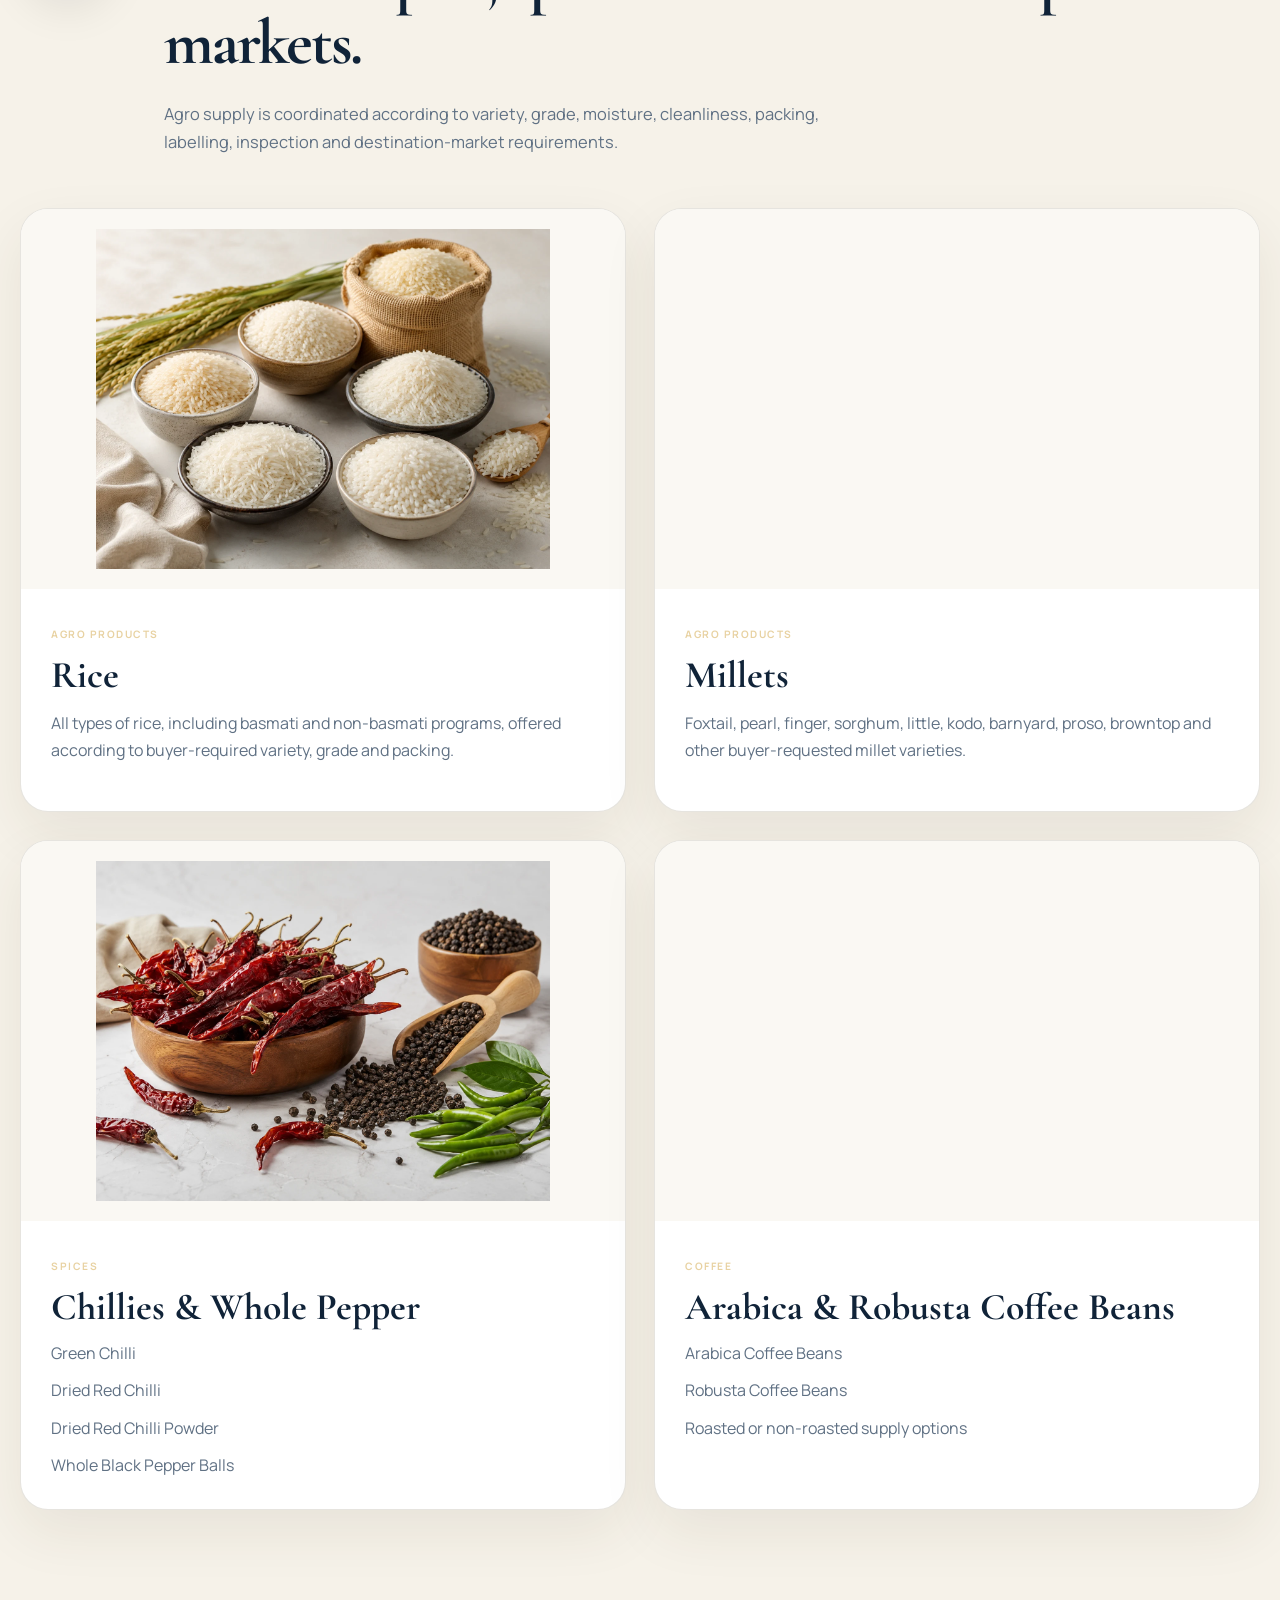
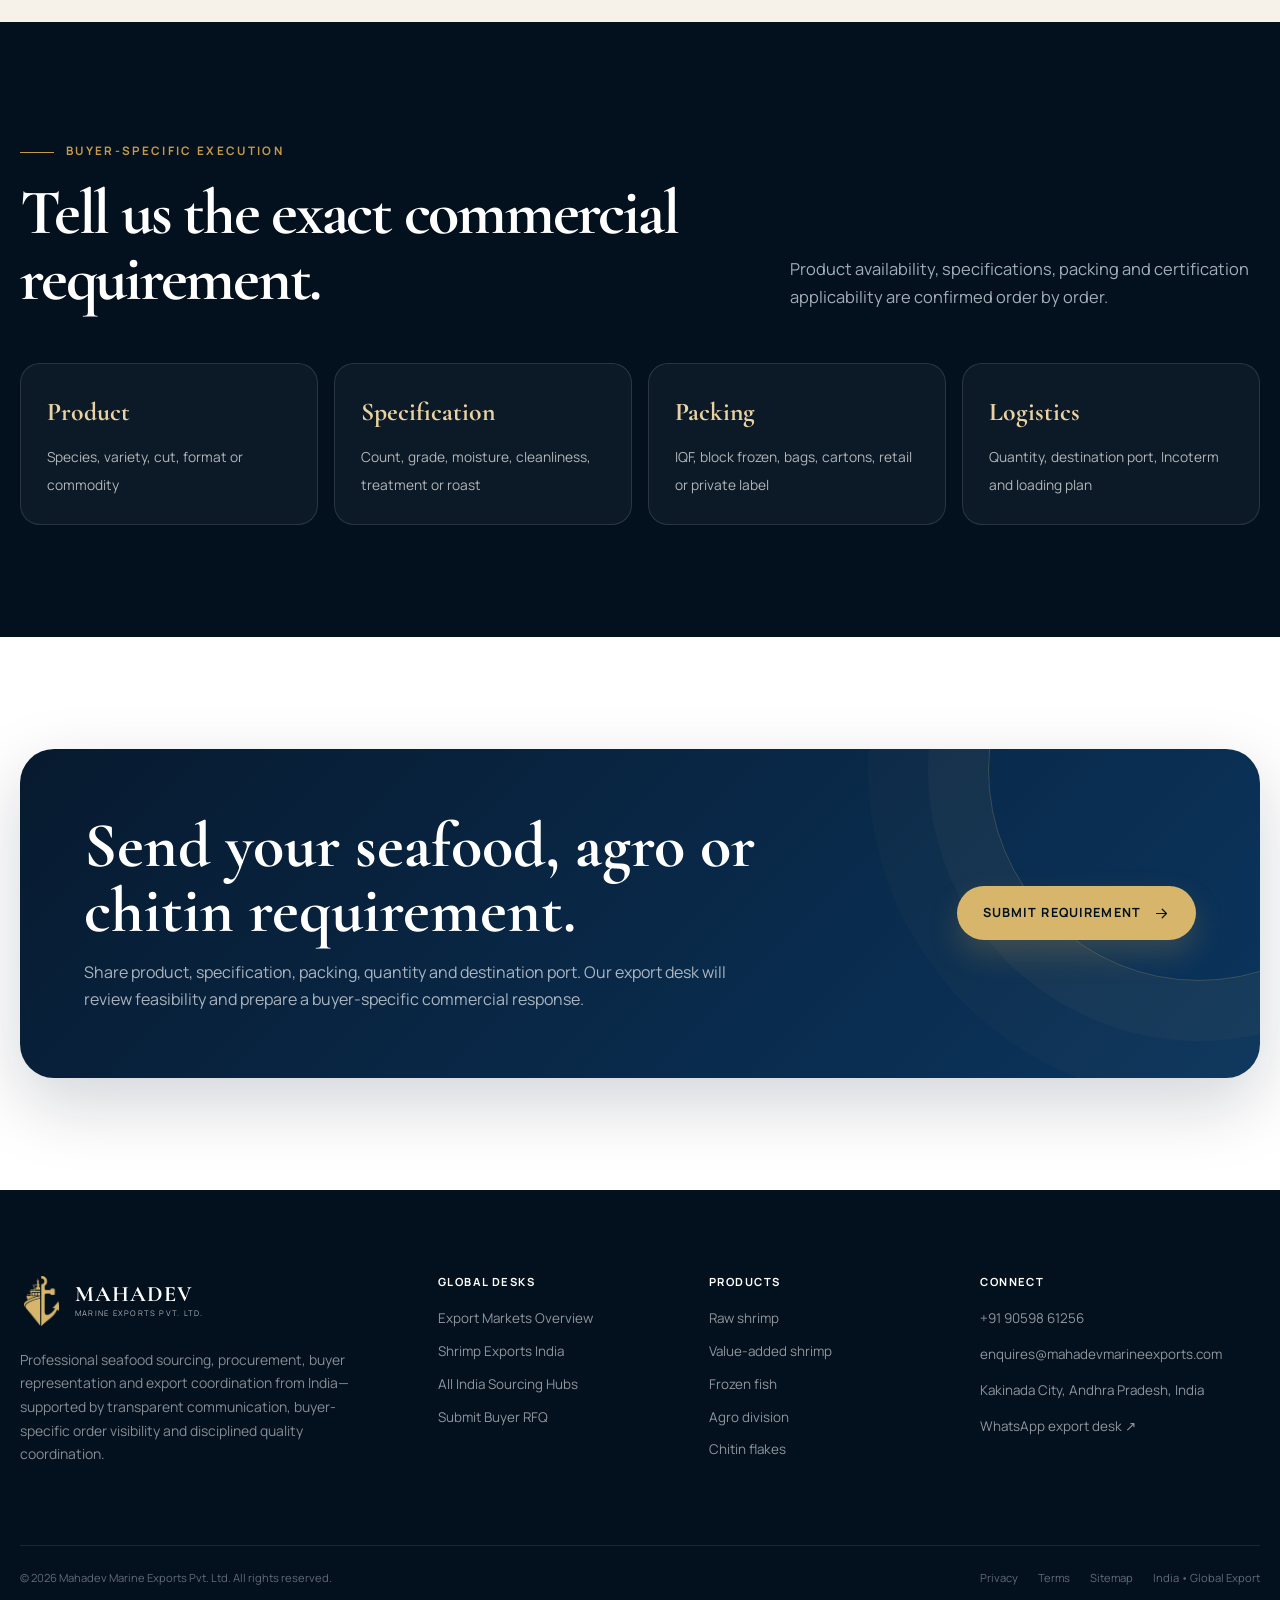
<file: products.html>
<!DOCTYPE html>

<html lang="en">
<head>
<!-- Google tag (gtag.js) -->
<script async src="https://www.googletagmanager.com/gtag/js?id=G-32NT4Y2S3R"></script>
<script>
  window.dataLayer = window.dataLayer || [];
  function gtag(){dataLayer.push(arguments);}
  gtag('js', new Date());

  gtag('config', 'G-32NT4Y2S3R');
</script>
<link href="https://fonts.googleapis.com" rel="preconnect"/><link crossorigin="" href="https://fonts.gstatic.com" rel="preconnect"/>
<meta charset="utf-8"/><meta content="width=device-width,initial-scale=1" name="viewport"/>
<title>Seafood, Agro &amp; Chitin Flakes Products | Mahadev Marine Exports</title><meta content="Explore two export divisions from Mahadev Marine Exports: Seafood &amp; Shrimp, including Vannamei, Black Tiger, fish varieties and chitin flakes; and Agro Products, including rice, millets, green chilli, dried red chilli, chilli powder, whole black pepper, Arabica and Robusta coffee." name="description"/>
<meta content="#03101e" name="theme-color"/><meta content="index,follow,max-image-preview:large,max-snippet:-1,max-video-preview:-1" name="robots"/>
<link href="favicon.png" rel="icon"/><link href="assets/images/brand/app-icon.png" rel="apple-touch-icon"/>
<link href="manifest.webmanifest" rel="manifest"/><link href="assets/css/site.css" rel="stylesheet"/>
<meta content="website" property="og:type"/><meta content="Seafood, Agro &amp; Chitin Flakes Products | Mahadev Marine Exports" property="og:title"/><meta content="Explore seafood, agro and shrimp byproduct exports from Mahadev Marine Exports: Vannamei shrimp, Black Tiger shrimp, fish fillets, rice, millets, dried red chilli, black pepper, green chilli, coffee beans and chitin flakes." property="og:description"/><meta content="https://mahadevmarineexports.com/assets/images/facility/processing-facility.webp" property="og:image"/>
<meta content="https://mahadevmarineexports.com/products.html" property="og:url"/>
<meta content="Vannamei shrimp exporter, Black Tiger shrimp exporter, seafood exporter India, fish fillet exporter, chitin flakes exporter, rice exporter India, millet exporter India, green chilli exporter, dried red chilli exporter, red chilli powder exporter, whole black pepper exporter, Arabica coffee exporter, Robusta coffee exporter" name="keywords"/><meta content="Mahadev Marine Exports Pvt. Ltd." name="author"/><meta content="Mahadev Marine Exports Pvt. Ltd." name="publisher"/><meta content="index,follow,max-image-preview:large,max-snippet:-1,max-video-preview:-1" name="googlebot"/><meta content="index,follow,max-image-preview:large,max-snippet:-1,max-video-preview:-1" name="bingbot"/><meta content="IN-AP" name="geo.region"/><meta content="Kakinada, Andhra Pradesh, India" name="geo.placename"/>
<meta content="16.989065;82.247467" name="geo.position"/><meta content="16.989065, 82.247467" name="ICBM"/>
<meta content="telephone=yes" name="format-detection"/><meta content="Mahadev Marine Exports" property="og:site_name"/><meta content="en_IN" property="og:locale"/><meta content="summary_large_image" name="twitter:card"/><meta content="Seafood, Agro &amp; Chitin Flakes Products | Mahadev Marine Exports" name="twitter:title"/><meta content="Explore seafood, agro and shrimp byproduct exports from Mahadev Marine Exports: Vannamei shrimp, Black Tiger shrimp, fish fillets, rice, millets, dried red chilli, black pepper, green chilli, coffee beans and chitin flakes." name="twitter:description"/><meta content="https://mahadevmarineexports.com/assets/images/facility/processing-facility.webp" name="twitter:image"/><link href="https://mahadevmarineexports.com/products.html" rel="canonical"/><link href="https://mahadevmarineexports.com/products.html" hreflang="x-default" rel="alternate"/><link href="https://mahadevmarineexports.com/products.html" hreflang="en" rel="alternate"/><link href="https://mahadevmarineexports.com/products.html" hreflang="en-us" rel="alternate"/><link href="https://mahadevmarineexports.com/products.html" hreflang="en-gb" rel="alternate"/><link href="https://mahadevmarineexports.com/products.html" hreflang="en-in" rel="alternate"/><link href="/llms.txt" rel="alternate" title="LLM site summary" type="text/plain"/><script type="application/ld+json">{"@context":"https://schema.org","@graph":[{"@type":"Corporation","@id":"https://mahadevmarineexports.com/#organization","name":"Mahadev Marine Exports Pvt. Ltd.","alternateName":["Mahadev Marine Exports","MME"],"url":"https://mahadevmarineexports.com/","description":"Indian seafood sourcing, procurement and buyer representation company connecting international buyers with suitable seafood processing facilities and coordinating quality, export documentation, logistics and shipment execution.","email":"enquires@mahadevmarineexports.com","telephone":"+91-9059861256","logo":"https://mahadevmarineexports.com/assets/images/brand/logo-full.svg","image":"https://mahadevmarineexports.com/assets/images/facility/processing-facility.webp","address":{"@type":"PostalAddress","streetAddress":"Kakinada City","addressLocality":"Kakinada","addressRegion":"Andhra Pradesh","addressCountry":"IN"},"areaServed":["United States","European Union","United Kingdom","Middle East","Southeast Asia","East Asia","North America","Australia","All India"],"knowsAbout":["Seafood sourcing India","Seafood procurement India","Seafood buyer representation India","Vannamei shrimp sourcing","Black Tiger shrimp sourcing","Frozen seafood procurement","Seafood processor identification","Seafood supplier evaluation","Seafood quality coordination","Seafood production monitoring","Seafood private label support","Export documentation coordination","Reefer container planning","Seafood logistics coordination","Buyer-specific production updates","Rice export","Millet export","Spice export","Coffee bean export","Chitin flakes export"]},{"@type":"WebSite","@id":"https://mahadevmarineexports.com/#website","name":"Mahadev Marine Exports","url":"https://mahadevmarineexports.com/","publisher":{"@id":"/#organization"},"inLanguage":"en-IN","description":"Official website of Mahadev Marine Exports Pvt. Ltd., a seafood sourcing, procurement and buyer representation company from India."},{"@type":"WebPage","@id":"https://mahadevmarineexports.com/products.html#webpage","url":"https://mahadevmarineexports.com/products.html","name":"Seafood, Agro & Chitin Flakes Products | Mahadev Marine Exports","description":"Explore seafood, agro and shrimp byproduct exports from Mahadev Marine Exports: Vannamei shrimp, Black Tiger shrimp, fish fillets, rice, millets, dried red chilli, black pepper, green chilli, coffee beans and chitin flakes.","isPartOf":{"@id":"/#website"},"about":{"@id":"/#organization"},"inLanguage":"en-IN"},{"@type":"BreadcrumbList","itemListElement":[{"@type":"ListItem","position":1,"name":"Home","item":"https://mahadevmarineexports.com/"},{"@type":"ListItem","position":2,"name":"Products","item":"https://mahadevmarineexports.com/products.html"}]},{"@type":"OfferCatalog","name":"Mahadev Marine Exports Product Portfolio","itemListElement":[{"@type":"Product","name":"Vannamei Shrimp"},{"@type":"Product","name":"Black Tiger Shrimp"},{"@type":"Product","name":"Tilapia"},{"@type":"Product","name":"Rohu"},{"@type":"Product","name":"Catla"},{"@type":"Product","name":"Pangasius"},{"@type":"Product","name":"Yellowfin Tuna"},{"@type":"Product","name":"Chitin Flakes"},{"@type":"Product","name":"Rice"},{"@type":"Product","name":"Millets"},{"@type":"Product","name":"Green Chilli"},{"@type":"Product","name":"Dried Red Chilli"},{"@type":"Product","name":"Dried Red Chilli Powder"},{"@type":"Product","name":"Whole Black Pepper"},{"@type":"Product","name":"Arabica Coffee Beans"},{"@type":"Product","name":"Robusta Coffee Beans"}]}]}</script></head><body><a class="skip-link" href="#main">Skip to content</a>
<div aria-hidden="true" class="preloader"><div class="preloader-mark"><span class="preloader-line"></span></div></div>
<header class="site-header">
<div class="container nav-wrap">
<a aria-label="Mahadev Marine Exports home" class="brand" href="index.html">
<span aria-hidden="true" class="brand-mark"></span>
<span class="brand-copy"><strong>MAHADEV</strong><span>MARINE EXPORTS PVT. LTD.</span></span>
</a>
<nav aria-label="Primary navigation" class="nav-links">
<a href="index.html">Home</a>
<a href="about.html">Company</a>
<a class="active" href="products.html">Products</a>
<a href="quality.html">Quality</a>
<a href="contact.html">Contact</a>
</nav>
<div class="nav-actions">
<a class="header-cta" href="buyer-enquiry.html">Request RFQ</a>
<button aria-expanded="false" aria-label="Toggle navigation" class="menu-toggle"><span></span><span></span></button>
</div>
</div>
</header>
<main id="main">
<section class="page-hero product-page-hero">
<div class="page-hero-visual"><span class="page-hero-mark"></span></div>
<div class="container">
<div class="breadcrumbs"><a href="index.html">Home</a> / <span>Products</span></div>
<h1>Two export divisions. One accountable commercial partner.</h1>
<p>Mahadev Marine Exports presents a clearly organised portfolio across Seafood &amp; Shrimp and Agro Products, with buyer-specific specifications, packing, documentation and shipment coordination.</p>
<div class="division-jump"><a href="#seafood-division">01 — Seafood &amp; Shrimp</a><a href="#agro-division">02 — Agro Products</a></div>
</div>
</section>
<section class="section division-section" id="seafood-division">
<div class="container">
<div class="division-heading">
<span class="division-number">01</span>
<div><div class="eyebrow">Seafood &amp; Shrimp Division</div><h2 class="section-title">Premium frozen seafood for international buyers.</h2><p class="section-intro">Shrimp, fish and value-added seafood formats can be coordinated according to species, count, cut, glaze, freezing method, pack size and destination-market requirements.</p></div>
</div>
<div class="subdivision-heading"><h3>Shrimp Species</h3><p>Two core species supported across raw, cooked and value-added formats.</p></div>
<div class="species-grid">
<article class="species-card reveal">
<div class="species-image"><img alt="Pacific white shrimp Vannamei Penaeus vannamei" decoding="async" height="1024" loading="lazy" src="assets/images/products/vannamei-hoso.webp" width="1536"/></div>
<div class="species-copy"><span class="product-tag">Shrimp species</span><h3>Vannamei Shrimp</h3><em>Penaeus vannamei</em><p>Pacific white shrimp available in HOSO, HLSO, peeled, cooked and value-added export forms.</p></div>
</article>
<article class="species-card reveal reveal-delay-1">
<div class="species-image"><img alt="Black Tiger shrimp Penaeus monodon" decoding="async" height="611" loading="lazy" src="assets/images/products/black-tiger-shrimp.webp" width="786"/></div>
<div class="species-copy"><span class="product-tag">Shrimp species</span><h3>Black Tiger Shrimp</h3><em>Penaeus monodon</em><p>Premium tiger shrimp supplied in buyer-specific raw and processed formats.</p></div>
</article>
</div>
<div class="product-form-panel reveal">
<div><div class="eyebrow">Shrimp product forms</div><h3>Complete product-form range.</h3></div>
<div class="form-chip-grid">
<span>HOSO — Head-On Shell-On</span><span>HLSO — Headless Shell-On</span><span>EZ Peel</span><span>PDTO — Peeled &amp; Deveined Tail-On</span><span>PD — Peeled &amp; Deveined Tail-Off</span><span>PUD — Peeled Undeveined</span><span>Butterfly Cut Shrimp</span><span>Cooked PD</span><span>Cooked PDTO</span><span>Shrimp Skewers</span><span>Custom Value-Added Products</span>
</div>
</div>
<div class="shrimp-variety-showcase reveal"><div class="subdivision-heading subdivision-heading-tight"><h3>Shrimp Variety Gallery</h3><p>Visual reference gallery for the main shrimp export forms we coordinate for international buyers.</p></div><div class="shrimp-variety-grid"><article class="shrimp-variety-card"><div class="shrimp-variety-image"><img alt="Vannamei HOSO shrimp" decoding="async" loading="lazy" src="assets/images/products/vannamei-hoso.webp"/></div><div class="shrimp-variety-copy"><strong>Vannamei HOSO</strong><span>Head-On Shell-On</span></div></article><article class="shrimp-variety-card"><div class="shrimp-variety-image"><img alt="Vannamei HLSO shrimp" decoding="async" loading="lazy" src="assets/images/products/hlso-shrimp.webp"/></div><div class="shrimp-variety-copy"><strong>Vannamei HLSO</strong><span>Headless Shell-On</span></div></article><article class="shrimp-variety-card"><div class="shrimp-variety-image"><img alt="Easy peel shrimp" decoding="async" loading="lazy" src="assets/images/products/easy-peel-shrimp.webp"/></div><div class="shrimp-variety-copy"><strong>EZ Peel Shrimp</strong><span>Convenient shell-cut format</span></div></article><article class="shrimp-variety-card"><div class="shrimp-variety-image"><img alt="Vannamei PD shrimp" decoding="async" loading="lazy" src="assets/images/products/vannamei-pd.webp"/></div><div class="shrimp-variety-copy"><strong>Vannamei PD</strong><span>Peeled &amp; Deveined Tail-Off</span></div></article><article class="shrimp-variety-card"><div class="shrimp-variety-image"><img alt="Vannamei PDTO shrimp" decoding="async" loading="lazy" src="assets/images/products/raw-pdto-shrimp.webp"/></div><div class="shrimp-variety-copy"><strong>Vannamei PDTO</strong><span>Peeled &amp; Deveined Tail-On</span></div></article><article class="shrimp-variety-card"><div class="shrimp-variety-image"><img alt="Vannamei butterfly shrimp" decoding="async" loading="lazy" src="assets/images/products/vannamei-butterfly.webp"/></div><div class="shrimp-variety-copy"><strong>Butterfly Shrimp</strong><span>Value-added premium cut</span></div></article><article class="shrimp-variety-card"><div class="shrimp-variety-image"><img alt="Cooked PD shrimp" decoding="async" loading="lazy" src="assets/images/products/cooked-pd-shrimp.webp"/></div><div class="shrimp-variety-copy"><strong>Cooked PD</strong><span>Cooked peeled &amp; deveined</span></div></article><article class="shrimp-variety-card"><div class="shrimp-variety-image"><img alt="Cooked PDTO shrimp" decoding="async" loading="lazy" src="assets/images/products/cooked-pdto-shrimp.webp"/></div><div class="shrimp-variety-copy"><strong>Cooked PDTO</strong><span>Cooked tail-on format</span></div></article></div></div>
<div class="subdivision-heading"><h3>Fish Varieties</h3><p>Frozen fish products offered as fillets, loins, steaks, portions, whole or gutted formats, subject to buyer specification.</p></div>
<div class="fish-variety-grid">
<article class="fish-variety-card"><strong>Tilapia</strong><em>Oreochromis niloticus</em><span>Skinless and boneless fillets</span></article>
<article class="fish-variety-card"><strong>Rohu</strong><em>Labeo rohita</em><span>Fillets, portions and buyer-specific cuts</span></article>
<article class="fish-variety-card"><strong>Catla</strong><em>Catla catla</em><span>Fillets, steaks and portions</span></article>
<article class="fish-variety-card"><strong>Pangasius</strong><em>Pangasianodon hypophthalmus</em><span>Boneless frozen fillets</span></article>
<article class="fish-variety-card"><strong>Yellowfin Tuna</strong><em>Thunnus albacares</em><span>Fillets, loins, steaks and portions</span></article>
</div>
<div class="byproduct-panel reveal" id="shrimp-byproducts">
<div class="byproduct-image"><img alt="Chitin flakes shrimp byproduct in stainless steel tray" decoding="async" height="1086" loading="lazy" src="assets/images/products/chitin-flakes.webp" width="1448"/></div>
<div class="byproduct-copy"><div class="eyebrow">Shrimp Byproduct Sub-Division</div><h3>Chitin Flakes</h3><p>Chitin flakes are available as a shrimp-processing byproduct for industrial, ingredient and downstream processing buyers, subject to agreed quality parameters, test reports, packing and commercial feasibility.</p><ul class="list-clean"><li>Buyer-specific quality specification</li><li>Industrial and ingredient supply enquiries</li><li>Export packing and documentation coordination</li></ul><a class="btn btn-navy" href="contact.html#enquiry">Request Chitin Flakes Details</a></div>
</div>
</div>
</section>
<section class="section section-white packaging-section">
<div class="container">
<div class="title-row"><div><div class="eyebrow">Seafood packaging gallery</div><h2 class="section-title">The complete carton is shown — without cropping.</h2></div><p class="section-intro">Sample 10 kg export-carton presentations. Final declarations, artwork, specification panels and private-label branding remain subject to buyer approval and destination-market requirements.</p></div>
<div class="packaging-grid packaging-grid-five corrected-packaging-grid">
<article class="packaging-card reveal"><div class="packaging-image"><img alt="Mahadev raw frozen Vannamei shrimp skewers carton" decoding="async" height="1086" loading="lazy" src="assets/images/products/pack-shrimp-skewers.webp" width="1448"/></div><div class="packaging-copy"><h3>Raw Vannamei Shrimp Skewers</h3><p>Value-added IQF shrimp-skewer export carton.</p></div></article>
<article class="packaging-card reveal reveal-delay-1"><div class="packaging-image"><img alt="Mahadev Vannamei butterfly shrimp carton" decoding="async" height="1086" loading="lazy" src="assets/images/products/pack-butterfly-shrimp.webp" width="1448"/></div><div class="packaging-copy"><h3>Vannamei Butterfly Shrimp</h3><p>Premium butterfly-cut shrimp presentation.</p></div></article>
<article class="packaging-card reveal"><div class="packaging-image"><img alt="Mahadev frozen Vannamei shrimp carton" decoding="async" height="1086" loading="lazy" src="assets/images/products/pack-vannamei-shrimp.webp" width="1448"/></div><div class="packaging-copy"><h3>Frozen Vannamei Shrimp</h3><p>Raw IQF Vannamei shrimp master carton.</p></div></article>
<article class="packaging-card reveal reveal-delay-1"><div class="packaging-image"><img alt="Mahadev Vannamei shrimp PD carton" decoding="async" height="1086" loading="lazy" src="assets/images/products/pack-vannamei-pd.webp" width="1448"/></div><div class="packaging-copy"><h3>Vannamei Shrimp PD</h3><p>Peeled and deveined tail-off shrimp packaging.</p></div></article>
<article class="packaging-card packaging-card-wide reveal"><div class="packaging-image"><img alt="Mahadev cooked Vannamei shrimp PD carton" decoding="async" height="1086" loading="lazy" src="assets/images/products/pack-cooked-vannamei-pd.webp" width="1448"/></div><div class="packaging-copy"><h3>Cooked Vannamei Shrimp PD</h3><p>Cooked peeled and deveined shrimp export carton.</p></div></article>
</div>
</div>
</section>
<section class="section division-section agro-division-section" id="agro-division">
<div class="container">
<div class="division-heading">
<span class="division-number">02</span>
<div><div class="eyebrow">Agro Products Division</div><h2 class="section-title">Indian staples, spices and coffee for export markets.</h2><p class="section-intro">Agro supply is coordinated according to variety, grade, moisture, cleanliness, packing, labelling, inspection and destination-market requirements.</p></div>
</div>
<div class="agro-grid">
<article class="agro-card reveal"><div class="agro-image"><img alt="Indian rice varieties in bowls for export" decoding="async" height="1086" loading="lazy" src="assets/images/products/agro-rice.webp" width="1448"/></div><div class="agro-copy"><span class="product-tag">Agro products</span><h3>Rice</h3><p>All types of rice, including basmati and non-basmati programs, offered according to buyer-required variety, grade and packing.</p></div></article>
<article class="agro-card reveal reveal-delay-1"><div class="agro-image"><img alt="Indian millet varieties in bowls for export" decoding="async" height="1086" loading="lazy" src="assets/images/products/agro-millets.webp" width="1448"/></div><div class="agro-copy"><span class="product-tag">Agro products</span><h3>Millets</h3><p>Foxtail, pearl, finger, sorghum, little, kodo, barnyard, proso, browntop and other buyer-requested millet varieties.</p></div></article>
<article class="agro-card reveal"><div class="agro-image"><img alt="Green chilli dried red chilli red chilli powder and whole black pepper" decoding="async" height="1086" loading="lazy" src="assets/images/products/agro-spices.webp" width="1448"/></div><div class="agro-copy"><span class="product-tag">Spices</span><h3>Chillies &amp; Whole Pepper</h3><ul class="list-clean"><li>Green Chilli</li><li>Dried Red Chilli</li><li>Dried Red Chilli Powder</li><li>Whole Black Pepper Balls</li></ul></div></article>
<article class="agro-card reveal reveal-delay-1"><div class="agro-image"><img alt="Arabica and Robusta coffee beans roasted and non roasted" decoding="async" height="1086" loading="lazy" src="assets/images/products/agro-coffee.webp" width="1448"/></div><div class="agro-copy"><span class="product-tag">Coffee</span><h3>Arabica &amp; Robusta Coffee Beans</h3><ul class="list-clean"><li>Arabica Coffee Beans</li><li>Robusta Coffee Beans</li><li>Roasted or non-roasted supply options</li></ul></div></article>
</div>
</div>
</section>
<section class="section section-dark commercial-spec-section">
<div class="container"><div class="title-row"><div><div class="eyebrow">Buyer-specific execution</div><h2 class="section-title">Tell us the exact commercial requirement.</h2></div><p class="section-intro">Product availability, specifications, packing and certification applicability are confirmed order by order.</p></div>
<div class="spec-cards"><article><strong>Product</strong><span>Species, variety, cut, format or commodity</span></article><article><strong>Specification</strong><span>Count, grade, moisture, cleanliness, treatment or roast</span></article><article><strong>Packing</strong><span>IQF, block frozen, bags, cartons, retail or private label</span></article><article><strong>Logistics</strong><span>Quantity, destination port, Incoterm and loading plan</span></article></div>
</div>
</section>
<section class="section section-white"><div class="container"><div class="cta-panel reveal"><div><h2>Send your seafood, agro or chitin requirement.</h2><p>Share product, specification, packing, quantity and destination port. Our export desk will review feasibility and prepare a buyer-specific commercial response.</p></div><a class="btn btn-primary" href="contact.html#enquiry">Submit Requirement <svg aria-hidden="true" fill="none" stroke="currentColor" stroke-linecap="round" stroke-linejoin="round" stroke-width="1.7" viewbox="0 0 24 24"><path d="M5 12h14M13 6l6 6-6 6"></path></svg></a></div></div></section>
</main>
<footer class="site-footer">
<div class="container footer-main">
<div class="footer-brand">
<a class="brand" href="index.html"><span aria-hidden="true" class="brand-mark"></span><span class="brand-copy"><strong>MAHADEV</strong><span>MARINE EXPORTS PVT. LTD.</span></span></a>
<p>Professional seafood sourcing, procurement, buyer representation and export coordination from India—supported by transparent communication, buyer-specific order visibility and disciplined quality coordination.</p>
</div>
<div>
<h3 class="footer-title">Global Desks</h3>
<div class="footer-links">
<a href="export-markets.html">Export Markets Overview</a>
<a href="shrimp-exports-india.html">Shrimp Exports India</a>
<a href="india-seafood-sourcing.html">All India Sourcing Hubs</a>
<a href="buyer-enquiry.html">Submit Buyer RFQ</a>
</div>
</div>
<div>
<h3 class="footer-title">Products</h3>
<div class="footer-links">
<a href="products.html#raw-shrimp">Raw shrimp</a>
<a href="products.html#value-added">Value-added shrimp</a>
<a href="products.html#fish">Frozen fish</a>
<a href="products.html#agro-division">Agro division</a>
<a href="products.html#shrimp-byproducts">Chitin flakes</a>
</div>
</div>
<div>
<h3 class="footer-title">Connect</h3>
<div class="footer-contact">
<a href="tel:+919059861256">+91 90598 61256</a>
<a href="mailto:enquires@mahadevmarineexports.com">enquires@mahadevmarineexports.com</a>
<address>Kakinada City, Andhra Pradesh, India</address>
<a href="https://wa.me/919059861256" rel="noopener" target="_blank">WhatsApp export desk ↗</a>
</div>
</div>
</div>
<div class="container footer-bottom">
<span>© 2026 Mahadev Marine Exports Pvt. Ltd. All rights reserved.</span>
<div class="footer-legal">
<a href="privacy.html">Privacy</a>
<a href="terms.html">Terms</a>
<a href="sitemap.xml">Sitemap</a>
<span>India • Global Export</span>
</div>
</div>
</footer>
<a aria-label="Chat with Mahadev on WhatsApp" class="whatsapp-float" href="https://wa.me/919059861256?text=Hello%20Mahadev%20Marine%20Exports%2C%20I%20would%20like%20to%20discuss%20an%20export%20requirement." rel="noopener" target="_blank"><svg aria-hidden="true" fill="currentColor" viewbox="0 0 24 24"><path d="M20.5 3.5A11.8 11.8 0 0 0 12.08 0C5.55 0 .24 5.31.24 11.84c0 2.09.55 4.13 1.59 5.92L.14 23.94l6.32-1.66a11.8 11.8 0 0 0 5.62 1.43h.01c6.52 0 11.83-5.31 11.84-11.84 0-3.16-1.22-6.13-3.43-8.37Zm-8.42 18.2h-.01a9.82 9.82 0 0 1-5.01-1.37l-.36-.21-3.75.99 1-3.66-.24-.38a9.82 9.82 0 0 1-1.51-5.23c0-5.43 4.43-9.85 9.87-9.85 2.63 0 5.1 1.03 6.96 2.89a9.79 9.79 0 0 1 2.88 6.98c0 5.44-4.42 9.86-9.83 9.86Zm5.4-7.38c-.3-.15-1.75-.87-2.02-.97-.27-.1-.47-.15-.67.15-.2.3-.77.97-.94 1.17-.17.2-.35.22-.65.07-.3-.15-1.25-.46-2.38-1.47a8.94 8.94 0 0 1-1.65-2.05c-.17-.3-.02-.46.13-.61.13-.13.3-.35.44-.52.15-.17.2-.3.3-.5.1-.2.05-.37-.02-.52-.08-.15-.67-1.61-.92-2.21-.24-.58-.49-.5-.67-.51h-.57c-.2 0-.52.07-.79.37-.27.3-1.04 1.02-1.04 2.49s1.07 2.89 1.22 3.09c.15.2 2.1 3.21 5.09 4.5.71.31 1.27.49 1.7.63.72.23 1.37.2 1.88.12.57-.08 1.75-.72 2-1.41.25-.7.25-1.29.17-1.41-.07-.13-.27-.2-.57-.35Z"></path></svg></a>
<script defer="" src="assets/js/site.js"></script></body></html>
</file>
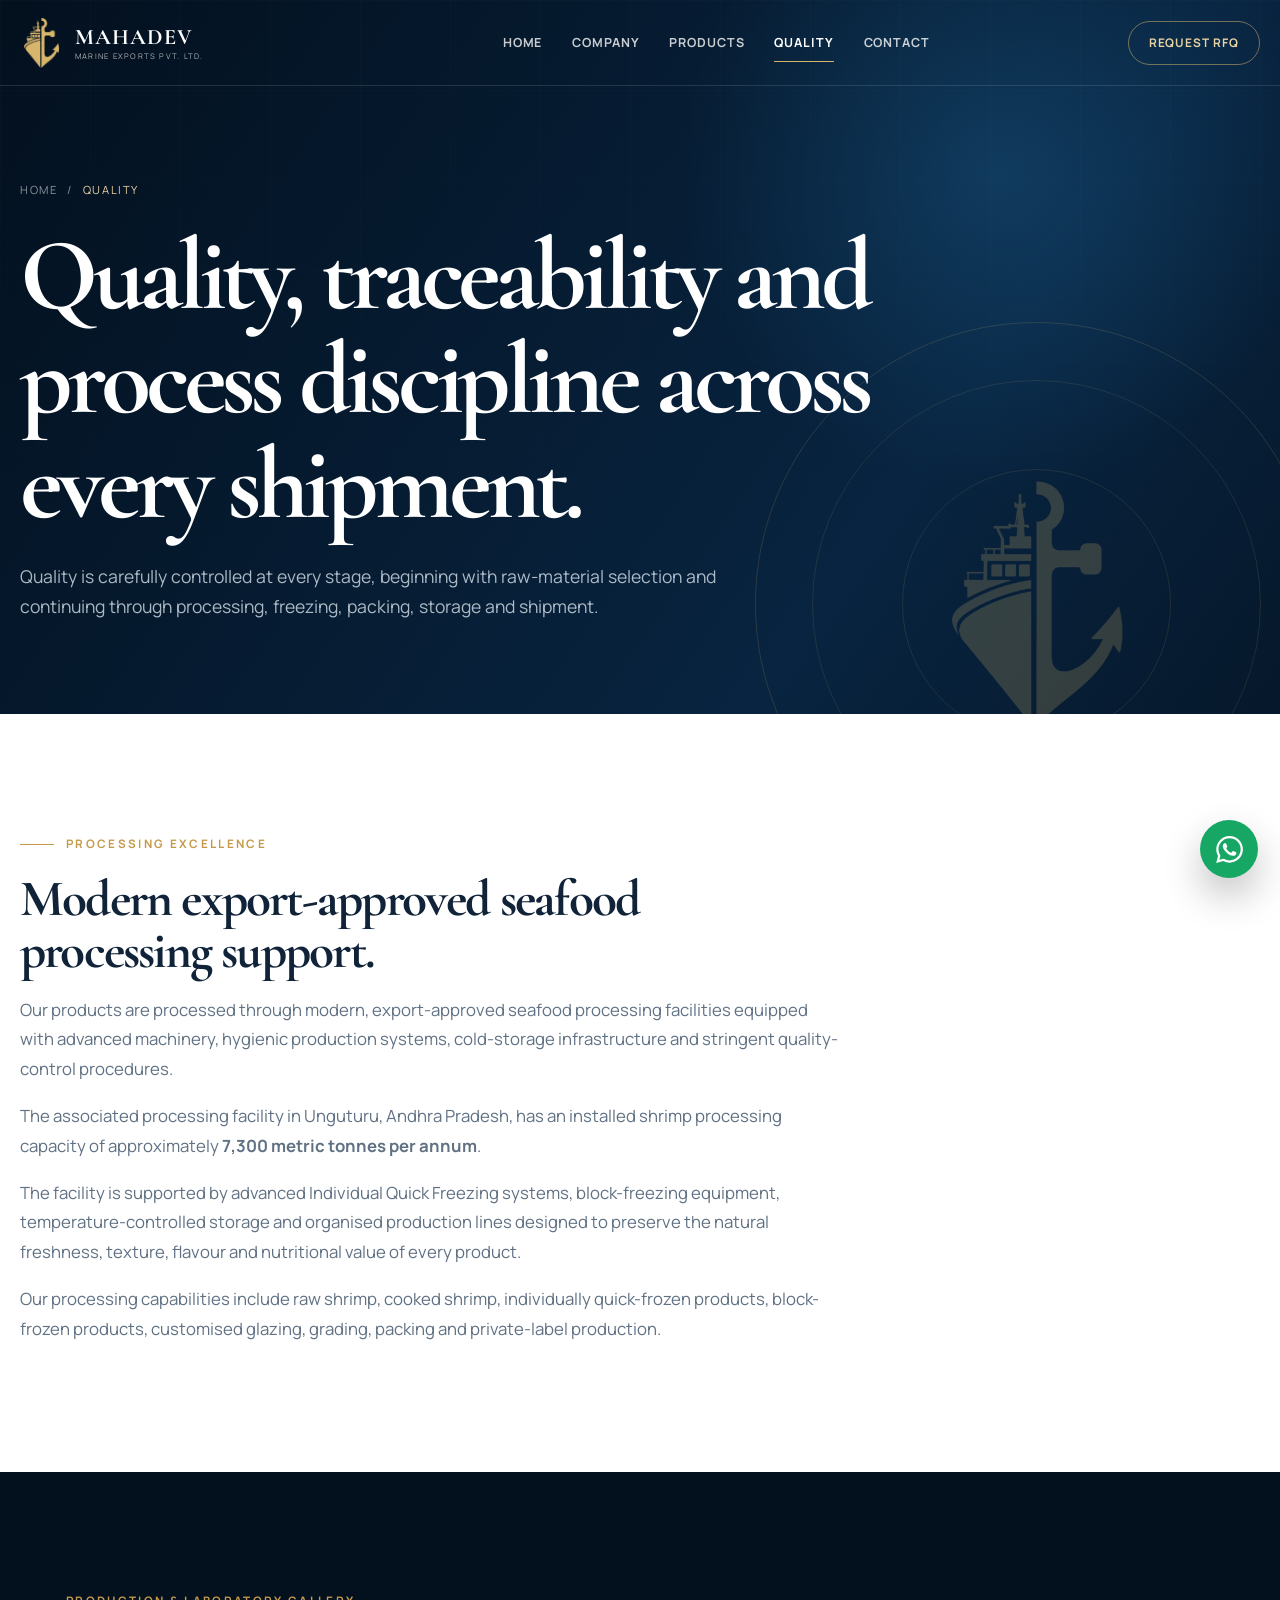
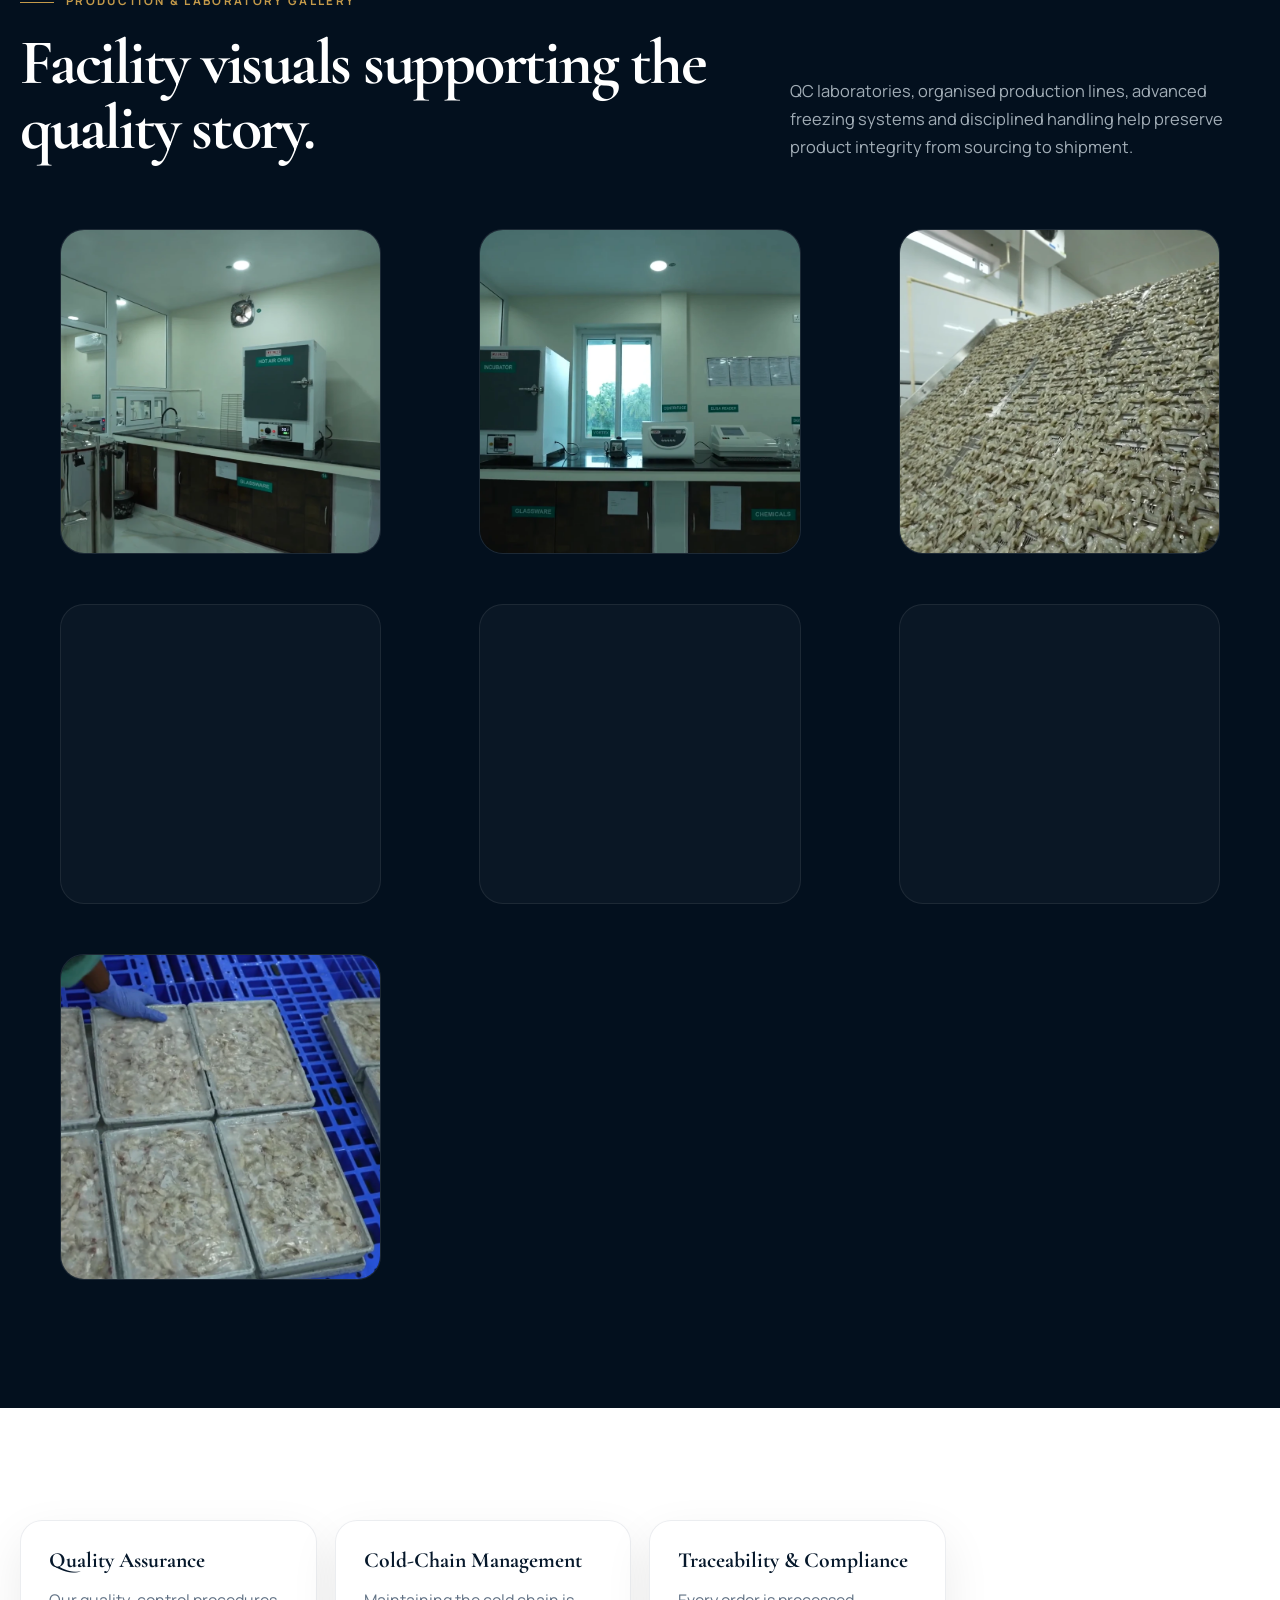
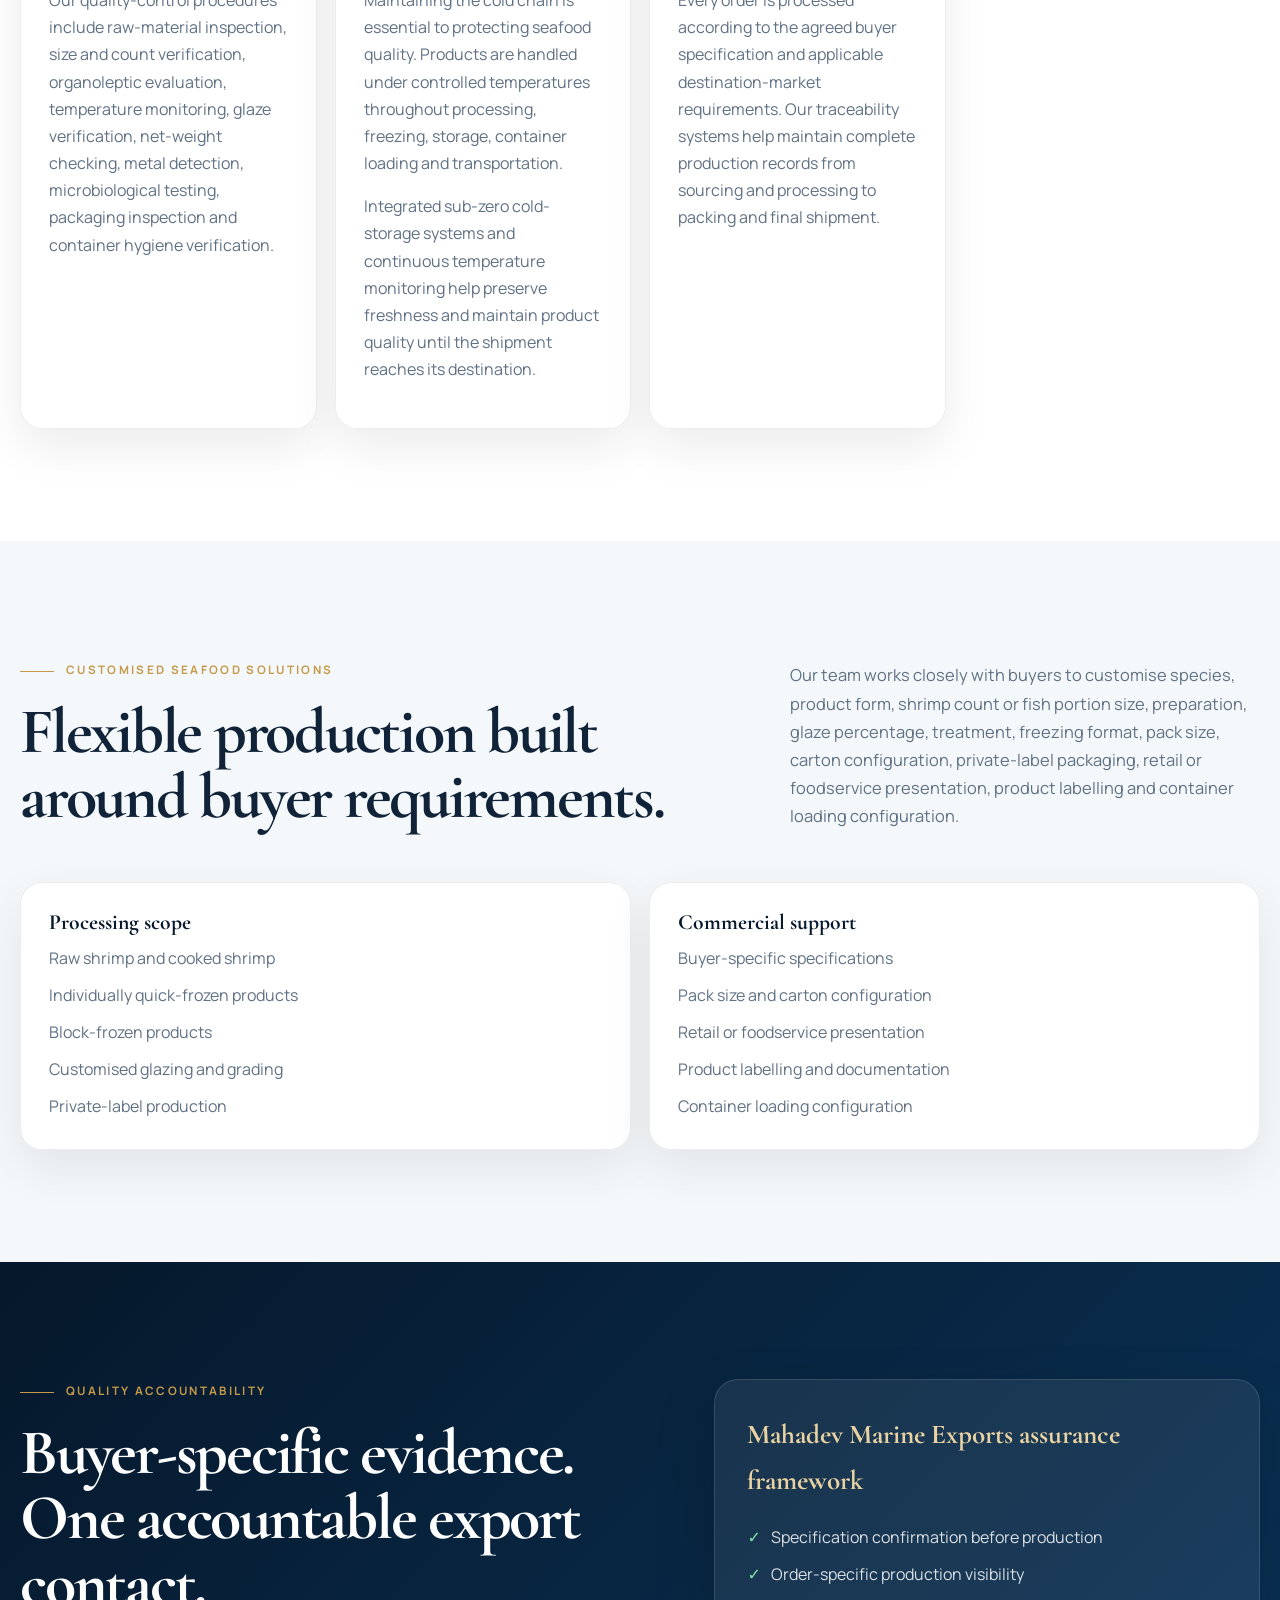
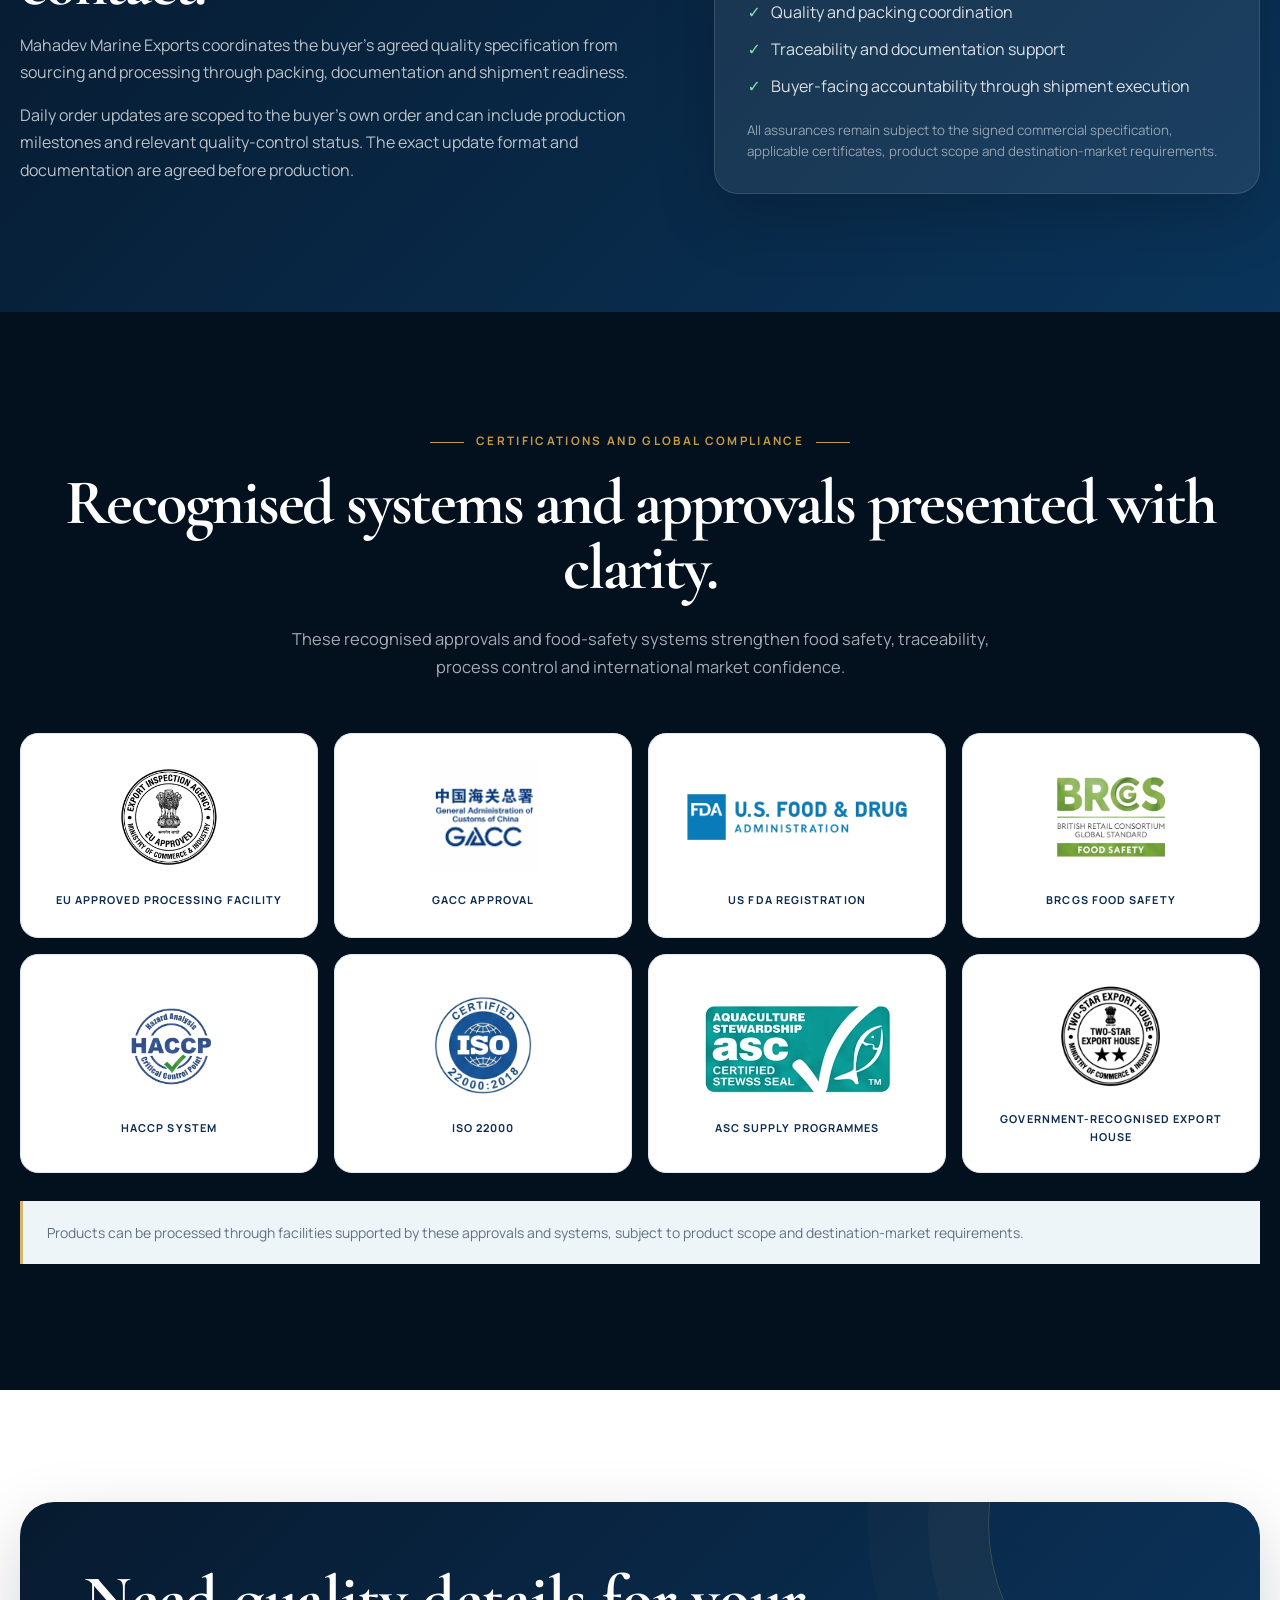
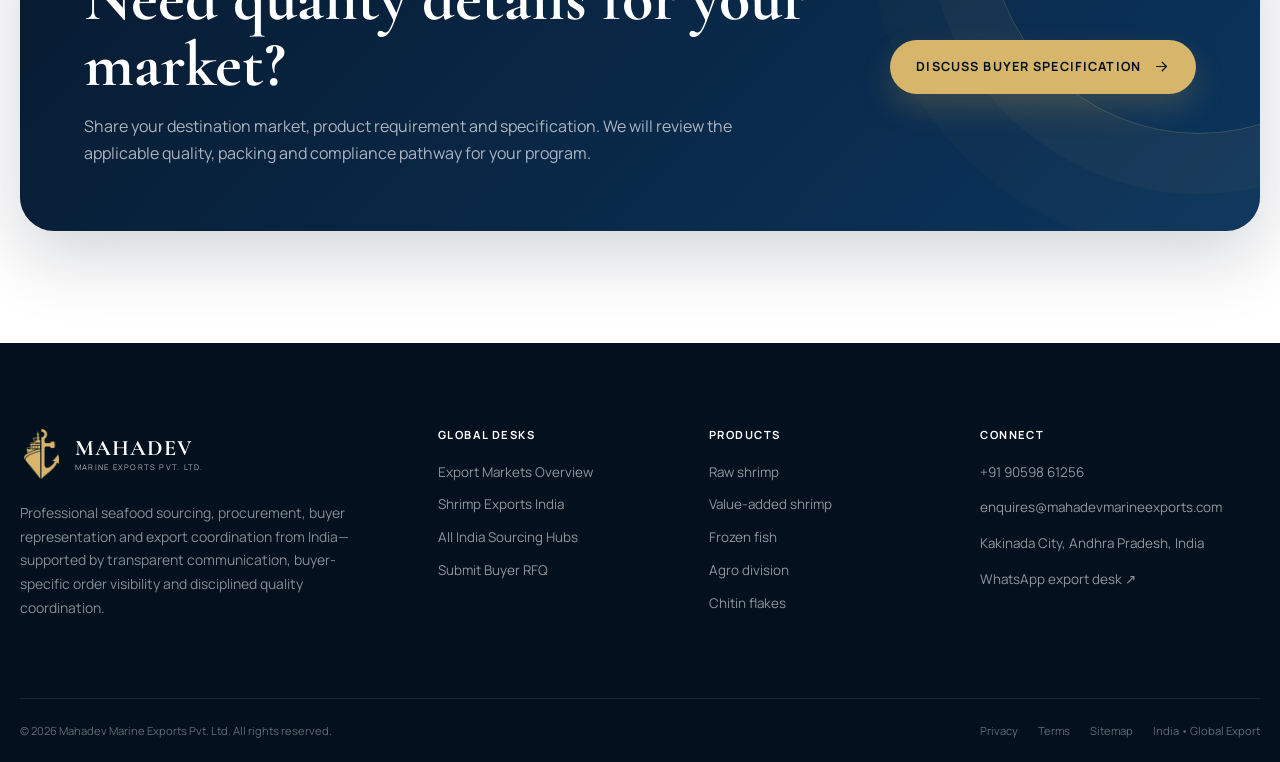
<file: quality.html>
<!DOCTYPE html>

<html lang="en">
<head>
<!-- Google tag (gtag.js) -->
<script async src="https://www.googletagmanager.com/gtag/js?id=G-32NT4Y2S3R"></script>
<script>
  window.dataLayer = window.dataLayer || [];
  function gtag(){dataLayer.push(arguments);}
  gtag('js', new Date());

  gtag('config', 'G-32NT4Y2S3R');
</script>
<link href="https://fonts.googleapis.com" rel="preconnect"/><link crossorigin="" href="https://fonts.gstatic.com" rel="preconnect"/>
<meta charset="utf-8"/><meta content="width=device-width,initial-scale=1" name="viewport"/>
<title>Seafood Quality Assurance &amp; Compliance | Mahadev Marine Exports</title><meta content="Seafood quality assurance, traceability, cold-chain controls, buyer-specific daily production updates and processing support aligned with EU, GACC, US FDA, BRCGS, HACCP, ISO 22000 and ASC programs." name="description"/>
<meta content="#03101e" name="theme-color"/><meta content="index,follow,max-image-preview:large,max-snippet:-1,max-video-preview:-1" name="robots"/>
<link href="favicon.png" rel="icon"/><link href="assets/images/brand/app-icon.png" rel="apple-touch-icon"/>
<link href="manifest.webmanifest" rel="manifest"/><link href="assets/css/site.css" rel="stylesheet"/>
<meta content="website" property="og:type"/><meta content="Seafood Quality Assurance &amp; Compliance | Mahadev Marine Exports" property="og:title"/><meta content="Seafood quality assurance, traceability, cold-chain controls, buyer-specific daily production updates and processing support aligned with EU, GACC, US FDA, BRCGS, HACCP, ISO 22000 and ASC programs." property="og:description"/><meta content="https://mahadevmarineexports.com/assets/images/facility/processing-facility.webp" property="og:image"/>
<meta content="https://mahadevmarineexports.com/quality.html" property="og:url"/>
<meta content="seafood quality assurance India, shrimp traceability, seafood cold chain, GACC seafood approval, US FDA seafood registration, BRCGS seafood, HACCP shrimp processing, ISO 22000 seafood" name="keywords"/><meta content="Mahadev Marine Exports Pvt. Ltd." name="author"/><meta content="Mahadev Marine Exports Pvt. Ltd." name="publisher"/><meta content="index,follow,max-image-preview:large,max-snippet:-1,max-video-preview:-1" name="googlebot"/><meta content="index,follow,max-image-preview:large,max-snippet:-1,max-video-preview:-1" name="bingbot"/><meta content="IN-AP" name="geo.region"/><meta content="Kakinada, Andhra Pradesh, India" name="geo.placename"/>
<meta content="16.989065;82.247467" name="geo.position"/><meta content="16.989065, 82.247467" name="ICBM"/>
<meta content="telephone=yes" name="format-detection"/><meta content="Mahadev Marine Exports" property="og:site_name"/><meta content="en_IN" property="og:locale"/><meta content="summary_large_image" name="twitter:card"/><meta content="Seafood Quality Assurance &amp; Compliance | Mahadev Marine Exports" name="twitter:title"/><meta content="Seafood quality assurance, traceability, cold-chain controls, buyer-specific daily production updates and processing support aligned with EU, GACC, US FDA, BRCGS, HACCP, ISO 22000 and ASC programs." name="twitter:description"/><meta content="https://mahadevmarineexports.com/assets/images/facility/processing-facility.webp" name="twitter:image"/><link href="https://mahadevmarineexports.com/quality.html" rel="canonical"/><link href="https://mahadevmarineexports.com/quality.html" hreflang="x-default" rel="alternate"/><link href="https://mahadevmarineexports.com/quality.html" hreflang="en" rel="alternate"/><link href="https://mahadevmarineexports.com/quality.html" hreflang="en-us" rel="alternate"/><link href="https://mahadevmarineexports.com/quality.html" hreflang="en-gb" rel="alternate"/><link href="https://mahadevmarineexports.com/quality.html" hreflang="en-in" rel="alternate"/><link href="/llms.txt" rel="alternate" title="LLM site summary" type="text/plain"/><script type="application/ld+json">{"@context":"https://schema.org","@graph":[{"@type":"Corporation","@id":"https://mahadevmarineexports.com/#organization","name":"Mahadev Marine Exports Pvt. Ltd.","alternateName":["Mahadev Marine Exports","MME"],"url":"https://mahadevmarineexports.com/","description":"Indian seafood sourcing, procurement and buyer representation company connecting international buyers with suitable seafood processing facilities and coordinating quality, export documentation, logistics and shipment execution.","email":"enquires@mahadevmarineexports.com","telephone":"+91-9059861256","logo":"https://mahadevmarineexports.com/assets/images/brand/logo-full.svg","image":"https://mahadevmarineexports.com/assets/images/facility/processing-facility.webp","address":{"@type":"PostalAddress","streetAddress":"Kakinada City","addressLocality":"Kakinada","addressRegion":"Andhra Pradesh","addressCountry":"IN"},"areaServed":["United States","European Union","United Kingdom","Middle East","Southeast Asia","East Asia","North America","Australia","All India"],"knowsAbout":["Seafood sourcing India","Seafood procurement India","Seafood buyer representation India","Vannamei shrimp sourcing","Black Tiger shrimp sourcing","Frozen seafood procurement","Seafood processor identification","Seafood supplier evaluation","Seafood quality coordination","Seafood production monitoring","Seafood private label support","Export documentation coordination","Reefer container planning","Seafood logistics coordination","Buyer-specific production updates","Rice export","Millet export","Spice export","Coffee bean export","Chitin flakes export"]},{"@type":"WebSite","@id":"https://mahadevmarineexports.com/#website","name":"Mahadev Marine Exports","url":"https://mahadevmarineexports.com/","publisher":{"@id":"/#organization"},"inLanguage":"en-IN","description":"Official website of Mahadev Marine Exports Pvt. Ltd., a seafood sourcing, procurement and buyer representation company from India."},{"@type":"WebPage","@id":"https://mahadevmarineexports.com/quality.html#webpage","url":"https://mahadevmarineexports.com/quality.html","name":"Seafood Quality Assurance & Compliance | Mahadev Marine Exports","description":"Seafood quality assurance, traceability, cold-chain controls, buyer-specific daily production updates and processing support aligned with EU, GACC, US FDA, BRCGS, HACCP, ISO 22000 and ASC programs.","isPartOf":{"@id":"/#website"},"about":{"@id":"/#organization"},"inLanguage":"en-IN"},{"@type":"BreadcrumbList","itemListElement":[{"@type":"ListItem","position":1,"name":"Home","item":"https://mahadevmarineexports.com/"},{"@type":"ListItem","position":2,"name":"Quality","item":"https://mahadevmarineexports.com/quality.html"}]}]}</script></head><body><a class="skip-link" href="#main">Skip to content</a>
<div aria-hidden="true" class="preloader"><div class="preloader-mark"><span class="preloader-line"></span></div></div>
<header class="site-header">
<div class="container nav-wrap">
<a aria-label="Mahadev Marine Exports home" class="brand" href="index.html">
<span aria-hidden="true" class="brand-mark"></span>
<span class="brand-copy"><strong>MAHADEV</strong><span>MARINE EXPORTS PVT. LTD.</span></span>
</a>
<nav aria-label="Primary navigation" class="nav-links">
<a href="index.html">Home</a>
<a href="about.html">Company</a>
<a href="products.html">Products</a>
<a class="active" href="quality.html">Quality</a>
<a href="contact.html">Contact</a>
</nav>
<div class="nav-actions">
<a class="header-cta" href="buyer-enquiry.html">Request RFQ</a>
<button aria-expanded="false" aria-label="Toggle navigation" class="menu-toggle"><span></span><span></span></button>
</div>
</div>
</header>
<main id="main"><section class="page-hero"><div class="page-hero-visual"><span class="page-hero-mark"></span></div><div class="container"><div class="breadcrumbs"><a href="index.html">Home</a> / <span>Quality</span></div><h1>Quality, traceability and process discipline across every shipment.</h1><p>Quality is carefully controlled at every stage, beginning with raw-material selection and continuing through processing, freezing, packing, storage and shipment.</p></div></section>
<section class="section section-white"><div class="container procurement-intro"><div class="copy-block reveal from-left"><div class="eyebrow">Processing excellence</div><h2 class="section-title">Modern export-approved seafood processing support.</h2><p>Our products are processed through modern, export-approved seafood processing facilities equipped with advanced machinery, hygienic production systems, cold-storage infrastructure and stringent quality-control procedures.</p><p>The associated processing facility in Unguturu, Andhra Pradesh, has an installed shrimp processing capacity of approximately <strong>7,300 metric tonnes per annum</strong>.</p><p>The facility is supported by advanced Individual Quick Freezing systems, block-freezing equipment, temperature-controlled storage and organised production lines designed to preserve the natural freshness, texture, flavour and nutritional value of every product.</p><p>Our processing capabilities include raw shrimp, cooked shrimp, individually quick-frozen products, block-frozen products, customised glazing, grading, packing and private-label production.</p></div></div></section>
<section class="section section-dark"><div class="container"><div class="title-row"><div><div class="eyebrow">Production &amp; laboratory gallery</div><h2 class="section-title">Facility visuals supporting the quality story.</h2></div><p class="section-intro">QC laboratories, organised production lines, advanced freezing systems and disciplined handling help preserve product integrity from sourcing to shipment.</p></div><div class="gallery-grid"><figure class="gallery-card reveal"><img alt="Laboratory room with hot air oven" decoding="async" height="825" loading="lazy" src="assets/images/facility/qc-lab-1.webp" width="1536"/><figcaption>QC Laboratory – Process verification</figcaption></figure><figure class="gallery-card reveal reveal-delay-1"><img alt="Laboratory room with ELISA reader and incubator" decoding="async" height="821" loading="lazy" src="assets/images/facility/qc-lab-2.webp" width="1535"/><figcaption>Testing equipment and microbiology support</figcaption></figure><figure class="gallery-card reveal reveal-delay-2"><img alt="Shrimp moving on conveyor" decoding="async" height="825" loading="lazy" src="assets/images/facility/production-line-1.webp" width="1536"/><figcaption>Shrimp production line</figcaption></figure><figure class="gallery-card reveal reveal-delay-3"><img alt="IQF equipment" decoding="async" height="818" loading="lazy" src="assets/images/facility/iqf-freezer.webp" width="1535"/><figcaption>Advanced freezing systems</figcaption></figure><figure class="gallery-card reveal"><img alt="Shrimp on conveyor close-up" decoding="async" height="818" loading="lazy" src="assets/images/facility/production-line-2.webp" width="1536"/><figcaption>Organised product flow</figcaption></figure><figure class="gallery-card reveal reveal-delay-1"><img alt="Shrimp and ice in trays" decoding="async" height="823" loading="lazy" src="assets/images/facility/block-filling.webp" width="1536"/><figcaption>Block-frozen tray filling</figcaption></figure><figure class="gallery-card reveal reveal-delay-2"><img alt="Frozen shrimp trays on blue crates" decoding="async" height="822" loading="lazy" src="assets/images/facility/block-frozen-trays.webp" width="1536"/><figcaption>Finished trays ready for freezing and storage</figcaption></figure></div></div></section>
<section class="section section-white"><div class="container"><div class="detail-grid"><article class="detail-card reveal"><h3>Quality Assurance</h3><p>Our quality-control procedures include raw-material inspection, size and count verification, organoleptic evaluation, temperature monitoring, glaze verification, net-weight checking, metal detection, microbiological testing, packaging inspection and container hygiene verification.</p></article><article class="detail-card reveal reveal-delay-1"><h3>Cold-Chain Management</h3><p>Maintaining the cold chain is essential to protecting seafood quality. Products are handled under controlled temperatures throughout processing, freezing, storage, container loading and transportation.</p><p>Integrated sub-zero cold-storage systems and continuous temperature monitoring help preserve freshness and maintain product quality until the shipment reaches its destination.</p></article><article class="detail-card reveal reveal-delay-2"><h3>Traceability &amp; Compliance</h3><p>Every order is processed according to the agreed buyer specification and applicable destination-market requirements. Our traceability systems help maintain complete production records from sourcing and processing to packing and final shipment.</p></article></div></div></section>
<section class="section"><div class="container"><div class="title-row"><div><div class="eyebrow">Customised seafood solutions</div><h2 class="section-title">Flexible production built around buyer requirements.</h2></div><p class="section-intro">Our team works closely with buyers to customise species, product form, shrimp count or fish portion size, preparation, glaze percentage, treatment, freezing format, pack size, carton configuration, private-label packaging, retail or foodservice presentation, product labelling and container loading configuration.</p></div><div class="detail-grid detail-grid-2"><article class="detail-card reveal"><h3>Processing scope</h3><ul class="list-clean"><li>Raw shrimp and cooked shrimp</li><li>Individually quick-frozen products</li><li>Block-frozen products</li><li>Customised glazing and grading</li><li>Private-label production</li></ul></article><article class="detail-card reveal reveal-delay-1"><h3>Commercial support</h3><ul class="list-clean"><li>Buyer-specific specifications</li><li>Pack size and carton configuration</li><li>Retail or foodservice presentation</li><li>Product labelling and documentation</li><li>Container loading configuration</li></ul></article></div></div></section>
<section class="section quality-accountability-section" id="quality-accountability">
<div class="container quality-accountability-grid">
<div><div class="eyebrow">Quality accountability</div><h2 class="section-title">Buyer-specific evidence. One accountable export contact.</h2><p>Mahadev Marine Exports coordinates the buyer’s agreed quality specification from sourcing and processing through packing, documentation and shipment readiness.</p><p>Daily order updates are scoped to the buyer’s own order and can include production milestones and relevant quality-control status. The exact update format and documentation are agreed before production.</p></div>
<div class="assurance-panel"><strong>Mahadev Marine Exports assurance framework</strong><ul><li>Specification confirmation before production</li><li>Order-specific production visibility</li><li>Quality and packing coordination</li><li>Traceability and documentation support</li><li>Buyer-facing accountability through shipment execution</li></ul><small>All assurances remain subject to the signed commercial specification, applicable certificates, product scope and destination-market requirements.</small></div>
</div>
</section><section class="section section-dark"><div class="container"><div class="center"><div class="eyebrow">Certifications and global compliance</div><h2 class="section-title">Recognised systems and approvals presented with clarity.</h2><p class="section-intro">These recognised approvals and food-safety systems strengthen food safety, traceability, process control and international market confidence.</p></div><div class="cert-grid cert-grid-quality" style="margin-top:52px"><article class="cert-card reveal"><img alt="EU approved processing facility logo" decoding="async" height="800" loading="lazy" src="assets/images/certifications/eia-eu-approved.webp" width="800"/><strong>EU Approved Processing Facility</strong></article><article class="cert-card reveal reveal-delay-1"><img alt="General Administration of Customs of China GACC approval logo" decoding="async" height="800" loading="lazy" src="assets/images/certifications/gacc.webp" width="800"/><strong>GACC Approval</strong></article><article class="cert-card reveal reveal-delay-2"><img alt="U.S. Food and Drug Administration logo" decoding="async" height="520" loading="lazy" src="assets/images/certifications/usfda.webp" width="1200"/><strong>US FDA Registration</strong></article><article class="cert-card reveal reveal-delay-3"><img alt="BRCGS Food Safety logo" decoding="async" height="638" loading="lazy" src="assets/images/certifications/brcgs.webp" width="800"/><strong>BRCGS Food Safety</strong></article><article class="cert-card reveal"><img alt="HACCP food safety logo" decoding="async" height="725" loading="lazy" src="assets/images/certifications/haccp.webp" width="800"/><strong>HACCP System</strong></article><article class="cert-card reveal reveal-delay-1"><img alt="ISO 22000 food safety management logo" decoding="async" height="572" loading="lazy" src="assets/images/certifications/iso-22000.webp" width="572"/><strong>ISO 22000</strong></article><article class="cert-card reveal reveal-delay-2"><img alt="Aquaculture Stewardship Council logo" decoding="async" height="439" loading="lazy" src="assets/images/certifications/asc.webp" width="800"/><strong>ASC Supply Programmes</strong></article><article class="cert-card reveal reveal-delay-3"><img alt="Government-recognised export house mark" decoding="async" height="572" loading="lazy" src="assets/images/certifications/two-star-export-house.webp" width="572"/><strong>Government-Recognised Export House</strong></article></div><p class="cert-note">Products can be processed through facilities supported by these approvals and systems, subject to product scope and destination-market requirements.</p></div></section>
<section class="section section-white"><div class="container"><div class="cta-panel reveal"><div><h2>Need quality details for your market?</h2><p>Share your destination market, product requirement and specification. We will review the applicable quality, packing and compliance pathway for your program.</p></div><a class="btn btn-primary" href="contact.html#enquiry">Discuss buyer specification <svg aria-hidden="true" fill="none" stroke="currentColor" stroke-linecap="round" stroke-linejoin="round" stroke-width="1.7" viewbox="0 0 24 24"><path d="M5 12h14M13 6l6 6-6 6"></path></svg></a></div></div></section></main>
<footer class="site-footer">
<div class="container footer-main">
<div class="footer-brand">
<a class="brand" href="index.html"><span aria-hidden="true" class="brand-mark"></span><span class="brand-copy"><strong>MAHADEV</strong><span>MARINE EXPORTS PVT. LTD.</span></span></a>
<p>Professional seafood sourcing, procurement, buyer representation and export coordination from India—supported by transparent communication, buyer-specific order visibility and disciplined quality coordination.</p>
</div>
<div>
<h3 class="footer-title">Global Desks</h3>
<div class="footer-links">
<a href="export-markets.html">Export Markets Overview</a>
<a href="shrimp-exports-india.html">Shrimp Exports India</a>
<a href="india-seafood-sourcing.html">All India Sourcing Hubs</a>
<a href="buyer-enquiry.html">Submit Buyer RFQ</a>
</div>
</div>
<div>
<h3 class="footer-title">Products</h3>
<div class="footer-links">
<a href="products.html#raw-shrimp">Raw shrimp</a>
<a href="products.html#value-added">Value-added shrimp</a>
<a href="products.html#fish">Frozen fish</a>
<a href="products.html#agro-division">Agro division</a>
<a href="products.html#shrimp-byproducts">Chitin flakes</a>
</div>
</div>
<div>
<h3 class="footer-title">Connect</h3>
<div class="footer-contact">
<a href="tel:+919059861256">+91 90598 61256</a>
<a href="mailto:enquires@mahadevmarineexports.com">enquires@mahadevmarineexports.com</a>
<address>Kakinada City, Andhra Pradesh, India</address>
<a href="https://wa.me/919059861256" rel="noopener" target="_blank">WhatsApp export desk ↗</a>
</div>
</div>
</div>
<div class="container footer-bottom">
<span>© 2026 Mahadev Marine Exports Pvt. Ltd. All rights reserved.</span>
<div class="footer-legal">
<a href="privacy.html">Privacy</a>
<a href="terms.html">Terms</a>
<a href="sitemap.xml">Sitemap</a>
<span>India • Global Export</span>
</div>
</div>
</footer>
<a aria-label="Chat with Mahadev on WhatsApp" class="whatsapp-float" href="https://wa.me/919059861256?text=Hello%20Mahadev%20Marine%20Exports%2C%20I%20would%20like%20to%20discuss%20an%20export%20requirement." rel="noopener" target="_blank"><svg aria-hidden="true" fill="currentColor" viewbox="0 0 24 24"><path d="M20.5 3.5A11.8 11.8 0 0 0 12.08 0C5.55 0 .24 5.31.24 11.84c0 2.09.55 4.13 1.59 5.92L.14 23.94l6.32-1.66a11.8 11.8 0 0 0 5.62 1.43h.01c6.52 0 11.83-5.31 11.84-11.84 0-3.16-1.22-6.13-3.43-8.37Zm-8.42 18.2h-.01a9.82 9.82 0 0 1-5.01-1.37l-.36-.21-3.75.99 1-3.66-.24-.38a9.82 9.82 0 0 1-1.51-5.23c0-5.43 4.43-9.85 9.87-9.85 2.63 0 5.1 1.03 6.96 2.89a9.79 9.79 0 0 1 2.88 6.98c0 5.44-4.42 9.86-9.83 9.86Zm5.4-7.38c-.3-.15-1.75-.87-2.02-.97-.27-.1-.47-.15-.67.15-.2.3-.77.97-.94 1.17-.17.2-.35.22-.65.07-.3-.15-1.25-.46-2.38-1.47a8.94 8.94 0 0 1-1.65-2.05c-.17-.3-.02-.46.13-.61.13-.13.3-.35.44-.52.15-.17.2-.3.3-.5.1-.2.05-.37-.02-.52-.08-.15-.67-1.61-.92-2.21-.24-.58-.49-.5-.67-.51h-.57c-.2 0-.52.07-.79.37-.27.3-1.04 1.02-1.04 2.49s1.07 2.89 1.22 3.09c.15.2 2.1 3.21 5.09 4.5.71.31 1.27.49 1.7.63.72.23 1.37.2 1.88.12.57-.08 1.75-.72 2-1.41.25-.7.25-1.29.17-1.41-.07-.13-.27-.2-.57-.35Z"></path></svg></a>
<script defer="" src="assets/js/site.js"></script></body></html>
</file>
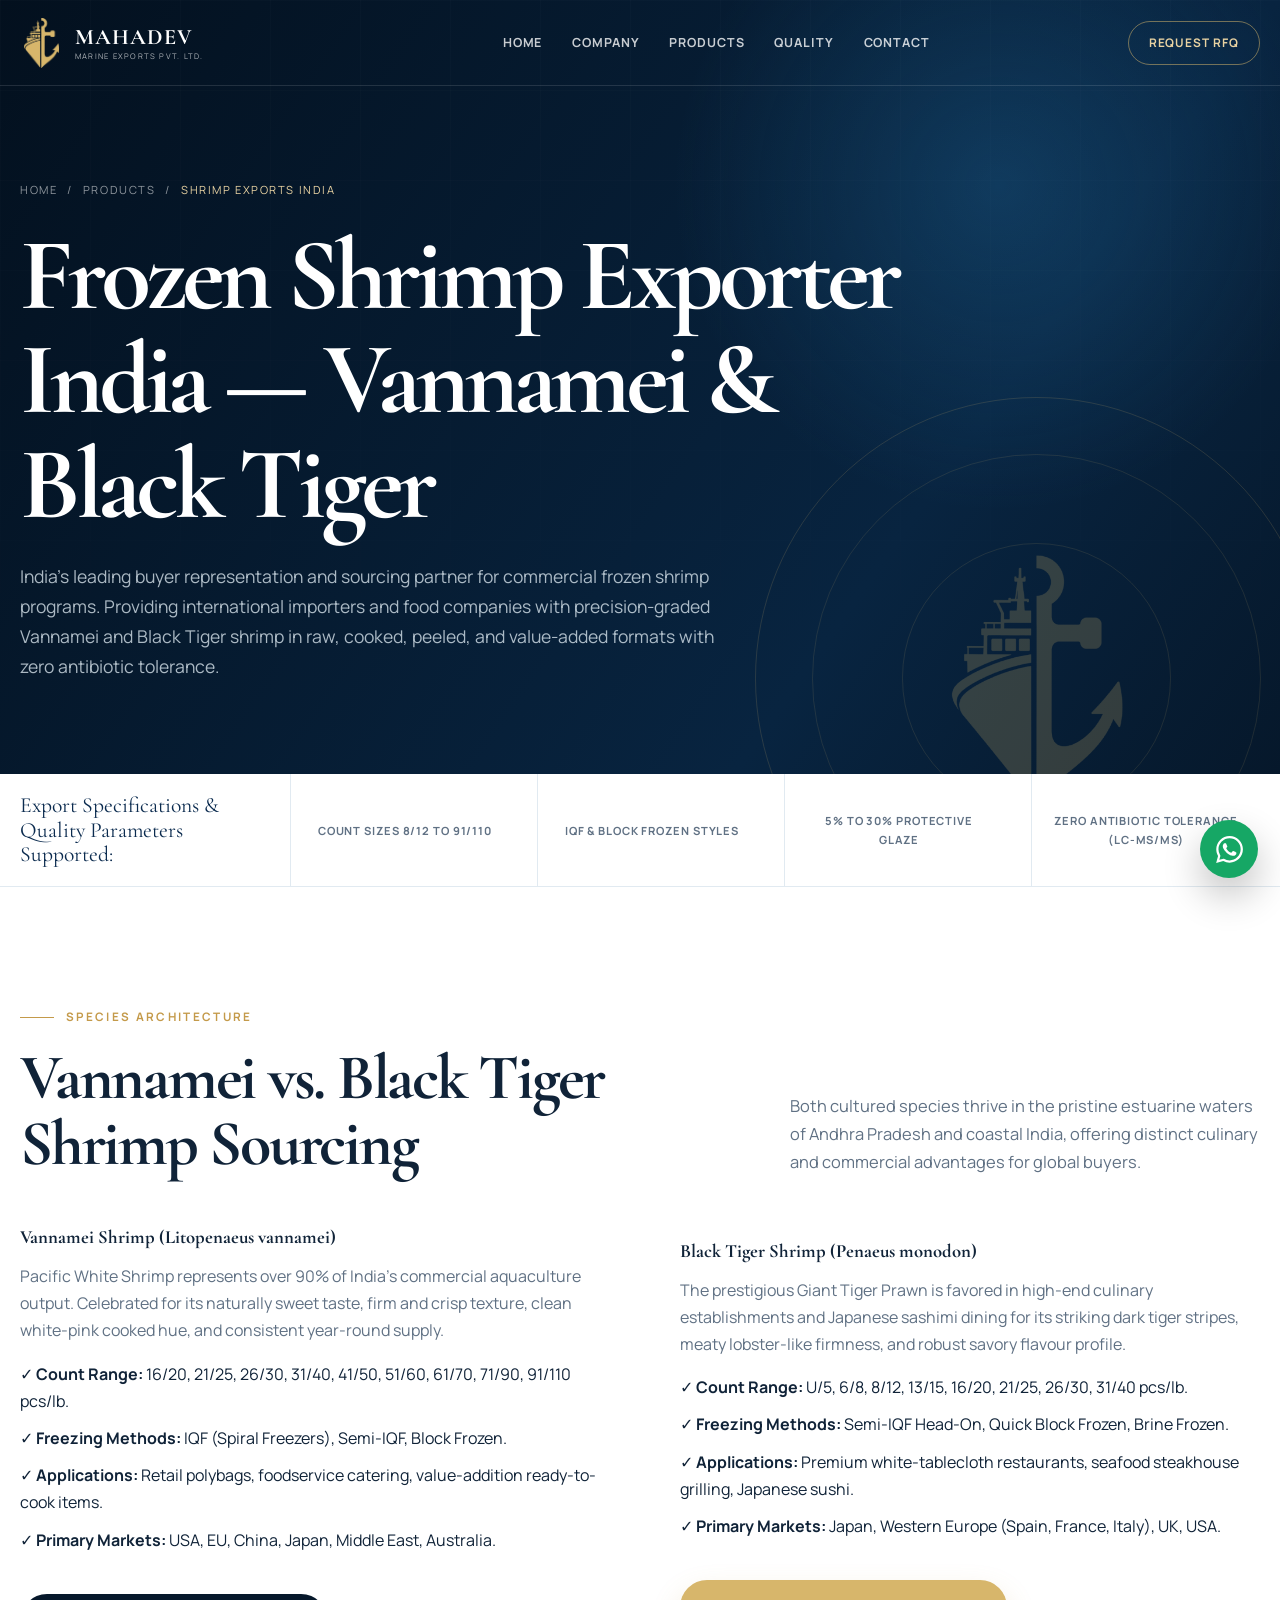
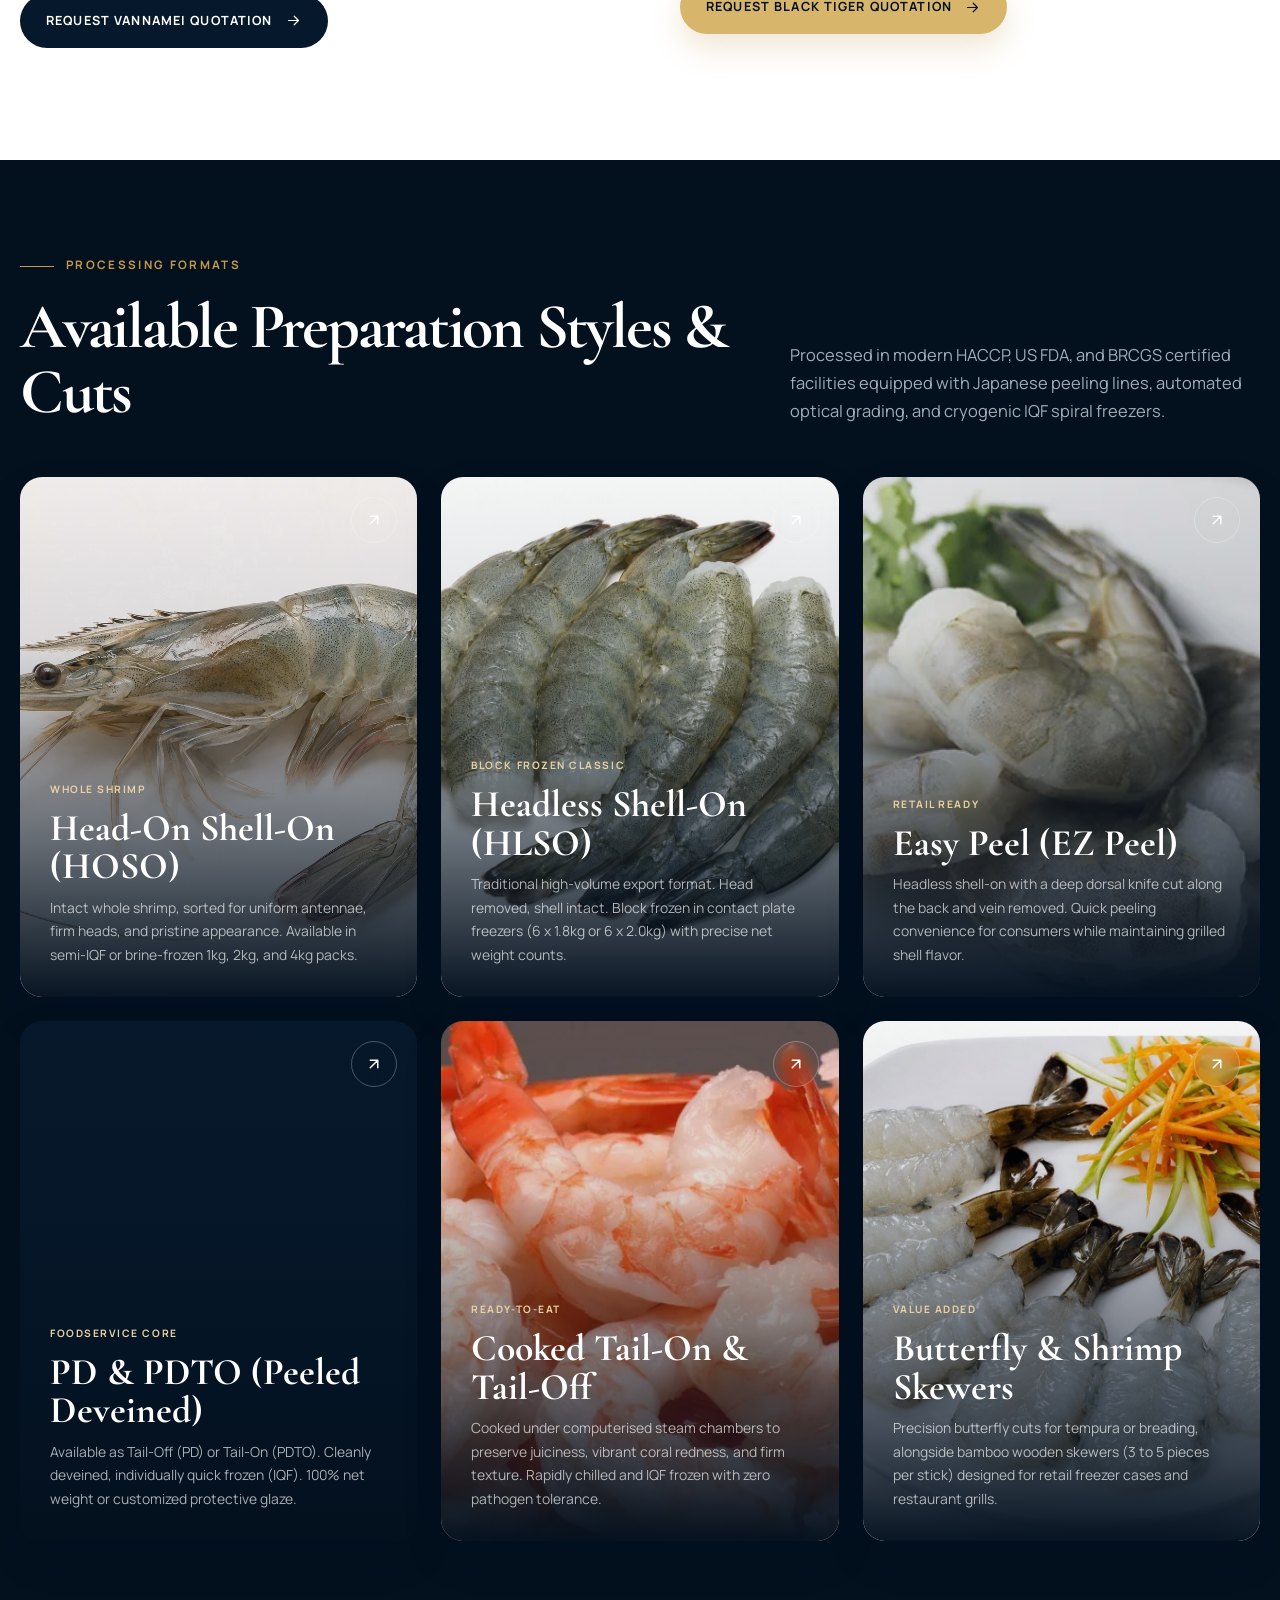
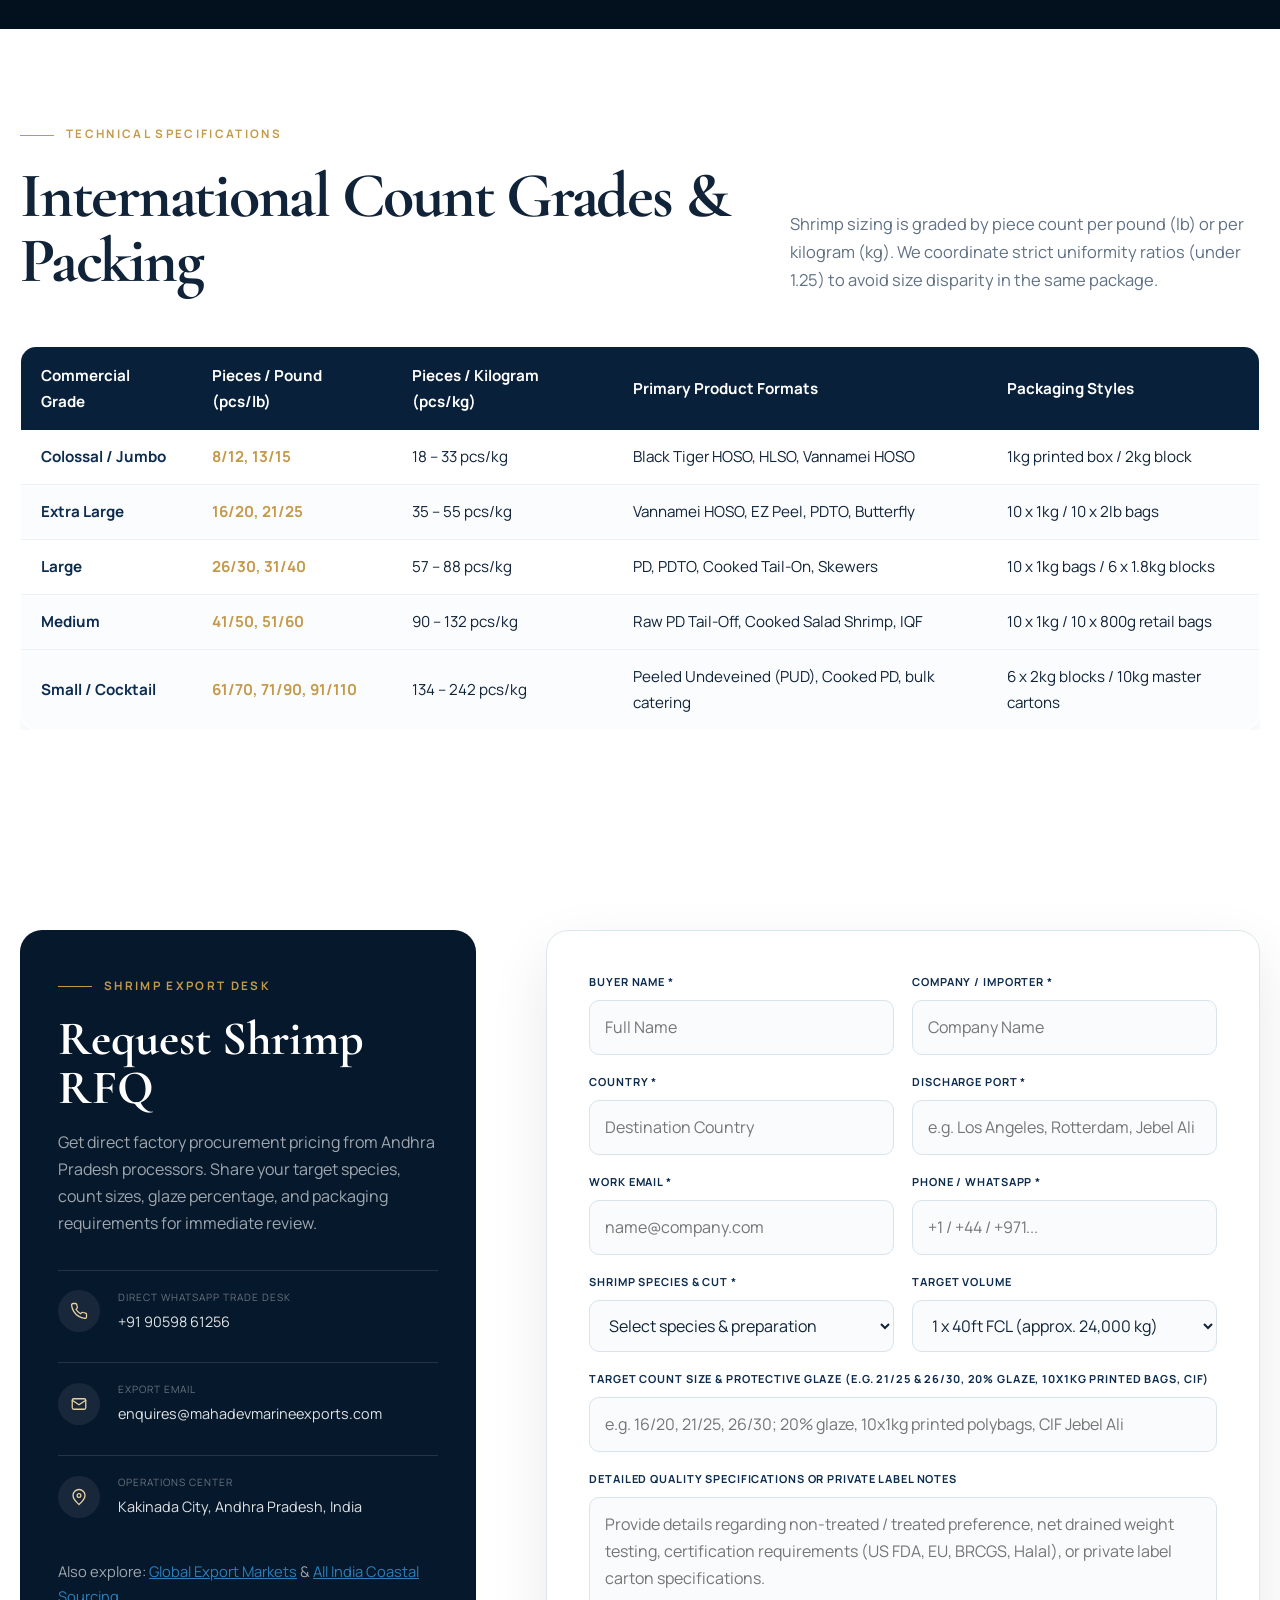
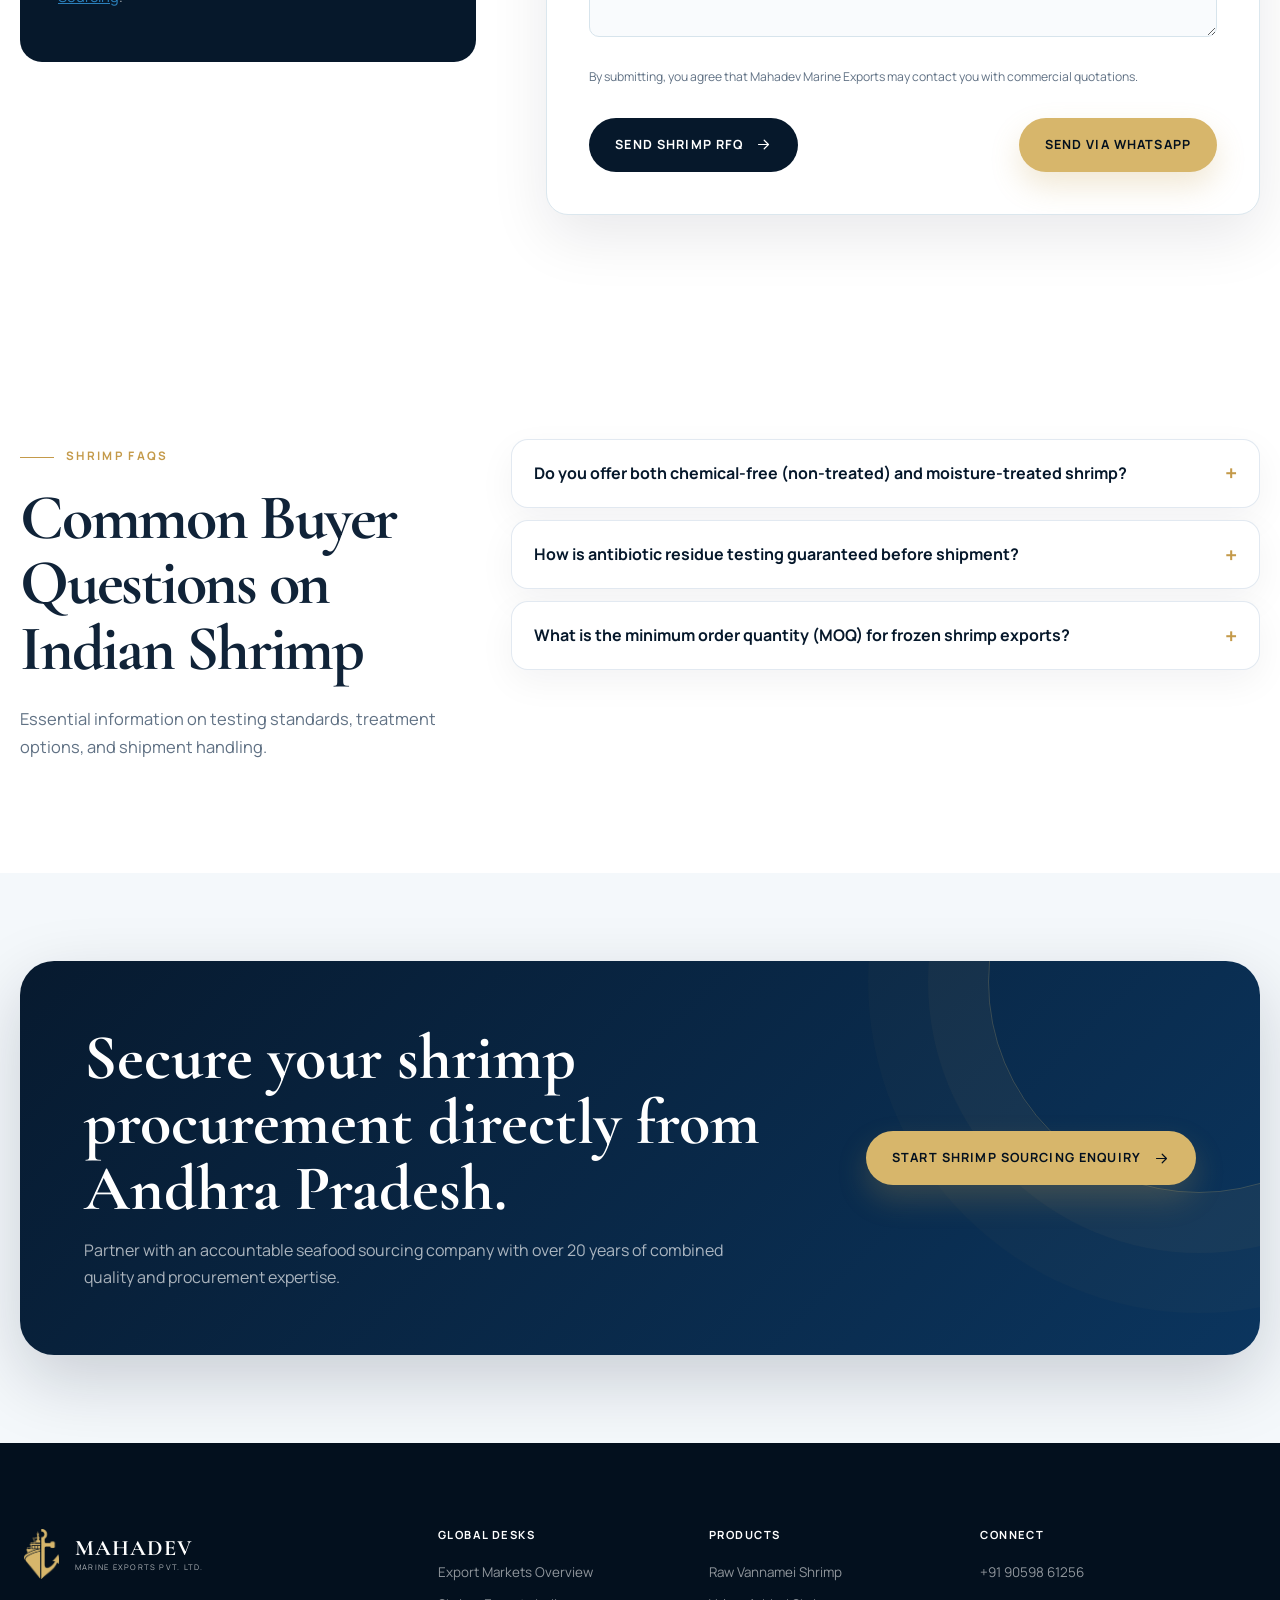
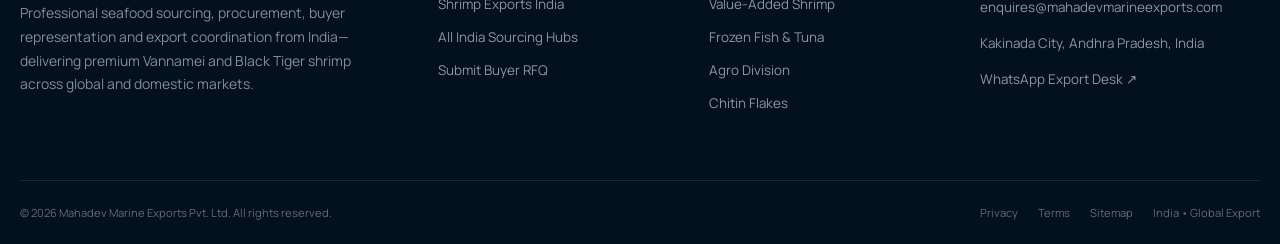
<file: shrimp-exports-india.html>
<!DOCTYPE html>
<html lang="en">
<head>
<!-- Google tag (gtag.js) -->
<script async src="https://www.googletagmanager.com/gtag/js?id=G-32NT4Y2S3R"></script>
<script>
  window.dataLayer = window.dataLayer || [];
  function gtag(){dataLayer.push(arguments);}
  gtag('js', new Date());

  gtag('config', 'G-32NT4Y2S3R');
</script>
<link href="https://fonts.googleapis.com" rel="preconnect"/><link crossorigin="" href="https://fonts.gstatic.com" rel="preconnect"/>
<meta charset="utf-8"/><meta content="width=device-width,initial-scale=1" name="viewport"/>
<title>Frozen Shrimp Exporter India | Vannamei &amp; Black Tiger Shrimp Suppliers | Mahadev Marine</title>
<meta content="Leading Indian frozen shrimp exporter and procurement partner. Sourcing high-grade IQF and Block Frozen Vannamei shrimp and Black Tiger shrimp: HOSO, HLSO, Easy Peel, PD, PDTO, Cooked, and Butterfly formats with strict count, glaze, and antibiotic verification." name="description"/>
<meta content="#03101e" name="theme-color"/><meta content="index,follow,max-image-preview:large,max-snippet:-1,max-video-preview:-1" name="robots"/>
<link href="favicon.png" rel="icon"/><link href="assets/images/brand/app-icon.png" rel="apple-touch-icon"/>
<link href="manifest.webmanifest" rel="manifest"/><link href="assets/css/site.css" rel="stylesheet"/>
<meta content="website" property="og:type"/>
<meta content="Frozen Shrimp Exporter India | Vannamei &amp; Black Tiger Suppliers | Mahadev Marine" property="og:title"/>
<meta content="Direct procurement and export coordination for Vannamei &amp; Black Tiger shrimp from Andhra Pradesh, India. HOSO, HLSO, PD, PDTO, Cooked, IQF, and block frozen with customized private-label packaging." property="og:description"/>
<meta content="https://mahadevmarineexports.com/assets/images/products/vannamei-hoso.webp" property="og:image"/>
<meta content="https://mahadevmarineexports.com/shrimp-exports-india.html" property="og:url"/>
<meta content="frozen shrimp exporter India, Vannamei shrimp suppliers India, Black Tiger shrimp procurement India, frozen prawns wholesale India, IQF shrimp India, block frozen shrimp exporter, raw peeled deveined tail on shrimp, cooked shrimp exporter India, shrimp skewers exporter, shrimp procurement Kakinada" name="keywords"/>
<meta content="Mahadev Marine Exports Pvt. Ltd." name="author"/><meta content="Mahadev Marine Exports Pvt. Ltd." name="publisher"/>
<meta content="index,follow,max-image-preview:large,max-snippet:-1,max-video-preview:-1" name="googlebot"/>
<meta content="index,follow,max-image-preview:large,max-snippet:-1,max-video-preview:-1" name="bingbot"/>
<meta content="IN-AP" name="geo.region"/><meta content="Kakinada, Andhra Pradesh, India" name="geo.placename"/>
<meta content="16.989065;82.247467" name="geo.position"/><meta content="16.989065, 82.247467" name="ICBM"/>
<meta content="telephone=yes" name="format-detection"/><meta content="Mahadev Marine Exports" property="og:site_name"/>
<meta content="en_IN" property="og:locale"/><meta content="summary_large_image" name="twitter:card"/>
<meta content="Frozen Shrimp Exporter India | Mahadev Marine Exports" name="twitter:title"/>
<meta content="Sourcing premium Vannamei and Black Tiger shrimp directly from Indian processors. High-grade count, glaze, and packaging precision." name="twitter:description"/>
<meta content="https://mahadevmarineexports.com/assets/images/products/vannamei-hoso.webp" name="twitter:image"/>
<link href="https://mahadevmarineexports.com/shrimp-exports-india.html" rel="canonical"/>
<link href="https://mahadevmarineexports.com/shrimp-exports-india.html" hreflang="x-default" rel="alternate"/>
<link href="https://mahadevmarineexports.com/shrimp-exports-india.html" hreflang="en" rel="alternate"/>
<link href="https://mahadevmarineexports.com/shrimp-exports-india.html" hreflang="en-us" rel="alternate"/>
<link href="https://mahadevmarineexports.com/shrimp-exports-india.html" hreflang="en-gb" rel="alternate"/>
<link href="https://mahadevmarineexports.com/shrimp-exports-india.html" hreflang="en-in" rel="alternate"/>
<link href="/llms.txt" rel="alternate" title="LLM site summary" type="text/plain"/>

<script type="application/ld+json">
{
  "@context": "https://schema.org",
  "@graph": [
    {
      "@type": "Corporation",
      "@id": "https://mahadevmarineexports.com/#organization",
      "name": "Mahadev Marine Exports Pvt. Ltd.",
      "alternateName": ["Mahadev Marine Exports", "MME"],
      "url": "https://mahadevmarineexports.com/",
      "logo": "https://mahadevmarineexports.com/assets/images/brand/logo-full.svg",
      "email": "enquires@mahadevmarineexports.com",
      "telephone": "+91-9059861256",
      "address": {
        "@type": "PostalAddress",
        "streetAddress": "Kakinada City",
        "addressLocality": "Kakinada",
        "addressRegion": "Andhra Pradesh",
        "postalCode": "533001",
        "addressCountry": "IN"
      }
    },
    {
      "@type": "Product",
      "@id": "https://mahadevmarineexports.com/shrimp-exports-india.html#vannamei-shrimp",
      "name": "Indian Frozen Vannamei Shrimp (Litopenaeus vannamei)",
      "image": "https://mahadevmarineexports.com/assets/images/products/vannamei-hoso.webp",
      "description": "Premium farm-raised Indian Vannamei shrimp available in IQF and Block Frozen formats: HOSO, HLSO, Easy Peel, PD, PDTO, Cooked, and Butterfly cuts.",
      "brand": { "@id": "https://mahadevmarineexports.com/#organization" },
      "category": "Frozen Seafood > Shrimp & Prawns",
      "offers": {
        "@type": "AggregateOffer",
        "priceCurrency": "USD",
        "priceSpecification": {
          "@type": "PriceSpecification",
          "priceCurrency": "USD"
        },
        "itemCondition": "https://schema.org/NewCondition",
        "availability": "https://schema.org/InStock",
        "seller": { "@id": "https://mahadevmarineexports.com/#organization" }
      }
    },
    {
      "@type": "WebPage",
      "@id": "https://mahadevmarineexports.com/shrimp-exports-india.html#webpage",
      "url": "https://mahadevmarineexports.com/shrimp-exports-india.html",
      "name": "Frozen Shrimp Exporter India | Vannamei & Black Tiger Shrimp Suppliers | Mahadev Marine",
      "description": "Complete product specification guide for bulk Indian frozen shrimp procurement: species, grades, freezing styles, glazing percentages, and quality standards.",
      "isPartOf": { "@id": "https://mahadevmarineexports.com/#website" },
      "about": { "@id": "https://mahadevmarineexports.com/#organization" }
    },
    {
      "@type": "BreadcrumbList",
      "itemListElement": [
        { "@type": "ListItem", "position": 1, "name": "Home", "item": "https://mahadevmarineexports.com/" },
        { "@type": "ListItem", "position": 2, "name": "Products", "item": "https://mahadevmarineexports.com/products.html" },
        { "@type": "ListItem", "position": 3, "name": "Frozen Shrimp Export", "item": "https://mahadevmarineexports.com/shrimp-exports-india.html" }
      ]
    },
    {
      "@type": "FAQPage",
      "mainEntity": [
        {
          "@type": "Question",
          "name": "What shrimp species does Mahadev Marine export from India?",
          "acceptedAnswer": {
            "@type": "Answer",
            "text": "We primarily export Litopenaeus vannamei (Pacific White Shrimp) and Penaeus monodon (Giant Black Tiger Shrimp), along with wild-caught sea white prawns and deep-sea pink shrimp."
          }
        },
        {
          "@type": "Question",
          "name": "What freezing options are available for Indian shrimp?",
          "acceptedAnswer": {
            "@type": "Answer",
            "text": "We provide Individually Quick Frozen (IQF) in spiral freezers, semi-IQF (brine or tunnel frozen), and Contact Plate Block Frozen (standard 1.8 kg or 2.0 kg blocks packed 6 blocks per master carton)."
          }
        },
        {
          "@type": "Question",
          "name": "How is protective glaze calculated for export shipments?",
          "acceptedAnswer": {
            "@type": "Answer",
            "text": "We offer custom glaze specifications ranging from 5% to 30% depending on buyer destination requirements. We provide 100% net weight count guarantee with calibrated water-displacement and thawing verification by our QC inspectors."
          }
        }
      ]
    }
  ]
}
</script>
</head>
<body>
<a class="skip-link" href="#main">Skip to content</a>
<div aria-hidden="true" class="preloader"><div class="preloader-mark"><span class="preloader-line"></span></div></div>

<header class="site-header">
<div class="container nav-wrap">
<a aria-label="Mahadev Marine Exports home" class="brand" href="index.html">
<span aria-hidden="true" class="brand-mark"></span>
<span class="brand-copy"><strong>MAHADEV</strong><span>MARINE EXPORTS PVT. LTD.</span></span>
</a>
<nav aria-label="Primary navigation" class="nav-links">
<a href="index.html">Home</a>
<a href="about.html">Company</a>
<a href="products.html">Products</a>
<a href="quality.html">Quality</a>
<a href="contact.html">Contact</a>
</nav>
<div class="nav-actions">
<a class="header-cta" href="buyer-enquiry.html">Request RFQ</a>
<button aria-expanded="false" aria-label="Toggle navigation" class="menu-toggle"><span></span><span></span></button>
</div>
</div>
</header>

<main id="main">
<section class="page-hero">
<div class="page-hero-visual"><span class="page-hero-mark"></span></div>
<div class="container">
<div class="breadcrumbs"><a href="index.html">Home</a> / <a href="products.html">Products</a> / <span>Shrimp Exports India</span></div>
<h1>Frozen Shrimp Exporter India — Vannamei &amp; Black Tiger</h1>
<p>India’s leading buyer representation and sourcing partner for commercial frozen shrimp programs. Providing international importers and food companies with precision-graded Vannamei and Black Tiger shrimp in raw, cooked, peeled, and value-added formats with zero antibiotic tolerance.</p>
</div>
</section>

<section class="trust-strip compact-trust">
<div class="container trust-inner">
<div class="trust-label">Export Specifications &amp; Quality Parameters Supported:</div>
<div class="trust-item">Count Sizes 8/12 to 91/110</div>
<div class="trust-item">IQF &amp; Block Frozen Styles</div>
<div class="trust-item">5% to 30% Protective Glaze</div>
<div class="trust-item">Zero Antibiotic Tolerance (LC-MS/MS)</div>
</div>
</section>

<!-- Species Comparison Section -->
<section class="section section-white">
<div class="container">
<div class="title-row">
<div>
<div class="eyebrow">Species Architecture</div>
<h2 class="section-title">Vannamei vs. Black Tiger Shrimp Sourcing</h2>
</div>
<p class="section-intro">Both cultured species thrive in the pristine estuarine waters of Andhra Pradesh and coastal India, offering distinct culinary and commercial advantages for global buyers.</p>
</div>

<div class="split">
<div class="copy-block reveal from-left">
<h3>Vannamei Shrimp (Litopenaeus vannamei)</h3>
<p>Pacific White Shrimp represents over 90% of India's commercial aquaculture output. Celebrated for its naturally sweet taste, firm and crisp texture, clean white-pink cooked hue, and consistent year-round supply.</p>
<ul class="list-clean" style="margin-top:16px">
<li>✓ <strong>Count Range:</strong> 16/20, 21/25, 26/30, 31/40, 41/50, 51/60, 61/70, 71/90, 91/110 pcs/lb.</li>
<li>✓ <strong>Freezing Methods:</strong> IQF (Spiral Freezers), Semi-IQF, Block Frozen.</li>
<li>✓ <strong>Applications:</strong> Retail polybags, foodservice catering, value-addition ready-to-cook items.</li>
<li>✓ <strong>Primary Markets:</strong> USA, EU, China, Japan, Middle East, Australia.</li>
</ul>
<div style="margin-top:24px"><a class="btn btn-navy" href="#shrimp-rfq">Request Vannamei Quotation <svg aria-hidden="true" fill="none" stroke="currentColor" stroke-linecap="round" stroke-linejoin="round" stroke-width="1.7" viewBox="0 0 24 24"><path d="M5 12h14M13 6l6 6-6 6"/></svg></a></div>
</div>

<div class="copy-block reveal from-right">
<h3>Black Tiger Shrimp (Penaeus monodon)</h3>
<p>The prestigious Giant Tiger Prawn is favored in high-end culinary establishments and Japanese sashimi dining for its striking dark tiger stripes, meaty lobster-like firmness, and robust savory flavour profile.</p>
<ul class="list-clean" style="margin-top:16px">
<li>✓ <strong>Count Range:</strong> U/5, 6/8, 8/12, 13/15, 16/20, 21/25, 26/30, 31/40 pcs/lb.</li>
<li>✓ <strong>Freezing Methods:</strong> Semi-IQF Head-On, Quick Block Frozen, Brine Frozen.</li>
<li>✓ <strong>Applications:</strong> Premium white-tablecloth restaurants, seafood steakhouse grilling, Japanese sushi.</li>
<li>✓ <strong>Primary Markets:</strong> Japan, Western Europe (Spain, France, Italy), UK, USA.</li>
</ul>
<div style="margin-top:24px"><a class="btn btn-primary" href="#shrimp-rfq">Request Black Tiger Quotation <svg aria-hidden="true" fill="none" stroke="currentColor" stroke-linecap="round" stroke-linejoin="round" stroke-width="1.7" viewBox="0 0 24 24"><path d="M5 12h14M13 6l6 6-6 6"/></svg></a></div>
</div>
</div>
</div>
</section>

<!-- Product Processing Forms Grid with Authentic Images -->
<section class="section section-dark section-tight">
<div class="container">
<div class="title-row">
<div>
<div class="eyebrow">Processing Formats</div>
<h2 class="section-title">Available Preparation Styles &amp; Cuts</h2>
</div>
<p class="section-intro">Processed in modern HACCP, US FDA, and BRCGS certified facilities equipped with Japanese peeling lines, automated optical grading, and cryogenic IQF spiral freezers.</p>
</div>

<div class="products-grid">
<!-- HOSO -->
<article class="product-card reveal">
<img alt="Raw HOSO Vannamei and Black Tiger shrimp India" decoding="async" height="1024" loading="lazy" src="assets/images/products/vannamei-hoso.webp" width="1536"/>
<span class="product-arrow"><svg aria-hidden="true" fill="none" stroke="currentColor" stroke-linecap="round" stroke-linejoin="round" stroke-width="2" viewBox="0 0 24 24"><path d="M7 17L17 7M7 7h10v10"/></svg></span>
<div class="product-content">
<span class="product-tag">Whole Shrimp</span>
<h3>Head-On Shell-On (HOSO)</h3>
<p>Intact whole shrimp, sorted for uniform antennae, firm heads, and pristine appearance. Available in semi-IQF or brine-frozen 1kg, 2kg, and 4kg packs.</p>
</div>
</article>

<!-- HLSO -->
<article class="product-card reveal reveal-delay-1">
<img alt="HLSO Headless Shell-On frozen shrimp block" decoding="async" height="1024" loading="lazy" src="assets/images/products/hlso-shrimp.webp" width="1536"/>
<span class="product-arrow"><svg aria-hidden="true" fill="none" stroke="currentColor" stroke-linecap="round" stroke-linejoin="round" stroke-width="2" viewBox="0 0 24 24"><path d="M7 17L17 7M7 7h10v10"/></svg></span>
<div class="product-content">
<span class="product-tag">Block Frozen Classic</span>
<h3>Headless Shell-On (HLSO)</h3>
<p>Traditional high-volume export format. Head removed, shell intact. Block frozen in contact plate freezers (6 x 1.8kg or 6 x 2.0kg) with precise net weight counts.</p>
</div>
</article>

<!-- Easy Peel -->
<article class="product-card reveal reveal-delay-2">
<img alt="Easy Peel Vannamei shrimp dorsal cut" decoding="async" height="1024" loading="lazy" src="assets/images/products/easy-peel-shrimp.webp" width="1536"/>
<span class="product-arrow"><svg aria-hidden="true" fill="none" stroke="currentColor" stroke-linecap="round" stroke-linejoin="round" stroke-width="2" viewBox="0 0 24 24"><path d="M7 17L17 7M7 7h10v10"/></svg></span>
<div class="product-content">
<span class="product-tag">Retail Ready</span>
<h3>Easy Peel (EZ Peel)</h3>
<p>Headless shell-on with a deep dorsal knife cut along the back and vein removed. Quick peeling convenience for consumers while maintaining grilled shell flavor.</p>
</div>
</article>

<!-- PD / PDTO -->
<article class="product-card reveal">
<img alt="Raw Peeled and Deveined Tail-On Vannamei shrimp" decoding="async" height="1024" loading="lazy" src="assets/images/products/raw-pdto-shrimp.webp" width="1536"/>
<span class="product-arrow"><svg aria-hidden="true" fill="none" stroke="currentColor" stroke-linecap="round" stroke-linejoin="round" stroke-width="2" viewBox="0 0 24 24"><path d="M7 17L17 7M7 7h10v10"/></svg></span>
<div class="product-content">
<span class="product-tag">Foodservice Core</span>
<h3>PD &amp; PDTO (Peeled Deveined)</h3>
<p>Available as Tail-Off (PD) or Tail-On (PDTO). Cleanly deveined, individually quick frozen (IQF). 100% net weight or customized protective glaze.</p>
</div>
</article>

<!-- Cooked Shrimp -->
<article class="product-card reveal reveal-delay-1">
<img alt="Cooked peeled deveined Vannamei shrimp ready to eat" decoding="async" height="1024" loading="lazy" src="assets/images/products/cooked-pdto-shrimp.webp" width="1536"/>
<span class="product-arrow"><svg aria-hidden="true" fill="none" stroke="currentColor" stroke-linecap="round" stroke-linejoin="round" stroke-width="2" viewBox="0 0 24 24"><path d="M7 17L17 7M7 7h10v10"/></svg></span>
<div class="product-content">
<span class="product-tag">Ready-to-Eat</span>
<h3>Cooked Tail-On &amp; Tail-Off</h3>
<p>Cooked under computerised steam chambers to preserve juiciness, vibrant coral redness, and firm texture. Rapidly chilled and IQF frozen with zero pathogen tolerance.</p>
</div>
</article>

<!-- Value Added (Butterfly & Skewers) -->
<article class="product-card reveal reveal-delay-2">
<img alt="Butterfly Vannamei shrimp and shrimp skewers value added" decoding="async" height="1024" loading="lazy" src="assets/images/products/vannamei-butterfly.webp" width="1536"/>
<span class="product-arrow"><svg aria-hidden="true" fill="none" stroke="currentColor" stroke-linecap="round" stroke-linejoin="round" stroke-width="2" viewBox="0 0 24 24"><path d="M7 17L17 7M7 7h10v10"/></svg></span>
<div class="product-content">
<span class="product-tag">Value Added</span>
<h3>Butterfly &amp; Shrimp Skewers</h3>
<p>Precision butterfly cuts for tempura or breading, alongside bamboo wooden skewers (3 to 5 pieces per stick) designed for retail freezer cases and restaurant grills.</p>
</div>
</article>
</div>
</div>
</section>

<!-- Sizing, Count Grade & Glaze Guide -->
<section class="section section-white section-tight">
<div class="container">
<div class="title-row">
<div>
<div class="eyebrow">Technical Specifications</div>
<h2 class="section-title">International Count Grades &amp; Packing</h2>
</div>
<p class="section-intro">Shrimp sizing is graded by piece count per pound (lb) or per kilogram (kg). We coordinate strict uniformity ratios (under 1.25) to avoid size disparity in the same package.</p>
</div>

<div style="overflow-x:auto">
<table style="width:100%;border-collapse:collapse;text-align:left;font-size:0.95rem;background:#fff;border-radius:16px;overflow:hidden;box-shadow:0 12px 35px rgba(3,16,30,0.06);border:1px solid #e2e8f0">
<thead>
<tr style="background:#09203a;color:#fff">
<th style="padding:16px 20px;font-weight:700">Commercial Grade</th>
<th style="padding:16px 20px;font-weight:700">Pieces / Pound (pcs/lb)</th>
<th style="padding:16px 20px;font-weight:700">Pieces / Kilogram (pcs/kg)</th>
<th style="padding:16px 20px;font-weight:700">Primary Product Formats</th>
<th style="padding:16px 20px;font-weight:700">Packaging Styles</th>
</tr>
</thead>
<tbody>
<tr style="border-bottom:1px solid #eef2f6">
<td style="padding:14px 20px;font-weight:700;color:#0b2b4f">Colossal / Jumbo</td>
<td style="padding:14px 20px;color:#c49a4a;font-weight:700">8/12, 13/15</td>
<td style="padding:14px 20px">18 – 33 pcs/kg</td>
<td style="padding:14px 20px">Black Tiger HOSO, HLSO, Vannamei HOSO</td>
<td style="padding:14px 20px">1kg printed box / 2kg block</td>
</tr>
<tr style="border-bottom:1px solid #eef2f6;background:#fbfcfe">
<td style="padding:14px 20px;font-weight:700;color:#0b2b4f">Extra Large</td>
<td style="padding:14px 20px;color:#c49a4a;font-weight:700">16/20, 21/25</td>
<td style="padding:14px 20px">35 – 55 pcs/kg</td>
<td style="padding:14px 20px">Vannamei HOSO, EZ Peel, PDTO, Butterfly</td>
<td style="padding:14px 20px">10 x 1kg / 10 x 2lb bags</td>
</tr>
<tr style="border-bottom:1px solid #eef2f6">
<td style="padding:14px 20px;font-weight:700;color:#0b2b4f">Large</td>
<td style="padding:14px 20px;color:#c49a4a;font-weight:700">26/30, 31/40</td>
<td style="padding:14px 20px">57 – 88 pcs/kg</td>
<td style="padding:14px 20px">PD, PDTO, Cooked Tail-On, Skewers</td>
<td style="padding:14px 20px">10 x 1kg bags / 6 x 1.8kg blocks</td>
</tr>
<tr style="border-bottom:1px solid #eef2f6;background:#fbfcfe">
<td style="padding:14px 20px;font-weight:700;color:#0b2b4f">Medium</td>
<td style="padding:14px 20px;color:#c49a4a;font-weight:700">41/50, 51/60</td>
<td style="padding:14px 20px">90 – 132 pcs/kg</td>
<td style="padding:14px 20px">Raw PD Tail-Off, Cooked Salad Shrimp, IQF</td>
<td style="padding:14px 20px">10 x 1kg / 10 x 800g retail bags</td>
</tr>
<tr style="background:#fbfcfe">
<td style="padding:14px 20px;font-weight:700;color:#0b2b4f">Small / Cocktail</td>
<td style="padding:14px 20px;color:#c49a4a;font-weight:700">61/70, 71/90, 91/110</td>
<td style="padding:14px 20px">134 – 242 pcs/kg</td>
<td style="padding:14px 20px">Peeled Undeveined (PUD), Cooked PD, bulk catering</td>
<td style="padding:14px 20px">6 x 2kg blocks / 10kg master cartons</td>
</tr>
</tbody>
</table>
</div>
</div>
</section>

<!-- Dedicated Shrimp RFQ Form -->
<section class="section section-white" id="shrimp-rfq">
<div class="container contact-layout">
<aside class="contact-card reveal from-left">
<div class="eyebrow">Shrimp Export Desk</div>
<h2>Request Shrimp RFQ</h2>
<p>Get direct factory procurement pricing from Andhra Pradesh processors. Share your target species, count sizes, glaze percentage, and packaging requirements for immediate review.</p>

<div class="contact-list">
<div class="contact-item">
<span class="contact-icon">
<svg aria-hidden="true" fill="none" stroke="currentColor" stroke-linecap="round" stroke-linejoin="round" stroke-width="1.7" viewBox="0 0 24 24"><path d="M22 16.92v3a2 2 0 0 1-2.18 2 19.8 19.8 0 0 1-8.63-3.07 19.5 19.5 0 0 1-6-6A19.8 19.8 0 0 1 2.12 4.18 2 2 0 0 1 4.11 2h3a2 2 0 0 1 2 1.72c.12.9.33 1.78.62 2.63a2 2 0 0 1-.45 2.11L8 9.73a16 16 0 0 0 6 6l1.27-1.27a2 2 0 0 1 2.11-.45c.85.29 1.73.5 2.63.62A2 2 0 0 1 22 16.92z"/></svg>
</span>
<div><small>Direct WhatsApp Trade Desk</small><a href="tel:+919059861256">+91 90598 61256</a></div>
</div>
<div class="contact-item">
<span class="contact-icon">
<svg aria-hidden="true" fill="none" stroke="currentColor" stroke-linecap="round" stroke-linejoin="round" stroke-width="1.7" viewBox="0 0 24 24"><rect height="14" rx="2" width="18" x="3" y="5"/><path d="m3 7 9 6 9-6"/></svg>
</span>
<div><small>Export Email</small><a href="mailto:enquires@mahadevmarineexports.com">enquires@mahadevmarineexports.com</a></div>
</div>
<div class="contact-item">
<span class="contact-icon">
<svg aria-hidden="true" fill="none" stroke="currentColor" stroke-linecap="round" stroke-linejoin="round" stroke-width="1.7" viewBox="0 0 24 24"><path d="M20 10c0 5-8 12-8 12S4 15 4 10a8 8 0 1 1 16 0Z"/><circle cx="12" cy="10" r="2.5"/></svg>
</span>
<div><small>Operations Center</small><address>Kakinada City, Andhra Pradesh, India</address></div>
</div>
</div>
<p class="small-note" style="margin-top:22px">Also explore: <a href="export-markets.html" style="color:var(--blue-500);text-decoration:underline">Global Export Markets</a> &amp; <a href="india-seafood-sourcing.html" style="color:var(--blue-500);text-decoration:underline">All India Coastal Sourcing</a>.</p>
</aside>

<form action="#" class="contact-form reveal from-right" data-enquiry-form="" id="enquiry-form" method="GET" onsubmit="event.preventDefault(); return false;">
<div class="form-field"><label for="name">Buyer Name *</label><input autocomplete="name" id="name" name="name" required="" placeholder="Full Name"/></div>
<div class="form-field"><label for="company">Company / Importer *</label><input autocomplete="organization" id="company" name="company" required="" placeholder="Company Name"/></div>
<div class="form-field"><label for="country">Country *</label><input autocomplete="country-name" id="country" name="country" required="" placeholder="Destination Country"/></div>
<div class="form-field"><label for="destination">Discharge Port *</label><input id="destination" name="destination" required="" placeholder="e.g. Los Angeles, Rotterdam, Jebel Ali"/></div>
<div class="form-field"><label for="email">Work Email *</label><input autocomplete="email" id="email" name="email" required="" type="email" placeholder="name@company.com"/></div>
<div class="form-field"><label for="phone">Phone / WhatsApp *</label><input autocomplete="tel" id="phone" name="phone" required="" placeholder="+1 / +44 / +971..."/></div>

<div class="form-field">
<label for="product">Shrimp Species &amp; Cut *</label>
<select id="product" name="product" required="">
<option value="">Select species &amp; preparation</option>
<option>Vannamei — Head-On Shell-On (HOSO)</option>
<option>Vannamei — Headless Shell-On (HLSO)</option>
<option>Vannamei — Easy Peel (EZ Peel)</option>
<option>Vannamei — Peeled &amp; Deveined Tail-On (PDTO)</option>
<option>Vannamei — Peeled &amp; Deveined Tail-Off (PD)</option>
<option>Vannamei — Cooked Tail-On / Tail-Off</option>
<option>Vannamei — Butterfly / Shrimp Skewers</option>
<option>Black Tiger — Head-On Shell-On (HOSO)</option>
<option>Black Tiger — Headless Shell-On (HLSO)</option>
<option>Black Tiger — Peeled Deveined Tail-On (PDTO)</option>
</select>
</div>

<div class="form-field">
<label for="volume">Target Volume</label>
<select id="volume" name="volume">
<option value="1 x 40ft FCL (approx. 24,000 kg)">1 x 40ft FCL (approx. 24,000 kg)</option>
<option value="2-3 x 40ft FCL">2 - 3 x 40ft FCL</option>
<option value="5+ x 40ft FCL (Harvest Program)">5+ x 40ft FCL (Harvest Program)</option>
<option value="1 x 20ft FCL (Trial shipment)">1 x 20ft FCL (Trial shipment)</option>
</select>
</div>

<div class="form-field full">
<label for="specification">Target Count Size &amp; Protective Glaze (e.g. 21/25 &amp; 26/30, 20% glaze, 10x1kg printed bags, CIF)</label>
<input id="specification" name="specification" placeholder="e.g. 16/20, 21/25, 26/30; 20% glaze, 10x1kg printed polybags, CIF Jebel Ali"/>
</div>

<div class="form-field full">
<label for="message">Detailed Quality Specifications or Private Label Notes</label>
<textarea id="message" name="message" placeholder="Provide details regarding non-treated / treated preference, net drained weight testing, certification requirements (US FDA, EU, BRCGS, Halal), or private label carton specifications."></textarea>
</div>

<p class="form-consent">By submitting, you agree that Mahadev Marine Exports may contact you with commercial quotations.</p>
<div class="form-submit">
<a class="btn btn-navy" href="mailto:enquires@mahadevmarineexports.com" id="btn-send-email">Send Shrimp RFQ <svg aria-hidden="true" fill="none" stroke="currentColor" stroke-linecap="round" stroke-linejoin="round" stroke-width="1.7" viewBox="0 0 24 24"><path d="M5 12h14M13 6l6 6-6 6"/></svg></a>
<a class="btn btn-primary" data-send-whatsapp="" href="https://wa.me/919059861256" rel="noopener" target="_blank">Send via WhatsApp</a>
</div>
<div class="full" id="form-status-msg" style="display:none;margin-top:14px;padding:12px 16px;border-radius:8px;background:rgba(30,58,138,0.25);border:1px solid rgba(96,165,250,0.4);color:#e2e8f0;font-size:0.88rem;line-height:1.5"></div>
</form>
</div>
</section>

<!-- FAQs Section -->
<section class="section section-white" id="faq">
<div class="container faq-layout">
<div>
<div class="eyebrow">Shrimp FAQs</div>
<h2 class="section-title">Common Buyer Questions on Indian Shrimp</h2>
<p class="section-intro">Essential information on testing standards, treatment options, and shipment handling.</p>
</div>
<div class="faq-list">
<details class="faq-item">
<summary>Do you offer both chemical-free (non-treated) and moisture-treated shrimp?</summary>
<div><p>Yes. Depending on destination regulations and buyer specifications, we provide completely chemical-free / untreated shrimp (common in European organic and premium retail channels) as well as sodium tripolyphosphate (STPP) or non-phosphate moisture retention treated shrimp (common in US and Asian foodservice for moisture stability during thawing and cooking).</p></div>
</details>

<details class="faq-item">
<summary>How is antibiotic residue testing guaranteed before shipment?</summary>
<div><p>We enforce a strict multi-tier testing protocol: 1) Pre-harvest pond screening via ELISA, 2) Factory intake screening upon arrival, and 3) Final pre-export composite lot testing via Liquid Chromatography-Tandem Mass Spectrometry (LC-MS/MS) at accredited Export Inspection Agency (EIA) labs. We ensure zero tolerance for Chloramphenicol, Nitrofurans, Tetracyclines, and Fluoroquinolones.</p></div>
</details>

<details class="faq-item">
<summary>What is the minimum order quantity (MOQ) for frozen shrimp exports?</summary>
<div><p>Standard minimum order is 1 x 40ft High Cube refrigerated container (approx. 24,000 kg net weight). For initial commercial trials or mixed multi-species orders, 1 x 20ft reefer container (approx. 11,000 kg) can be coordinated.</p></div>
</details>
</div>
</div>
</section>

<!-- Bottom CTA -->
<section class="section section-tight">
<div class="container">
<div class="cta-panel reveal">
<div>
<h2>Secure your shrimp procurement directly from Andhra Pradesh.</h2>
<p>Partner with an accountable seafood sourcing company with over 20 years of combined quality and procurement expertise.</p>
</div>
<a class="btn btn-primary" href="buyer-enquiry.html">Start Shrimp Sourcing Enquiry <svg aria-hidden="true" fill="none" stroke="currentColor" stroke-linecap="round" stroke-linejoin="round" stroke-width="1.7" viewBox="0 0 24 24"><path d="M5 12h14M13 6l6 6-6 6"/></svg></a>
</div>
</div>
</section>
</main>

<footer class="site-footer">
<div class="container footer-main">
<div class="footer-brand">
<a class="brand" href="index.html"><span aria-hidden="true" class="brand-mark"></span><span class="brand-copy"><strong>MAHADEV</strong><span>MARINE EXPORTS PVT. LTD.</span></span></a>
<p>Professional seafood sourcing, procurement, buyer representation and export coordination from India—delivering premium Vannamei and Black Tiger shrimp across global and domestic markets.</p>
</div>
<div>
<h3 class="footer-title">Global Desks</h3>
<div class="footer-links">
<a href="export-markets.html">Export Markets Overview</a>
<a href="shrimp-exports-india.html">Shrimp Exports India</a>
<a href="india-seafood-sourcing.html">All India Sourcing Hubs</a>
<a href="buyer-enquiry.html">Submit Buyer RFQ</a>
</div>
</div>
<div>
<h3 class="footer-title">Products</h3>
<div class="footer-links">
<a href="products.html#raw-shrimp">Raw Vannamei Shrimp</a>
<a href="products.html#value-added">Value-Added Shrimp</a>
<a href="products.html#fish">Frozen Fish &amp; Tuna</a>
<a href="products.html#agro-division">Agro Division</a>
<a href="products.html#shrimp-byproducts">Chitin Flakes</a>
</div>
</div>
<div>
<h3 class="footer-title">Connect</h3>
<div class="footer-contact">
<a href="tel:+919059861256">+91 90598 61256</a>
<a href="mailto:enquires@mahadevmarineexports.com">enquires@mahadevmarineexports.com</a>
<address>Kakinada City, Andhra Pradesh, India</address>
<a href="https://wa.me/919059861256" rel="noopener" target="_blank">WhatsApp Export Desk ↗</a>
</div>
</div>
</div>
<div class="container footer-bottom">
<span>© 2026 Mahadev Marine Exports Pvt. Ltd. All rights reserved.</span>
<div class="footer-legal">
<a href="privacy.html">Privacy</a>
<a href="terms.html">Terms</a>
<a href="sitemap.xml">Sitemap</a>
<span>India • Global Export</span>
</div>
</div>
</footer>

<a aria-label="Chat with Mahadev on WhatsApp" class="whatsapp-float" href="https://wa.me/919059861256?text=Hello%20Mahadev%20Marine%20Exports%2C%20I%20would%20like%20to%20discuss%20an%20export%20requirement." rel="noopener" target="_blank">
<svg aria-hidden="true" fill="currentColor" viewBox="0 0 24 24"><path d="M20.5 3.5A11.8 11.8 0 0 0 12.08 0C5.55 0 .24 5.31.24 11.84c0 2.09.55 4.13 1.59 5.92L.14 23.94l6.32-1.66a11.8 11.8 0 0 0 5.62 1.43h.01c6.52 0 11.83-5.31 11.84-11.84 0-3.16-1.22-6.13-3.43-8.37Zm-8.42 18.2h-.01a9.82 9.82 0 0 1-5.01-1.37l-.36-.21-3.75.99 1-3.66-.24-.38a9.82 9.82 0 0 1-1.51-5.23c0-5.43 4.43-9.85 9.87-9.85 2.63 0 5.1 1.03 6.96 2.89a9.79 9.79 0 0 1 2.88 6.98c0 5.44-4.42 9.86-9.83 9.86Zm5.4-7.38c-.3-.15-1.75-.87-2.02-.97-.27-.1-.47-.15-.67.15-.2.3-.77.97-.94 1.17-.17.2-.35.22-.65.07-.3-.15-1.25-.46-2.38-1.47a8.94 8.94 0 0 1-1.65-2.05c-.17-.3-.02-.46.13-.61.13-.13.3-.35.44-.52.15-.17.2-.3.3-.5.1-.2.05-.37-.02-.52-.08-.15-.67-1.61-.92-2.21-.24-.58-.49-.5-.67-.51h-.57c-.2 0-.52.07-.79.37-.27.3-1.04 1.02-1.04 2.49s1.07 2.89 1.22 3.09c.15.2 2.1 3.21 5.09 4.5.71.31 1.27.49 1.7.63.72.23 1.37.2 1.88.12.57-.08 1.75-.72 2-1.41.25-.7.25-1.29.17-1.41-.07-.13-.27-.2-.57-.35Z"></path></svg>
</a>
<script defer="" src="assets/js/site.js"></script>
</body>
</html>
</file>
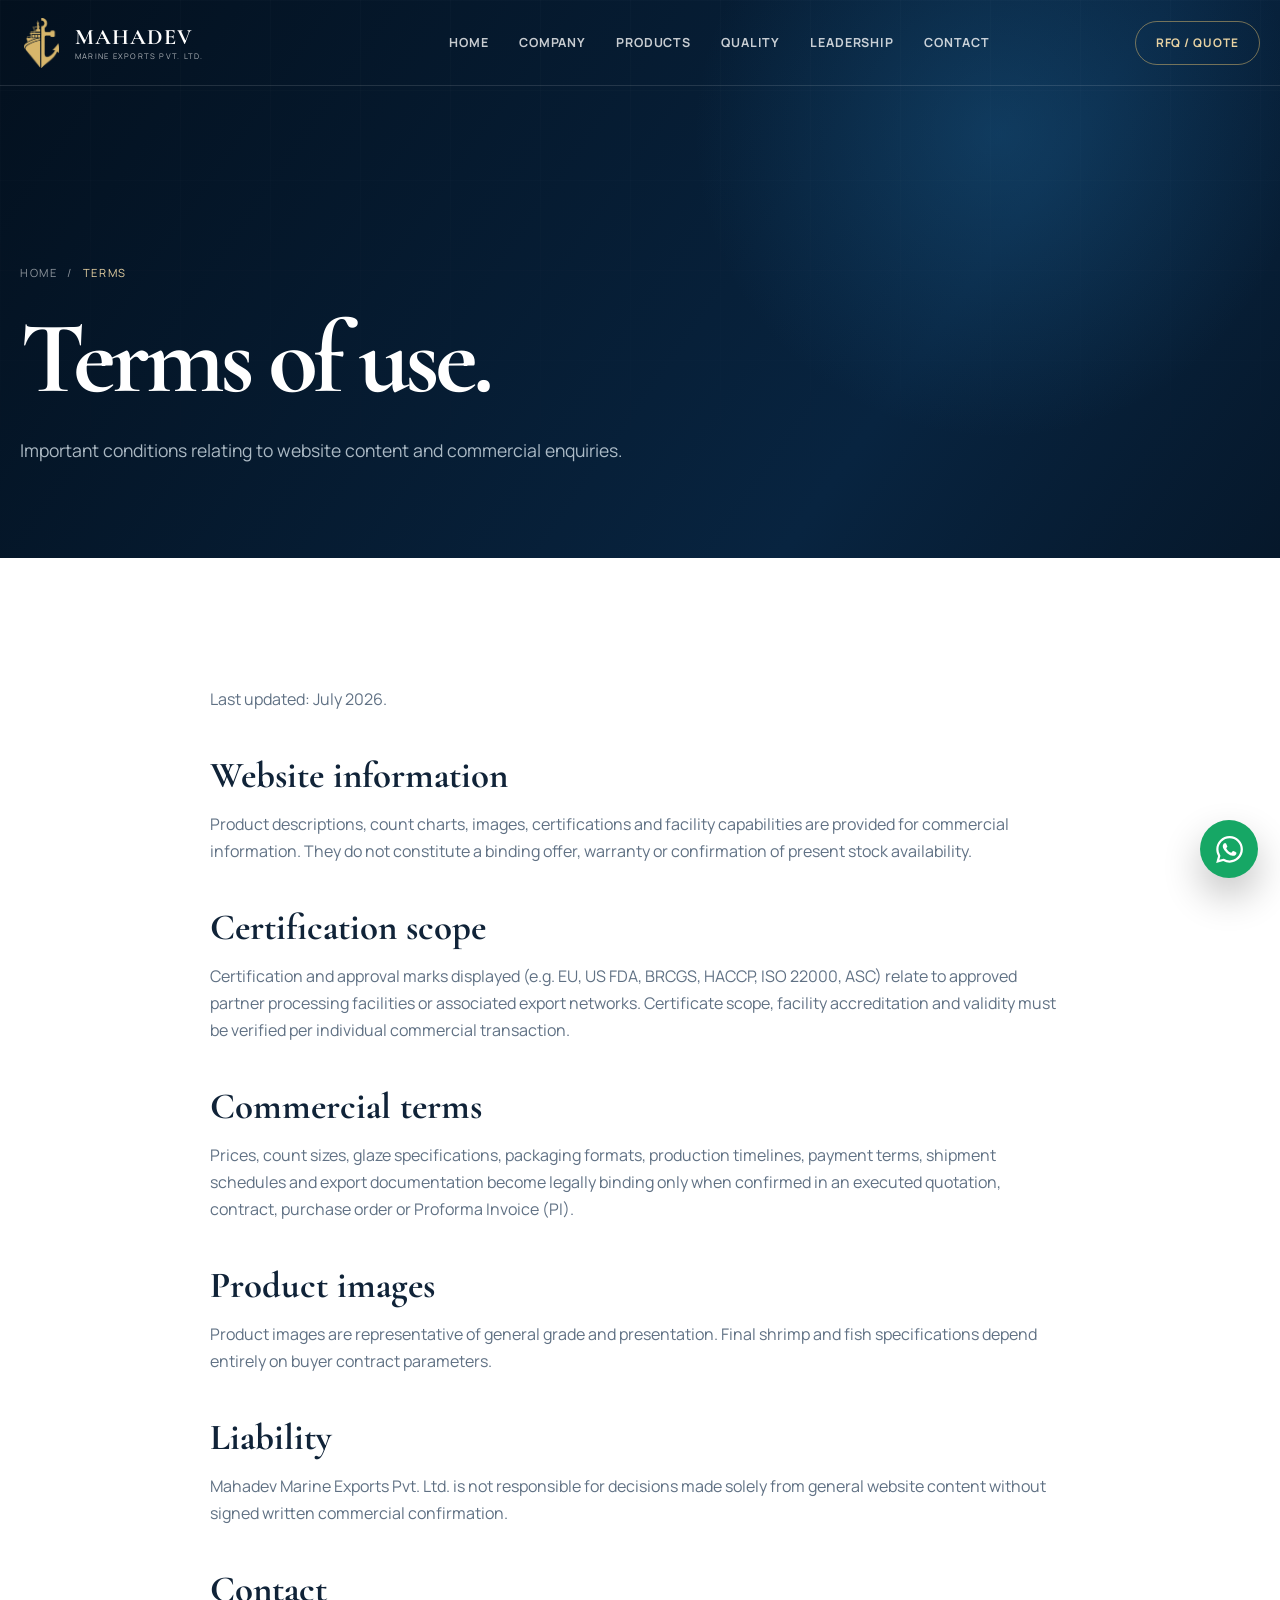
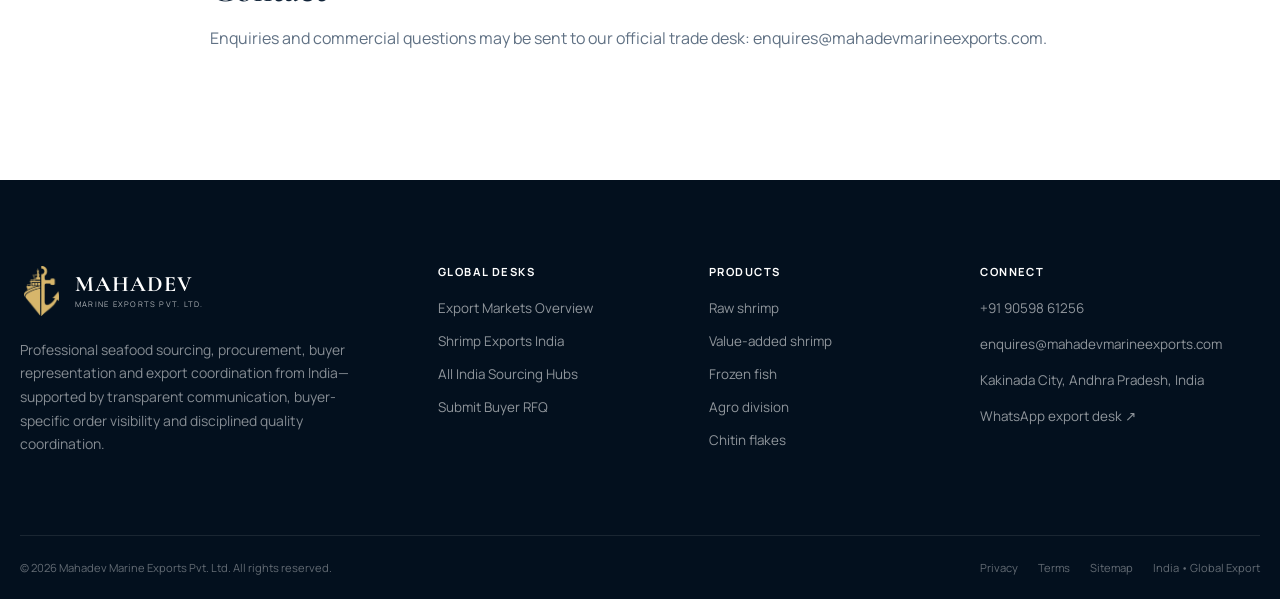
<file: terms.html>
<!DOCTYPE html>
<html lang="en">
<head>
<link href="https://fonts.googleapis.com" rel="preconnect"/>
<link crossorigin="" href="https://fonts.gstatic.com" rel="preconnect"/>
<meta charset="utf-8"/>
<meta content="width=device-width,initial-scale=1" name="viewport"/>
<!-- Google tag (gtag.js) -->
<script async src="https://www.googletagmanager.com/gtag/js?id=G-32NT4Y2S3R"></script>
<script>
  window.dataLayer = window.dataLayer || [];
  function gtag(){dataLayer.push(arguments);}
  gtag('js', new Date());

  gtag('config', 'G-32NT4Y2S3R');
</script>
<title>Website Terms | Mahadev Marine Exports</title>
<meta content="Website terms and conditions for Mahadev Marine Exports Pvt. Ltd." name="description"/>
<meta content="#03101e" name="theme-color"/>
<meta content="index,follow,max-image-preview:large,max-snippet:-1,max-video-preview:-1" name="robots"/>
<link href="favicon.png" rel="icon"/>
<link href="assets/images/brand/app-icon.png" rel="apple-touch-icon"/>
<link href="manifest.webmanifest" rel="manifest"/>
<link href="assets/css/site.css" rel="stylesheet"/>
<meta content="website" property="og:type"/>
<meta content="Website Terms | Mahadev Marine Exports" property="og:title"/>
<meta content="Website terms and conditions for Mahadev Marine Exports Pvt. Ltd." property="og:description"/>
<meta content="https://mahadevmarineexports.com/assets/images/facility/processing-facility.webp" property="og:image"/>
<meta content="https://mahadevmarineexports.com/terms.html" property="og:url"/>
<meta content="Mahadev Marine Exports terms" name="keywords"/>
<meta content="Mahadev Marine Exports Pvt. Ltd." name="author"/>
<meta content="Mahadev Marine Exports Pvt. Ltd." name="publisher"/>
<meta content="index,follow,max-image-preview:large,max-snippet:-1,max-video-preview:-1" name="googlebot"/>
<meta content="index,follow,max-image-preview:large,max-snippet:-1,max-video-preview:-1" name="bingbot"/>
<meta content="IN-AP" name="geo.region"/>
<meta content="Kakinada, Andhra Pradesh, India" name="geo.placename"/>
<meta content="telephone=yes" name="format-detection"/>
<meta content="Mahadev Marine Exports" property="og:site_name"/>
<meta content="en_IN" property="og:locale"/>
<meta content="summary_large_image" name="twitter:card"/>
<meta content="Website Terms | Mahadev Marine Exports" name="twitter:title"/>
<meta content="Website terms and conditions for Mahadev Marine Exports Pvt. Ltd." name="twitter:description"/>
<meta content="https://mahadevmarineexports.com/assets/images/facility/processing-facility.webp" name="twitter:image"/>
<link href="https://mahadevmarineexports.com/terms.html" rel="canonical"/>
<link href="https://mahadevmarineexports.com/terms.html" hreflang="x-default" rel="alternate"/>
<link href="https://mahadevmarineexports.com/terms.html" hreflang="en" rel="alternate"/>
<link href="https://mahadevmarineexports.com/terms.html" hreflang="en-us" rel="alternate"/>
<link href="https://mahadevmarineexports.com/terms.html" hreflang="en-gb" rel="alternate"/>
<link href="https://mahadevmarineexports.com/terms.html" hreflang="en-in" rel="alternate"/>
<link href="/llms.txt" rel="alternate" title="LLM site summary" type="text/plain"/>
<script type="application/ld+json">
{
  "@context": "https://schema.org",
  "@graph": [
    {
      "@type": "Corporation",
      "@id": "https://mahadevmarineexports.com/#organization",
      "name": "Mahadev Marine Exports Pvt. Ltd.",
      "alternateName": ["Mahadev Marine Exports", "MME"],
      "url": "https://mahadevmarineexports.com/",
      "description": "Indian seafood sourcing, procurement and buyer representation company connecting international buyers with suitable seafood processing facilities and coordinating quality, export documentation, logistics and shipment execution.",
      "email": "enquires@mahadevmarineexports.com",
      "telephone": "+91-9059861256",
      "logo": "https://mahadevmarineexports.com/assets/images/brand/logo-full.svg",
      "image": "https://mahadevmarineexports.com/assets/images/facility/processing-facility.webp",
      "address": {
        "@type": "PostalAddress",
        "streetAddress": "Kakinada City",
        "addressLocality": "Kakinada",
        "addressRegion": "Andhra Pradesh",
        "addressCountry": "IN"
      },
      "areaServed": ["United States", "European Union", "United Kingdom", "Middle East", "Southeast Asia", "East Asia", "North America", "Australia", "All India"],
      "knowsAbout": ["Seafood sourcing India", "Seafood procurement India", "Seafood buyer representation India", "Vannamei shrimp sourcing", "Black Tiger shrimp sourcing", "Frozen seafood procurement", "Seafood processor identification", "Seafood supplier evaluation", "Seafood quality coordination", "Seafood production monitoring", "Seafood private label support", "Export documentation coordination", "Reefer container planning", "Seafood logistics coordination", "Buyer-specific production updates", "Rice export", "Millet export", "Spice export", "Coffee bean export", "Chitin flakes export"]
    },
    {
      "@type": "WebSite",
      "@id": "https://mahadevmarineexports.com/#website",
      "name": "Mahadev Marine Exports",
      "url": "https://mahadevmarineexports.com/",
      "publisher": {
        "@id": "https://mahadevmarineexports.com/#organization"
      },
      "inLanguage": "en-IN",
      "description": "Official website of Mahadev Marine Exports Pvt. Ltd., a seafood sourcing, procurement and buyer representation company from India."
    },
    {
      "@type": "WebPage",
      "@id": "https://mahadevmarineexports.com/terms.html#webpage",
      "url": "https://mahadevmarineexports.com/terms.html",
      "name": "Website Terms | Mahadev Marine Exports",
      "description": "Website terms and conditions for Mahadev Marine Exports Pvt. Ltd.",
      "isPartOf": {
        "@id": "https://mahadevmarineexports.com/#website"
      },
      "about": {
        "@id": "https://mahadevmarineexports.com/#organization"
      },
      "inLanguage": "en-IN"
    }
  ]
}
</script>
</head>
<body>
<a class="skip-link" href="#main">Skip to content</a>
<div aria-hidden="true" class="preloader"><div class="preloader-mark"><span class="preloader-line"></span></div></div>
<header class="site-header">
<div class="container nav-wrap">
<a aria-label="Mahadev Marine Exports home" class="brand" href="index.html">
<span aria-hidden="true" class="brand-mark"></span>
<span class="brand-copy"><strong>MAHADEV</strong><span>MARINE EXPORTS PVT. LTD.</span></span>
</a>
<nav aria-label="Primary navigation" class="nav-links">
<a class="" href="index.html">Home</a>
<a class="" href="about.html">Company</a>
<a class="" href="products.html">Products</a>
<a class="" href="quality.html">Quality</a>
<a class="" href="leadership.html">Leadership</a>
<a class="" href="contact.html">Contact</a>
</nav>
<div class="nav-actions">
<a class="header-cta" href="buyer-enquiry.html">RFQ / Quote</a>
<button aria-expanded="false" aria-label="Toggle navigation" class="menu-toggle"><span></span><span></span></button>
</div>
</div>
</header>
<main id="main">
<section class="page-hero">
<div class="container">
<div class="breadcrumbs"><a href="index.html">Home</a> / <span>Terms</span></div>
<h1>Terms of use.</h1>
<p>Important conditions relating to website content and commercial enquiries.</p>
</div>
</section>
<section class="section section-white">
<div class="container legal-page">
<p>Last updated: July 2026.</p>
<h2>Website information</h2>
<p>Product descriptions, count charts, images, certifications and facility capabilities are provided for commercial information. They do not constitute a binding offer, warranty or confirmation of present stock availability.</p>
<h2>Certification scope</h2>
<p>Certification and approval marks displayed (e.g. EU, US FDA, BRCGS, HACCP, ISO 22000, ASC) relate to approved partner processing facilities or associated export networks. Certificate scope, facility accreditation and validity must be verified per individual commercial transaction.</p>
<h2>Commercial terms</h2>
<p>Prices, count sizes, glaze specifications, packaging formats, production timelines, payment terms, shipment schedules and export documentation become legally binding only when confirmed in an executed quotation, contract, purchase order or Proforma Invoice (PI).</p>
<h2>Product images</h2>
<p>Product images are representative of general grade and presentation. Final shrimp and fish specifications depend entirely on buyer contract parameters.</p>
<h2>Liability</h2>
<p>Mahadev Marine Exports Pvt. Ltd. is not responsible for decisions made solely from general website content without signed written commercial confirmation.</p>
<h2>Contact</h2>
<p>Enquiries and commercial questions may be sent to our official trade desk: <a href="mailto:enquires@mahadevmarineexports.com">enquires@mahadevmarineexports.com</a>.</p>
</div>
</section>
</main>
<footer class="site-footer">
<div class="container footer-main">
<div class="footer-brand">
<a class="brand" href="index.html"><span aria-hidden="true" class="brand-mark"></span><span class="brand-copy"><strong>MAHADEV</strong><span>MARINE EXPORTS PVT. LTD.</span></span></a>
<p>Professional seafood sourcing, procurement, buyer representation and export coordination from India—supported by transparent communication, buyer-specific order visibility and disciplined quality coordination.</p>
</div>
<div>
<h3 class="footer-title">Global Desks</h3>
<div class="footer-links">
<a href="export-markets.html">Export Markets Overview</a>
<a href="shrimp-exports-india.html">Shrimp Exports India</a>
<a href="india-seafood-sourcing.html">All India Sourcing Hubs</a>
<a href="buyer-enquiry.html">Submit Buyer RFQ</a>
</div>
</div>
<div>
<h3 class="footer-title">Products</h3>
<div class="footer-links">
<a href="products.html#raw-shrimp">Raw shrimp</a>
<a href="products.html#value-added">Value-added shrimp</a>
<a href="products.html#fish">Frozen fish</a>
<a href="products.html#agro-division">Agro division</a>
<a href="products.html#shrimp-byproducts">Chitin flakes</a>
</div>
</div>
<div>
<h3 class="footer-title">Connect</h3>
<div class="footer-contact">
<a href="tel:+919059861256">+91 90598 61256</a>
<a href="mailto:enquires@mahadevmarineexports.com">enquires@mahadevmarineexports.com</a>
<address>Kakinada City, Andhra Pradesh, India</address>
<a href="https://wa.me/919059861256" rel="noopener" target="_blank">WhatsApp export desk ↗</a>
</div>
</div>
</div>
<div class="container footer-bottom">
<span>© 2026 Mahadev Marine Exports Pvt. Ltd. All rights reserved.</span>
<div class="footer-legal">
<a href="privacy.html">Privacy</a>
<a href="terms.html">Terms</a>
<a href="sitemap.xml">Sitemap</a>
<span>India • Global Export</span>
</div>
</div>
</footer>
<a aria-label="Chat with Mahadev on WhatsApp" class="whatsapp-float" href="https://wa.me/919059861256?text=Hello%20Mahadev%20Marine%20Exports%2C%20I%20would%20like%20to%20discuss%20an%20export%20requirement." rel="noopener" target="_blank"><svg aria-hidden="true" fill="currentColor" viewbox="0 0 24 24"><path d="M20.5 3.5A11.8 11.8 0 0 0 12.08 0C5.55 0 .24 5.31.24 11.84c0 2.09.55 4.13 1.59 5.92L.14 23.94l6.32-1.66a11.8 11.8 0 0 0 5.62 1.43h.01c6.52 0 11.83-5.31 11.84-11.84 0-3.16-1.22-6.13-3.43-8.37Zm-8.42 18.2h-.01a9.82 9.82 0 0 1-5.01-1.37l-.36-.21-3.75.99 1-3.66-.24-.38a9.82 9.82 0 0 1-1.51-5.23c0-5.43 4.43-9.85 9.87-9.85 2.63 0 5.1 1.03 6.96 2.89a9.79 9.79 0 0 1 2.88 6.98c0 5.44-4.42 9.86-9.83 9.86Zm5.4-7.38c-.3-.15-1.75-.87-2.02-.97-.27-.1-.47-.15-.67.15-.2.3-.77.97-.94 1.17-.17.2-.35.22-.65.07-.3-.15-1.25-.46-2.38-1.47a8.94 8.94 0 0 1-1.65-2.05c-.17-.3-.02-.46.13-.61.13-.13.3-.35.44-.52.15-.17.2-.3.3-.5.1-.2.05-.37-.02-.52-.08-.15-.67-1.61-.92-2.21-.24-.58-.49-.5-.67-.51h-.57c-.2 0-.52.07-.79.37-.27.3-1.04 1.02-1.04 2.49s1.07 2.89 1.22 3.09c.15.2 2.1 3.21 5.09 4.5.71.31 1.27.49 1.7.63.72.23 1.37.2 1.88.12.57-.08 1.75-.72 2-1.41.25-.7.25-1.29.17-1.41-.07-.13-.27-.2-.57-.35Z"></path></svg></a>
<script defer="" src="assets/js/site.js"></script>
</body>
</html>
</file>
<file: assets/css/site.css>
@import url('https://fonts.googleapis.com/css2?family=Cormorant+Garamond:wght@500;600;700&family=Manrope:wght@400;500;600;700&display=swap');

:root {
  --navy-950: #03101e;
  --navy-900: #06182b;
  --navy-850: #09203a;
  --navy-800: #0b2b4f;
  --blue-700: #124f88;
  --blue-500: #2b80bc;
  --ice: #f4f8fb;
  --white: #ffffff;
  --ink: #102338;
  --muted: #607184;
  --gold-300: #e8d2a2;
  --gold-400: #d7b66b;
  --gold-500: #c49a4a;
  --gold-600: #a97b2f;
  --line: rgba(174, 204, 225, .25);
  --shadow: 0 25px 70px rgba(0, 18, 38, .18);
  --radius-sm: 12px;
  --radius-md: 22px;
  --radius-lg: 34px;
  --header-height: 86px;
  --max-width: 1240px;
  --ease: cubic-bezier(.2,.7,.2,1);
}

* { box-sizing: border-box; }
html { scroll-behavior: smooth; scroll-padding-top: calc(var(--header-height) + 18px); max-width: 100%; overflow-x: hidden; }
body {
  margin: 0;
  color: var(--ink);
  background: var(--ice);
  font-family: 'Manrope', system-ui, -apple-system, BlinkMacSystemFont, 'Segoe UI', sans-serif;
  font-size: 16px;
  line-height: 1.7;
  text-rendering: optimizeLegibility;
  overflow-x: hidden;
  max-width: 100%;
  position: relative;
}
body.nav-open { overflow: hidden; }
img { max-width: 100%; display: block; }
a { color: inherit; text-decoration: none; }
button, input, textarea, select { font: inherit; }
button { cursor: pointer; }
::selection { color: var(--navy-950); background: var(--gold-300); }

/* Fixed Floating WhatsApp Button */
.whatsapp-float {
  position: fixed;
  bottom: 24px;
  right: 24px;
  z-index: 9990;
  width: 56px;
  height: 56px;
  border-radius: 50%;
  background: #25d366;
  color: #ffffff;
  display: flex;
  align-items: center;
  justify-content: center;
  box-shadow: 0 10px 28px rgba(37, 211, 102, 0.42);
  transition: transform .3s var(--ease), box-shadow .3s ease, background .3s ease;
  text-decoration: none;
}
.whatsapp-float:hover {
  transform: scale(1.1) translateY(-3px);
  background: #20bd5a;
  box-shadow: 0 14px 34px rgba(37, 211, 102, 0.55);
  color: #ffffff;
}
.whatsapp-float svg {
  width: 28px;
  height: 28px;
  fill: currentColor;
}


.container { width: min(calc(100% - 40px), var(--max-width)); margin-inline: auto; }
.section { padding: 112px 0; position: relative; }
.section-tight { padding: 78px 0; }
.section-dark { color: var(--white); background: var(--navy-950); }
.section-navy { color: var(--white); background: var(--navy-900); }
.section-white { background: var(--white); }
.eyebrow {
  display: inline-flex; align-items: center; gap: 12px;
  margin-bottom: 18px; color: var(--gold-500);
  font-size: .73rem; font-weight: 700; letter-spacing: .2em; text-transform: uppercase;
}
.eyebrow::before { content: ''; width: 34px; height: 1px; background: currentColor; }
.section-title, h1, h2, h3 { font-family: 'Cormorant Garamond', Georgia, serif; line-height: 1.02; margin: 0; }
.section-title { font-size: clamp(2.7rem, 5vw, 5rem); letter-spacing: -.035em; }
.section-intro { max-width: 720px; margin: 24px 0 0; color: var(--muted); font-size: 1.03rem; }
.section-dark .section-intro, .section-navy .section-intro { color: rgba(238,247,255,.68); }
.title-row { display: flex; align-items: end; justify-content: space-between; gap: 40px; margin-bottom: 52px; }
.title-row .section-intro { margin: 0; max-width: 470px; }
.text-gold { color: var(--gold-400); }
.text-muted { color: var(--muted); }
.center { text-align: center; }
.center .eyebrow { justify-content: center; }
.center .eyebrow::after { content: ''; width: 34px; height: 1px; background: currentColor; }
.center .section-intro { margin-inline: auto; }

.skip-link { position: fixed; left: 14px; top: -100px; z-index: 9999; padding: 12px 16px; background: var(--gold-400); color: var(--navy-950); border-radius: 8px; }
.skip-link:focus { top: 14px; }

.preloader {
  position: fixed; inset: 0; z-index: 9998; display: grid; place-items: center;
  background: var(--navy-950); transition: opacity .65s ease, visibility .65s ease;
}
.preloader.loaded { opacity: 0; visibility: hidden; }
.preloader-mark { width: 88px; height: 88px; position: relative; }
.preloader-mark::before { content: ''; position: absolute; inset: 0; background: var(--gold-400); mask: url('../images/brand/logo-mark.png') center/contain no-repeat; -webkit-mask: url('../images/brand/logo-mark.png') center/contain no-repeat; animation: breathe 1.35s ease-in-out infinite; }
.preloader-line { position: absolute; left: 50%; bottom: -28px; width: 90px; height: 1px; transform: translateX(-50%); overflow: hidden; background: rgba(255,255,255,.16); }
.preloader-line::after { content: ''; position: absolute; inset: 0; background: var(--gold-400); transform: translateX(-100%); animation: loadline 1.25s var(--ease) infinite; }
@keyframes breathe { 50% { transform: scale(.94); opacity: .7; } }
@keyframes loadline { 50%,100% { transform: translateX(100%); } }

.site-header {
  position: fixed; top: 0; left: 0; right: 0; z-index: 1000;
  height: var(--header-height); color: var(--white);
  transition: background .35s ease, box-shadow .35s ease, height .35s ease;
}
.site-header::after { content: ''; position: absolute; left: 0; right: 0; bottom: 0; height: 1px; background: rgba(255,255,255,.12); }
.site-header.scrolled { height: 76px; background: rgba(3,16,30,.92); backdrop-filter: blur(18px); box-shadow: 0 12px 38px rgba(0,0,0,.16); }
.nav-wrap { height: 100%; display: flex; align-items: center; justify-content: space-between; gap: 30px; }
.brand { display: flex; align-items: center; gap: 13px; min-width: 230px; }
.brand-mark { flex: 0 0 auto; width: 42px; height: 50px; background: var(--gold-400); mask: url('../images/brand/logo-mark.png') center/contain no-repeat; -webkit-mask: url('../images/brand/logo-mark.png') center/contain no-repeat; }
.brand-copy { display: grid; line-height: 1; }
.brand-copy strong { font-family: 'Cormorant Garamond', Georgia, serif; font-size: 1.68rem; letter-spacing: .08em; }
.brand-copy span { margin-top: 5px; font-size: .54rem; letter-spacing: .22em; color: rgba(255,255,255,.68); }
.nav-links { display: flex; align-items: center; gap: 30px; }
.nav-links a { position: relative; color: rgba(255,255,255,.78); font-size: .78rem; font-weight: 700; letter-spacing: .07em; text-transform: uppercase; transition: color .25s ease; }
.nav-links a::after { content: ''; position: absolute; left: 0; right: 100%; bottom: -8px; height: 1px; background: var(--gold-400); transition: right .35s var(--ease); }
.nav-links a:hover, .nav-links a.active { color: var(--white); }
.nav-links a:hover::after, .nav-links a.active::after { right: 0; }
.nav-actions { display: flex; align-items: center; gap: 14px; }
.header-cta { display: inline-flex; align-items: center; justify-content: center; min-height: 44px; padding: 0 20px; border: 1px solid rgba(215,182,107,.52); color: var(--gold-300); font-size: .74rem; font-weight: 700; letter-spacing: .08em; text-transform: uppercase; border-radius: 999px; transition: all .3s ease; }
.header-cta:hover { color: var(--navy-950); background: var(--gold-400); border-color: var(--gold-400); transform: translateY(-2px); }
.menu-toggle {
  display: none;
  width: 38px;
  height: 38px;
  padding: 0;
  background: rgba(255, 255, 255, 0.08);
  border: 1px solid rgba(215, 182, 107, 0.35);
  border-radius: 12px;
  color: var(--gold-300);
  position: relative;
  cursor: pointer;
  z-index: 1005;
  transition: all .3s ease;
  box-shadow: 0 4px 12px rgba(0,0,0,.15);
}
.menu-toggle:hover, .nav-open .menu-toggle {
  background: rgba(215, 182, 107, 0.2);
  border-color: var(--gold-400);
  color: var(--white);
}
.menu-toggle span {
  position: absolute;
  left: 9px;
  width: 18px;
  height: 2px;
  border-radius: 2px;
  background: currentColor;
  transition: transform .3s ease, top .3s ease, background .3s ease;
}
.menu-toggle span:first-child { top: 14px; }
.menu-toggle span:last-child { top: 22px; }
.nav-open .menu-toggle span:first-child { top: 18px; transform: rotate(45deg); }
.nav-open .menu-toggle span:last-child { top: 18px; transform: rotate(-45deg); }


.btn { display: inline-flex; align-items: center; justify-content: center; gap: 12px; min-height: 54px; padding: 0 25px; border-radius: 999px; border: 1px solid transparent; font-size: .79rem; font-weight: 700; letter-spacing: .09em; text-transform: uppercase; transition: transform .3s var(--ease), background .3s ease, color .3s ease, border-color .3s ease, box-shadow .3s ease; }
.btn svg { width: 17px; height: 17px; }
.btn:hover { transform: translateY(-3px); }
.btn-primary { color: var(--navy-950); background: var(--gold-400); box-shadow: 0 14px 30px rgba(196,154,74,.23); }
.btn-primary:hover { background: var(--gold-300); box-shadow: 0 18px 38px rgba(196,154,74,.32); }
.btn-outline { color: var(--white); border-color: rgba(255,255,255,.3); }
.btn-outline:hover { background: rgba(255,255,255,.08); border-color: rgba(255,255,255,.6); }
.btn-navy { color: var(--white); background: var(--navy-900); }
.btn-navy:hover { background: var(--navy-800); }
.btn-link { display: inline-flex; align-items: center; gap: 10px; color: var(--navy-800); font-size: .78rem; font-weight: 700; letter-spacing: .09em; text-transform: uppercase; }
.btn-link::after { content: '↗'; transition: transform .25s ease; }
.btn-link:hover::after { transform: translate(3px,-3px); }
.section-dark .btn-link, .section-navy .btn-link { color: var(--gold-300); }

.hero { position: relative; min-height: 100svh; display: flex; align-items: center; overflow: hidden; color: var(--white); background: var(--navy-950); }
@media (min-width: 1024px) {
  .hero {
    padding-inline: 48px;
  }
  .hero .container {
    width: min(calc(100% - 96px), 1220px);
    margin-inline: auto;
  }
  .hero-cinematic-grid {
    display: grid;
    grid-template-columns: 1.1fr 0.9fr;
    gap: 48px;
    align-items: center;
  }
}
@media (min-width: 1400px) {
  .hero {
    padding-inline: 80px;
  }
  .hero .container {
    width: min(calc(100% - 160px), 1260px);
    margin-inline: auto;
  }
  .hero-cinematic-grid {
    gap: 64px;
  }
}
.hero::before { content: ''; position: absolute; inset: 0; background: linear-gradient(90deg, rgba(3,16,30,.98) 0%, rgba(3,16,30,.86) 42%, rgba(3,16,30,.28) 76%, rgba(3,16,30,.52) 100%), url('../images/facility/processing-facility.webp') center/cover no-repeat; transform: scale(1.04); animation: heroZoom 16s ease-out forwards; }
.hero::after { content: ''; position: absolute; inset: 0; background-image: linear-gradient(rgba(255,255,255,.03) 1px, transparent 1px), linear-gradient(90deg, rgba(255,255,255,.03) 1px, transparent 1px); background-size: 80px 80px; mask-image: linear-gradient(to right, black, transparent 76%); opacity: .42; }
@keyframes heroZoom { to { transform: scale(1); } }
#oceanCanvas { position: absolute; inset: 0; width: 100%; height: 100%; opacity: .42; pointer-events: none; }
.hero-content { position: relative; z-index: 2; padding: 160px 0 104px; width: 100%; }
.hero-copy { max-width: 790px; }

.hero-kicker { display: flex; align-items: center; gap: 14px; color: var(--gold-300); font-size: .72rem; font-weight: 700; letter-spacing: .22em; text-transform: uppercase; }
.hero-kicker::before { content: ''; width: 58px; height: 1px; background: var(--gold-400); }
.hero h1 { margin-top: 24px; font-size: clamp(4rem, 8.4vw, 8.3rem); max-width: 940px; letter-spacing: -.05em; }
.hero h1 span { color: var(--gold-300); font-style: italic; font-weight: 500; }
.hero-description { max-width: 650px; margin: 28px 0 0; color: rgba(235,244,251,.76); font-size: clamp(1rem, 1.5vw, 1.19rem); }
.hero-actions { display: flex; flex-wrap: wrap; gap: 16px; margin-top: 38px; }
.hero-metrics { display: grid; grid-template-columns: repeat(3, minmax(0,1fr)); width: min(720px,100%); margin-top: 64px; border-top: 1px solid rgba(255,255,255,.17); }
.hero-metric { padding: 22px 25px 0 0; }
.hero-metric + .hero-metric { padding-left: 25px; border-left: 1px solid rgba(255,255,255,.13); }
.hero-metric strong { display: block; font-family: 'Cormorant Garamond', Georgia, serif; color: var(--gold-300); font-size: 2rem; font-weight: 600; line-height: 1; }
.hero-metric span { display: block; margin-top: 8px; color: rgba(255,255,255,.56); font-size: .7rem; letter-spacing: .08em; text-transform: uppercase; }
.hero-scroll { position: absolute; z-index: 3; right: 34px; bottom: 36px; display: flex; align-items: center; gap: 14px; color: rgba(255,255,255,.52); font-size: .65rem; letter-spacing: .18em; text-transform: uppercase; writing-mode: vertical-rl; }
.hero-scroll::after { content: ''; width: 1px; height: 70px; background: linear-gradient(var(--gold-400),transparent); animation: scrollPulse 1.8s ease-in-out infinite; }
@keyframes scrollPulse { 50% { opacity: .35; transform: translateY(8px); } }

.page-hero { position: relative; min-height: 62vh; display: flex; align-items: end; padding: 180px 0 92px; overflow: hidden; color: var(--white); background: var(--navy-950); }
.page-hero::before { content: ''; position: absolute; inset: 0; background: radial-gradient(circle at 78% 24%, rgba(34,111,165,.32), transparent 28%), linear-gradient(125deg, #03101e 0%, #082440 70%, #06182b 100%); }
.page-hero::after { content: ''; position: absolute; inset: 0; opacity: .26; background-image: linear-gradient(rgba(255,255,255,.06) 1px, transparent 1px), linear-gradient(90deg, rgba(255,255,255,.06) 1px, transparent 1px); background-size: 90px 90px; mask-image: linear-gradient(to bottom, black, transparent); }
.page-hero .container { position: relative; z-index: 2; }
.page-hero h1 { max-width: 950px; font-size: clamp(3.8rem, 8vw, 7.2rem); letter-spacing: -.05em; }
.page-hero p { max-width: 720px; margin: 26px 0 0; color: rgba(236,246,253,.72); font-size: 1.1rem; }
.breadcrumbs { display: flex; gap: 10px; margin-bottom: 24px; color: rgba(255,255,255,.55); font-size: .7rem; letter-spacing: .14em; text-transform: uppercase; }
.breadcrumbs span { color: var(--gold-300); }
.page-hero-visual { position: absolute; z-index: 1; right: -3vw; bottom: -24%; width: min(44vw,640px); aspect-ratio: 1; border: 1px solid rgba(215,182,107,.16); border-radius: 50%; }
.page-hero-visual::before, .page-hero-visual::after { content: ''; position: absolute; border-radius: 50%; border: 1px solid rgba(215,182,107,.12); }
.page-hero-visual::before { inset: 10%; }
.page-hero-visual::after { inset: 26%; }
.page-hero-mark { position: absolute; inset: 28%; background: rgba(215,182,107,.22); mask: url('../images/brand/logo-mark.png') center/contain no-repeat; -webkit-mask: url('../images/brand/logo-mark.png') center/contain no-repeat; }

.trust-strip { border-bottom: 1px solid #e1eaf1; background: var(--white); }
.trust-inner { display: grid; grid-template-columns: 1.1fr repeat(4,1fr); align-items: center; min-height: 112px; }
.trust-label { padding-right: 32px; font-family: 'Cormorant Garamond', Georgia, serif; color: var(--navy-800); font-size: 1.35rem; line-height: 1.15; }
.trust-item { height: 100%; display: flex; align-items: center; justify-content: center; gap: 10px; padding: 20px; border-left: 1px solid #e1eaf1; color: var(--muted); font-size: .7rem; font-weight: 700; letter-spacing: .08em; text-align: center; text-transform: uppercase; }
.trust-item svg { width: 23px; height: 23px; color: var(--gold-600); }

.split { display: grid; grid-template-columns: 1fr 1fr; gap: 80px; align-items: center; }
.media-frame { position: relative; border-radius: var(--radius-lg); overflow: hidden; box-shadow: var(--shadow); }
.media-frame img { width: 100%; height: 100%; object-fit: cover; }
.media-frame::after { content: ''; position: absolute; inset: 0; box-shadow: inset 0 0 0 1px rgba(255,255,255,.25); border-radius: inherit; pointer-events: none; }
.media-tall { aspect-ratio: .88; }
.media-wide { aspect-ratio: 1.35; }
.media-badge { position: absolute; right: -26px; bottom: 42px; z-index: 2; width: 170px; min-height: 170px; display: grid; place-items: center; padding: 22px; border-radius: 50%; color: var(--navy-950); background: var(--gold-400); text-align: center; box-shadow: 0 18px 45px rgba(0,0,0,.2); }
.media-badge strong { display: block; font-family: 'Cormorant Garamond', Georgia, serif; font-size: 3rem; line-height: .9; }
.media-badge span { display: block; margin-top: 6px; font-size: .64rem; font-weight: 700; letter-spacing: .1em; text-transform: uppercase; }
.copy-block p { color: var(--muted); }
.copy-block .btn { margin-top: 16px; }
.procurement-intro { display: block; }
.procurement-intro .copy-block { max-width: 820px; }
.procurement-intro .copy-block .section-title { font-size: clamp(2.2rem, 4vw, 3.8rem); }
.procurement-intro .copy-block p { font-size: 1.05rem; line-height: 1.75; margin-top: 18px; }

.feature-grid { display: grid; grid-template-columns: repeat(3,1fr); gap: 22px; }
.feature-card { position: relative; min-height: 330px; padding: 34px; overflow: hidden; border: 1px solid #dce8f0; border-radius: var(--radius-md); background: var(--white); transition: transform .4s var(--ease), box-shadow .4s ease, border-color .4s ease; }
.feature-card:hover { transform: translateY(-9px); border-color: rgba(196,154,74,.48); box-shadow: var(--shadow); }
.feature-index { color: var(--gold-500); font-size: .68rem; font-weight: 700; letter-spacing: .18em; }
.feature-icon { width: 54px; height: 54px; margin: 34px 0 48px; display: grid; place-items: center; border-radius: 50%; color: var(--navy-800); background: #eef5fa; }
.feature-icon svg { width: 26px; height: 26px; }
.feature-card h3 { font-size: 2rem; }
.feature-card p { margin: 14px 0 0; color: var(--muted); font-size: .92rem; }
.feature-card::after { content: ''; position: absolute; width: 160px; height: 160px; right: -90px; top: -90px; border: 1px solid rgba(196,154,74,.18); border-radius: 50%; transition: transform .5s ease; }
.feature-card:hover::after { transform: scale(1.3); }

.products-showcase { overflow: hidden; }
.products-grid { display: grid; grid-template-columns: repeat(3,1fr); gap: 24px; }
.product-card { position: relative; min-height: 520px; overflow: hidden; border-radius: var(--radius-md); background: var(--navy-900); box-shadow: 0 18px 40px rgba(0,20,38,.12); transform-style: preserve-3d; }
.product-card img { position: absolute; inset: 0; width: 100%; height: 100%; object-fit: cover; transition: transform .75s var(--ease); }
.product-card::before { content: ''; position: absolute; z-index: 1; inset: 0; background: linear-gradient(to top, rgba(3,16,30,.98) 0%, rgba(3,16,30,.12) 68%, rgba(3,16,30,.04)); }
.product-card:hover img { transform: scale(1.07); }
.product-content { position: absolute; z-index: 2; inset: auto 0 0; padding: 30px; color: var(--white); }
.product-tag { color: var(--gold-300); font-size: .64rem; font-weight: 700; letter-spacing: .15em; text-transform: uppercase; }
.product-content h3 { margin-top: 8px; font-size: 2.35rem; }
.product-content p { margin: 10px 0 0; color: rgba(255,255,255,.66); font-size: .87rem; }
.product-arrow { position: absolute; z-index: 3; top: 20px; right: 20px; width: 46px; height: 46px; display: grid; place-items: center; border: 1px solid rgba(255,255,255,.28); border-radius: 50%; color: var(--white); backdrop-filter: blur(8px); transition: all .3s ease; }
.product-card:hover .product-arrow { color: var(--navy-950); background: var(--gold-400); border-color: var(--gold-400); transform: rotate(45deg); }
.product-arrow svg { width: 18px; height: 18px; }
.product-card.hidden { display: none; }
.filter-bar { display: flex; flex-wrap: wrap; justify-content: center; gap: 10px; margin: 0 0 44px; }
.filter-btn { min-height: 42px; padding: 0 18px; border: 1px solid #d7e3ec; border-radius: 999px; color: var(--muted); background: var(--white); font-size: .7rem; font-weight: 700; letter-spacing: .08em; text-transform: uppercase; transition: all .25s ease; }
.filter-btn:hover, .filter-btn.active { color: var(--white); background: var(--navy-900); border-color: var(--navy-900); }

.facility-panel { position: relative; min-height: 760px; display: flex; align-items: end; overflow: hidden; border-radius: var(--radius-lg); background: var(--navy-900); box-shadow: var(--shadow); }
.facility-panel > img { position: absolute; inset: 0; width: 100%; height: 100%; object-fit: cover; }
.facility-panel::before { content: ''; position: absolute; z-index: 1; inset: 0; background: linear-gradient(to top, rgba(3,16,30,.98) 0%, rgba(3,16,30,.35) 60%, rgba(3,16,30,.02)); }
.facility-copy { position: relative; z-index: 2; width: 100%; display: grid; grid-template-columns: 1.2fr .8fr; align-items: end; gap: 60px; padding: 60px; color: var(--white); }
.facility-copy h2 { font-size: clamp(3.2rem,6vw,6rem); }
.facility-copy p { color: rgba(255,255,255,.68); }
.facility-stats { display: grid; grid-template-columns: repeat(2,1fr); gap: 14px; }
.facility-stat { padding: 24px; border: 1px solid rgba(255,255,255,.18); border-radius: 18px; backdrop-filter: blur(9px); background: rgba(5,25,45,.22); }
.facility-stat strong { display: block; color: var(--gold-300); font-family: 'Cormorant Garamond', Georgia, serif; font-size: 2.15rem; line-height: 1; }
.facility-stat span { display: block; margin-top: 9px; color: rgba(255,255,255,.58); font-size: .67rem; letter-spacing: .08em; text-transform: uppercase; }

.cert-grid { display: grid; grid-template-columns: repeat(4,1fr); gap: 16px; }
.cert-card { min-height: 215px; display: flex; flex-direction: column; justify-content: center; align-items: center; gap: 18px; padding: 25px; border: 1px solid #dfe9f0; border-radius: 18px; background: var(--white); text-align: center; transition: transform .35s var(--ease), box-shadow .35s ease, border-color .35s ease; }
.cert-card:hover { transform: translateY(-6px); border-color: rgba(196,154,74,.48); box-shadow: 0 22px 45px rgba(6,24,43,.1); }
.cert-card img { width: 100%; height: 118px; object-fit: contain; filter: saturate(.92); }
.cert-card strong { color: var(--navy-800); font-size: .68rem; letter-spacing: .1em; text-transform: uppercase; }
.cert-note { margin-top: 28px; padding: 20px 24px; border-left: 3px solid var(--gold-400); color: var(--muted); background: #eef5f9; font-size: .87rem; }

.process-line { position: relative; display: grid; grid-template-columns: repeat(5,1fr); gap: 0; margin-top: 52px; }
.process-line::before { content: ''; position: absolute; top: 29px; left: 10%; right: 10%; height: 1px; background: rgba(215,182,107,.35); }
.process-step { position: relative; z-index: 1; padding: 0 20px; text-align: center; }
.process-number { width: 58px; height: 58px; display: grid; place-items: center; margin: 0 auto 24px; border: 1px solid rgba(215,182,107,.48); border-radius: 50%; color: var(--gold-300); background: var(--navy-900); font-family: 'Cormorant Garamond', Georgia, serif; font-size: 1.45rem; }
.process-step h3 { font-size: 1.65rem; }
.process-step p { color: rgba(255,255,255,.56); font-size: .82rem; }

.leadership-grid { display: grid; grid-template-columns: repeat(3,1fr); gap: 24px; }
.leader-card { position: relative; overflow: hidden; border-radius: var(--radius-md); background: var(--white); box-shadow: 0 18px 50px rgba(3,16,30,.1); }
.leader-photo { aspect-ratio: .82; overflow: hidden; background: #e7eef3; }
.leader-photo img { width: 100%; height: 100%; object-fit: cover; object-position: center 24%; filter: saturate(.92); transition: transform .6s var(--ease), filter .4s ease; }
.leader-card:hover .leader-photo img { transform: scale(1.04); filter: saturate(1); }
.leader-info { padding: 28px 28px 30px; }
.leader-info h3 { font-size: 2.1rem; }
.leader-role { min-height: 42px; margin: 9px 0 20px; color: var(--gold-600); font-size: .69rem; font-weight: 700; letter-spacing: .09em; text-transform: uppercase; }
.leader-contact { display: flex; align-items: center; justify-content: space-between; gap: 18px; padding-top: 18px; border-top: 1px solid #e1eaf0; color: var(--muted); font-size: .84rem; }
.leader-contact a { transition: color .25s ease; }
.leader-contact a:hover { color: var(--navy-800); }
.leader-contact .circle-link { width: 38px; height: 38px; flex: 0 0 auto; display: grid; place-items: center; border: 1px solid #d8e4ec; border-radius: 50%; color: var(--navy-800); transition: all .25s ease; }
.leader-contact .circle-link:hover { color: var(--navy-950); background: var(--gold-400); border-color: var(--gold-400); }
.leader-contact svg { width: 16px; height: 16px; }

.world-panel { display: grid; grid-template-columns: .85fr 1.15fr; align-items: center; gap: 60px; }
.globe { position: relative; width: min(560px,100%); aspect-ratio: 1; margin-left: auto; border: 1px solid rgba(215,182,107,.32); border-radius: 50%; background: radial-gradient(circle at 35% 30%, rgba(50,132,187,.32), rgba(3,16,30,.05) 48%, rgba(3,16,30,.8)); box-shadow: inset 0 0 80px rgba(43,128,188,.14), 0 0 100px rgba(43,128,188,.12); overflow: hidden; }
.globe::before { content: ''; position: absolute; inset: 12%; border: 1px solid rgba(255,255,255,.15); border-radius: 50%; box-shadow: 0 0 0 65px transparent; }
.globe-grid { position: absolute; inset: 0; background: repeating-radial-gradient(ellipse at center, transparent 0 48px, rgba(255,255,255,.11) 49px 50px), linear-gradient(90deg, transparent 49.7%, rgba(255,255,255,.12) 50%, transparent 50.3%); animation: globeMove 18s linear infinite; }
.globe-grid::before, .globe-grid::after { content: ''; position: absolute; left: 50%; top: 4%; bottom: 4%; width: 36%; transform: translateX(-50%); border: 1px solid rgba(255,255,255,.12); border-radius: 50%; }
.globe-grid::after { width: 70%; }
@keyframes globeMove { to { transform: rotate(360deg); } }
.globe-pin { position: absolute; width: 10px; height: 10px; border-radius: 50%; background: var(--gold-400); box-shadow: 0 0 0 7px rgba(215,182,107,.12); }
.globe-pin::after { content: ''; position: absolute; inset: -15px; border: 1px solid rgba(215,182,107,.38); border-radius: 50%; animation: ping 2s ease-out infinite; }
.globe-pin:nth-child(2) { left: 68%; top: 34%; }
.globe-pin:nth-child(3) { left: 46%; top: 51%; animation-delay: .5s; }
.globe-pin:nth-child(4) { left: 28%; top: 39%; animation-delay: 1s; }
.globe-pin:nth-child(5) { left: 75%; top: 62%; animation-delay: 1.4s; }
@keyframes ping { 100% { transform: scale(1.8); opacity: 0; } }
.market-list { display: grid; grid-template-columns: repeat(2,1fr); gap: 10px; margin-top: 32px; }
.market-item { display: flex; align-items: center; gap: 11px; padding: 14px 16px; border: 1px solid rgba(255,255,255,.11); border-radius: 12px; color: rgba(255,255,255,.68); font-size: .8rem; }
.market-item::before { content: ''; width: 6px; height: 6px; border-radius: 50%; background: var(--gold-400); }

.testimonial-quote { max-width: 960px; margin-inline: auto; text-align: center; }
.quote-mark { color: var(--gold-400); font-family: Georgia, serif; font-size: 5rem; line-height: .6; }
.testimonial-quote blockquote { margin: 30px 0 0; color: var(--navy-800); font-family: 'Cormorant Garamond', Georgia, serif; font-size: clamp(2rem,4vw,3.8rem); line-height: 1.12; }
.testimonial-quote p { color: var(--muted); }

.cta-panel { position: relative; overflow: hidden; display: grid; grid-template-columns: 1fr auto; gap: 50px; align-items: center; padding: 64px; border-radius: var(--radius-lg); color: var(--white); background: linear-gradient(135deg, #071a2f 0%, #0b355e 100%); box-shadow: var(--shadow); }
.cta-panel::before { content: ''; position: absolute; width: 420px; height: 420px; right: -150px; top: -190px; border: 1px solid rgba(215,182,107,.24); border-radius: 50%; box-shadow: 0 0 0 60px rgba(215,182,107,.04), 0 0 0 120px rgba(215,182,107,.025); }
.cta-panel h2 { position: relative; font-size: clamp(2.8rem,5vw,5rem); }
.cta-panel p { position: relative; max-width: 680px; margin: 16px 0 0; color: rgba(255,255,255,.66); }
.cta-panel .btn { position: relative; white-space: nowrap; }

.value-grid { display: grid; grid-template-columns: repeat(4,1fr); gap: 16px; }
.value-card { min-height: 265px; padding: 30px; border-radius: 18px; color: var(--white); background: var(--navy-900); }
.value-card span { color: var(--gold-400); font-size: .65rem; font-weight: 700; letter-spacing: .14em; }
.value-card h3 { margin-top: 50px; font-size: 1.9rem; }
.value-card p { color: rgba(255,255,255,.58); font-size: .85rem; }

.spec-table { width: 100%; border-collapse: collapse; overflow: hidden; border-radius: 18px; background: var(--white); box-shadow: 0 18px 50px rgba(3,16,30,.08); }
.spec-table th, .spec-table td { padding: 18px 22px; border-bottom: 1px solid #e4ecf2; text-align: left; }
.spec-table th { color: var(--navy-800); background: #eef5f9; font-size: .68rem; letter-spacing: .1em; text-transform: uppercase; }
.spec-table td { color: var(--muted); font-size: .9rem; }
.spec-table tr:last-child td { border-bottom: 0; }

.contact-layout { display: grid; grid-template-columns: .78fr 1.22fr; gap: 70px; align-items: start; }
.contact-card { padding: 38px; border-radius: var(--radius-md); color: var(--white); background: var(--navy-900); }
.contact-card h2 { font-size: 3rem; }
.contact-card > p { color: rgba(255,255,255,.62); }
.contact-list { display: grid; gap: 10px; margin-top: 32px; }
.contact-item { display: grid; grid-template-columns: 46px 1fr; gap: 14px; align-items: center; padding: 18px 0; border-top: 1px solid rgba(255,255,255,.12); }
.contact-icon { width: 42px; height: 42px; display: grid; place-items: center; border-radius: 50%; color: var(--gold-300); background: rgba(255,255,255,.07); }
.contact-icon svg { width: 18px; height: 18px; }
.contact-item small { display: block; color: rgba(255,255,255,.4); font-size: .63rem; letter-spacing: .1em; text-transform: uppercase; }
.contact-item a, .contact-item address { margin-top: 4px; display: block; color: rgba(255,255,255,.88); font-style: normal; font-size: .9rem; }
.contact-form { display: grid; grid-template-columns: repeat(2,1fr); gap: 18px; padding: 42px; border: 1px solid #dbe7ee; border-radius: var(--radius-md); background: var(--white); box-shadow: 0 22px 60px rgba(3,16,30,.09); }
.form-field { display: grid; gap: 8px; }
.form-field.full { grid-column: 1 / -1; }
.form-field label { color: var(--navy-800); font-size: .69rem; font-weight: 700; letter-spacing: .08em; text-transform: uppercase; }
.form-field input, .form-field textarea, .form-field select { width: 100%; min-height: 52px; padding: 13px 15px; border: 1px solid #d7e4ec; border-radius: 10px; outline: none; color: var(--ink); background: #f9fbfd; transition: border-color .25s ease, box-shadow .25s ease, background .25s ease; }
.form-field textarea { min-height: 140px; resize: vertical; }
.form-field input:focus, .form-field textarea:focus, .form-field select:focus { border-color: var(--gold-500); background: var(--white); box-shadow: 0 0 0 4px rgba(196,154,74,.1); }
.form-consent { grid-column: 1 / -1; color: var(--muted); font-size: .76rem; }
.form-submit { grid-column: 1 / -1; display: flex; align-items: center; justify-content: space-between; gap: 20px; }
.form-note { color: var(--muted); font-size: .73rem; }

.map-card { position: relative; min-height: 420px; display: flex; align-items: center; justify-content: center; overflow: hidden; border-radius: var(--radius-md); color: var(--white); background: radial-gradient(circle at 60% 35%, #13578f 0%, #082440 40%, #03101e 100%); }
.map-card::before { content: ''; position: absolute; inset: 0; opacity: .28; background-image: linear-gradient(rgba(255,255,255,.08) 1px, transparent 1px), linear-gradient(90deg, rgba(255,255,255,.08) 1px, transparent 1px); background-size: 55px 55px; transform: perspective(500px) rotateX(58deg) scale(1.3); }
.map-pin-card { position: relative; z-index: 2; display: grid; grid-template-columns: 52px 1fr; gap: 16px; max-width: 360px; padding: 24px; border: 1px solid rgba(255,255,255,.18); border-radius: 16px; background: rgba(3,16,30,.48); backdrop-filter: blur(12px); box-shadow: 0 20px 60px rgba(0,0,0,.25); }
.map-pin-card svg { width: 28px; height: 28px; color: var(--gold-300); }
.map-pin-card strong { display: block; font-family: 'Cormorant Garamond', Georgia, serif; font-size: 1.7rem; }
.map-pin-card span { color: rgba(255,255,255,.62); font-size: .84rem; }

.site-footer { color: rgba(255,255,255,.7); background: var(--navy-950); }
.footer-main { display: grid; grid-template-columns: 1.35fr .8fr .8fr 1.05fr; gap: 58px; padding: 86px 0 65px; }
.footer-brand .brand { color: var(--white); }
.footer-brand p { max-width: 400px; margin-top: 22px; color: rgba(255,255,255,.52); font-size: .87rem; }
.footer-title { margin-bottom: 20px; color: var(--white); font-family: 'Manrope',sans-serif; font-size: .7rem; letter-spacing: .13em; text-transform: uppercase; }
.footer-links { display: grid; gap: 10px; }
.footer-links a { color: rgba(255,255,255,.56); font-size: .84rem; transition: color .2s ease, transform .2s ease; }
.footer-links a:hover { color: var(--gold-300); transform: translateX(3px); }
.footer-contact { display: grid; gap: 13px; font-size: .84rem; }
.footer-contact a, .footer-contact address { color: rgba(255,255,255,.56); font-style: normal; }
.footer-contact a:hover { color: var(--gold-300); }
.footer-bottom { display: flex; justify-content: space-between; gap: 24px; padding: 22px 0; border-top: 1px solid rgba(255,255,255,.09); color: rgba(255,255,255,.38); font-size: .7rem; }
.footer-legal { display: flex; gap: 20px; }
.footer-legal a:hover { color: rgba(255,255,255,.7); }

.whatsapp-float { position: fixed; z-index: 800; right: 22px; bottom: 22px; width: 58px; height: 58px; display: grid; place-items: center; border-radius: 50%; color: var(--white); background: #16a765; box-shadow: 0 18px 38px rgba(0,0,0,.24); transition: transform .3s var(--ease), box-shadow .3s ease; }
.whatsapp-float:hover { transform: translateY(-5px) scale(1.03); box-shadow: 0 24px 45px rgba(0,0,0,.3); }
.whatsapp-float svg { width: 27px; height: 27px; }

.reveal { opacity: 0; transform: translateY(30px); transition: opacity .8s var(--ease), transform .8s var(--ease); }
.reveal.from-left { transform: translateX(-38px); }
.reveal.from-right { transform: translateX(38px); }
.reveal.visible { opacity: 1; transform: none; }
.reveal-delay-1 { transition-delay: .1s; }
.reveal-delay-2 { transition-delay: .2s; }
.reveal-delay-3 { transition-delay: .3s; }

.legal-page { max-width: 860px; margin-inline: auto; }
.legal-page h2 { margin: 44px 0 14px; font-size: 2.3rem; }
.legal-page p, .legal-page li { color: var(--muted); }
.legal-page ul { padding-left: 22px; }

@media (max-width: 1080px) {
  :root { --max-width: 940px; }
  .nav-links { gap: 20px; }
  .header-cta { display: none; }
  .split { gap: 48px; }
  .products-grid { grid-template-columns: repeat(2,1fr); }
  .cert-grid { grid-template-columns: repeat(3,1fr); }
  .facility-copy { grid-template-columns: 1fr; }
  .facility-stats { max-width: 560px; }
  .world-panel { grid-template-columns: 1fr 1fr; gap: 36px; }
  .footer-main { grid-template-columns: 1.4fr 1fr 1fr; }
  .footer-main > div:last-child { grid-column: 2 / 4; }
}

@media (max-width: 820px) {
  :root { --header-height: 76px; }
  .container { width: min(calc(100% - 28px), var(--max-width)); }
  .section { padding: 88px 0; }
  .title-row { display: block; }
  .title-row .section-intro { margin-top: 18px; }
  .nav-links { position: fixed; inset: 0; z-index: -1; display: flex; flex-direction: column; justify-content: center; gap: 26px; background: rgba(3,16,30,.98); backdrop-filter: blur(18px); opacity: 0; visibility: hidden; transform: translateY(-14px); transition: opacity .3s ease, visibility .3s ease, transform .3s ease; }
  .nav-open .nav-links { opacity: 1; visibility: visible; transform: none; }
  .nav-links a { font-family: 'Cormorant Garamond', Georgia, serif; font-size: 2.2rem; font-weight: 600; letter-spacing: 0; text-transform: none; }
  .menu-toggle { display: block; }
  .hero h1 { font-size: clamp(3.7rem,13vw,6.8rem); }
  .hero-description { max-width: 560px; }
  .hero-scroll { display: none; }
  .trust-inner { grid-template-columns: repeat(2,1fr); }
  .trust-label { grid-column: 1 / -1; padding: 24px 0; text-align: center; }
  .trust-item { border-top: 1px solid #e1eaf1; }
  .trust-item:nth-of-type(odd) { border-left: 0; }
  .split { grid-template-columns: 1fr; }
  .split .media-frame { order: -1; }
  .feature-grid { grid-template-columns: 1fr; }
  .feature-card { min-height: 280px; }
  .feature-icon { margin-bottom: 30px; }
  .facility-panel { min-height: 820px; }
  .facility-copy { padding: 38px; }
  .cert-grid { grid-template-columns: repeat(2,1fr); }
  .process-line { grid-template-columns: 1fr; gap: 24px; }
  .process-line::before { display: none; }
  .process-step { display: grid; grid-template-columns: 58px 1fr; gap: 20px; padding: 0; text-align: left; }
  .process-number { margin: 0; }
  .process-step p { grid-column: 2; margin-top: -14px; }
  .leadership-grid { grid-template-columns: repeat(2,1fr); }
  .leadership-grid .leader-card:last-child { grid-column: 1 / -1; max-width: calc(50% - 12px); margin-inline: auto; }
  .world-panel { grid-template-columns: 1fr; }
  .globe { margin: 30px auto 0; }
  .cta-panel { grid-template-columns: 1fr; padding: 42px; }
  .value-grid { grid-template-columns: repeat(2,1fr); }
  .contact-layout { grid-template-columns: 1fr; }
  .footer-main { grid-template-columns: repeat(2,1fr); gap: 42px; }
  .footer-main > div:last-child { grid-column: auto; }
}

@media (max-width: 580px) {
  .section { padding: 72px 0; }
  .brand { min-width: 0; }
  .brand-copy strong { font-size: 1.4rem; }
  .brand-copy span { display: none; }
  .hero-content { padding-top: 132px; }
  .hero h1 { font-size: clamp(3.45rem,17vw,5.4rem); }
  .hero-actions { display: grid; }
  .hero-actions .btn { width: 100%; }
  .hero-metrics { grid-template-columns: 1fr; }
  .hero-metric { padding: 17px 0; border-bottom: 1px solid rgba(255,255,255,.12); }
  .hero-metric + .hero-metric { padding-left: 0; border-left: 0; }
  .page-hero { min-height: 68vh; padding-bottom: 70px; }
  .page-hero h1 { font-size: 3.7rem; }
  .page-hero-visual { width: 90vw; right: -46%; bottom: -6%; }
  .products-grid { grid-template-columns: 1fr; }
  .product-card { min-height: 470px; }
  .media-badge { width: 132px; min-height: 132px; right: -10px; bottom: 20px; }
  .facility-panel { min-height: 920px; border-radius: 20px; }
  .facility-copy { padding: 28px; }
  .facility-stats { grid-template-columns: 1fr; }
  .cert-grid { grid-template-columns: 1fr 1fr; gap: 10px; }
  .cert-card { min-height: 170px; padding: 16px; }
  .cert-card img { height: 90px; }
  .leadership-grid { grid-template-columns: 1fr; }
  .leadership-grid .leader-card:last-child { grid-column: auto; max-width: none; }
  .market-list { grid-template-columns: 1fr; }
  .cta-panel { padding: 32px 25px; border-radius: 22px; }
  .value-grid { grid-template-columns: 1fr; }
  .contact-form { grid-template-columns: 1fr; padding: 26px 20px; }
  .form-field.full, .form-consent, .form-submit { grid-column: auto; }
  .form-submit { align-items: stretch; flex-direction: column; }
  .form-submit .btn { width: 100%; }
  .footer-main { grid-template-columns: 1fr; }
  .footer-bottom { flex-direction: column; }
  .footer-legal { flex-wrap: wrap; }
  .whatsapp-float { width: 52px; height: 52px; right: 14px; bottom: 14px; }
  .spec-table { display: block; overflow-x: auto; }
}

@media (prefers-reduced-motion: reduce) {
  *, *::before, *::after { scroll-behavior: auto !important; animation-duration: .01ms !important; animation-iteration-count: 1 !important; transition-duration: .01ms !important; }
  .reveal { opacity: 1; transform: none; }
}


/* Mahadev custom additions */
.small-note { color: rgba(255,255,255,.78); font-size: .92rem; }
.detail-grid { display: grid; grid-template-columns: repeat(4,1fr); gap: 18px; }
.detail-grid-2 { grid-template-columns: repeat(2,1fr); }
.detail-card { padding: 28px; border-radius: var(--radius-md); background: rgba(255,255,255,.98); box-shadow: 0 18px 48px rgba(3,16,30,.08); border: 1px solid rgba(8,36,64,.08); }
.section-dark .detail-card { background: rgba(9,28,48,.76); border-color: rgba(215,182,107,.12); box-shadow: none; }
.detail-card h3 { margin-bottom: 12px; font-size: 1.35rem; color: var(--navy-900); }
.section-dark .detail-card h3 { color: var(--white); }
.detail-card p, .detail-card li { color: var(--muted); }
.section-dark .detail-card p, .section-dark .detail-card li { color: rgba(236,246,253,.76); }
.list-clean { list-style: none; margin: 0; padding: 0; display: grid; gap: 10px; }
.copy-panel { padding: 30px 34px; border-radius: var(--radius-md); background: #f4f7fa; box-shadow: 0 18px 50px rgba(3,16,30,.05); }
.copy-panel p + p { margin-top: 16px; }
.packaging-grid { display: grid; grid-template-columns: repeat(3,1fr); gap: 24px; }
.packaging-card { overflow: hidden; border-radius: var(--radius-md); background: var(--white); box-shadow: 0 18px 48px rgba(3,16,30,.08); }
.packaging-card img { width: 100%; aspect-ratio: 4 / 3; object-fit: cover; display: block; background: #fff; }
.packaging-copy { padding: 22px 24px 26px; }
.packaging-copy h3 { font-size: 1.45rem; margin-bottom: 10px; color: var(--navy-900); }
.packaging-copy p { color: var(--muted); }
.gallery-grid { display: grid; grid-template-columns: repeat(3,1fr); gap: 18px; }
.gallery-card { overflow: hidden; border-radius: 24px; border: 1px solid rgba(255,255,255,.08); background: rgba(255,255,255,.03); }
.section-white .gallery-card { border-color: rgba(8,36,64,.1); background: var(--white); box-shadow: 0 18px 48px rgba(3,16,30,.06); }
.gallery-card img { width: 100%; height: 100%; min-height: 240px; object-fit: cover; display: block; }
.gallery-card figcaption { padding: 14px 18px 18px; color: rgba(236,246,253,.76); font-size: .95rem; }
.section-white .gallery-card figcaption { color: var(--muted); }
.globe-visual { position: relative; min-height: 520px; display: grid; place-items: center; }
.globe-svg { position: absolute; inset: 0; width: 100%; height: 100%; }
.globe-ring-main, .globe-ring { fill: none; stroke: rgba(215,182,107,.18); stroke-width: 1.25; }
.globe-world-map { fill: rgba(215,182,107,.09); stroke: rgba(215,182,107,.18); stroke-width: 1.2; }
.globe-route { fill: none; stroke: rgba(215,182,107,.42); stroke-width: 1.5; stroke-linecap: round; stroke-dasharray: 6 9; }
.globe-node { fill: #d7b66b; filter: drop-shadow(0 0 10px rgba(215,182,107,.55)); }
.globe-node.india { fill: #f5d791; }
.globe-label { fill: rgba(255,255,255,.72); font-family: Inter, Arial, sans-serif; font-size: 12px; letter-spacing: .02em; }
.globe-visual .globe-grid { position: absolute; inset: 34px; border-radius: 50%; box-shadow: inset 0 0 0 1px rgba(215,182,107,.12); animation: spinReverse 24s linear infinite; }
.globe-visual .globe-svg { animation: spinGlobe 34s linear infinite; }
@keyframes spinGlobe { from { transform: rotate(0deg); } to { transform: rotate(360deg); } }
@keyframes spinReverse { from { transform: rotate(360deg); } to { transform: rotate(0deg); } }
@media (max-width: 1080px) { .detail-grid, .packaging-grid, .gallery-grid { grid-template-columns: repeat(2,1fr); } }
@media (max-width: 760px) { .detail-grid, .detail-grid-2, .packaging-grid, .gallery-grid { grid-template-columns: 1fr; } .globe-visual { min-height: 380px; } .globe-label { font-size: 10px; } .packaging-card img { aspect-ratio: 1.25; } }

/* Luxury cinematic homepage */
.home-page { background: #020b15; }
.hero.hero-cinematic {
  min-height: 100svh;
  isolation: isolate;
  background: #020b15;
}
.hero.hero-cinematic::before { display: none; }
.hero.hero-cinematic::after {
  z-index: 2;
  opacity: .16;
  background-size: 110px 110px;
  mask-image: linear-gradient(to right, black 0 48%, transparent 82%);
}
.hero-bg-stage,
.hero-cinematic-vignette,
.hero-film-grain { position: absolute; inset: 0; pointer-events: none; }
.hero-bg-stage { z-index: 0; overflow: hidden; }
.hero-bg-layer {
  position: absolute;
  inset: -3%;
  width: 106%;
  height: 106%;
  object-fit: cover;
  opacity: 0;
  transform: scale(1.08);
  filter: saturate(.82) contrast(1.06) brightness(.68);
  animation: cinematicFade 24s linear infinite;
  will-change: opacity, transform;
}
.hero-bg-two { animation-delay: 8s; }
.hero-bg-three { animation-delay: 16s; object-position: 58% center; }
@keyframes cinematicFade {
  0% { opacity: 0; transform: scale(1.08); }
  5%, 29% { opacity: .54; }
  34%, 100% { opacity: 0; }
  29% { transform: scale(1.01); }
  100% { transform: scale(1); }
}
.hero-cinematic-vignette {
  z-index: 1;
  background:
    radial-gradient(circle at 75% 42%, rgba(17,86,138,.22), transparent 32%),
    radial-gradient(circle at 20% 82%, rgba(196,154,74,.12), transparent 28%),
    linear-gradient(90deg, rgba(2,11,21,.99) 0%, rgba(2,11,21,.96) 38%, rgba(2,11,21,.68) 66%, rgba(2,11,21,.88) 100%),
    linear-gradient(to bottom, rgba(2,11,21,.12), rgba(2,11,21,.82));
}
.hero-film-grain {
  z-index: 3;
  opacity: .16;
  background-image:
    radial-gradient(circle at 20% 20%, rgba(255,255,255,.16) 0 1px, transparent 1.2px),
    radial-gradient(circle at 80% 60%, rgba(255,255,255,.1) 0 1px, transparent 1.3px);
  background-size: 5px 5px, 7px 7px;
  mix-blend-mode: soft-light;
  animation: filmGrain .38s steps(2) infinite;
}
@keyframes filmGrain {
  0% { transform: translate(0,0); }
  25% { transform: translate(-1.5%,1%); }
  50% { transform: translate(1%,-1.5%); }
  75% { transform: translate(1.5%,1%); }
  100% { transform: translate(-1%,0); }
}
.hero-cinematic #oceanCanvas { z-index: 4; opacity: .34; }
.hero-cinematic-grid {
  position: relative;
  z-index: 6;
  width: 100%;
  display: grid;
  grid-template-columns: minmax(0,1.08fr) minmax(430px,.92fr);
  align-items: center;
  gap: clamp(40px,6vw,95px);
  padding-top: 150px;
  padding-bottom: 126px;
}
.hero-copy-luxury { max-width: 780px; }
.hero-copy-luxury .hero-kicker { margin-bottom: 24px; }
.hero-title-wrap { position: relative; padding-left: 28px; border-left: 1px solid rgba(215,182,107,.48); }
.hero-title-wrap::before {
  content: '';
  position: absolute;
  left: -3px;
  top: 0;
  width: 5px;
  height: 58px;
  border-radius: 999px;
  background: linear-gradient(to bottom,var(--gold-300),transparent);
  box-shadow: 0 0 28px rgba(215,182,107,.35);
}
.hero-edition {
  display: block;
  margin-bottom: 14px;
  color: rgba(232,210,162,.76);
  font-size: .65rem;
  font-weight: 700;
  letter-spacing: .24em;
  text-transform: uppercase;
}
.hero-cinematic h1 {
  max-width: 800px;
  margin-top: 0;
  font-size: clamp(3.7rem,6.7vw,7.45rem);
  line-height: .9;
  text-shadow: 0 18px 55px rgba(0,0,0,.38);
}
.hero-cinematic h1 span {
  display: block;
  margin-top: 10px;
  color: var(--gold-300);
  font-style: italic;
  font-weight: 500;
}
.hero-cinematic .hero-description { max-width: 660px; }
.hero-cinematic .hero-metrics {
  max-width: 720px;
  margin-top: 42px;
  padding: 18px 20px;
  border: 1px solid rgba(255,255,255,.11);
  border-radius: 18px;
  background: linear-gradient(120deg,rgba(255,255,255,.075),rgba(255,255,255,.018));
  backdrop-filter: blur(14px);
  box-shadow: inset 0 1px rgba(255,255,255,.08), 0 22px 70px rgba(0,0,0,.18);
}
.hero-visual-stack {
  position: relative;
  min-height: 640px;
  transform-style: preserve-3d;
}
.hero-frame {
  position: absolute;
  margin: 0;
  overflow: hidden;
  border: 1px solid rgba(255,255,255,.22);
  border-radius: 22px;
  background: rgba(3,16,30,.75);
  box-shadow: 0 35px 90px rgba(0,0,0,.42), inset 0 1px rgba(255,255,255,.12);
  backdrop-filter: blur(8px);
}
.hero-frame::after {
  content: '';
  position: absolute;
  inset: 0;
  box-shadow: inset 0 0 0 1px rgba(215,182,107,.11);
  border-radius: inherit;
  pointer-events: none;
}
.hero-frame img { width: 100%; height: 100%; object-fit: cover; }
.hero-frame figcaption {
  position: absolute;
  left: 0;
  right: 0;
  bottom: 0;
  display: flex;
  align-items: center;
  gap: 10px;
  padding: 17px 19px;
  color: rgba(255,255,255,.82);
  background: linear-gradient(to top,rgba(1,8,15,.92),rgba(1,8,15,.15));
  font-size: .68rem;
  font-weight: 700;
  letter-spacing: .08em;
  text-transform: uppercase;
}
.hero-frame figcaption span { color: var(--gold-300); }
.hero-frame-main {
  z-index: 2;
  left: 9%;
  top: 17%;
  width: 76%;
  aspect-ratio: 1.38;
  transform: rotate(-2deg) translateZ(30px);
  animation: heroFloatMain 7s ease-in-out infinite;
}
.hero-frame-top {
  z-index: 3;
  right: 0;
  top: 2%;
  width: 41%;
  aspect-ratio: 1;
  transform: rotate(5deg) translateZ(70px);
  animation: heroFloatTop 8s ease-in-out infinite;
}
.hero-frame-bottom {
  z-index: 4;
  left: 0;
  bottom: 3%;
  width: 44%;
  aspect-ratio: 1.14;
  transform: rotate(-5deg) translateZ(90px);
  animation: heroFloatBottom 9s ease-in-out infinite;
}
@keyframes heroFloatMain { 50% { transform: rotate(-1deg) translate3d(0,-12px,30px); } }
@keyframes heroFloatTop { 50% { transform: rotate(3deg) translate3d(-6px,12px,70px); } }
@keyframes heroFloatBottom { 50% { transform: rotate(-3deg) translate3d(8px,-10px,90px); } }
.hero-orbit {
  position: absolute;
  border: 1px solid rgba(215,182,107,.18);
  border-radius: 50%;
  pointer-events: none;
}
.hero-orbit::after {
  content: '';
  position: absolute;
  width: 7px;
  height: 7px;
  border-radius: 50%;
  background: var(--gold-300);
  box-shadow: 0 0 20px rgba(215,182,107,.8);
}
.hero-orbit-one { inset: 9% 0 11% 3%; animation: orbitSpin 19s linear infinite; }
.hero-orbit-one::after { top: 17%; right: 7%; }
.hero-orbit-two { inset: 22% 14% 22% 16%; animation: orbitSpinReverse 15s linear infinite; }
.hero-orbit-two::after { bottom: 11%; left: 10%; }
@keyframes orbitSpin { to { transform: rotate(360deg); } }
@keyframes orbitSpinReverse { to { transform: rotate(-360deg); } }
.hero-seal {
  position: absolute;
  z-index: 8;
  right: 8%;
  bottom: 8%;
  width: 112px;
  height: 112px;
  display: grid;
  place-content: center;
  text-align: center;
  border: 1px solid rgba(215,182,107,.56);
  border-radius: 50%;
  color: var(--gold-300);
  background: rgba(3,16,30,.76);
  box-shadow: 0 18px 45px rgba(0,0,0,.35), inset 0 0 0 7px rgba(215,182,107,.05);
  backdrop-filter: blur(12px);
  animation: sealPulse 4s ease-in-out infinite;
}
.hero-seal span { font-family: 'Cormorant Garamond',Georgia,serif; font-size: 1.65rem; font-weight: 700; letter-spacing: .14em; }
.hero-seal small { font-size: .48rem; font-weight: 700; letter-spacing: .17em; }
@keyframes sealPulse { 50% { box-shadow: 0 18px 45px rgba(0,0,0,.35), 0 0 40px rgba(215,182,107,.15), inset 0 0 0 7px rgba(215,182,107,.07); } }
.hero-bottom-line {
  position: absolute;
  z-index: 7;
  left: 50%;
  bottom: 22px;
  width: min(calc(100% - 80px),var(--max-width));
  transform: translateX(-50%);
  display: flex;
  justify-content: space-between;
  gap: 24px;
  padding-top: 14px;
  border-top: 1px solid rgba(255,255,255,.12);
  color: rgba(255,255,255,.42);
  font-size: .57rem;
  font-weight: 700;
  letter-spacing: .17em;
  text-transform: uppercase;
}
.hero-cinematic .hero-scroll { bottom: 58px; z-index: 8; }

.cinematic-story {
  overflow: hidden;
  color: var(--white);
  background:
    radial-gradient(circle at 10% 20%,rgba(27,94,143,.2),transparent 28%),
    linear-gradient(180deg,#020b15,#06182b 58%,#020b15);
}
.cinematic-story::before {
  content: 'MAHADEV';
  position: absolute;
  right: -2vw;
  top: 20px;
  color: rgba(255,255,255,.025);
  font-family: 'Cormorant Garamond',Georgia,serif;
  font-size: clamp(11rem,25vw,28rem);
  font-weight: 700;
  line-height: .8;
  letter-spacing: -.08em;
  pointer-events: none;
}
.cinematic-story-head {
  position: relative;
  z-index: 2;
  display: grid;
  grid-template-columns: 1.15fr .85fr;
  align-items: end;
  gap: 70px;
  margin-bottom: 55px;
}
.cinematic-story .section-intro { margin: 0; color: rgba(236,246,253,.68); }
.cinematic-reel {
  position: relative;
  z-index: 2;
  display: grid;
  grid-template-columns: 1.45fr .8fr .95fr 1.35fr;
  gap: 16px;
  width: min(calc(100% - 40px),1560px);
  margin-inline: auto;
}
.cinematic-shot {
  position: relative;
  min-height: 510px;
  margin: 0;
  overflow: hidden;
  border: 1px solid rgba(255,255,255,.1);
  border-radius: 22px;
  background: #06182b;
  box-shadow: 0 30px 70px rgba(0,0,0,.28);
}
.cinematic-shot:nth-child(2) { transform: translateY(38px); }
.cinematic-shot:nth-child(3) { transform: translateY(-24px); }
.cinematic-shot img { width: 100%; height: 100%; object-fit: cover; filter: saturate(.76) contrast(1.08); transition: transform .9s var(--ease), filter .55s ease; }
.cinematic-shot::after { content: ''; position: absolute; inset: 0; background: linear-gradient(to top,rgba(2,11,21,.95),transparent 55%); }
.cinematic-shot:hover img { transform: scale(1.065); filter: saturate(1) contrast(1.04); }
.cinematic-shot figcaption {
  position: absolute;
  z-index: 2;
  left: 24px;
  right: 24px;
  bottom: 22px;
  display: grid;
  grid-template-columns: auto 1fr;
  column-gap: 12px;
  align-items: center;
}
.cinematic-shot figcaption span { grid-row: 1 / 3; color: var(--gold-300); font-family: 'Cormorant Garamond',Georgia,serif; font-size: 2rem; }
.cinematic-shot figcaption strong { font-family: 'Cormorant Garamond',Georgia,serif; font-size: 1.65rem; line-height: 1; }
.cinematic-shot figcaption small { color: rgba(255,255,255,.58); font-size: .65rem; letter-spacing: .06em; text-transform: uppercase; }
.cinematic-marquee {
  position: relative;
  z-index: 2;
  width: 100%;
  margin-top: 86px;
  overflow: hidden;
  border-top: 1px solid rgba(255,255,255,.09);
  border-bottom: 1px solid rgba(255,255,255,.09);
}
.cinematic-marquee div {
  display: flex;
  align-items: center;
  width: max-content;
  padding: 19px 0;
  animation: cinematicMarquee 26s linear infinite;
}
.cinematic-marquee span { margin: 0 25px; color: rgba(255,255,255,.62); font-size: .68rem; font-weight: 700; letter-spacing: .18em; }
.cinematic-marquee i { color: var(--gold-400); font-style: normal; }
@keyframes cinematicMarquee { to { transform: translateX(-32%); } }

.leader-contact > a:first-child { min-width: 0; overflow-wrap: anywhere; font-size: .78rem; }

@media (max-width: 1180px) {
  .hero-cinematic-grid { grid-template-columns: 1fr .78fr; gap: 36px; }
  .hero-visual-stack { min-height: 560px; }
  .cinematic-reel { grid-template-columns: repeat(2,1fr); }
  .cinematic-shot { min-height: 430px; }
  .cinematic-shot:nth-child(2), .cinematic-shot:nth-child(3) { transform: none; }
}
@media (max-width: 920px) {
  .hero.hero-cinematic { min-height: auto; }
  .hero-cinematic-grid { grid-template-columns: 1fr; padding-top: 140px; padding-bottom: 120px; }
  .hero-copy-luxury { max-width: 820px; }
  .hero-visual-stack { min-height: 500px; margin-top: -20px; }
  .hero-frame-main { left: 14%; width: 65%; }
  .hero-frame-top { right: 4%; width: 34%; }
  .hero-frame-bottom { left: 4%; width: 36%; }
  .hero-bottom-line { display: none; }
  .hero-cinematic .hero-scroll { bottom: 30px; }
  .cinematic-story-head { grid-template-columns: 1fr; gap: 24px; }
}
@media (max-width: 680px) {
  .hero-cinematic-grid { padding-top: 122px; padding-bottom: 92px; }
  .hero-title-wrap { padding-left: 20px; }
  .hero-cinematic h1 { font-size: clamp(3.25rem,15vw,5.15rem); }
  .hero-cinematic .hero-metrics { grid-template-columns: 1fr; padding: 10px 18px; }
  .hero-cinematic .hero-metric { padding: 15px 0; border-right: 0; border-bottom: 1px solid rgba(255,255,255,.12); }
  .hero-cinematic .hero-metric:last-child { border-bottom: 0; }
  .hero-visual-stack { min-height: 420px; }
  .hero-frame-main { left: 7%; top: 18%; width: 82%; }
  .hero-frame-top { right: 0; top: 1%; width: 42%; }
  .hero-frame-bottom { left: 0; bottom: 3%; width: 46%; }
  .hero-seal { width: 88px; height: 88px; right: 2%; bottom: 5%; }
  .hero-seal span { font-size: 1.25rem; }
  .hero-seal small { font-size: .4rem; }
  .cinematic-reel { grid-template-columns: 1fr; }
  .cinematic-shot { min-height: 390px; }
  .cinematic-marquee { margin-top: 54px; }
}

@media (prefers-reduced-motion: reduce) {
  .hero-bg-layer { animation: none; opacity: .32; transform: none; }
  .hero-bg-two, .hero-bg-three { display: none; }
  .hero-film-grain, .hero-orbit, .hero-frame, .hero-seal, .cinematic-marquee div { animation: none !important; }
}


/* --- July 2026 premium refinement update --- */
.hero-refined .hero-bg-three { display: none; }
.hero-grid-premium { grid-template-columns: 1.05fr .95fr; }
.hero-brand-panel { position: relative; z-index: 7; display: grid; align-items: center; }
.hero-brand-shell { position: relative; padding: 34px; border: 1px solid rgba(255,255,255,.14); border-radius: 30px; background: linear-gradient(180deg, rgba(8,24,42,.72), rgba(5,16,30,.84)); backdrop-filter: blur(10px); box-shadow: 0 24px 70px rgba(0,0,0,.28), inset 0 0 0 1px rgba(215,182,107,.12); }
.hero-logo-full { width: min(430px, 100%); display: block; margin: 0 auto 18px; filter: drop-shadow(0 18px 35px rgba(0,0,0,.28)); }
.hero-brand-text { margin: 0; text-align: center; color: rgba(255,255,255,.78); font-size: 1.02rem; line-height: 1.8; }
.hero-brand-pills { display: flex; flex-wrap: wrap; gap: 10px; justify-content: center; margin: 24px 0 22px; }
.hero-brand-pills span, .inline-badges span, .hero-quick-points span { padding: 10px 14px; border-radius: 999px; border: 1px solid rgba(215,182,107,.22); background: rgba(255,255,255,.04); color: rgba(255,255,255,.82); font-size: .82rem; letter-spacing: .03em; }
.hero-brand-mini-grid { display: grid; grid-template-columns: 1fr 1fr; gap: 16px; }
.mini-brand-card { padding: 16px 18px; border-radius: 18px; background: rgba(255,255,255,.04); border: 1px solid rgba(255,255,255,.08); }
.mini-brand-card strong { display: block; margin-bottom: 8px; color: var(--gold-300); font-size: .82rem; letter-spacing: .08em; text-transform: uppercase; }
.mini-brand-card span { color: rgba(255,255,255,.8); font-size: .95rem; line-height: 1.6; }
.hero-logo-badge { position: absolute; right: -18px; bottom: -18px; width: 112px; height: 112px; padding: 16px; border-radius: 50%; background: radial-gradient(circle at 30% 30%, #fff8df, #d7b66b 58%, #8e6a28); box-shadow: 0 14px 32px rgba(0,0,0,.22); display: grid; place-items: center; }
.hero-logo-badge img { width: 74px; height: 74px; object-fit: contain; }
.hero-quick-points { display: flex; gap: 12px; flex-wrap: wrap; margin-bottom: 24px; }
.section-tight { padding-top: 88px; padding-bottom: 88px; }
.compact-trust .trust-inner { gap: 18px; }
.brand-story-split .copy-block p + p { margin-top: 14px; }
.inline-badges { display: flex; flex-wrap: wrap; gap: 10px; margin-top: 24px; }
.inline-badges span { color: var(--navy-800); background: linear-gradient(180deg, #fff, #f7fbff); border-color: rgba(196,154,74,.24); }
.signature-grid { display: grid; grid-template-columns: repeat(3,1fr); gap: 22px; margin-top: 42px; }
.signature-card { overflow: hidden; border-radius: 26px; background: linear-gradient(180deg, rgba(255,255,255,.04), rgba(255,255,255,.02)); border: 1px solid rgba(255,255,255,.08); box-shadow: 0 24px 60px rgba(0,0,0,.18); }
.signature-media { background: radial-gradient(circle at center, rgba(255,255,255,.11), rgba(255,255,255,.02)); }
.signature-media img { width: 100%; aspect-ratio: 1.1; object-fit: cover; display: block; }
.signature-copy { padding: 22px; }
.signature-copy h3 { margin: 10px 0 12px; color: var(--white); font-family: 'Playfair Display', Georgia, serif; font-size: 1.55rem; }
.signature-copy p { margin: 0; color: rgba(255,255,255,.74); line-height: 1.8; }
.cert-grid-home .cert-card, .cert-grid-quality .cert-card { min-height: 205px; }
.map-panel-wrap { grid-template-columns: .78fr 1.22fr; align-items: center; }
.buyer-map-panel { position: relative; padding: 22px; border-radius: 32px; background: radial-gradient(circle at center, rgba(43,128,188,.13), rgba(5,16,30,.25)); border: 1px solid rgba(215,182,107,.16); box-shadow: inset 0 0 0 1px rgba(255,255,255,.03), 0 30px 80px rgba(0,0,0,.22); }
.buyer-map-panel::after { display: none; }
.buyer-map-image { width: 100%; display: block; border-radius: 20px; filter: saturate(1.03) drop-shadow(0 10px 30px rgba(0,0,0,.18)); }
@media (max-width: 1100px) {
  .hero-grid-premium { grid-template-columns: 1fr; }
  .hero-brand-panel { margin-top: 14px; }
  .hero-logo-badge { right: 18px; bottom: -16px; }
  .signature-grid { grid-template-columns: 1fr; }
  .map-panel-wrap { grid-template-columns: 1fr; }
}
@media (max-width: 760px) {
  .hero-brand-shell { padding: 24px; border-radius: 24px; }
  .hero-brand-mini-grid { grid-template-columns: 1fr; }
  .hero-quick-points, .hero-brand-pills, .inline-badges { gap: 8px; }
  .hero-logo-badge { width: 84px; height: 84px; padding: 11px; }
  .hero-logo-badge img { width: 56px; height: 56px; }
  .section-tight { padding-top: 68px; padding-bottom: 68px; }
  .buyer-map-panel { padding: 14px; border-radius: 24px; }
}


/* Mahadev Marine Exports rebrand and layout fixes */
.brand { min-width: 285px; }
.brand-copy strong { font-size: 1.38rem; letter-spacing: .045em; white-space: nowrap; }
.brand-copy span { font-size: .48rem; letter-spacing: .16em; white-space: nowrap; }
.packaging-grid-five { grid-template-columns: repeat(auto-fit, minmax(280px, 1fr)); }
.packaging-grid-five .packaging-card img { aspect-ratio: 4 / 3; object-fit: cover; }
@media (max-width: 1080px) {
  .brand { min-width: 250px; }
  .brand-copy strong { font-size: 1.18rem; }
  .brand-copy span { font-size: .43rem; letter-spacing: .12em; }
}
@media (max-width: 580px) {
  .brand { min-width: 0; }
  .brand-copy strong { font-size: 1.12rem; }
}
.hero-logo-full {
  padding: 14px 20px;
  border-radius: 18px;
  background: rgba(255,255,255,.97);
  box-shadow: 0 16px 42px rgba(0,0,0,.18);
}


/* Leadership privacy update */
.leader-placeholder {
  min-height: 360px;
  display: grid;
  place-items: center;
  position: relative;
  overflow: hidden;
  background:
    radial-gradient(circle at 50% 38%, rgba(215,182,107,.18), transparent 34%),
    linear-gradient(145deg, #06182a, #0b2d4c 55%, #071729);
}
.leader-placeholder::before, .leader-placeholder::after {
  content: '';
  position: absolute;
  border: 1px solid rgba(215,182,107,.24);
  border-radius: 50%;
}
.leader-placeholder::before { width: 230px; height: 230px; }
.leader-placeholder::after { width: 178px; height: 178px; }
.leader-placeholder span {
  position: relative;
  z-index: 1;
  font-family: 'Playfair Display', Georgia, serif;
  font-size: clamp(3rem,6vw,5.2rem);
  letter-spacing: .08em;
  color: #e5c67c;
  text-shadow: 0 10px 28px rgba(0,0,0,.28);
}
.leader-no-contact .leader-info { min-height: 160px; display: flex; flex-direction: column; justify-content: center; }
.leader-no-contact .leader-role { margin-bottom: 0; }
@media (max-width:760px) { .leader-placeholder { min-height: 280px; } }


/* Buyer visibility, facility caption and SEO-content refinements */
.media-frame { position: relative; }
.facility-caption {
  position: absolute; left: 22px; right: 22px; bottom: 22px; z-index: 3;
  display: grid; grid-template-columns: auto 1fr; gap: 16px; align-items: center;
  padding: 18px 20px; border: 1px solid rgba(255,255,255,.22); border-radius: 18px;
  color: #fff; background: linear-gradient(135deg, rgba(3,16,30,.94), rgba(10,45,78,.88));
  backdrop-filter: blur(12px); box-shadow: 0 18px 42px rgba(0,0,0,.25); overflow: hidden;
}
.facility-caption::after { content:''; position:absolute; inset:0; background:linear-gradient(110deg,transparent 40%,rgba(215,182,107,.12),transparent 72%); pointer-events:none; }
.facility-caption-mark { width: 52px; height: 52px; border-radius: 50%; display:grid; place-items:center; border:1px solid rgba(232,210,162,.55); color:var(--gold-300); font-family:'Cormorant Garamond',Georgia,serif; font-weight:700; letter-spacing:.08em; }
.facility-caption strong { display:block; position:relative; font-family:'Cormorant Garamond',Georgia,serif; font-size:1.32rem; line-height:1.05; color:#fff; }
.facility-caption span:not(.facility-caption-mark) { display:block; position:relative; margin-top:5px; color:rgba(255,255,255,.74); font-size:.78rem; line-height:1.45; }

.buyer-visibility-section { overflow:hidden; color:#fff; background:
  radial-gradient(circle at 88% 20%, rgba(43,128,188,.17), transparent 30%),
  radial-gradient(circle at 12% 75%, rgba(215,182,107,.11), transparent 32%), var(--navy-900); }
.buyer-visibility-grid { display:grid; grid-template-columns:1.03fr .97fr; gap:64px; align-items:center; }
.buyer-visibility-copy .section-title { max-width:780px; }
.buyer-visibility-copy p { color:rgba(238,247,255,.76); max-width:760px; }
.buyer-visibility-note { margin-top:26px; padding:18px 20px; border-left:3px solid var(--gold-400); background:rgba(255,255,255,.04); color:var(--gold-300); border-radius:0 14px 14px 0; }
.order-update-board { border-radius:28px; padding:28px; background:linear-gradient(165deg,rgba(255,255,255,.09),rgba(255,255,255,.025)); border:1px solid rgba(255,255,255,.12); box-shadow:0 30px 80px rgba(0,0,0,.24); }
.update-board-head { display:flex; justify-content:space-between; gap:20px; align-items:center; padding-bottom:20px; border-bottom:1px solid rgba(255,255,255,.1); }
.update-board-head span { display:block; font-size:.68rem; letter-spacing:.16em; color:var(--gold-300); }
.update-board-head strong { display:block; margin-top:4px; font-family:'Cormorant Garamond',Georgia,serif; font-size:1.6rem; }
.secure-chip { padding:8px 12px; border-radius:999px; background:rgba(40,190,115,.12); border:1px solid rgba(71,220,139,.3); color:#8de8b8 !important; letter-spacing:.04em !important; white-space:nowrap; }
.update-timeline { list-style:none; margin:24px 0 0; padding:0; display:grid; gap:12px; }
.update-timeline li { display:grid; grid-template-columns:46px 1fr; gap:15px; align-items:center; padding:15px; border-radius:16px; background:rgba(255,255,255,.035); border:1px solid rgba(255,255,255,.07); }
.update-timeline li > span { width:38px; height:38px; display:grid; place-items:center; border-radius:50%; background:rgba(255,255,255,.06); color:rgba(255,255,255,.5); font-size:.73rem; }
.update-timeline li.complete > span { background:rgba(71,220,139,.14); color:#8de8b8; }
.update-timeline li.active { border-color:rgba(215,182,107,.32); background:rgba(215,182,107,.075); }
.update-timeline li.active > span { background:var(--gold-400); color:var(--navy-950); }
.update-timeline strong { display:block; color:#fff; }
.update-timeline small { display:block; margin-top:2px; color:rgba(255,255,255,.58); }

.buyer-transparency { background:linear-gradient(180deg,#f4f8fb,#fff); }
.transparency-cards { display:grid; grid-template-columns:repeat(3,1fr); gap:20px; }
.transparency-cards article { position:relative; padding:30px; border:1px solid rgba(18,79,136,.11); border-radius:22px; background:#fff; box-shadow:0 20px 55px rgba(3,16,30,.07); }
.transparency-cards article > span { display:block; color:var(--gold-500); font-weight:700; letter-spacing:.14em; }
.transparency-cards h3 { margin:14px 0 10px; font-size:1.7rem; color:var(--navy-900); }
.transparency-cards p { margin:0; color:var(--muted); }
.claim-clarifier { margin:26px 0 0; padding:16px 20px; border-radius:14px; background:rgba(196,154,74,.09); color:#654c1d; font-size:.9rem; }

.quality-accountability-section { color:#fff; background:linear-gradient(135deg,var(--navy-900),#0a345a); }
.quality-accountability-grid { display:grid; grid-template-columns:1fr .86fr; gap:60px; align-items:center; }
.quality-accountability-grid p { color:rgba(255,255,255,.72); }
.assurance-panel { padding:32px; border-radius:24px; background:rgba(255,255,255,.07); border:1px solid rgba(255,255,255,.12); box-shadow:0 25px 60px rgba(0,0,0,.18); }
.assurance-panel > strong { display:block; color:var(--gold-300); font-family:'Cormorant Garamond',Georgia,serif; font-size:1.7rem; }
.assurance-panel ul { list-style:none; padding:0; margin:20px 0; display:grid; gap:10px; }
.assurance-panel li { position:relative; padding-left:24px; color:rgba(255,255,255,.84); }
.assurance-panel li::before { content:'✓'; position:absolute; left:0; color:#83e3ae; }
.assurance-panel small { display:block; color:rgba(255,255,255,.53); line-height:1.55; }

.faq-layout { display:grid; grid-template-columns:.72fr 1.28fr; gap:70px; align-items:start; }
.faq-list { display:grid; gap:12px; }
.faq-item { border:1px solid rgba(18,79,136,.12); border-radius:17px; background:#fff; box-shadow:0 12px 36px rgba(3,16,30,.05); overflow:hidden; }
.faq-item summary { list-style:none; cursor:pointer; padding:20px 54px 20px 22px; font-weight:700; color:var(--navy-900); position:relative; }
.faq-item summary::-webkit-details-marker { display:none; }
.faq-item summary::after { content:'+'; position:absolute; right:22px; top:50%; transform:translateY(-50%); font-size:1.35rem; color:var(--gold-500); }
.faq-item[open] summary::after { content:'−'; }
.faq-item div { padding:0 22px 20px; color:var(--muted); }
.faq-item p { margin:0; }

.cert-card img { object-fit:contain; max-height:104px; width:auto; margin-inline:auto; }
.cert-grid-quality .cert-card img { max-height:112px; }

@media (max-width: 1000px) {
  .buyer-visibility-grid, .quality-accountability-grid, .faq-layout { grid-template-columns:1fr; gap:38px; }
  .transparency-cards { grid-template-columns:1fr; }
}
@media (max-width: 620px) {
  .facility-caption { left:12px; right:12px; bottom:12px; padding:13px; gap:11px; }
  .facility-caption-mark { width:42px; height:42px; }
  .facility-caption strong { font-size:1.08rem; }
  .facility-caption span:not(.facility-caption-mark) { font-size:.68rem; }
  .order-update-board { padding:18px; border-radius:20px; }
  .update-board-head { align-items:flex-start; flex-direction:column; }
  .update-timeline li { grid-template-columns:38px 1fr; padding:12px; }
}

/* =========================================================
   PRODUCT PRESENTATION & LAYOUT CORRECTION — JULY 2026
   Prevents image cropping and organises the portfolio into
   two clear export divisions.
   ========================================================= */

/* Factory badge must remain completely inside the image. */
.media-badge {
  right: 22px;
  bottom: 24px;
  width: min(170px, 34%);
  min-height: 150px;
  padding: 18px;
  overflow: hidden;
}
.media-badge strong { font-size: clamp(1.45rem, 3vw, 2.55rem); }
.media-badge span { line-height: 1.35; }

/* Homepage core products: show complete product images, not zoomed crops. */
.signature-media {
  min-height: 330px;
  display: grid;
  place-items: center;
  padding: 22px;
  background: #f8fafc;
}
.signature-media img {
  width: 100%;
  height: 330px;
  aspect-ratio: auto;
  object-fit: contain;
  object-position: center;
  display: block;
  transform: none !important;
}

/* Global Buyer Desk: exact map is displayed in full. */
.map-panel-wrap {
  grid-template-columns: minmax(310px, .62fr) minmax(620px, 1.38fr);
  gap: 46px;
}
.buyer-map-panel {
  padding: 0;
  overflow: hidden;
  border-radius: 26px;
  background: #061a31;
}
.buyer-map-image {
  width: 100%;
  height: auto;
  aspect-ratio: 1680 / 941;
  object-fit: contain;
  object-position: center;
  display: block;
  border-radius: 26px;
  filter: none;
}

/* Product page division navigation. */
.product-page-hero .division-jump {
  display: flex;
  flex-wrap: wrap;
  gap: 12px;
  margin-top: 28px;
}
.division-jump a {
  display: inline-flex;
  align-items: center;
  min-height: 46px;
  padding: 0 18px;
  border: 1px solid rgba(215,182,107,.42);
  border-radius: 999px;
  color: var(--navy-900);
  background: rgba(255,255,255,.78);
  font-size: .72rem;
  font-weight: 800;
  letter-spacing: .08em;
  text-transform: uppercase;
}
.division-jump a:hover { color: #fff; background: var(--navy-900); }

.division-section { overflow: hidden; }
.division-heading {
  display: grid;
  grid-template-columns: 110px 1fr;
  gap: 34px;
  align-items: start;
  margin-bottom: 52px;
}
.division-number {
  display: grid;
  place-items: center;
  width: 96px;
  height: 96px;
  border: 1px solid rgba(196,154,74,.34);
  border-radius: 50%;
  color: var(--gold-600);
  background: #fff;
  font-family: 'Cormorant Garamond', Georgia, serif;
  font-size: 2.8rem;
  box-shadow: 0 16px 42px rgba(3,16,30,.08);
}
.subdivision-heading {
  display: flex;
  justify-content: space-between;
  align-items: end;
  gap: 28px;
  margin: 52px 0 24px;
  padding-bottom: 18px;
  border-bottom: 1px solid #dfe8ef;
}
.subdivision-heading h3 { font-size: clamp(2rem, 4vw, 3.2rem); }
.subdivision-heading p { max-width: 620px; color: var(--muted); }

.species-grid { display: grid; grid-template-columns: repeat(2, minmax(0,1fr)); gap: 26px; }
.species-card {
  display: grid;
  grid-template-columns: minmax(250px, .95fr) 1.05fr;
  overflow: hidden;
  border: 1px solid #dbe6ee;
  border-radius: 28px;
  background: #fff;
  box-shadow: 0 20px 52px rgba(3,16,30,.08);
}
.species-image {
  min-height: 360px;
  display: grid;
  place-items: center;
  padding: 22px;
  background: #f7f9fb;
}
.species-image img {
  width: 100%;
  height: 330px;
  object-fit: contain;
  object-position: center;
  display: block;
}
.species-copy { padding: 34px 30px; align-self: center; }
.species-copy h3 { margin: 10px 0 4px; font-size: 2.35rem; }
.species-copy em { display: block; margin-bottom: 18px; color: var(--gold-600); }
.species-copy p { color: var(--muted); }

.product-form-panel {
  display: grid;
  grid-template-columns: .72fr 1.28fr;
  gap: 34px;
  margin-top: 34px;
  padding: 34px;
  border-radius: 26px;
  color: #fff;
  background: linear-gradient(135deg, #04162a, #0b2e4d);
  box-shadow: 0 24px 60px rgba(3,16,30,.16);
}
.product-form-panel h3 { margin-top: 8px; color: #fff; font-size: 2.2rem; }
.form-chip-grid { display: flex; flex-wrap: wrap; align-content: center; gap: 10px; }
.form-chip-grid span {
  padding: 11px 14px;
  border: 1px solid rgba(255,255,255,.15);
  border-radius: 999px;
  color: rgba(255,255,255,.82);
  background: rgba(255,255,255,.05);
  font-size: .78rem;
}

.fish-variety-grid { display: grid; grid-template-columns: repeat(5,minmax(0,1fr)); gap: 16px; }
.fish-variety-card {
  min-height: 205px;
  display: flex;
  flex-direction: column;
  padding: 25px 22px;
  border: 1px solid #dbe6ee;
  border-radius: 22px;
  background: linear-gradient(180deg,#fff,#f7fafc);
}
.fish-variety-card strong { color: var(--navy-900); font-family: 'Cormorant Garamond',Georgia,serif; font-size: 1.7rem; }
.fish-variety-card em { margin: 8px 0 24px; color: var(--gold-600); font-size: .82rem; }
.fish-variety-card span { margin-top: auto; color: var(--muted); font-size: .84rem; }

.byproduct-panel {
  display: grid;
  grid-template-columns: .9fr 1.1fr;
  gap: 0;
  margin-top: 58px;
  overflow: hidden;
  border-radius: 30px;
  background: #fff;
  border: 1px solid #dbe6ee;
  box-shadow: 0 24px 60px rgba(3,16,30,.09);
}
.byproduct-image { min-height: 430px; display: grid; place-items: center; padding: 28px; background: #f4f7f8; }
.byproduct-image img { width: 100%; height: 390px; object-fit: contain; display: block; }
.byproduct-copy { align-self: center; padding: 48px; }
.byproduct-copy h3 { margin: 10px 0 16px; font-size: 3rem; }
.byproduct-copy p { color: var(--muted); }
.byproduct-copy .btn { margin-top: 24px; }

/* Packaging: two large columns, complete box visible, final card centred. */
.corrected-packaging-grid {
  grid-template-columns: repeat(2,minmax(0,1fr));
  gap: 30px;
}
.corrected-packaging-grid .packaging-card { border: 1px solid #dce6ed; }
.corrected-packaging-grid .packaging-image {
  display: grid;
  place-items: center;
  min-height: 390px;
  padding: 20px;
  background: #f8f9fa;
}
.corrected-packaging-grid .packaging-card img,
.packaging-grid-five .packaging-card img {
  width: 100%;
  height: auto;
  max-height: 420px;
  aspect-ratio: auto;
  object-fit: contain;
  object-position: center;
  display: block;
  transform: none !important;
}
.corrected-packaging-grid .packaging-card-wide {
  grid-column: 1 / -1;
  width: calc(50% - 15px);
  justify-self: center;
}

/* Agro cards: complete still-life images and clear requested products. */
.agro-division-section { background: #f6f2e9; }
.agro-grid { display: grid; grid-template-columns: repeat(2,minmax(0,1fr)); gap: 28px; }
.agro-card {
  overflow: hidden;
  border-radius: 28px;
  border: 1px solid rgba(90,74,43,.15);
  background: #fff;
  box-shadow: 0 22px 55px rgba(62,46,23,.08);
}
.agro-image { min-height: 365px; display: grid; place-items: center; padding: 20px; background: #faf8f3; }
.agro-image img { width: 100%; height: 340px; object-fit: contain; object-position: center; display: block; }
.agro-copy { padding: 30px; }
.agro-copy h3 { margin: 10px 0 14px; font-size: 2.35rem; }
.agro-copy p, .agro-copy li { color: var(--muted); }

.spec-cards { display: grid; grid-template-columns: repeat(4,minmax(0,1fr)); gap: 16px; margin-top: 38px; }
.spec-cards article { padding: 26px; border: 1px solid rgba(255,255,255,.12); border-radius: 20px; background: rgba(255,255,255,.04); }
.spec-cards strong { display: block; margin-bottom: 10px; color: var(--gold-300); font-family: 'Cormorant Garamond',Georgia,serif; font-size: 1.6rem; }
.spec-cards span { color: rgba(255,255,255,.68); font-size: .86rem; }

@media (max-width: 1200px) {
  .map-panel-wrap { grid-template-columns: 1fr; }
  .species-grid { grid-template-columns: 1fr; }
  .fish-variety-grid { grid-template-columns: repeat(3,minmax(0,1fr)); }
}
@media (max-width: 900px) {
  .division-heading { grid-template-columns: 1fr; }
  .species-card, .product-form-panel, .byproduct-panel { grid-template-columns: 1fr; }
  .agro-grid, .corrected-packaging-grid { grid-template-columns: 1fr; }
  .corrected-packaging-grid .packaging-card-wide { grid-column: auto; width: 100%; }
  .fish-variety-grid { grid-template-columns: repeat(2,minmax(0,1fr)); }
  .spec-cards { grid-template-columns: repeat(2,minmax(0,1fr)); }
}
@media (max-width: 600px) {
  .subdivision-heading { display: block; }
  .subdivision-heading p { margin-top: 12px; }
  .species-card { display: block; }
  .species-image, .agro-image, .byproduct-image, .corrected-packaging-grid .packaging-image { min-height: 270px; padding: 14px; }
  .species-image img, .agro-image img, .byproduct-image img { height: 260px; }
  .fish-variety-grid, .spec-cards { grid-template-columns: 1fr; }
  .byproduct-copy { padding: 32px 24px; }
}

/* Homepage division cards: image and copy are separated so nothing is cropped. */
.home-page .products-grid .product-card {
  min-height: 0;
  display: grid;
  grid-template-rows: 310px auto;
  background: #fff;
  border: 1px solid #dce6ed;
}
.home-page .products-grid .product-card img {
  position: static;
  width: 100%;
  height: 310px;
  padding: 18px;
  object-fit: contain;
  object-position: center;
  background: #f8fafb;
  transform: none !important;
}
.home-page .products-grid .product-card::before { display: none; }
.home-page .products-grid .product-content {
  position: static;
  padding: 26px;
  color: var(--navy-900);
}
.home-page .products-grid .product-content h3 { font-size: 2rem; }
.home-page .products-grid .product-content p { color: var(--muted); }
.home-page .products-grid .product-arrow { display: none; }


/* --- Procurement and buyer representation positioning update --- */
.procurement-page-hero h1 { max-width: 980px; }
.procurement-intro { align-items: start; }
.expertise-grid { display:grid; grid-template-columns:repeat(3,1fr); gap:24px; margin-top:48px; }
.expertise-card { position:relative; padding:34px; border-radius:28px; background:linear-gradient(180deg,rgba(255,255,255,.06),rgba(255,255,255,.025)); border:1px solid rgba(255,255,255,.09); box-shadow:0 24px 70px rgba(0,0,0,.16); }
.experience-number { font-family:'Cormorant Garamond',Georgia,serif; font-size:4rem; line-height:.9; color:var(--gold-300); }
.experience-label { display:block; margin:9px 0 22px; color:rgba(255,255,255,.54); font-size:.76rem; letter-spacing:.1em; text-transform:uppercase; }
.expertise-card h3 { color:#fff; font-size:1.75rem; margin-bottom:16px; }
.expertise-card p,.expertise-card li { color:rgba(255,255,255,.7); line-height:1.75; }
.expertise-card p + p { margin-top:12px; }
.compact-check-list { margin:16px 0; padding:0; list-style:none; display:grid; grid-template-columns:1fr 1fr; gap:8px 14px; }
.compact-check-list li { position:relative; padding-left:16px; font-size:.88rem; }
.compact-check-list li::before { content:'•'; position:absolute; left:0; color:var(--gold-300); }
.service-cloud { display:flex; flex-wrap:wrap; gap:12px; margin-top:42px; }
.service-cloud span { padding:13px 17px; border-radius:999px; border:1px solid rgba(8,36,64,.12); background:linear-gradient(180deg,#fff,#f5f8fb); color:var(--navy-800); box-shadow:0 10px 24px rgba(3,16,30,.05); }
.procurement-process .process-step h3 { font-size:1.33rem; line-height:1.2; }
.procurement-process .process-step p { line-height:1.65; }
.why-grid { display:grid; grid-template-columns:repeat(4,1fr); gap:18px; margin-top:44px; }
.why-grid article { padding:27px; border-radius:22px; border:1px solid rgba(8,36,64,.1); background:#fff; box-shadow:0 17px 46px rgba(3,16,30,.06); }
.why-grid article strong { color:var(--gold-600); font-size:.75rem; letter-spacing:.11em; text-transform:uppercase; }
.why-grid article h3 { margin:12px 0 10px; font-size:1.32rem; }
.why-grid article p { color:var(--muted); margin:0; }
.service-grid-home { display:grid; grid-template-columns:repeat(3,1fr); gap:20px; margin-top:44px; }
.service-grid-home article { padding:28px; border-radius:24px; border:1px solid rgba(255,255,255,.09); background:rgba(255,255,255,.035); }
.service-grid-home article > span { display:inline-grid; place-items:center; width:42px; height:42px; border-radius:50%; border:1px solid rgba(215,182,107,.38); color:var(--gold-300); font-size:.8rem; }
.service-grid-home h3 { color:#fff; margin:18px 0 10px; font-size:1.42rem; }
.service-grid-home p { color:rgba(255,255,255,.68); margin:0; line-height:1.75; }
.expertise-summary-grid { display:grid; grid-template-columns:repeat(3,1fr); gap:22px; margin-top:44px; }
.expertise-summary-grid article { padding:32px; border-radius:24px; background:linear-gradient(180deg,#fff,#f7fafc); border:1px solid rgba(8,36,64,.1); box-shadow:0 18px 48px rgba(3,16,30,.06); }
.expertise-summary-grid strong { display:block; font-family:'Cormorant Garamond',Georgia,serif; color:var(--gold-600); font-size:4rem; line-height:.8; }
.expertise-summary-grid h3 { margin:18px 0 10px; font-size:1.55rem; }
.expertise-summary-grid p { color:var(--muted); margin:0; }
.leadership-grid.single-leader { grid-template-columns:minmax(280px,430px); justify-content:center; }
.leadership-grid.single-leader .leader-card:last-child { grid-column:auto; max-width:none; margin-inline:0; }
.leadership-single-layout { display:grid; grid-template-columns:minmax(300px,430px) 1fr; gap:70px; align-items:center; }
.leadership-single-layout .leadership-grid.single-leader { display:block; }
.leadership-profile-copy p { color:var(--muted); max-width:680px; }
.leadership-profile-copy p + p { margin-top:14px; }
@media (max-width:1080px) { .expertise-grid,.why-grid,.service-grid-home { grid-template-columns:repeat(2,1fr); } .expertise-summary-grid { grid-template-columns:1fr; } .leadership-single-layout { grid-template-columns:1fr; gap:40px; } .leadership-single-layout .leadership-grid.single-leader { max-width:430px; } }
@media (max-width:700px) { .expertise-grid,.why-grid,.service-grid-home { grid-template-columns:1fr; } .compact-check-list { grid-template-columns:1fr; } .expertise-card,.why-grid article,.service-grid-home article { padding:24px; } .experience-number,.expertise-summary-grid strong { font-size:3.3rem; } }


/* Contact map and address refinement */
.map-inline-link { display: inline-flex; margin-top: 8px; color: rgba(255,255,255,.82); font-size: .82rem; }
.map-inline-link:hover { color: var(--gold-200); }
.contact-map-section { padding-top: 10px; }
.contact-map-layout { display: grid; grid-template-columns: .9fr 1.1fr; gap: 30px; align-items: stretch; }
.contact-map-frame { overflow: hidden; min-height: 420px; border: 1px solid #dbe6ee; border-radius: 28px; box-shadow: 0 24px 54px rgba(3,16,30,.09); background: #eef3f7; }
.contact-map-frame iframe { width: 100%; height: 100%; min-height: 420px; border: 0; display: block; }
.contact-map-actions { margin-top: 24px; }

/* Shrimp gallery under seafood division */
.subdivision-heading-tight { margin-top: 44px; }
.shrimp-variety-grid { display: grid; grid-template-columns: repeat(4,minmax(0,1fr)); gap: 20px; }
.shrimp-variety-card { overflow: hidden; border-radius: 24px; border: 1px solid #dce6ed; background: #fff; box-shadow: 0 18px 44px rgba(3,16,30,.07); }
.shrimp-variety-image { min-height: 220px; display: grid; place-items: center; padding: 18px; background: #f7f9fb; }
.shrimp-variety-image img { width: 100%; height: 190px; object-fit: contain; object-position: center; display: block; }
.shrimp-variety-copy { padding: 18px 18px 20px; }
.shrimp-variety-copy strong { display: block; color: var(--navy-900); font-family: "Cormorant Garamond",Georgia,serif; font-size: 1.55rem; }
.shrimp-variety-copy span { display: block; margin-top: 6px; color: var(--muted); font-size: .84rem; }

@media (max-width: 1200px) { .shrimp-variety-grid { grid-template-columns: repeat(3,minmax(0,1fr)); } }
@media (max-width: 900px) { .contact-map-layout { grid-template-columns: 1fr; } .shrimp-variety-grid { grid-template-columns: repeat(2,minmax(0,1fr)); } }
@media (max-width: 600px) { .shrimp-variety-grid { grid-template-columns: 1fr; } .contact-map-frame, .contact-map-frame iframe { min-height: 320px; } .shrimp-variety-image { min-height: 250px; } .shrimp-variety-image img { height: 220px; } }

/* =========================================================
   MOBILE RESPONSIVENESS & STICKY HAMBURGER MENU REFINEMENTS
   ========================================================= */

@media (max-width: 960px) {
  .site-header {
    height: 68px;
  }
  .site-header.scrolled {
    height: 62px;
  }
  .menu-toggle {
    display: flex !important;
    align-items: center;
    justify-content: center;
    width: 38px;
    height: 38px;
  }
  .header-cta {
    display: none;
  }
  .nav-links {
    position: fixed;
    inset: 0;
    width: 100vw;
    height: 100vh;
    z-index: 1001;
    background: radial-gradient(circle at 50% 20%, rgba(12, 42, 74, 0.98), rgba(3, 16, 30, 0.98));
    backdrop-filter: blur(28px);
    -webkit-backdrop-filter: blur(28px);
    flex-direction: column;
    justify-content: center;
    align-items: center;
    gap: 18px;
    padding: 70px 24px 40px;
    opacity: 0;
    visibility: hidden;
    transform: scale(.96) translateY(-10px);
    transition: opacity .35s ease, visibility .35s ease, transform .35s var(--ease);
    box-shadow: inset 0 0 120px rgba(0,0,0,.6);
  }
  .nav-open .nav-links {
    opacity: 1;
    visibility: visible;
    transform: scale(1) translateY(0);
  }
  .nav-links a {
    font-size: 1.15rem;
    font-weight: 700;
    letter-spacing: .12em;
    padding: 10px 24px;
    border-radius: 999px;
    color: rgba(255,255,255,.9);
    border: 1px solid transparent;
    transition: all .25s ease;
  }
  .nav-links a.active, .nav-links a:hover {
    color: var(--gold-300);
    background: rgba(215, 182, 107, 0.1);
    border-color: rgba(215, 182, 107, 0.25);
  }
  .mobile-menu-cta {
    display: inline-flex !important;
    margin-top: 18px;
    min-height: 44px;
    padding: 0 26px;
    border-radius: 999px;
    background: linear-gradient(135deg, var(--gold-300), var(--gold-500));
    color: var(--navy-950) !important;
    font-size: .78rem;
    font-weight: 800;
    letter-spacing: .1em;
    text-transform: uppercase;
    box-shadow: 0 10px 28px rgba(196,154,74,.35);
    border: none !important;
  }
}


/* General Layout & Card Responsiveness */
@media (max-width: 900px) {
  .container {
    width: min(calc(100% - 36px), var(--max-width));
  }
  .feature-grid, .products-grid {
    grid-template-columns: repeat(2, 1fr);
    gap: 20px;
  }
  .split {
    grid-template-columns: 1fr;
    gap: 44px;
  }
  .page-hero {
    min-height: auto;
    padding: 140px 0 72px;
  }
  .page-hero h1 {
    font-size: clamp(2.8rem, 7.5vw, 4.8rem);
  }
  .hero-content {
    padding: 130px 0 80px;
  }
  .hero h1 {
    font-size: clamp(2.9rem, 7.8vw, 5.2rem);
  }
}

@media (max-width: 640px) {
  .container {
    width: min(calc(100% - 28px), var(--max-width));
  }
  .section {
    padding: 64px 0;
  }
  .section-tight {
    padding: 46px 0;
  }
  .section-title {
    font-size: clamp(2rem, 7.2vw, 3.2rem);
  }
  .title-row {
    flex-direction: column;
    align-items: flex-start;
    gap: 16px;
    margin-bottom: 34px;
  }
  .btn {
    width: 100%;
    max-width: 100%;
    min-height: 48px;
    padding: 0 20px;
    font-size: .78rem;
    justify-content: center;
    text-align: center;
  }
  .hero-actions, .contact-map-actions, .division-jump, .form-chip-grid {
    flex-direction: column;
    width: 100%;
    gap: 12px;
  }
  .division-jump a {
    width: 100%;
    justify-content: center;
  }
  .feature-grid, .products-grid, .transparency-cards, .expertise-grid, .why-grid, .service-grid-home {
    grid-template-columns: 1fr;
    gap: 16px;
  }
  .feature-card {
    padding: 26px 22px;
    min-height: auto;
  }
  .feature-icon {
    margin: 20px 0 24px;
  }
  .product-card {
    min-height: auto;
  }
  .hero-metrics {
    grid-template-columns: 1fr;
    width: 100%;
    margin-top: 40px;
    border-top: 1px solid rgba(255,255,255,.17);
  }
  .hero-metric {
    padding: 16px 0;
    border-left: none !important;
    border-bottom: 1px solid rgba(255,255,255,.12);
  }
  .hero-metric:last-child {
    border-bottom: none;
  }
  .hero-scroll {
    display: none;
  }
  .trust-inner {
    grid-template-columns: 1fr;
  }
  .trust-label {
    padding-right: 0;
    padding-bottom: 16px;
    text-align: center;
    border-bottom: 1px solid #e1eaf1;
  }
  .trust-item {
    border-left: none;
    border-top: 1px solid #e1eaf1;
    padding: 14px 10px;
  }
  .media-badge {
    position: relative;
    right: auto;
    bottom: auto;
    width: 100%;
    min-height: auto;
    border-radius: 18px;
    margin-top: 14px;
  }
  input, select, textarea {
    font-size: 16px !important;
  }
  .whatsapp-float {
    bottom: 18px;
    right: 18px;
    width: 50px;
    height: 50px;
  }
  .whatsapp-float svg {
    width: 25px;
    height: 25px;
  }
}
</file>
